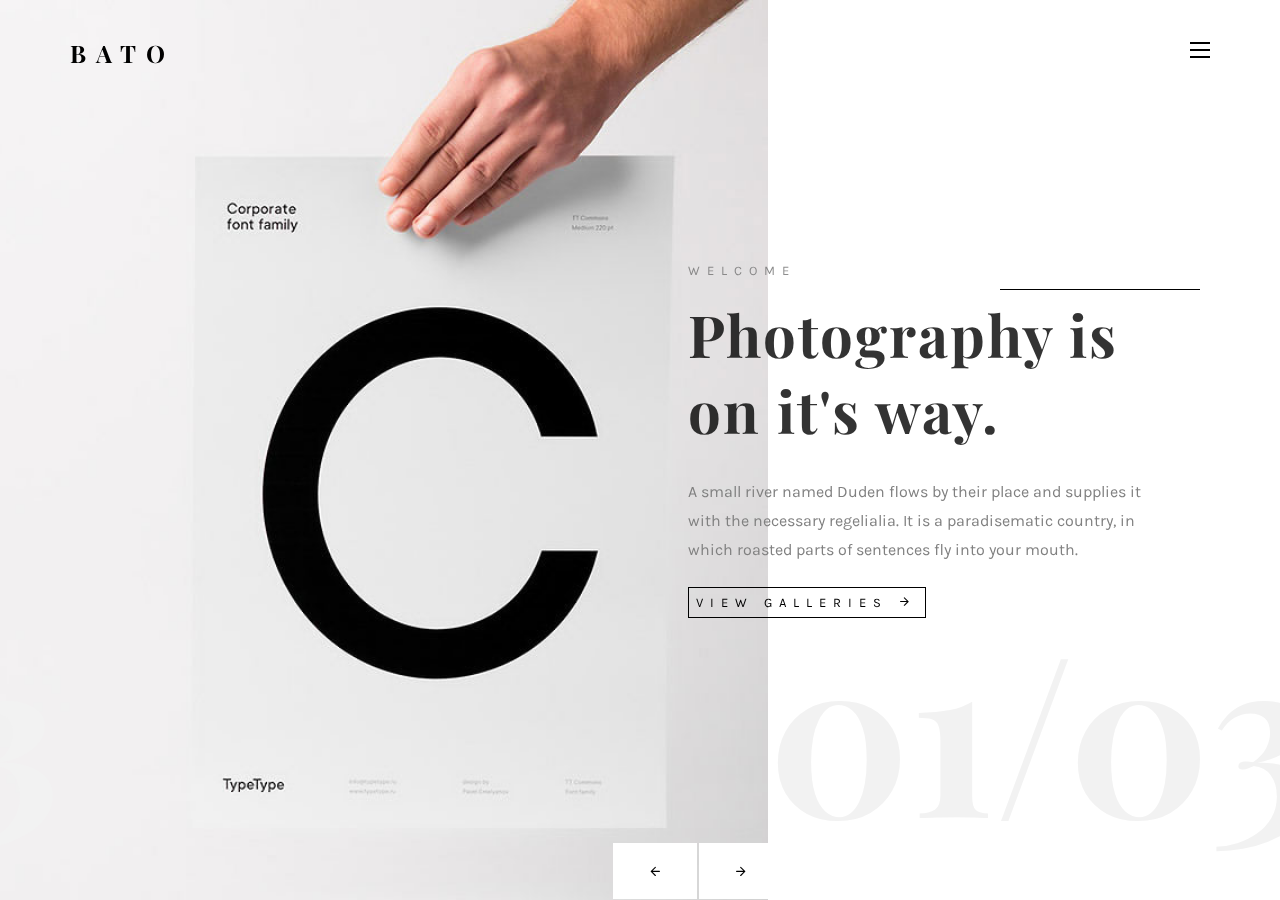
<file: bato/index.html>
<!DOCTYPE HTML>
<html>
	<head>
	<meta charset="utf-8">
	<meta http-equiv="X-UA-Compatible" content="IE=edge">
	<title>Bato Template</title>
	<meta name="viewport" content="width=device-width, initial-scale=1">
	<meta name="description" content="" />
	<meta name="keywords" content="" />
	<meta name="author" content="" />

  <!-- Facebook and Twitter integration -->
	<meta property="og:title" content=""/>
	<meta property="og:image" content=""/>
	<meta property="og:url" content=""/>
	<meta property="og:site_name" content=""/>
	<meta property="og:description" content=""/>
	<meta name="twitter:title" content="" />
	<meta name="twitter:image" content="" />
	<meta name="twitter:url" content="" />
	<meta name="twitter:card" content="" />

	<!-- Place favicon.ico and apple-touch-icon.png in the root directory -->
	<link rel="shortcut icon" href="favicon.ico">

	<link href="https://fonts.googleapis.com/css?family=Karla:400,700" rel="stylesheet">
	<link href="https://fonts.googleapis.com/css?family=Playfair+Display:400,400i,700" rel="stylesheet">
	
	<!-- Animate.css -->
	<link rel="stylesheet" href="css/animate.css">
	<!-- Icomoon Icon Fonts-->
	<link rel="stylesheet" href="css/icomoon.css">
	<!-- Bootstrap  -->
	<link rel="stylesheet" href="css/bootstrap.css">
	<!-- Owl Carousel -->
	<link rel="stylesheet" href="css/owl.carousel.min.css">
	<link rel="stylesheet" href="css/owl.theme.default.min.css">
	<!-- Magnific Popup -->
	<link rel="stylesheet" href="css/magnific-popup.css">

	<link rel="stylesheet" href="css/style.css">


	<!-- Modernizr JS -->
	<script src="js/modernizr-2.6.2.min.js"></script>
	<!-- FOR IE9 below -->
	<!--[if lt IE 9]>
	<script src="js/respond.min.js"></script>
	<![endif]-->

	</head>
	<body>

	<nav id="colorlib-main-nav" role="navigation">
		<a href="#" class="js-colorlib-nav-toggle colorlib-nav-toggle active"><i></i></a>
		<div class="js-fullheight colorlib-table">
			<div class="colorlib-table-cell js-fullheight">
				<div class="row">
					<div class="col-md-12">
						<div class="form-group">
							<input type="text" class="form-control" id="search" placeholder="Enter any key to search...">
							<button type="submit" class="btn btn-primary"><i class="icon-search3"></i></button>
						</div>
					</div>
				</div>
				<div class="row">
					<div class="col-md-12">
						<ul>
							<li class="active"><a href="index.html">Home</a></li>
							<li><a href="work.html">Work</a></li>
							<li><a href="blog.html">Blog</a></li>
							<li><a href="about.html">About</a></li>
							<li><a href="contact.html">Contact</a></li>
						</ul>
					</div>
				</div>
				<div class="row">
					<div class="col-md-12">
						<h2 class="head-title">Gallery</h2>
						<a href="images/work-1.jpg" class="gallery image-popup-link text-center" style="background-image: url(images/work-1.jpg);">
							<span><i class="icon-search3"></i></span>
						</a>
						<a href="images/work-2.jpg" class="gallery image-popup-link text-center" style="background-image: url(images/work-2.jpg);">
							<span><i class="icon-search3"></i></span>
						</a>
						<a href="images/work-3.jpg" class="gallery image-popup-link text-center" style="background-image: url(images/work-3.jpg);">
							<span><i class="icon-search3"></i></span>
						</a>
						<a href="images/work-4.jpg" class="gallery image-popup-link text-center" style="background-image: url(images/work-4.jpg);">
							<span><i class="icon-search3"></i></span>
						</a>
					</div>
				</div>
			</div>
		</div>
	</nav>
	
	<div id="colorlib-page">
		<header>
			<div class="container">
				<div class="row">
					<div class="col-md-12">
						<div class="colorlib-navbar-brand">
							<a class="colorlib-logo" href="index.html">Bato</a>
						</div>
						<a href="#" class="js-colorlib-nav-toggle colorlib-nav-toggle"><i></i></a>
					</div>
				</div>
			</div>
		</header>
		<div id="colorlib-hero" class="js-fullheight">
			<div class="owl-carousel">
				<div class="item">
					<div class="hero-flex js-fullheight">
						<div class="col-three-forth">
							<div class="hero-img js-fullheight" style="background-image: url(images/img_bg_1.jpg);"></div>
						</div>
						<div class="col-one-forth js-fullheight">
							<div class="display-t js-fullheight">
								<div class="display-tc js-fullheight">
									<h2 class="number">01/03</h2>
									<div class="text-inner">
										<div class="desc">
											<span class="tag">Welcome</span>
											<h2>Photography is on it's way.</h2>
											<p>A small river named Duden flows by their place and supplies it with the necessary regelialia. It is a paradisematic country, in which roasted parts of sentences fly into your mouth.</p>
											<p><a href="work.html" class="btn-view">View Galleries <i class="icon-arrow-right3"></i></a></p>
										</div>
									</div>
								</div>
							</div>
						</div>
					</div>
				</div>
				<div class="item">
					<div class="hero-flex js-fullheight">
						<div class="col-three-forth">
							<div class="hero-img js-fullheight" style="background-image: url(images/img_bg_2.jpg);"></div>
						</div>
						<div class="col-one-forth js-fullheight">
							<div class="display-t js-fullheight">
								<div class="display-tc js-fullheight">
									<h2 class="number">02/03</h2>
									<div class="text-inner">
										<div class="desc">
											<span class="tag">Photography</span>
											<h2>Capture interesting things.</h2>
											<p>A small river named Duden flows by their place and supplies it with the necessary regelialia. It is a paradisematic country, in which roasted parts of sentences fly into your mouth.</p>
											<p><a href="work.html" class="btn-view">View Galleries <i class="icon-arrow-right3"></i></a></p>
										</div>
									</div>
								</div>
							</div>
						</div>
					</div>
				</div>
				<div class="item">
					<div class="hero-flex js-fullheight">
						<div class="col-three-forth">
							<div class="hero-img js-fullheight" style="background-image: url(images/img_bg_3.jpg);"></div>
						</div>
						<div class="col-one-forth js-fullheight">
							<h2 class="number">03/03</h2>
							<div class="display-t js-fullheight">
								<div class="display-tc js-fullheight">
									<div class="text-inner">
										<div class="desc">
											<span class="tag">Discover</span>
											<h2>Discover New Things</h2>
											<p>A small river named Duden flows by their place and supplies it with the necessary regelialia. It is a paradisematic country, in which roasted parts of sentences fly into your mouth.</p>
											<p><a href="work.html" class="btn-view">View Galleries <i class="icon-arrow-right3"></i></a></p>
										</div>
									</div>
								</div>
							</div>
						</div>
					</div>
				</div>
			</div>
		</div>
	
	</div>

	<!-- jQuery -->
	<script src="js/jquery.min.js"></script>
	<!-- jQuery Easing -->
	<script src="js/jquery.easing.1.3.js"></script>
	<!-- Bootstrap -->
	<script src="js/bootstrap.min.js"></script>
	<!-- Waypoints -->
	<script src="js/jquery.waypoints.min.js"></script>
	<!-- Owl Carousel -->
	<script src="js/owl.carousel.min.js"></script>
	<!-- Magnific Popup -->
	<script src="js/jquery.magnific-popup.min.js"></script>
	<script src="js/magnific-popup-options.js"></script>

	<!-- Main JS (Do not remove) -->
	<script src="js/main.js"></script>

	</body>
</html>
</file>
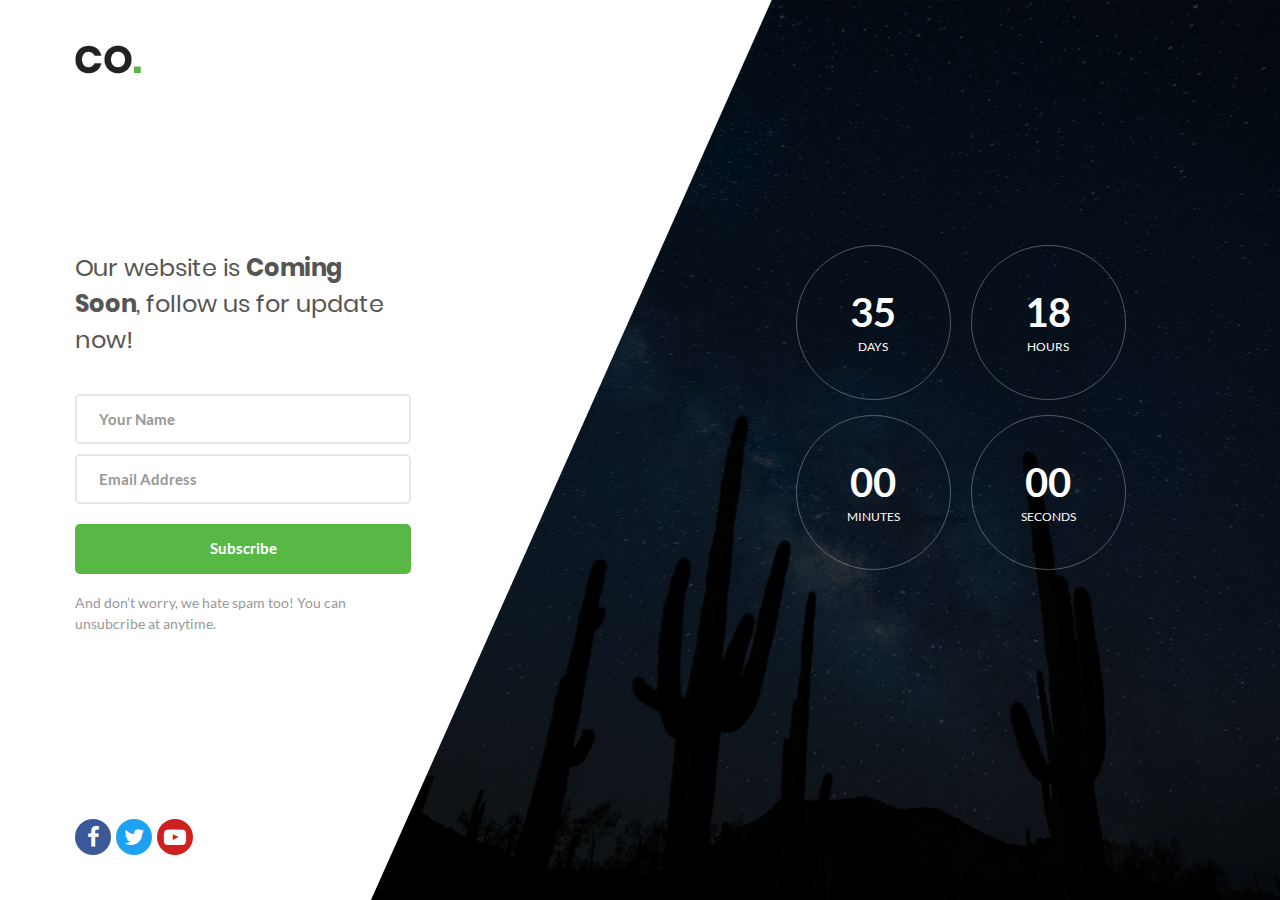
<file: comingsoon_01/index.html>
<!DOCTYPE html>
<html lang="en">
<head>
	<title>Coming Soon 1</title>
	<meta charset="UTF-8">
	<meta name="viewport" content="width=device-width, initial-scale=1">
<!--===============================================================================================-->	
	<link rel="icon" type="image/png" href="images/icons/favicon.ico"/>
<!--===============================================================================================-->
	<link rel="stylesheet" type="text/css" href="vendor/bootstrap/css/bootstrap.min.css">
<!--===============================================================================================-->
	<link rel="stylesheet" type="text/css" href="fonts/font-awesome-4.7.0/css/font-awesome.min.css">
<!--===============================================================================================-->
	<link rel="stylesheet" type="text/css" href="vendor/animate/animate.css">
<!--===============================================================================================-->
	<link rel="stylesheet" type="text/css" href="vendor/select2/select2.min.css">
<!--===============================================================================================-->
	<link rel="stylesheet" type="text/css" href="css/util.css">
	<link rel="stylesheet" type="text/css" href="css/main.css">
<!--===============================================================================================-->
</head>
<body>
	
	
	<div class="size1 bg0 where1-parent">
		<!-- Coutdown -->
		<div class="flex-c-m bg-img1 size2 where1 overlay1 where2 respon2" style="background-image: url('images/bg01.jpg');">
			<div class="wsize2 flex-w flex-c-m cd100 js-tilt">
				<div class="flex-col-c-m size6 bor2 m-l-10 m-r-10 m-t-15">
					<span class="l2-txt1 p-b-9 days">35</span>
					<span class="s2-txt4">Days</span>
				</div>

				<div class="flex-col-c-m size6 bor2 m-l-10 m-r-10 m-t-15">
					<span class="l2-txt1 p-b-9 hours">17</span>
					<span class="s2-txt4">Hours</span>
				</div>

				<div class="flex-col-c-m size6 bor2 m-l-10 m-r-10 m-t-15">
					<span class="l2-txt1 p-b-9 minutes">50</span>
					<span class="s2-txt4">Minutes</span>
				</div>

				<div class="flex-col-c-m size6 bor2 m-l-10 m-r-10 m-t-15">
					<span class="l2-txt1 p-b-9 seconds">39</span>
					<span class="s2-txt4">Seconds</span>
				</div>
			</div>
		</div>
		
		<!-- Form -->
		<div class="size3 flex-col-sb flex-w p-l-75 p-r-75 p-t-45 p-b-45 respon1">
			<div class="wrap-pic1">
				<img src="images/icons/logo.png" alt="LOGO">
			</div>

			<div class="p-t-50 p-b-60">
				<p class="m1-txt1 p-b-36">
					Our website is <span class="m1-txt2">Coming Soon</span>, follow us for update now!
				</p>

				<form class="contact100-form validate-form">
					<div class="wrap-input100 m-b-10 validate-input" data-validate = "Name is required">
						<input class="s2-txt1 placeholder0 input100" type="text" name="name" placeholder="Your Name">
						<span class="focus-input100"></span>
					</div>

					<div class="wrap-input100 m-b-20 validate-input" data-validate = "Email is required: ex@abc.xyz">
						<input class="s2-txt1 placeholder0 input100" type="text" name="email" placeholder="Email Address">
						<span class="focus-input100"></span>
					</div>

					<div class="w-full">
						<button class="flex-c-m s2-txt2 size4 bg1 bor1 hov1 trans-04">
							Subscribe
						</button>
					</div>
				</form>

				<p class="s2-txt3 p-t-18">
					And don’t worry, we hate spam too! You can unsubcribe at anytime.
				</p>
			</div>

			<div class="flex-w">
				<a href="#" class="flex-c-m size5 bg3 how1 trans-04 m-r-5">
					<i class="fa fa-facebook"></i>
				</a>

				<a href="#" class="flex-c-m size5 bg4 how1 trans-04 m-r-5">
					<i class="fa fa-twitter"></i>
				</a>

				<a href="#" class="flex-c-m size5 bg5 how1 trans-04 m-r-5">
					<i class="fa fa-youtube-play"></i>
				</a>
			</div>
		</div>
	</div>



	

<!--===============================================================================================-->	
	<script src="vendor/jquery/jquery-3.2.1.min.js"></script>
<!--===============================================================================================-->
	<script src="vendor/bootstrap/js/popper.js"></script>
	<script src="vendor/bootstrap/js/bootstrap.min.js"></script>
<!--===============================================================================================-->
	<script src="vendor/select2/select2.min.js"></script>
<!--===============================================================================================-->
	<script src="vendor/countdowntime/moment.min.js"></script>
	<script src="vendor/countdowntime/moment-timezone.min.js"></script>
	<script src="vendor/countdowntime/moment-timezone-with-data.min.js"></script>
	<script src="vendor/countdowntime/countdowntime.js"></script>
	<script>
		$('.cd100').countdown100({
			/*Set Endtime here*/
			/*Endtime must be > current time*/
			endtimeYear: 0,
			endtimeMonth: 0,
			endtimeDate: 35,
			endtimeHours: 18,
			endtimeMinutes: 0,
			endtimeSeconds: 0,
			timeZone: "" 
			// ex:  timeZone: "America/New_York"
			//go to " http://momentjs.com/timezone/ " to get timezone
		});
	</script>
<!--===============================================================================================-->
	<script src="vendor/tilt/tilt.jquery.min.js"></script>
	<script >
		$('.js-tilt').tilt({
			scale: 1.1
		})
	</script>
<!--===============================================================================================-->
	<script src="js/main.js"></script>

</body>
</html>
</file>
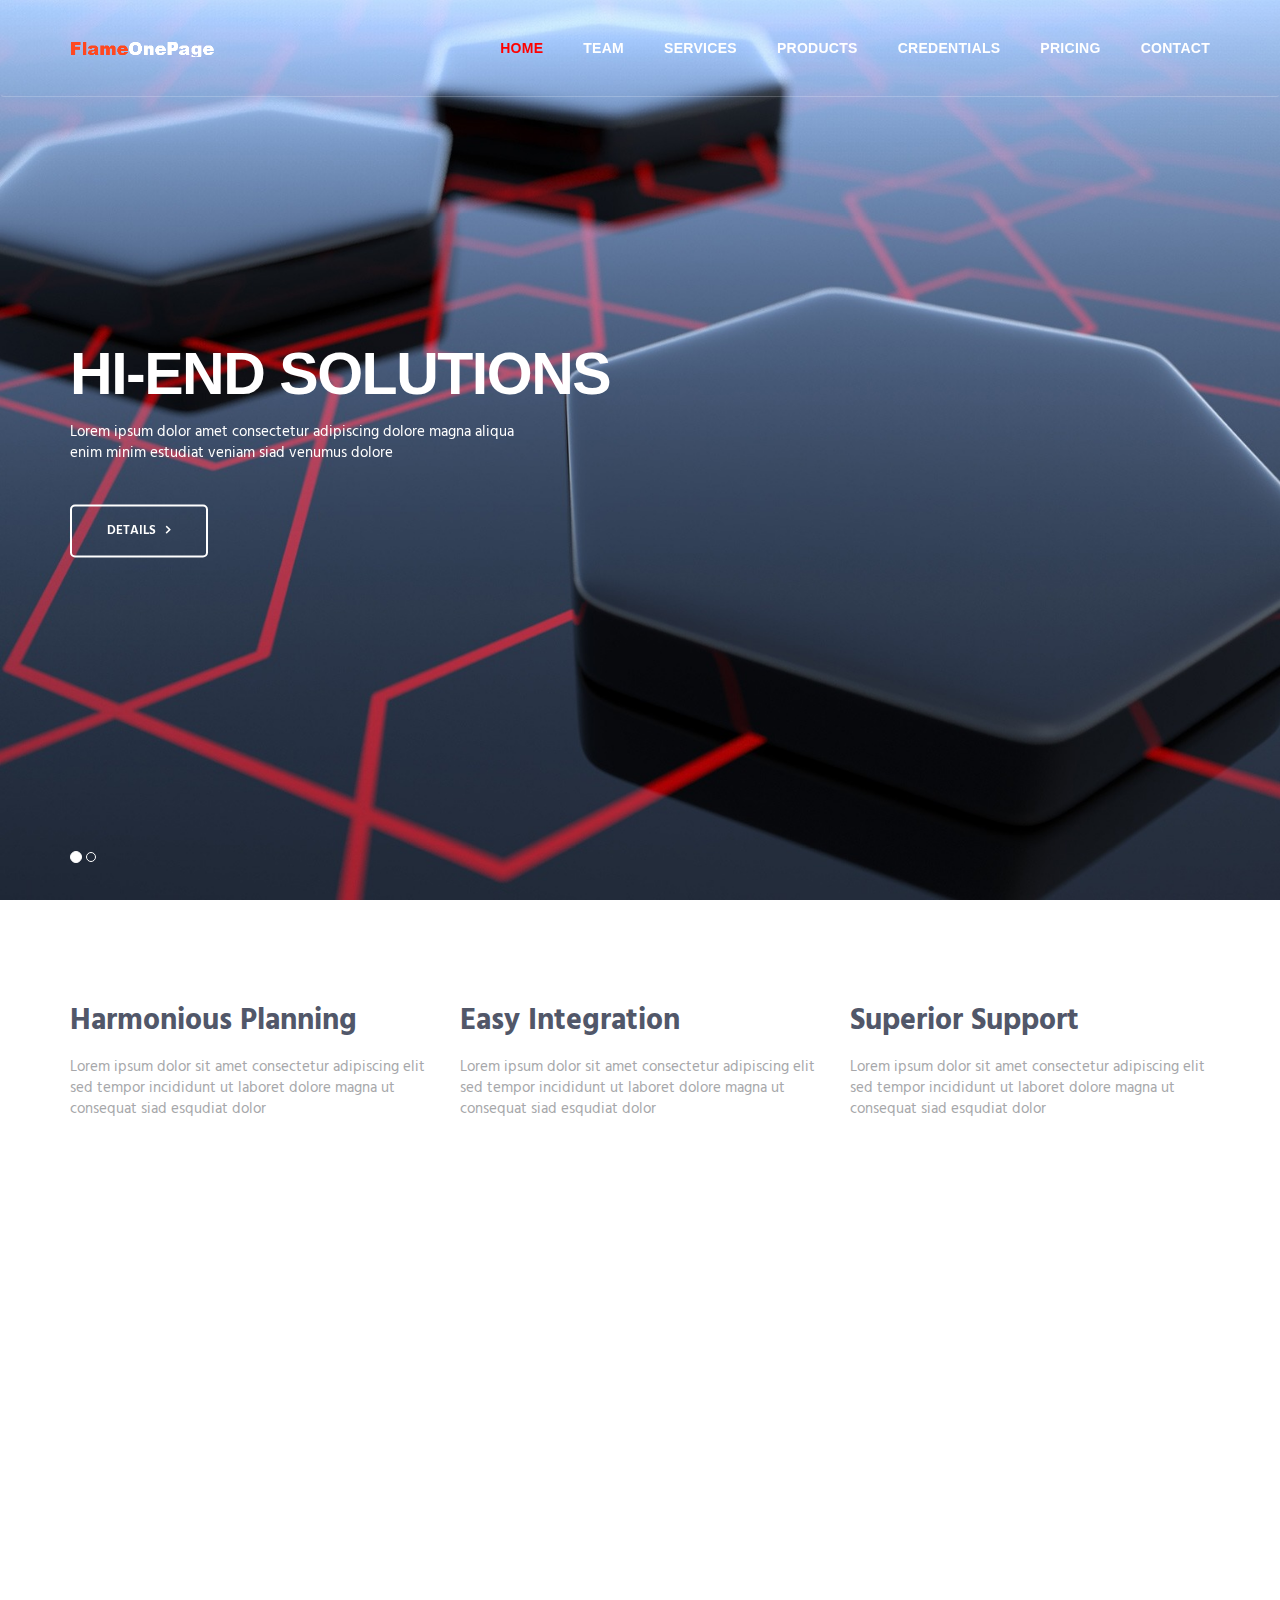
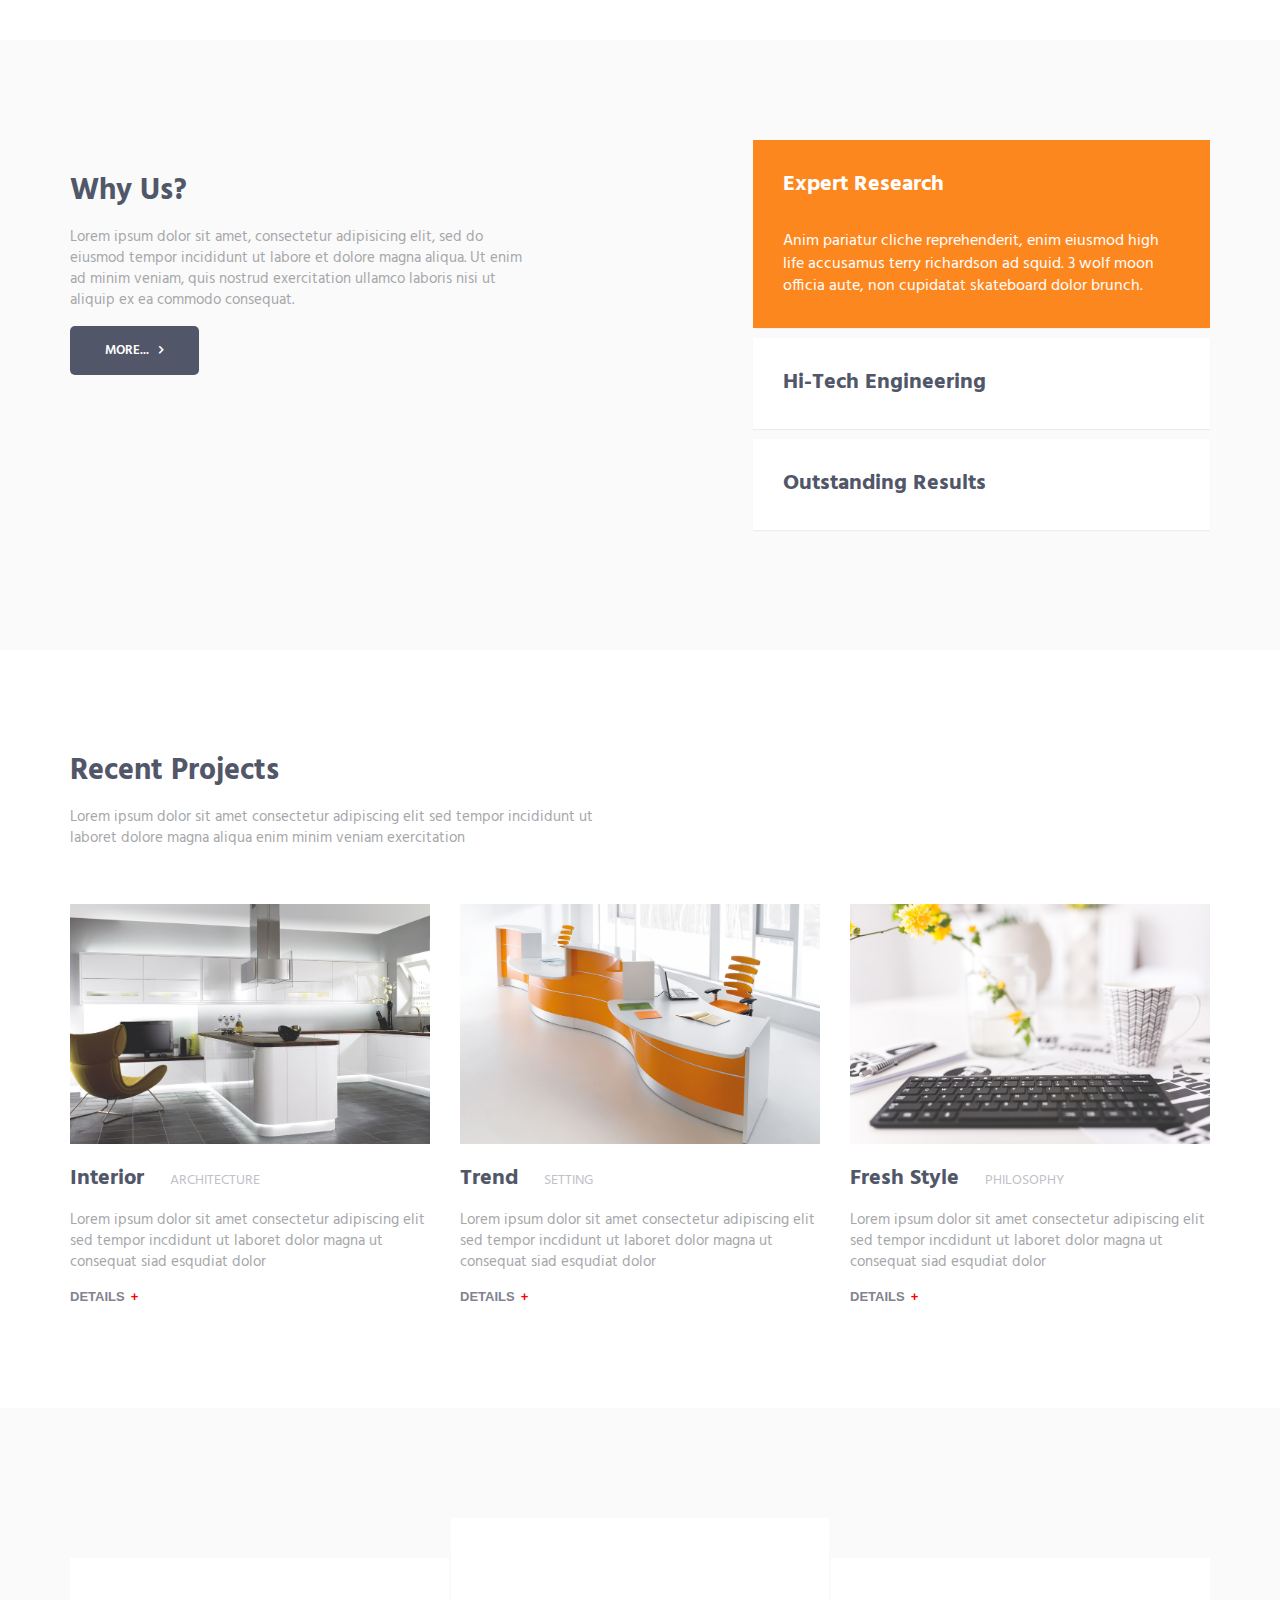
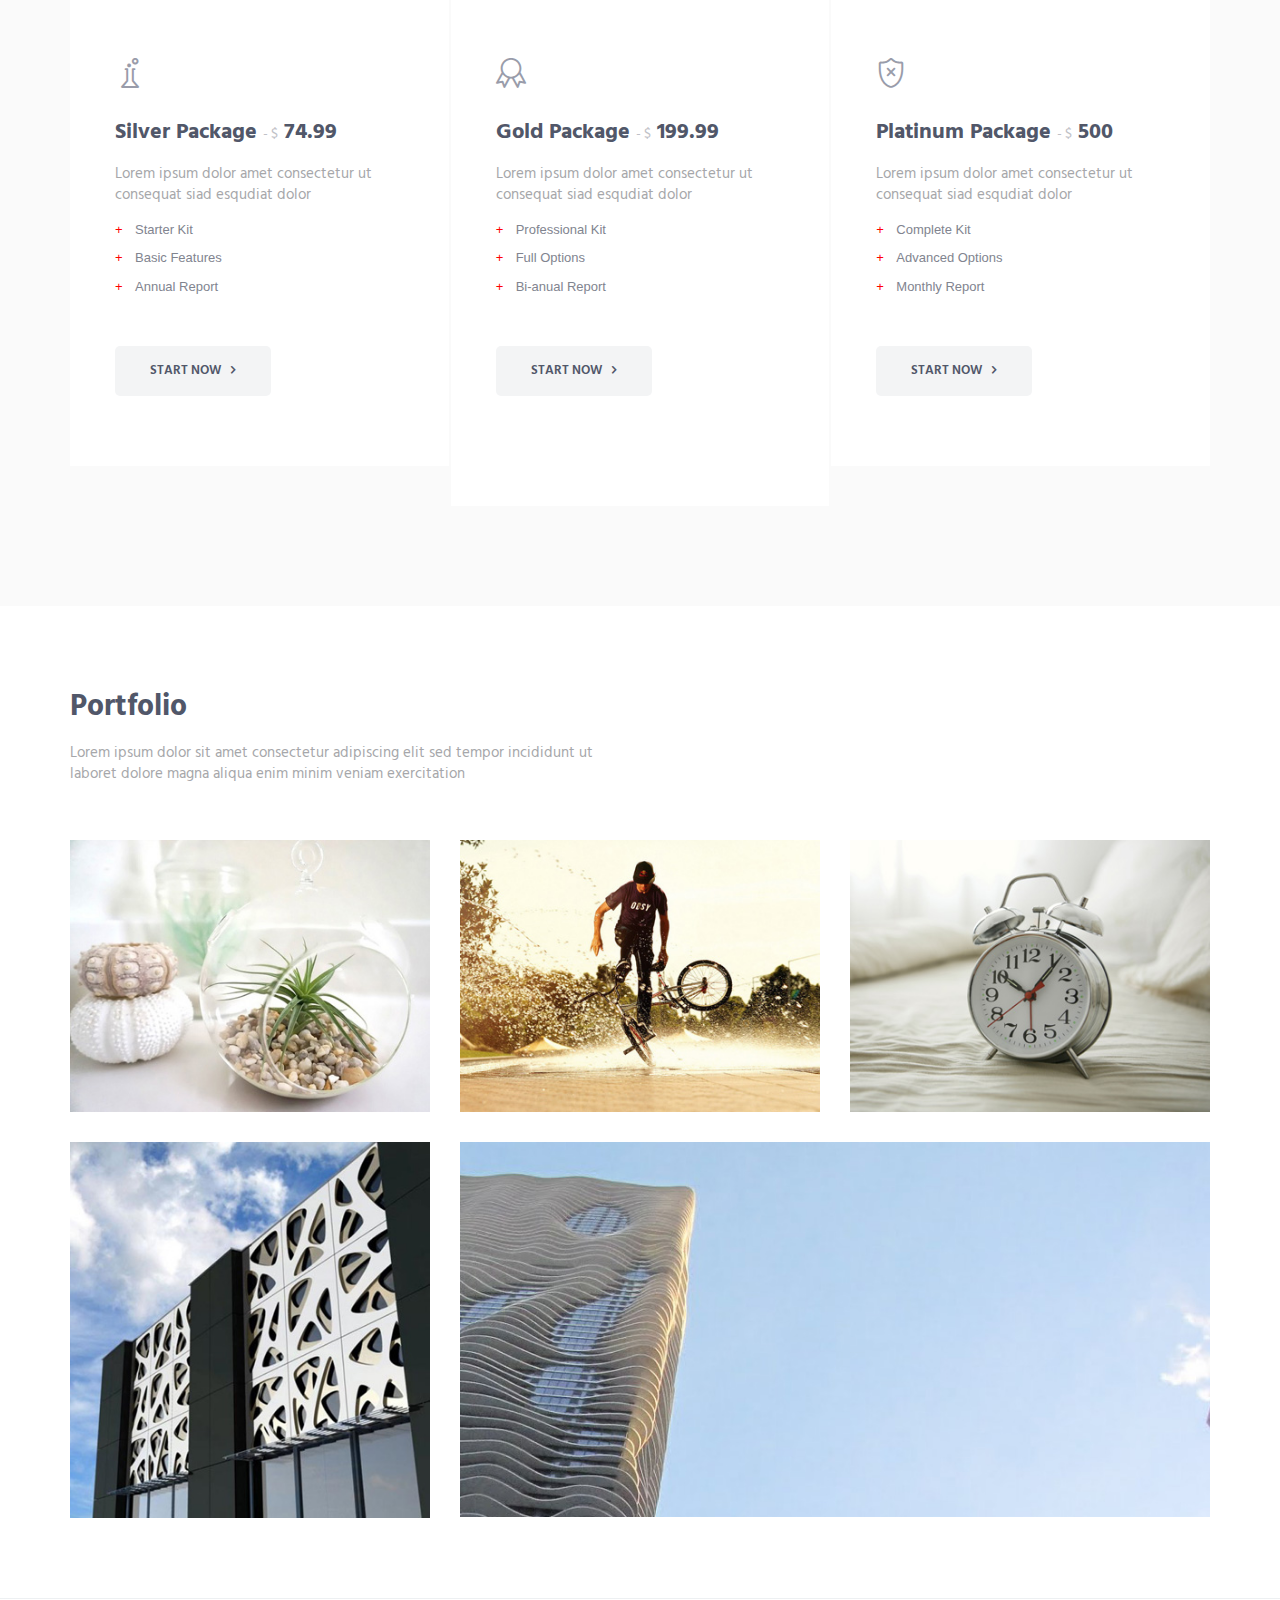
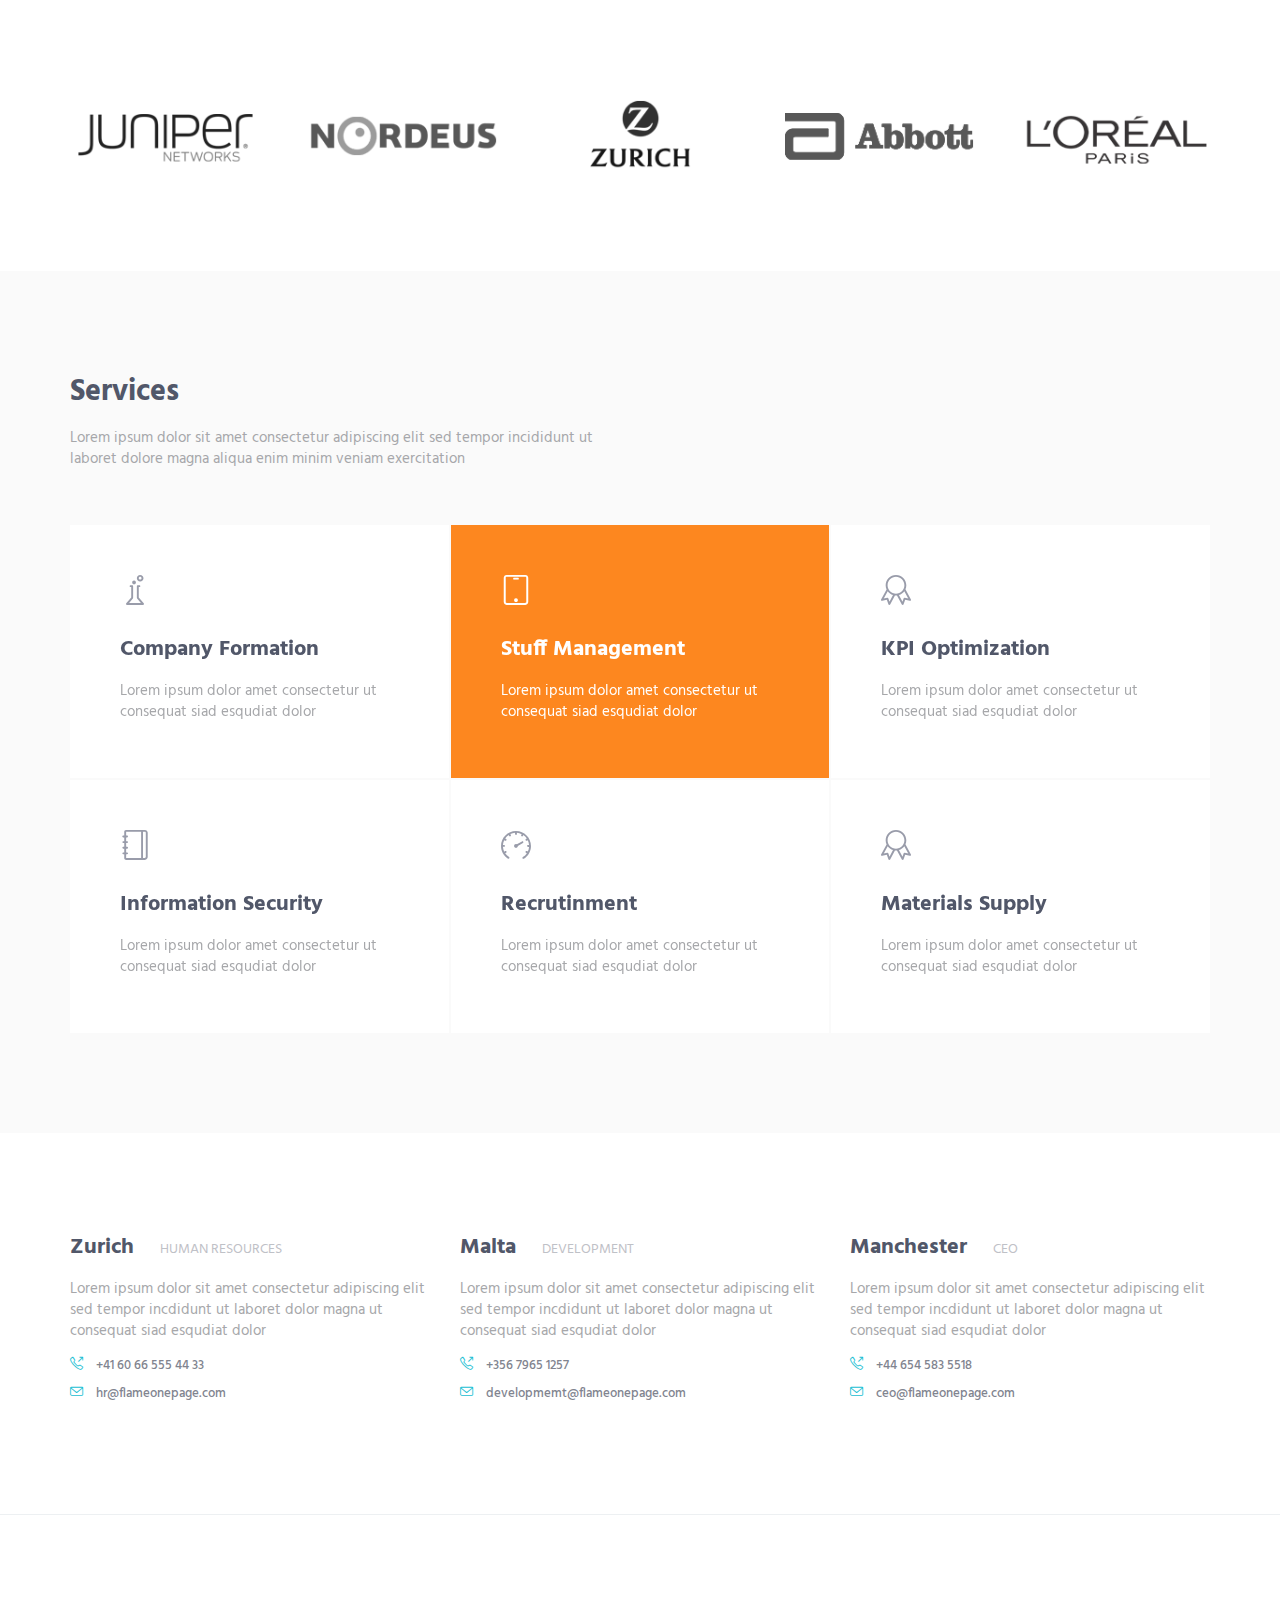
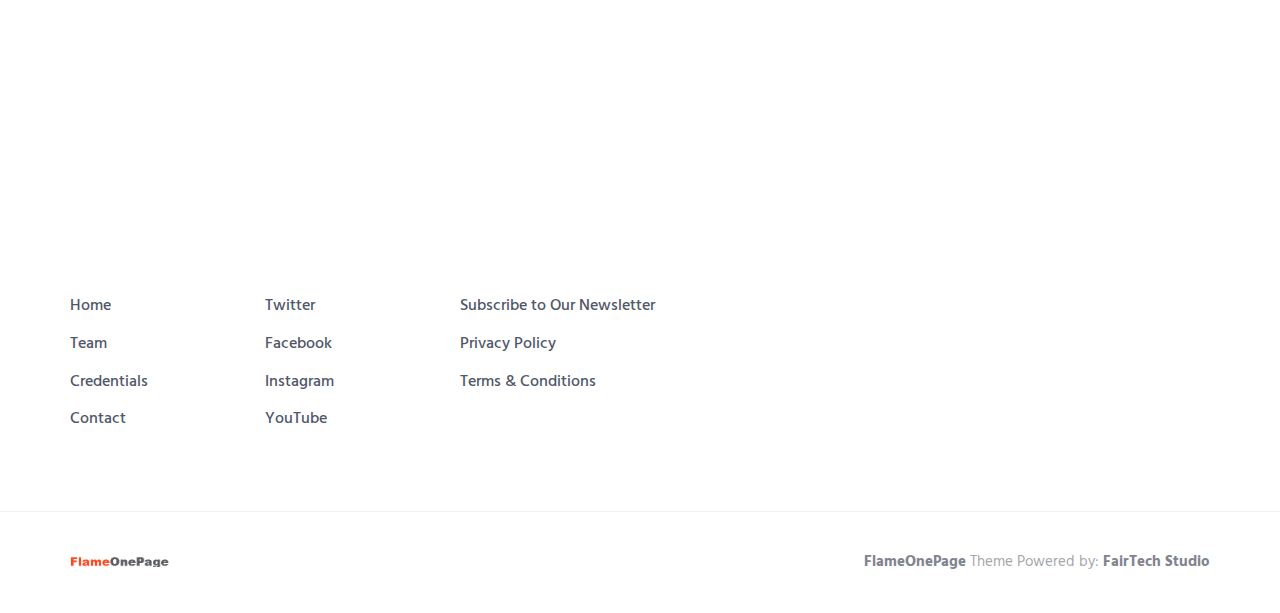
<file: flameonepage/index.html>
<!DOCTYPE html>

<html lang="en" class="no-js">
   
    <head>
        <meta charset="utf-8"/>
        <title>FlameOnePage Free Template by FairTech</title>
        <meta http-equiv="X-UA-Compatible" content="IE=edge">
        <meta content="width=device-width, initial-scale=1" name="viewport"/>
        <meta content="FlameOnePage freebie theme for web startups by FairTech SEO." name="description"/>
        <meta content="FairTech" name="author"/>
        <link href="http://fonts.googleapis.com/css?family=Hind:300,400,500,600,700" rel="stylesheet" type="text/css">
		<link href="//netdna.bootstrapcdn.com/font-awesome/4.0.3/css/font-awesome.css" rel="stylesheet">
        <link href="vendor/simple-line-icons/simple-line-icons.min.css" rel="stylesheet" type="text/css"/>
        <link href="vendor/bootstrap/css/bootstrap.min.css" rel="stylesheet" type="text/css"/>
        <link href="css/animate.css" rel="stylesheet">
        <link href="vendor/swiper/css/swiper.min.css" rel="stylesheet" type="text/css"/>
        <link href="css/layout.min.css" rel="stylesheet" type="text/css"/>
        <link rel="shortcut icon" href="favicon.ico"/>
    </head>
   
  
    <body id="body" data-spy="scroll" data-target=".header">

          <header class="header navbar-fixed-top">
              <nav class="navbar" role="navigation">
                <div class="container">
                      <div class="menu-container js_nav-item">
                        <button type="button" class="navbar-toggle" data-toggle="collapse" data-target=".nav-collapse">
                            <span class="sr-only">Toggle navigation</span>
                            <span class="toggle-icon"></span>
                        </button>

                          <div class="logo">
                            <a class="logo-wrap" href="#body">
                                <img class="logo-img logo-img-main" src="img/logo.png" alt="FlameOnePage Logo">
                                <img class="logo-img logo-img-active" src="img/logo-dark.png" alt="FlameOnePage Dark Logo">
                            </a>
                        </div>
                    </div>

                    <div class="collapse navbar-collapse nav-collapse">
					
					<!--div class="language-switcher">
					  <ul class="nav-lang">
                        <li><a class="active" href="#">EN</a></li>
					    <li><a href="#">DE</a></li>
						<li><a href="#">FR</a></li>
					  </ul>
					</div---> 
					
                        <div class="menu-container">
                            <ul class="nav navbar-nav navbar-nav-right">
                                <li class="js_nav-item nav-item"><a class="nav-item-child nav-item-hover" href="#body">Home</a></li>
                                <li class="js_nav-item nav-item"><a class="nav-item-child nav-item-hover" href="#about">Team</a></li>
								<li class="js_nav-item nav-item"><a class="nav-item-child nav-item-hover" href="#services">Services</a></li>
                                <li class="js_nav-item nav-item"><a class="nav-item-child nav-item-hover" href="#products">Products</a></li>
								<li class="js_nav-item nav-item"><a class="nav-item-child nav-item-hover" href="#work">Credentials</a></li>
                                <li class="js_nav-item nav-item"><a class="nav-item-child nav-item-hover" href="#pricing">Pricing</a></li>
                                <li class="js_nav-item nav-item"><a class="nav-item-child nav-item-hover" href="#contact">Contact</a></li>
                            </ul>
                        </div>
                    </div>
                </div>
            </nav>
			</header>
       
        <div id="carousel-example-generic" class="carousel slide" data-ride="carousel">
            <div class="container">
                <ol class="carousel-indicators">
                    <li data-target="#carousel-example-generic" data-slide-to="0" class="active"></li>
                    <li data-target="#carousel-example-generic" data-slide-to="1"></li>
                </ol>
            </div>

            <div class="carousel-inner" role="listbox">
                <div class="item active">
                    <img class="img-responsive" src="img/1920x1080/01.jpg" alt="Slider Image">
                    <div class="container">
                        <div class="carousel-centered">
                            <div class="margin-b-40">
                                <h1 class="carousel-title">Hi-End Solutions</h1>
                                <p class="color-white">Lorem ipsum dolor amet consectetur adipiscing dolore magna aliqua <br/> enim minim estudiat veniam siad venumus dolore</p>
                            </div>
                            <a href="#" class="btn-theme btn-theme-sm btn-white-brd text-uppercase">Details</a>
                        </div>
                    </div>
                </div>
                <div class="item">
                    <img class="img-responsive" src="img/1920x1080/02.jpg" alt="Slider Image">
                    <div class="container">
                        <div class="carousel-centered">
                            <div class="margin-b-40">
                                <h2 class="carousel-title">Personal Approach</h2>
                                <p class="color-white">Lorem ipsum dolor amet consectetur adipiscing dolore magna aliqua <br/> enim minim estudiat veniam siad venumus dolore</p>
                            </div>
                            <a href="#" class="btn-theme btn-theme-sm btn-white-brd text-uppercase">Take a Tour</a>
                        </div>
                    </div>
                </div>
            </div>
        </div>
        <!--========== SLIDER ==========-->

        <!--========== PAGE LAYOUT ==========-->
        <!-- About -->
        <div id="about">
            <div class="content-lg container">
                <!-- Masonry Grid -->
                <div class="masonry-grid row">
                    <div class="masonry-grid-sizer col-xs-6 col-sm-6 col-md-1"></div>
                    <div class="masonry-grid-item col-xs-12 col-sm-6 col-md-4 sm-margin-b-30">
                        <div class="margin-b-60">
                            <h2>Harmonious Planning</h2>
                            <p>Lorem ipsum dolor sit amet consectetur adipiscing elit sed tempor incididunt ut laboret dolore magna ut consequat siad esqudiat dolor</p>
                        </div>
                        <img class="full-width img-responsive wow fadeInUp" src="img/500x500/01.jpg" alt="Portfolio Image" data-wow-duration=".3" data-wow-delay=".2s">
                    </div>
                    <div class="masonry-grid-item col-xs-12 col-sm-6 col-md-4">
                        <div class="margin-b-60">
                          <h2>Easy Integration</h2>
                          <p>Lorem ipsum dolor sit amet consectetur adipiscing elit sed tempor incididunt ut laboret dolore magna ut consequat siad esqudiat dolor</p>  
                        </div>
						 <img class="full-width img-responsive wow fadeInUp" src="img/500x500/02.jpg" alt="Portfolio Image" data-wow-duration=".3" data-wow-delay=".3s">
                    </div>
                    <div class="masonry-grid-item col-xs-12 col-sm-6 col-md-4">
                        <div class="margin-t-60 margin-b-60">
                            <h2>Superior Support</h2>
                            <p>Lorem ipsum dolor sit amet consectetur adipiscing elit sed tempor incididunt ut laboret dolore magna ut consequat siad esqudiat dolor</p>
                        </div>
                        <img class="full-width img-responsive wow fadeInUp" src="img/500x500/03.jpg" alt="Portfolio Image" data-wow-duration=".3" data-wow-delay=".4s">
                    </div>
				</div>
                <!-- End Masonry Grid -->
            </div>
            
            <div class="bg-color-sky-light">
                <div class="content-lg container">
                    <div class="row">
                        <div class="col-md-5 col-sm-5 md-margin-b-60">
                            <div class="margin-t-50 margin-b-30">
                                <h2>Why Us?</h2>
                                <p>Lorem ipsum dolor sit amet, consectetur adipisicing elit, sed do eiusmod tempor incididunt ut labore et dolore magna aliqua. Ut enim ad minim veniam, quis nostrud exercitation ullamco laboris nisi ut aliquip ex ea commodo consequat.</p>
                            </div>
                            <a href="#" class="btn-theme btn-theme-sm btn-white-bg text-uppercase">More...</a>
                        </div>
                        <div class="col-md-5 col-sm-7 col-md-offset-2">
                            <!-- Accordion -->
                            <div class="accordion">
                                <div class="panel-group" id="accordion" role="tablist" aria-multiselectable="true">
                                    <div class="panel panel-default">
                                        <div class="panel-heading" role="tab" id="headingOne">
                                            <h4 class="panel-title">
                                                <a class="panel-title-child" role="button" data-toggle="collapse" data-parent="#accordion" href="#collapseOne" aria-expanded="true" aria-controls="collapseOne">
                                                    Expert Research
                                                </a>
                                            </h4>
                                        </div>
                                        <div id="collapseOne" class="panel-collapse collapse in" role="tabpanel" aria-labelledby="headingOne">
                                            <div class="panel-body">
                                                Anim pariatur cliche reprehenderit, enim eiusmod high life accusamus terry richardson ad squid. 3 wolf moon officia aute, non cupidatat skateboard dolor brunch.
                                            </div>
                                        </div>
                                    </div>
                                    <div class="panel panel-default">
                                        <div class="panel-heading" role="tab" id="headingTwo">
                                            <h4 class="panel-title">
                                                <a class="collapsed panel-title-child" role="button" data-toggle="collapse" data-parent="#accordion" href="#collapseTwo" aria-expanded="false" aria-controls="collapseTwo">
                                                    Hi-Tech Engineering
                                                </a>
                                            </h4>
                                        </div>
                                        <div id="collapseTwo" class="panel-collapse collapse" role="tabpanel" aria-labelledby="headingTwo">
                                            <div class="panel-body">
                                                Anim pariatur cliche reprehenderit, enim eiusmod high life accusamus terry richardson ad squid. 3 wolf moon officia aute, non cupidatat skateboard dolor brunch.
                                            </div>
                                        </div>
                                    </div>
                                    <div class="panel panel-default">
                                        <div class="panel-heading" role="tab" id="headingThree">
                                            <h4 class="panel-title">
                                                <a class="collapsed panel-title-child" role="button" data-toggle="collapse" data-parent="#accordion" href="#collapseThree" aria-expanded="false" aria-controls="collapseThree">
                                                    Outstanding Results
                                                </a>
                                            </h4>
                                        </div>
                                        <div id="collapseThree" class="panel-collapse collapse" role="tabpanel" aria-labelledby="headingThree">
                                            <div class="panel-body">
                                                Anim pariatur cliche reprehenderit, enim eiusmod high life accusamus terry richardson ad squid. 3 wolf moon officia aute, non cupidatat skateboard dolor brunch.
                                            </div>
                                        </div>
                                    </div>
                                </div>
                            </div>
                            <!-- End Accodrion -->
                        </div>
                    </div>
                    <!--// end row -->
                </div>
            </div>
        </div>
        <!-- End About -->

        <!-- Latest Products -->
        <div id="products">
            <div class="content-lg container">
                <div class="row margin-b-40">
                    <div class="col-sm-6">
                        <h2>Recent Projects</h2>
                        <p>Lorem ipsum dolor sit amet consectetur adipiscing elit sed tempor incididunt ut laboret dolore magna aliqua enim minim veniam exercitation</p>
                    </div>
                </div>
                <!--// end row -->

                <div class="row">
                    <!-- Latest Products -->
                    <div class="col-sm-4 sm-margin-b-50">
                        <div class="margin-b-20">
                            <img class="img-responsive" src="img/970x647/01.jpg" alt="Latest Products Image">
                        </div>
                        <h4><a href="#">Interior</a> <span class="text-uppercase margin-l-20">Architecture</span></h4>
                        <p>Lorem ipsum dolor sit amet consectetur adipiscing elit sed tempor incdidunt ut laboret dolor magna ut consequat siad esqudiat dolor</p>
                        <a class="link" href="#">Details</a>
                    </div>
                    <!-- End Latest Products -->

                    <!-- Latest Products -->
                    <div class="col-sm-4 sm-margin-b-50">
                        <div class="margin-b-20">
                            <img class="img-responsive" src="img/970x647/02.jpg" alt="Latest Products Image">
                        </div>
                        <h4><a href="#">Trend</a> <span class="text-uppercase margin-l-20">Setting</span></h4>
                        <p>Lorem ipsum dolor sit amet consectetur adipiscing elit sed tempor incdidunt ut laboret dolor magna ut consequat siad esqudiat dolor</p>
                        <a class="link" href="#">Details</a>
                    </div>
                    <!-- End Latest Products -->

                    <!-- Latest Products -->
                    <div class="col-sm-4 sm-margin-b-50">
                        <div class="margin-b-20">
                            <img class="img-responsive" src="img/970x647/03.jpg" alt="Latest Products Image">
                        </div>
                        <h4><a href="#">Fresh Style</a> <span class="text-uppercase margin-l-20">Philosophy</span></h4>
                        <p>Lorem ipsum dolor sit amet consectetur adipiscing elit sed tempor incdidunt ut laboret dolor magna ut consequat siad esqudiat dolor</p>
                        <a class="link" href="#">Details</a>
                    </div>
                    <!-- End Latest Products -->
                </div>
                <!--// end row -->
            </div>
        </div>
        <!-- End Latest Products -->

        <!-- Pricing -->
        <div id="pricing">
            <div class="bg-color-sky-light">
                <div class="content-lg container">
                    <div class="row row-space-1">
                        <div class="col-sm-4 sm-margin-b-2">
                            <!-- Pricing -->
                            <div class="pricing">
                                <div class="margin-b-30">
                                    <i class="pricing-icon icon-chemistry"></i>
                                    <h3>Silver Package <span> - $</span> 74.99</h3>
                                    <p>Lorem ipsum dolor amet consectetur ut consequat siad esqudiat dolor</p>
                                </div>
                                <ul class="list-unstyled pricing-list margin-b-50">
                                    <li class="pricing-list-item">Starter Kit</li>
                                    <li class="pricing-list-item">Basic Features</li>
                                    <li class="pricing-list-item">Annual Report</li>
                                </ul>
                                <a href="pricing.html" class="btn-theme btn-theme-sm btn-default-bg text-uppercase">Start Now</a>
                            </div>
                            <!-- End Pricing -->
                        </div>
                        <div class="col-sm-4 sm-margin-b-2">
                            <!-- Pricing -->
                            <div class="pricing pricing-active">
                                <div class="margin-b-30">
                                    <i class="pricing-icon icon-badge"></i>
                                    <h3>Gold Package <span> - $</span> 199.99</h3>
                                    <p>Lorem ipsum dolor amet consectetur ut consequat siad esqudiat dolor</p>
                                </div>
                                <ul class="list-unstyled pricing-list margin-b-50">
                                    <li class="pricing-list-item">Professional Kit</li>
                                    <li class="pricing-list-item">Full Options</li>
                                    <li class="pricing-list-item">Bi-anual Report</li>
                                </ul>
                                <a href="pricing.html" class="btn-theme btn-theme-sm btn-default-bg text-uppercase">Start Now</a>
                            </div>
                            <!-- End Pricing -->
                        </div>
                        <div class="col-sm-4">
                            <!-- Pricing -->
                            <div class="pricing">
                                <div class="margin-b-30">
                                    <i class="pricing-icon icon-shield"></i>
                                    <h3>Platinum Package <span> - $</span> 500</h3>
                                    <p>Lorem ipsum dolor amet consectetur ut consequat siad esqudiat dolor</p>
                                </div>
                                <ul class="list-unstyled pricing-list margin-b-50">
                                    <li class="pricing-list-item">Complete Kit</li>
                                    <li class="pricing-list-item">Advanced Options</li>
                                    <li class="pricing-list-item">Monthly Report</li>
                                </ul>
                                <a href="pricing.html" class="btn-theme btn-theme-sm btn-default-bg text-uppercase">Start Now</a>
                            </div>
                            <!-- End Pricing -->
                        </div>
                    </div>
                    <!--// end row -->
                </div>
            </div>
        </div>
        <!-- End Pricing -->

        <!-- Work -->
        <div id="work">
            <div class="section-seperator">
                <div class="content-md container">
                    <div class="row margin-b-40">
                        <div class="col-sm-6">
                            <h2>Portfolio</h2>
                            <p>Lorem ipsum dolor sit amet consectetur adipiscing elit sed tempor incididunt ut laboret dolore magna aliqua enim minim veniam exercitation</p>
                        </div>
                    </div>
                    <!--// end row -->

                    <!-- Masonry Grid -->
                    <div class="masonry-grid row">


                        <div class="masonry-grid-item col-xs-12 col-sm-6 col-md-4 md-margin-b-30">
                            <!-- Work -->
                            <div class="work work-popup-trigger">
                                <div class="work-overlay">
                                    <img class="full-width img-responsive" src="img/397x300/01.jpg" alt="Portfolio Image">
                                </div>
                                <div class="work-popup-overlay">
                                    <div class="work-popup-content">
                                        <a href="javascript:void(0);" class="work-popup-close">Hide</a>
                                        <div class="margin-b-30">
                                            <h3 class="margin-b-5">Art Of Coding</h3>
                                            <span>Clean &amp; Minimalistic Design</span>
                                        </div>
                                        <div class="row">
                                            <div class="col-sm-8 work-popup-content-divider sm-margin-b-20">
                                                <div class="margin-t-10 sm-margin-t-0">
                                                    <p>Duis aute irure dolor in reprehenderit in voluptate velit esse cillum dolore eu fugiat nulla pariatur. Excepteur sint occaecat cupidatat non proident, sunt in culpa qui officia deserunt mollit anim id est laborum.</p>
                                                    <p>Lorem ipsum dolor sit amet, consectetur adipisicing elit, sed do eiusmod tempor incididunt ut labore et dolore magna aliqua. Ut enim ad minim veniam, quis nostrud.</p>
                                                    <ul class="list-inline work-popup-tag">
                                                        <li class="work-popup-tag-item"><a class="work-popup-tag-link" href="#">Strategy,</a></li>
                                                        <li class="work-popup-tag-item"><a class="work-popup-tag-link" href="#">Implementation,</a></li>
                                                        <li class="work-popup-tag-item"><a class="work-popup-tag-link" href="#">Credentials</a></li>
                                                    </ul>
                                                </div>
                                            </div>
                                            <div class="col-sm-4">
                                                <div class="margin-t-10 sm-margin-t-0">
                                                    <p class="margin-b-5"><strong>Project Manager:</strong> Boris Becker</p>
                                                    <p class="margin-b-5"><strong>Executive:</strong> Heike Macatsch</p>
                                                    <p class="margin-b-5"><strong>Architect:</strong> Oliver Pocher</p>
                                                    <p class="margin-b-5"><strong>Client:</strong> FairTech</p>
                                                </div>
                                            </div>
                                        </div>
                                    </div>
                                </div>
                            </div>
                            <!-- End Work -->
                        </div>
                        <div class="masonry-grid-item col-xs-12 col-sm-6 col-md-4 md-margin-b-30">
                            <!-- Work -->
                            <div class="work work-popup-trigger">
                                <div class="work-overlay">
                                    <img class="full-width img-responsive" src="img/397x300/02.jpg" alt="Portfolio Image">
                                </div>
                                <div class="work-popup-overlay">
                                    <div class="work-popup-content">
                                        <a href="javascript:void(0);" class="work-popup-close">Hide</a>
                                        <div class="margin-b-30">
                                            <h3 class="margin-b-5">Art Of Coding</h3>
                                            <span>Clean &amp; Minimalistic Design</span>
                                        </div>
                                        <div class="row">
                                            <div class="col-sm-8 work-popup-content-divider sm-margin-b-20">
                                                <div class="margin-t-10 sm-margin-t-0">
                                                    <p>Duis aute irure dolor in reprehenderit in voluptate velit esse cillum dolore eu fugiat nulla pariatur. Excepteur sint occaecat cupidatat non proident, sunt in culpa qui officia deserunt mollit anim id est laborum.</p>
                                                    <p>Lorem ipsum dolor sit amet, consectetur adipisicing elit, sed do eiusmod tempor incididunt ut labore et dolore magna aliqua. Ut enim ad minim veniam, quis nostrud.</p>
                                                    <ul class="list-inline work-popup-tag">
                                                        <li class="work-popup-tag-item"><a class="work-popup-tag-link" href="#">Strategy,</a></li>
                                                        <li class="work-popup-tag-item"><a class="work-popup-tag-link" href="#">Implementation,</a></li>
                                                        <li class="work-popup-tag-item"><a class="work-popup-tag-link" href="#">Credentials</a></li>
                                                    </ul>
                                                </div>
                                            </div>
                                            <div class="col-sm-4">
                                                <div class="margin-t-10 sm-margin-t-0">
                                                    <p class="margin-b-5"><strong>Project Manager:</strong> Boris Becker</p>
                                                    <p class="margin-b-5"><strong>Executive:</strong> Heike Macatsch</p>
                                                    <p class="margin-b-5"><strong>Architect:</strong> Oliver Pocher</p>
                                                    <p class="margin-b-5"><strong>Client:</strong> Keenthemes</p>
                                                </div>
                                            </div>
                                        </div>
                                    </div>
                                </div>
                            </div>
                            <!-- End Work -->
                        </div>
                        <div class="masonry-grid-item col-xs-12 col-sm-6 col-md-4">
                            <!-- Work -->
                            <div class="work work-popup-trigger">
                                <div class="work-overlay">
                                    <img class="full-width img-responsive" src="img/397x300/03.jpg" alt="Portfolio Image">
                                </div>
                                <div class="work-popup-overlay">
                                    <div class="work-popup-content">
                                        <a href="javascript:void(0);" class="work-popup-close">Hide</a>
                                        <div class="margin-b-30">
                                            <h3 class="margin-b-5">Art Of Coding</h3>
                                            <span>Clean &amp; Minimalistic Design</span>
                                        </div>
                                        <div class="row">
                                            <div class="col-sm-8 work-popup-content-divider sm-margin-b-20">
                                                <div class="margin-t-10 sm-margin-t-0">
                                                    <p>Duis aute irure dolor in reprehenderit in voluptate velit esse cillum dolore eu fugiat nulla pariatur. Excepteur sint occaecat cupidatat non proident, sunt in culpa qui officia deserunt mollit anim id est laborum.</p>
                                                    <p>Lorem ipsum dolor sit amet, consectetur adipisicing elit, sed do eiusmod tempor incididunt ut labore et dolore magna aliqua. Ut enim ad minim veniam, quis nostrud.</p>
                                                    <ul class="list-inline work-popup-tag">
                                                        <li class="work-popup-tag-item"><a class="work-popup-tag-link" href="#">Strategy,</a></li>
                                                        <li class="work-popup-tag-item"><a class="work-popup-tag-link" href="#">Implementation,</a></li>
                                                        <li class="work-popup-tag-item"><a class="work-popup-tag-link" href="#">Credentials</a></li>
                                                    </ul>
                                                </div>
                                            </div>
                                            <div class="col-sm-4">
                                                <div class="margin-t-10 sm-margin-t-0">
                                                    <p class="margin-b-5"><strong>Project Manager:</strong> Boris Becker</p>
                                                    <p class="margin-b-5"><strong>Executive:</strong> Heike Macatsch</p>
                                                    <p class="margin-b-5"><strong>Architect:</strong> Oliver Pocher</p>
                                                    <p class="margin-b-5"><strong>Client:</strong> Keenthemes</p>
                                                </div>
                                            </div>
                                        </div>
                                    </div>
                                </div>
                            </div>
                            <!-- End Work -->
                        </div>
						<div class="masonry-grid-sizer col-xs-6 col-sm-6 col-md-1"></div>
						<div class="masonry-grid-item col-xs-12 col-sm-6 col-md-4 margin-b-30">
                            <!-- Work -->
                            <div class="work work-popup-trigger">
                                <div class="work-overlay">
                                    <img class="full-width img-responsive" src="img/397x415/01.jpg" alt="Portfolio Image">
                                </div>
                                <div class="work-popup-overlay">
                                    <div class="work-popup-content">
                                        <a href="javascript:void(0);" class="work-popup-close">Hide</a>
                                        <div class="margin-b-30">
                                            <h3 class="margin-b-5">Art Of Coding</h3>
                                            <span>Clean &amp; Minimalistic Design</span>
                                        </div>
                                        <div class="row">
                                            <div class="col-sm-8 work-popup-content-divider sm-margin-b-20">
                                                <div class="margin-t-10 sm-margin-t-0">
                                                    <p>Duis aute irure dolor in reprehenderit in voluptate velit esse cillum dolore eu fugiat nulla pariatur. Excepteur sint occaecat cupidatat non proident, sunt in culpa qui officia deserunt mollit anim id est laborum.</p>
                                                    <p>Lorem ipsum dolor sit amet, consectetur adipisicing elit, sed do eiusmod tempor incididunt ut labore et dolore magna aliqua. Ut enim ad minim veniam, quis nostrud.</p>
                                                    <ul class="list-inline work-popup-tag">
                                                        <li class="work-popup-tag-item"><a class="work-popup-tag-link" href="#">Strategy,</a></li>
                                                        <li class="work-popup-tag-item"><a class="work-popup-tag-link" href="#">Implementation,</a></li>
                                                        <li class="work-popup-tag-item"><a class="work-popup-tag-link" href="#">Credentials</a></li>
                                                    </ul>
                                                </div>
                                            </div>
                                            <div class="col-sm-4">
                                                <div class="margin-t-10 sm-margin-t-0">
                                                    <p class="margin-b-5"><strong>Project Manager:</strong> Boris Becker</p>
                                                    <p class="margin-b-5"><strong>Executive:</strong> Heike Macatsch</p>
                                                    <p class="margin-b-5"><strong>Architect:</strong> Oliver Pocher</p>
                                                    <p class="margin-b-5"><strong>Client:</strong> FairTech</p>
                                                </div>
                                            </div>
                                        </div>
                                    </div>
                                </div>
                            </div>
                            <!-- End Work -->
                        </div>
                        <div class="masonry-grid-item col-xs-12 col-sm-6 col-md-8 margin-b-30">
                            <!-- Work -->
                            <div class="work work-popup-trigger">
                                <div class="work-overlay">
                                    <img class="full-width img-responsive" src="img/800x400/01.jpg" alt="Portfolio Image">
                                </div>
                                <div class="work-popup-overlay">
                                    <div class="work-popup-content">
                                        <a href="javascript:void(0);" class="work-popup-close">Hide</a>
                                        <div class="margin-b-30">
                                            <h3 class="margin-b-5">Art Of Coding</h3>
                                            <span>Clean &amp; Minimalistic Design</span>
                                        </div>
                                        <div class="row">
                                            <div class="col-sm-8 work-popup-content-divider sm-margin-b-20">
                                                <div class="margin-t-10 sm-margin-t-0">
                                                    <p>Duis aute irure dolor in reprehenderit in voluptate velit esse cillum dolore eu fugiat nulla pariatur. Excepteur sint occaecat cupidatat non proident, sunt in culpa qui officia deserunt mollit anim id est laborum.</p>
                                                    <p>Lorem ipsum dolor sit amet, consectetur adipisicing elit, sed do eiusmod tempor incididunt ut labore et dolore magna aliqua. Ut enim ad minim veniam, quis nostrud.</p>
                                                    <ul class="list-inline work-popup-tag">
                                                        <li class="work-popup-tag-item"><a class="work-popup-tag-link" href="#">Strategy,</a></li>
                                                        <li class="work-popup-tag-item"><a class="work-popup-tag-link" href="#">Implementation,</a></li>
                                                        <li class="work-popup-tag-item"><a class="work-popup-tag-link" href="#">Credentials</a></li>
                                                    </ul>
                                                </div>
                                            </div>
                                            <div class="col-sm-4">
                                                <div class="margin-t-10 sm-margin-t-0">
                                                    <p class="margin-b-5"><strong>Project Manager:</strong> Boris Becker</p>
                                                    <p class="margin-b-5"><strong>Executive:</strong> Heike Macatsch</p>
                                                    <p class="margin-b-5"><strong>Architect:</strong> Oliver Pocher</p>
                                                    <p class="margin-b-5"><strong>Client:</strong> FairTech</p>
                                                </div>
                                            </div>
                                        </div>
                                    </div>
                                </div>
                            </div>
                            <!-- End Work -->
                        </div>
                    </div>
                    <!-- End Masonry Grid -->
                </div>
            </div>
            
            <!-- Clients -->
            <div class="content-lg container">
                <!-- Swiper Clients -->
                <div class="swiper-slider swiper-clients">
                    <!-- Swiper Wrapper -->
                    <div class="swiper-wrapper">
                        <div class="swiper-slide">
                            <img class="swiper-clients-img" src="img/clients/01.png" alt="Clients Logo">
                        </div>
                        <div class="swiper-slide">
                            <img class="swiper-clients-img" src="img/clients/02.png" alt="Clients Logo">
                        </div>
                        <div class="swiper-slide">
                            <img class="swiper-clients-img" src="img/clients/03.png" alt="Clients Logo">
                        </div>
                        <div class="swiper-slide">
                            <img class="swiper-clients-img" src="img/clients/04.png" alt="Clients Logo">
                        </div>
                        <div class="swiper-slide">
                            <img class="swiper-clients-img" src="img/clients/05.png" alt="Clients Logo">
                        </div>
                        <div class="swiper-slide">
                            <img class="swiper-clients-img" src="img/clients/06.png" alt="Clients Logo">
                        </div>
                    </div>
                    <!-- End Swiper Wrapper -->
                </div>
                <!-- End Swiper Clients -->
            </div>
            <!-- End Clients -->
        </div>
        <!-- End Work -->

        <!-- Services -->
        <div id="services">
            <div class="bg-color-sky-light" data-auto-height="true">
                <div class="content-lg container">
                    <div class="row margin-b-40">
                        <div class="col-sm-6">
                            <h2>Services</h2>
                            <p>Lorem ipsum dolor sit amet consectetur adipiscing elit sed tempor incididunt ut laboret dolore magna aliqua enim minim veniam exercitation</p>
                        </div>
                    </div>
                    <!--// end row -->

                    <div class="row row-space-1 margin-b-2">
                        <div class="col-sm-4 sm-margin-b-2">
                            <div class="service" data-height="height">
                                <div class="service-element">
                                    <i class="service-icon icon-chemistry"></i>
                                </div>
                                <div class="service-info">
                                    <h3>Company Formation</h3>
                                    <p class="margin-b-5">Lorem ipsum dolor amet consectetur ut consequat siad esqudiat dolor</p>
                                </div>
                                <a href="#" class="content-wrapper-link"></a>    
                            </div>
                        </div>
                        <div class="col-sm-4 sm-margin-b-2">
                            <div class="service bg-color-base" data-height="height">
                                <div class="service-element">
                                    <i class="service-icon color-white icon-screen-tablet"></i>
                                </div>
                                <div class="service-info">
                                    <h3 class="color-white">Stuff Management</h3>
                                    <p class="color-white margin-b-5">Lorem ipsum dolor amet consectetur ut consequat siad esqudiat dolor</p>
                                </div>
                                <a href="#" class="content-wrapper-link"></a>    
                            </div>
                        </div>
                        <div class="col-sm-4">
                            <div class="service" data-height="height">
                                <div class="service-element">
                                    <i class="service-icon icon-badge"></i>
                                </div>
                                <div class="service-info">
                                    <h3>KPI Optimization</h3>
                                    <p class="margin-b-5">Lorem ipsum dolor amet consectetur ut consequat siad esqudiat dolor</p>
                                </div>
                                <a href="#" class="content-wrapper-link"></a>    
                            </div>
                        </div>
                    </div>
                    <!--// end row -->

                    <div class="row row-space-1">
                        <div class="col-sm-4 sm-margin-b-2">
                            <div class="service" data-height="height">
                                <div class="service-element">
                                    <i class="service-icon icon-notebook"></i>
                                </div>
                                <div class="service-info">
                                    <h3>Information Security</h3>
                                    <p class="margin-b-5">Lorem ipsum dolor amet consectetur ut consequat siad esqudiat dolor</p>
                                </div>
                                <a href="#" class="content-wrapper-link"></a>    
                            </div>
                        </div>
                        <div class="col-sm-4 sm-margin-b-2">
                            <div class="service" data-height="height">
                                <div class="service-element">
                                    <i class="service-icon icon-speedometer"></i>
                                </div>
                                <div class="service-info">
                                    <h3>Recrutinment</h3>
                                    <p class="margin-b-5">Lorem ipsum dolor amet consectetur ut consequat siad esqudiat dolor</p>
                                </div>
                                <a href="#" class="content-wrapper-link"></a>    
                            </div>
                        </div>
                        <div class="col-sm-4">
                            <div class="service" data-height="height">
                                <div class="service-element">
                                    <i class="service-icon icon-badge"></i>
                                </div>
                                <div class="service-info">
                                    <h3>Materials Supply</h3>
                                    <p class="margin-b-5">Lorem ipsum dolor amet consectetur ut consequat siad esqudiat dolor</p>
                                </div>
                                <a href="#" class="content-wrapper-link"></a>    
                            </div>
                        </div>
                    </div>
                    <!--// end row -->
                </div>
            </div>
        </div>
        <!-- End Service -->
            
        <!-- Contact -->
        <div id="contact">
            <!-- Contact List -->
            <div class="section-seperator">
                <div class="content-lg container">
                    <div class="row">
                        <!-- Contact List -->
                        <div class="col-sm-4 sm-margin-b-50">
                            <h3><a href="http://ft-seo.ch/">Zurich</a> <span class="text-uppercase margin-l-20">Human Resources</span></h3>
                            <p>Lorem ipsum dolor sit amet consectetur adipiscing elit sed tempor incdidunt ut laboret dolor magna ut consequat siad esqudiat dolor</p>
                            <ul class="list-unstyled contact-list">
                                <li><i class="margin-r-10 color-base icon-call-out"></i> +41 60 66 555 44 33</li>
                                <li><i class="margin-r-10 color-base icon-envelope"></i> hr@flameonepage.com</li>
                            </ul>
                        </div>
                        <!-- End Contact List -->

                        <!-- Contact List -->
                        <div class="col-sm-4 sm-margin-b-50">
                            <h3><a href="http://ft-seo.ch/">Malta</a> <span class="text-uppercase margin-l-20">Development</span></h3>
                            <p>Lorem ipsum dolor sit amet consectetur adipiscing elit sed tempor incdidunt ut laboret dolor magna ut consequat siad esqudiat dolor</p>
                            <ul class="list-unstyled contact-list">
                                <li><i class="margin-r-10 color-base icon-call-out"></i> +356 7965 1257</li>
                                <li><i class="margin-r-10 color-base icon-envelope"></i> developmemt@flameonepage.com</li>
                            </ul>
                        </div>
                        <!-- End Contact List -->

                        <!-- Contact List -->
                        <div class="col-sm-4 sm-margin-b-50">
                            <h3><a href="http://ft-seo.ch/">Manchester</a> <span class="text-uppercase margin-l-20">CEO</span></h3>
                            <p>Lorem ipsum dolor sit amet consectetur adipiscing elit sed tempor incdidunt ut laboret dolor magna ut consequat siad esqudiat dolor</p>
                            <ul class="list-unstyled contact-list">
                                <li><i class="margin-r-10 color-base icon-call-out"></i> +44 654 583 5518</li>
                                <li><i class="margin-r-10 color-base icon-envelope"></i> ceo@flameonepage.com</li>
                            </ul>
                        </div>
                        <!-- End Contact List -->
                    </div>
                    <!--// end row -->
                </div>
            </div>
            <!-- End Contact List -->
            
            <!-- Google Map -->
            <div class="map height-300">
			<iframe src="https://www.google.com/maps/embed?pb=!1m18!1m12!1m3!1d2724.0694570748947!2d7.455080415208266!3d46.94067397914616!2m3!1f0!2f0!3f0!3m2!1i1024!2i768!4f13.1!3m3!1m2!1s0x478e39d0cf20e8d1%3A0x9daac4cd3043d067!2sThunstrasse+50%2C+3005+Bern%2C+Switzerland!5e0!3m2!1sen!2sin!4v1496749852928" width="100%" height="100%" frameborder="0" style="border:0" allowfullscreen></iframe>
			</div>
        </div>
        <!-- End Contact -->
        <!--========== END PAGE LAYOUT ==========-->

        <!--========== FOOTER ==========-->
        <footer class="footer">
            <!-- Links -->
            <div class="section-seperator">
                <div class="content-md container">
                    <div class="row">
                        <div class="col-sm-2 sm-margin-b-30">
                            <!-- List -->
                            <ul class="list-unstyled footer-list">
                                <li class="footer-list-item"><a href="#body">Home</a></li>
                                <li class="footer-list-item"><a href="#about">Team</a></li>
                                <li class="footer-list-item"><a href="#work">Credentials</a></li>
                                <li class="footer-list-item"><a href="#contact">Contact</a></li>
                            </ul>
                            <!-- End List -->
                        </div>
                        <div class="col-sm-2 sm-margin-b-30">
                            <!-- List -->
                            <ul class="list-unstyled footer-list">
                                <li class="footer-list-item"><a href="#">Twitter</a></li>
                                <li class="footer-list-item"><a href="#">Facebook</a></li>
                                <li class="footer-list-item"><a href="#">Instagram</a></li>
                                <li class="footer-list-item"><a href="#">YouTube</a></li>
                            </ul>
                            <!-- End List -->
                        </div>
                        <div class="col-sm-3">
                            <!-- List -->
                            <ul class="list-unstyled footer-list">
                                <li class="footer-list-item"><a href="#">Subscribe to Our Newsletter</a></li>
                                <li class="footer-list-item"><a href="#">Privacy Policy</a></li>
                                <li class="footer-list-item"><a href="#">Terms &amp; Conditions</a></li>
                            </ul>
                            <!-- End List -->
                        </div>
                    </div>
                    <!--// end row -->
                </div>
            </div>
            <!-- End Links -->

            <!-- Copyright -->
            <div class="content container">
                <div class="row">
                    <div class="col-xs-6">
                        <img class="footer-logo" src="img/logo-dark.png" alt="flameonepage Logo">
                    </div>
                    <div class="col-xs-6 text-right">
                        <p class="margin-b-0"><a class="fweight-700" href="#">FlameOnePage</a> Theme Powered by: <a class="fweight-700" href="http://ft-seo.ch/">FairTech Studio</a></p>
                    </div>
                </div>
                <!--// end row -->
            </div>
            <!-- End Copyright -->
        </footer>
        <!--========== END FOOTER ==========-->

        <!-- Back To Top -->
        <a href="javascript:void(0);" class="js-back-to-top back-to-top">Top</a>

        <!-- JAVASCRIPTS(Load javascripts at bottom, this will reduce page load time) -->
        <!-- CORE PLUGINS -->
        <script src="vendor/jquery.min.js" type="text/javascript"></script>
        <script src="vendor/jquery-migrate.min.js" type="text/javascript"></script>
        <script src="vendor/bootstrap/js/bootstrap.min.js" type="text/javascript"></script>

        <!-- PAGE LEVEL PLUGINS -->
        <script src="vendor/jquery.easing.js" type="text/javascript"></script>
        <script src="vendor/jquery.back-to-top.js" type="text/javascript"></script>
        <script src="vendor/jquery.smooth-scroll.js" type="text/javascript"></script>
        <script src="vendor/jquery.wow.min.js" type="text/javascript"></script>
        <script src="vendor/swiper/js/swiper.jquery.min.js" type="text/javascript"></script>
        <script src="vendor/masonry/jquery.masonry.pkgd.min.js" type="text/javascript"></script>
        <script src="vendor/masonry/imagesloaded.pkgd.min.js" type="text/javascript"></script>

        <!-- PAGE LEVEL SCRIPTS -->
        <script src="js/layout.min.js" type="text/javascript"></script>
        <script src="js/components/wow.min.js" type="text/javascript"></script>
        <script src="js/components/swiper.min.js" type="text/javascript"></script>
        <script src="js/components/masonry.min.js" type="text/javascript"></script>

    </body>
    <!-- END BODY -->
</html>
</file>
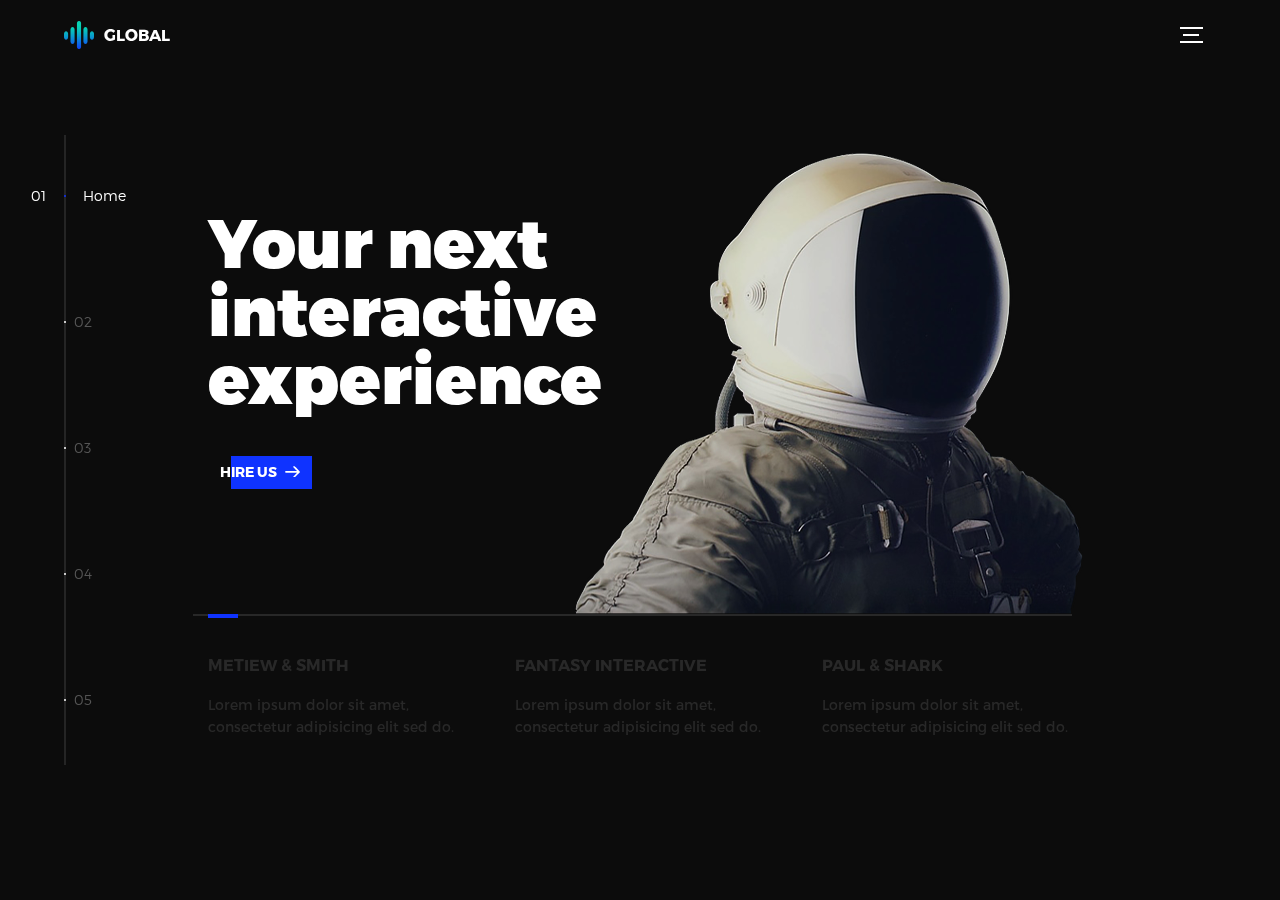
<file: global website/index.html>
<!DOCTYPE html>
<html lang="en">
<head>
  <title>Global</title>
  <meta charset="utf-8">
  <meta name="viewport" content="width=device-width, initial-scale=1">
  <meta http-equiv="X-UA-Compatible" content="IE=edge">
  <meta name="description" content="HTML5 website template">
  <meta name="keywords" content="global, template, html, sass, jquery">
  <meta name="author" content="Bucky Maler">
  <link rel="stylesheet" href="assets/css/main.css">
</head>
<body>

<!-- notification for small viewports and landscape oriented smartphones -->
<div class="device-notification">
  <a class="device-notification--logo" href="#0">
    <img src="assets/img/logo.png" alt="Global">
    <p>Global</p>
  </a>
  <p class="device-notification--message">Global has so much to offer that we must request you orient your device to portrait or find a larger screen. You won't be disappointed.</p>
</div>

<div class="perspective effect-rotate-left">
  <div class="container"><div class="outer-nav--return"></div>
    <div id="viewport" class="l-viewport">
      <div class="l-wrapper">
        <header class="header">
          <a class="header--logo" href="#0">
            <img src="assets/img/logo.png" alt="Global">
            <p>Global</p>
          </a>
          <button class="header--cta cta">Hire Us</button>
          <div class="header--nav-toggle">
            <span></span>
          </div>
        </header>
        <nav class="l-side-nav">
          <ul class="side-nav">
            <li class="is-active"><span>Home</span></li>
            <li><span>Works</span></li>
            <li><span>About</span></li>
            <li><span>Contact</span></li>
            <li><span>Hire us</span></li>
          </ul>
        </nav>
        <ul class="l-main-content main-content">
          <li class="l-section section section--is-active">
            <div class="intro">
              <div class="intro--banner">
                <h1>Your next<br>interactive<br>experience</h1>
                <button class="cta">Hire Us
                  <svg version="1.1" id="Layer_1" xmlns="http://www.w3.org/2000/svg" xmlns:xlink="http://www.w3.org/1999/xlink" x="0px" y="0px" viewBox="0 0 150 118" style="enable-background:new 0 0 150 118;" xml:space="preserve">
                  <g transform="translate(0.000000,118.000000) scale(0.100000,-0.100000)">
                    <path d="M870,1167c-34-17-55-57-46-90c3-15,81-100,194-211l187-185l-565-1c-431,0-571-3-590-13c-55-28-64-94-18-137c21-20,33-20,597-20h575l-192-193C800,103,794,94,849,39c20-20,39-29,61-29c28,0,63,30,298,262c147,144,272,271,279,282c30,51,23,60-219,304C947,1180,926,1196,870,1167z"/>
                  </g>
                  </svg>
                  <span class="btn-background"></span>
                </button>
                <img src="assets/img/introduction-visual.png" alt="Welcome">
              </div>
              <div class="intro--options">
                <a href="#0">
                  <h3>Metiew &amp; Smith</h3>
                  <p>Lorem ipsum dolor sit amet, consectetur adipisicing elit sed do.</p>
                </a>
                <a href="#0">
                  <h3>Fantasy interactive</h3>
                  <p>Lorem ipsum dolor sit amet, consectetur adipisicing elit sed do.</p>
                </a>
                <a href="#0">
                  <h3>Paul &amp; shark</h3>
                  <p>Lorem ipsum dolor sit amet, consectetur adipisicing elit sed do.</p>
                </a>
              </div>
            </div>
          </li>
          <li class="l-section section">
            <div class="work">
              <h2>Selected work</h2>
              <div class="work--lockup">
                <ul class="slider">
                  <li class="slider--item slider--item-left">
                    <a href="#0">
                      <div class="slider--item-image">
                        <img src="assets/img/work-victory.jpg" alt="Victory">
                      </div>
                      <p class="slider--item-title">Victory</p>
                      <p class="slider--item-description">Lorem ipsum dolor sit amet, consectetur adipisicing elit sed do.</p>
                    </a>
                  </li>
                  <li class="slider--item slider--item-center">
                    <a href="#0">
                      <div class="slider--item-image">
                        <img src="assets/img/work-metiew-smith.jpg" alt="Metiew and Smith">
                      </div>
                      <p class="slider--item-title">Metiew &amp; Smith</p>
                      <p class="slider--item-description">Lorem ipsum dolor sit amet, consectetur adipisicing elit sed do.</p>
                    </a>
                  </li>
                  <li class="slider--item slider--item-right">
                    <a href="#0">
                      <div class="slider--item-image">
                        <img src="assets/img/work-alex-nowak.jpg" alt="Alex Nowak">
                      </div>
                      <p class="slider--item-title">Alex Nowak</p>
                      <p class="slider--item-description">Lorem ipsum dolor sit amet, consectetur adipisicing elit sed do.</p>
                    </a>
                  </li>
                </ul>
                <div class="slider--prev">
                  <svg version="1.1" id="Layer_1" xmlns="http://www.w3.org/2000/svg" xmlns:xlink="http://www.w3.org/1999/xlink" x="0px" y="0px"
                  viewBox="0 0 150 118" style="enable-background:new 0 0 150 118;" xml:space="preserve">
                  <g transform="translate(0.000000,118.000000) scale(0.100000,-0.100000)">
                    <path d="M561,1169C525,1155,10,640,3,612c-3-13,1-36,8-52c8-15,134-145,281-289C527,41,562,10,590,10c22,0,41,9,61,29
                    c55,55,49,64-163,278L296,510h575c564,0,576,0,597,20c46,43,37,109-18,137c-19,10-159,13-590,13l-565,1l182,180
                    c101,99,187,188,193,199c16,30,12,57-12,84C631,1174,595,1183,561,1169z"/>
                  </g>
                  </svg>
                </div>
                <div class="slider--next">
                  <svg version="1.1" id="Layer_1" xmlns="http://www.w3.org/2000/svg" xmlns:xlink="http://www.w3.org/1999/xlink" x="0px" y="0px" viewBox="0 0 150 118" style="enable-background:new 0 0 150 118;" xml:space="preserve">
                  <g transform="translate(0.000000,118.000000) scale(0.100000,-0.100000)">
                    <path d="M870,1167c-34-17-55-57-46-90c3-15,81-100,194-211l187-185l-565-1c-431,0-571-3-590-13c-55-28-64-94-18-137c21-20,33-20,597-20h575l-192-193C800,103,794,94,849,39c20-20,39-29,61-29c28,0,63,30,298,262c147,144,272,271,279,282c30,51,23,60-219,304C947,1180,926,1196,870,1167z"/>
                  </g>
                  </svg>
                </div>
              </div>
            </div>
          </li>
          <li class="l-section section">
            <div class="about">
              <div class="about--banner">
                <h2>We<br>believe in<br>passionate<br>people</h2>
                <a href="#0">Career
                  <span>
                    <svg version="1.1" id="Layer_1" xmlns="http://www.w3.org/2000/svg" xmlns:xlink="http://www.w3.org/1999/xlink" x="0px" y="0px" viewBox="0 0 150 118" style="enable-background:new 0 0 150 118;" xml:space="preserve">
                    <g transform="translate(0.000000,118.000000) scale(0.100000,-0.100000)">
                      <path d="M870,1167c-34-17-55-57-46-90c3-15,81-100,194-211l187-185l-565-1c-431,0-571-3-590-13c-55-28-64-94-18-137c21-20,33-20,597-20h575l-192-193C800,103,794,94,849,39c20-20,39-29,61-29c28,0,63,30,298,262c147,144,272,271,279,282c30,51,23,60-219,304C947,1180,926,1196,870,1167z"/>
                    </g>
                    </svg>
                  </span>
                </a>
                <img src="assets/img/about-visual.png" alt="About Us">
              </div>
              <div class="about--options">
                <a href="#0">
                  <h3>Winners</h3>
                </a>
                <a href="#0">
                  <h3>Philosophy</h3>
                </a>
                <a href="#0">
                  <h3>History</h3>
                </a>
              </div>
            </div>
          </li>
          <li class="l-section section">
            <div class="contact">
              <div class="contact--lockup">
                <div class="modal">
                  <div class="modal--information">
                    <p>Pawia 5, 31-154 Kraków, Poland</p>
                    <a href="mailto:ouremail@gmail.com">ouremail@gmail.com</a>
                    <a href="tel:+148126287560">+48 12 628 75 60</a>
                  </div>
                  <ul class="modal--options">
                    <li><a href="#0">Bēhance</a></li>
                    <li><a href="#0">dribbble</a></li>
                    <li><a href="mailto:ouremail@gmail.com">Contact Us</a></li>
                  </ul>
                </div>
              </div>
            </div>
          </li>
          <li class="l-section section">
            <div class="hire">
              <h2>You want us to do</h2>
              <!-- checkout formspree.io for easy form setup -->
              <form class="work-request">
                <div class="work-request--options">
                  <span class="options-a">
                    <input id="opt-1" type="checkbox" value="app design">
                    <label for="opt-1">
                      <svg version="1.1" id="Layer_1" xmlns="http://www.w3.org/2000/svg" xmlns:xlink="http://www.w3.org/1999/xlink" x="0px" y="0px"
                      viewBox="0 0 150 111" style="enable-background:new 0 0 150 111;" xml:space="preserve">
                      <g transform="translate(0.000000,111.000000) scale(0.100000,-0.100000)">
                        <path d="M950,705L555,310L360,505C253,612,160,700,155,700c-6,0-44-34-85-75l-75-75l278-278L550-5l475,475c261,261,475,480,475,485c0,13-132,145-145,145C1349,1100,1167,922,950,705z"/>
                      </g>
                      </svg>
                      App Design
                    </label>
                    <input id="opt-2" type="checkbox" value="graphic design">
                    <label for="opt-2">
                      <svg version="1.1" id="Layer_1" xmlns="http://www.w3.org/2000/svg" xmlns:xlink="http://www.w3.org/1999/xlink" x="0px" y="0px"
                      viewBox="0 0 150 111" style="enable-background:new 0 0 150 111;" xml:space="preserve">
                      <g transform="translate(0.000000,111.000000) scale(0.100000,-0.100000)">
                        <path d="M950,705L555,310L360,505C253,612,160,700,155,700c-6,0-44-34-85-75l-75-75l278-278L550-5l475,475c261,261,475,480,475,485c0,13-132,145-145,145C1349,1100,1167,922,950,705z"/>
                      </g>
                      </svg>
                      Graphic Design
                    </label>
                    <input id="opt-3" type="checkbox" value="motion design">
                    <label for="opt-3">
                      <svg version="1.1" id="Layer_1" xmlns="http://www.w3.org/2000/svg" xmlns:xlink="http://www.w3.org/1999/xlink" x="0px" y="0px"
                      viewBox="0 0 150 111" style="enable-background:new 0 0 150 111;" xml:space="preserve">
                      <g transform="translate(0.000000,111.000000) scale(0.100000,-0.100000)">
                        <path d="M950,705L555,310L360,505C253,612,160,700,155,700c-6,0-44-34-85-75l-75-75l278-278L550-5l475,475c261,261,475,480,475,485c0,13-132,145-145,145C1349,1100,1167,922,950,705z"/>
                      </g>
                      </svg>
                      Motion Design
                    </label>
                  </span>
                  <span class="options-b">
                    <input id="opt-4" type="checkbox" value="ux design">
                    <label for="opt-4">
                      <svg version="1.1" id="Layer_1" xmlns="http://www.w3.org/2000/svg" xmlns:xlink="http://www.w3.org/1999/xlink" x="0px" y="0px"
                      viewBox="0 0 150 111" style="enable-background:new 0 0 150 111;" xml:space="preserve">
                      <g transform="translate(0.000000,111.000000) scale(0.100000,-0.100000)">
                        <path d="M950,705L555,310L360,505C253,612,160,700,155,700c-6,0-44-34-85-75l-75-75l278-278L550-5l475,475c261,261,475,480,475,485c0,13-132,145-145,145C1349,1100,1167,922,950,705z"/>
                      </g>
                      </svg>
                      UX Design
                    </label>
                    <input id="opt-5" type="checkbox" value="webdesign">
                    <label for="opt-5">
                      <svg version="1.1" id="Layer_1" xmlns="http://www.w3.org/2000/svg" xmlns:xlink="http://www.w3.org/1999/xlink" x="0px" y="0px"
                      viewBox="0 0 150 111" style="enable-background:new 0 0 150 111;" xml:space="preserve">
                      <g transform="translate(0.000000,111.000000) scale(0.100000,-0.100000)">
                        <path d="M950,705L555,310L360,505C253,612,160,700,155,700c-6,0-44-34-85-75l-75-75l278-278L550-5l475,475c261,261,475,480,475,485c0,13-132,145-145,145C1349,1100,1167,922,950,705z"/>
                      </g>
                      </svg>
                      Webdesign
                    </label>
                    <input id="opt-6" type="checkbox" value="marketing">
                    <label for="opt-6">
                      <svg version="1.1" id="Layer_1" xmlns="http://www.w3.org/2000/svg" xmlns:xlink="http://www.w3.org/1999/xlink" x="0px" y="0px"
                      viewBox="0 0 150 111" style="enable-background:new 0 0 150 111;" xml:space="preserve">
                      <g transform="translate(0.000000,111.000000) scale(0.100000,-0.100000)">
                        <path d="M950,705L555,310L360,505C253,612,160,700,155,700c-6,0-44-34-85-75l-75-75l278-278L550-5l475,475c261,261,475,480,475,485c0,13-132,145-145,145C1349,1100,1167,922,950,705z"/>
                      </g>
                      </svg>
                      Marketing
                    </label>
                  </span>
                </div>
                <div class="work-request--information">
                  <div class="information-name">
                    <input id="name" type="text" spellcheck="false">
                    <label for="name">Name</label>
                  </div>
                  <div class="information-email">
                    <input id="email" type="email" spellcheck="false">
                    <label for="email">Email</label>
                  </div>
                </div>
                <input type="submit" value="Send Request">
              </form>
            </div>
          </li>
        </ul>
      </div>
    </div>
  </div>
  <ul class="outer-nav">
    <li class="is-active">Home</li>
    <li>Works</li>
    <li>About</li>
    <li>Contact</li>
    <li>Hire us</li>
  </ul>
</div>

<script src="https://ajax.googleapis.com/ajax/libs/jquery/2.2.4/jquery.min.js"></script>
<script>window.jQuery || document.write('<script src="assets/js/vendor/jquery-2.2.4.min.js"><\/script>')</script>
<script src="assets/js/functions-min.js"></script>
</body>
</html>
</file>
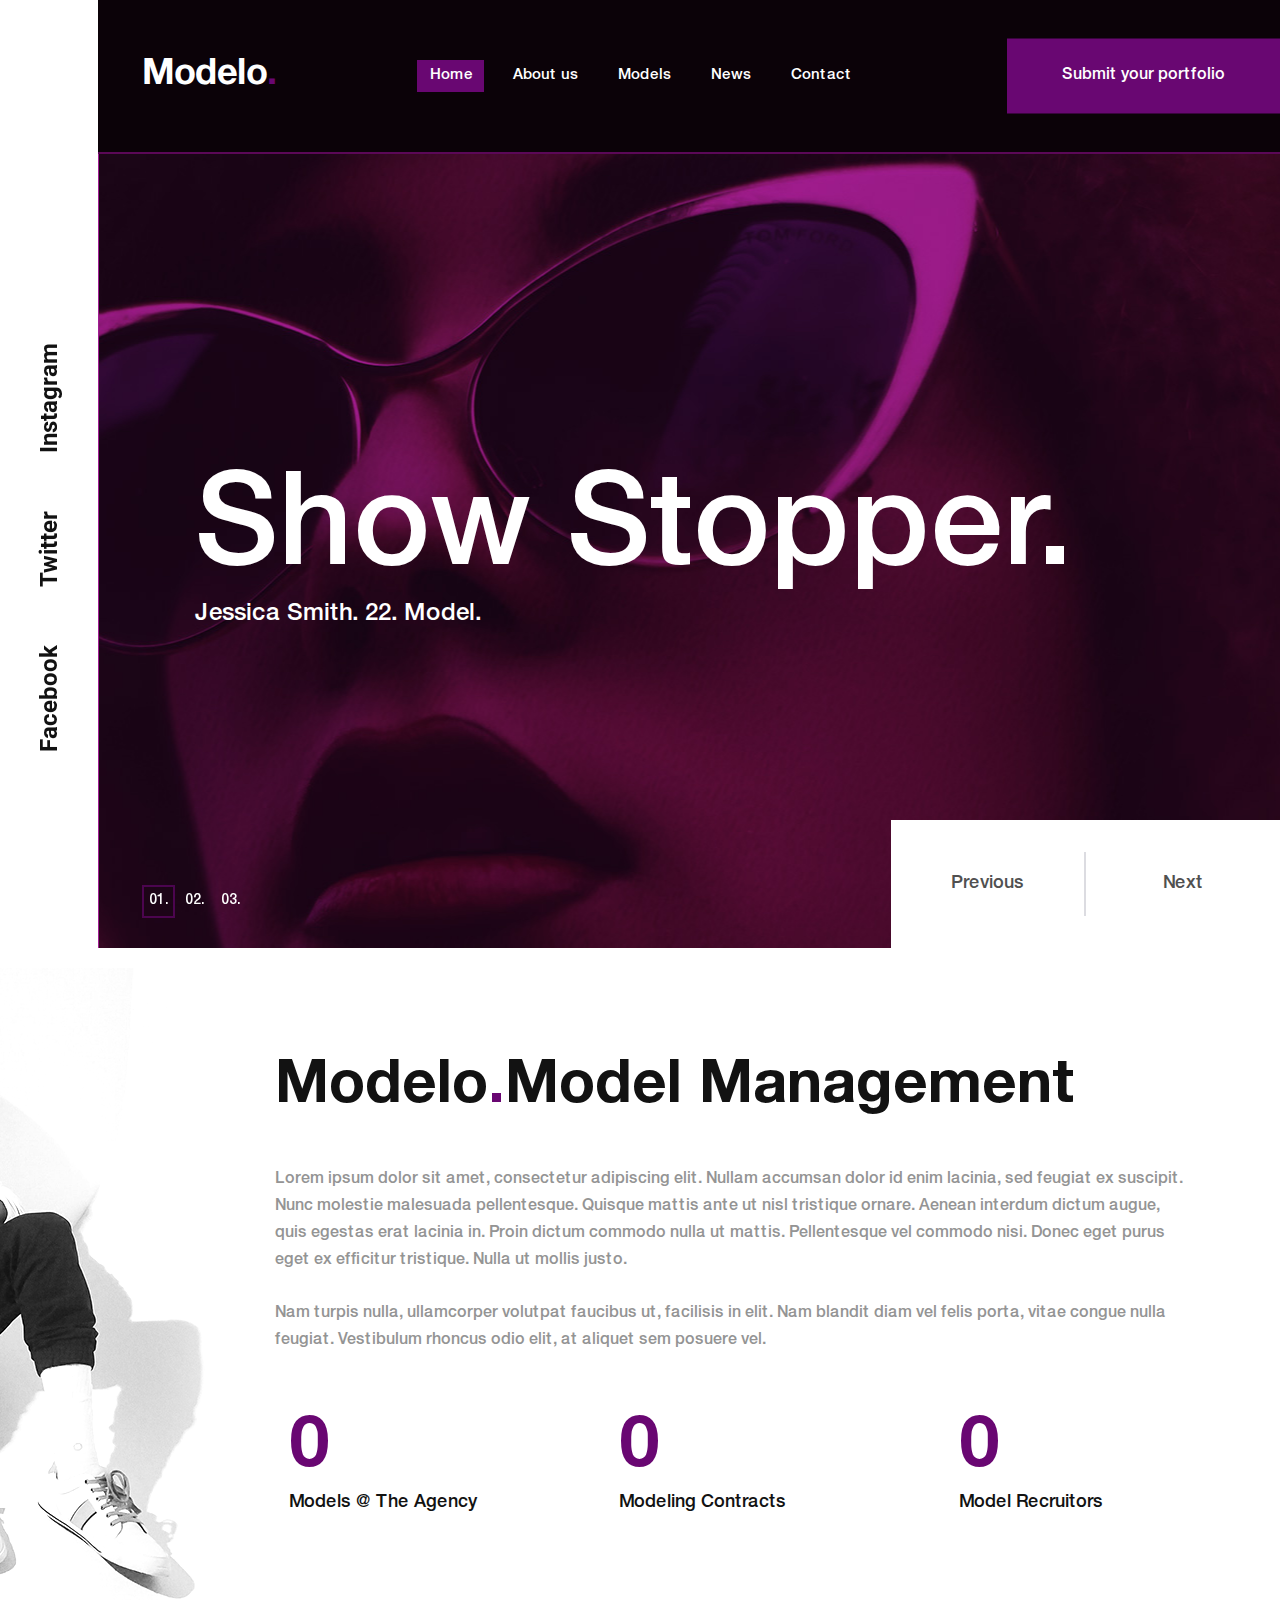
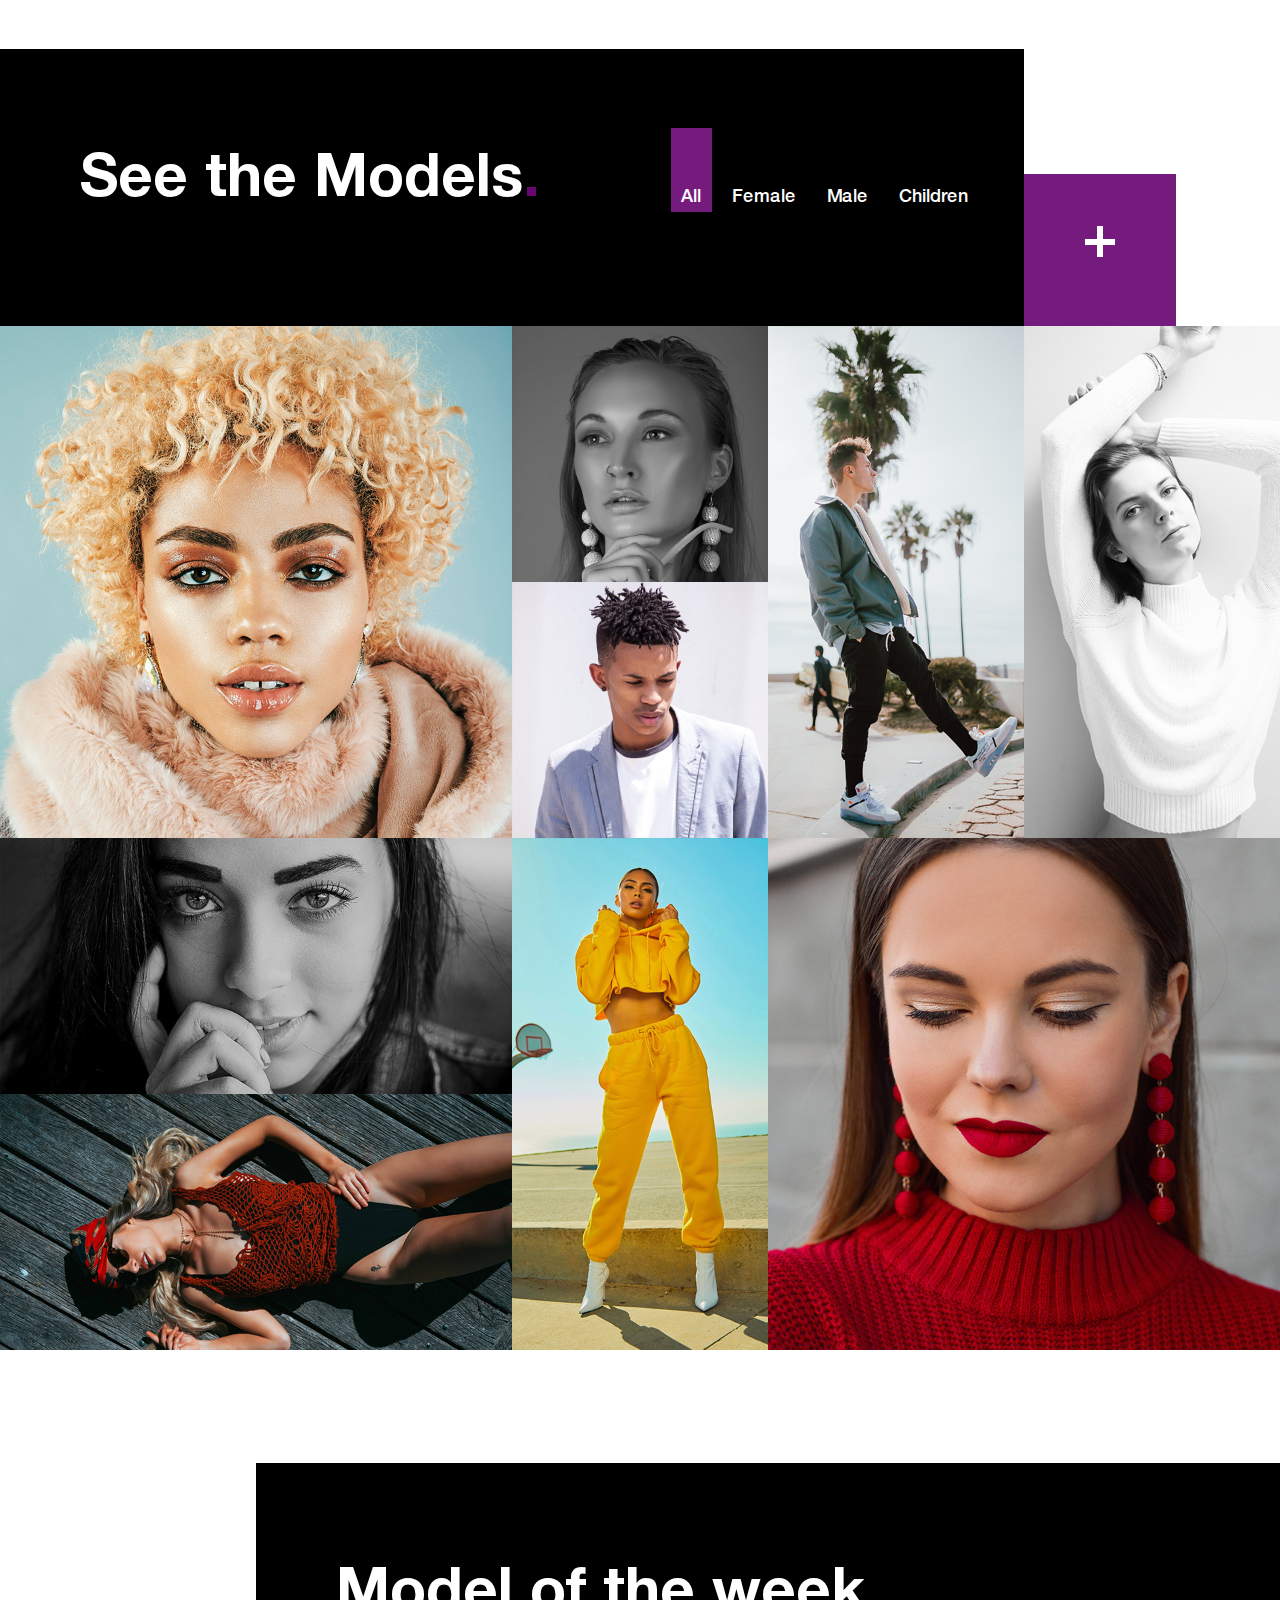
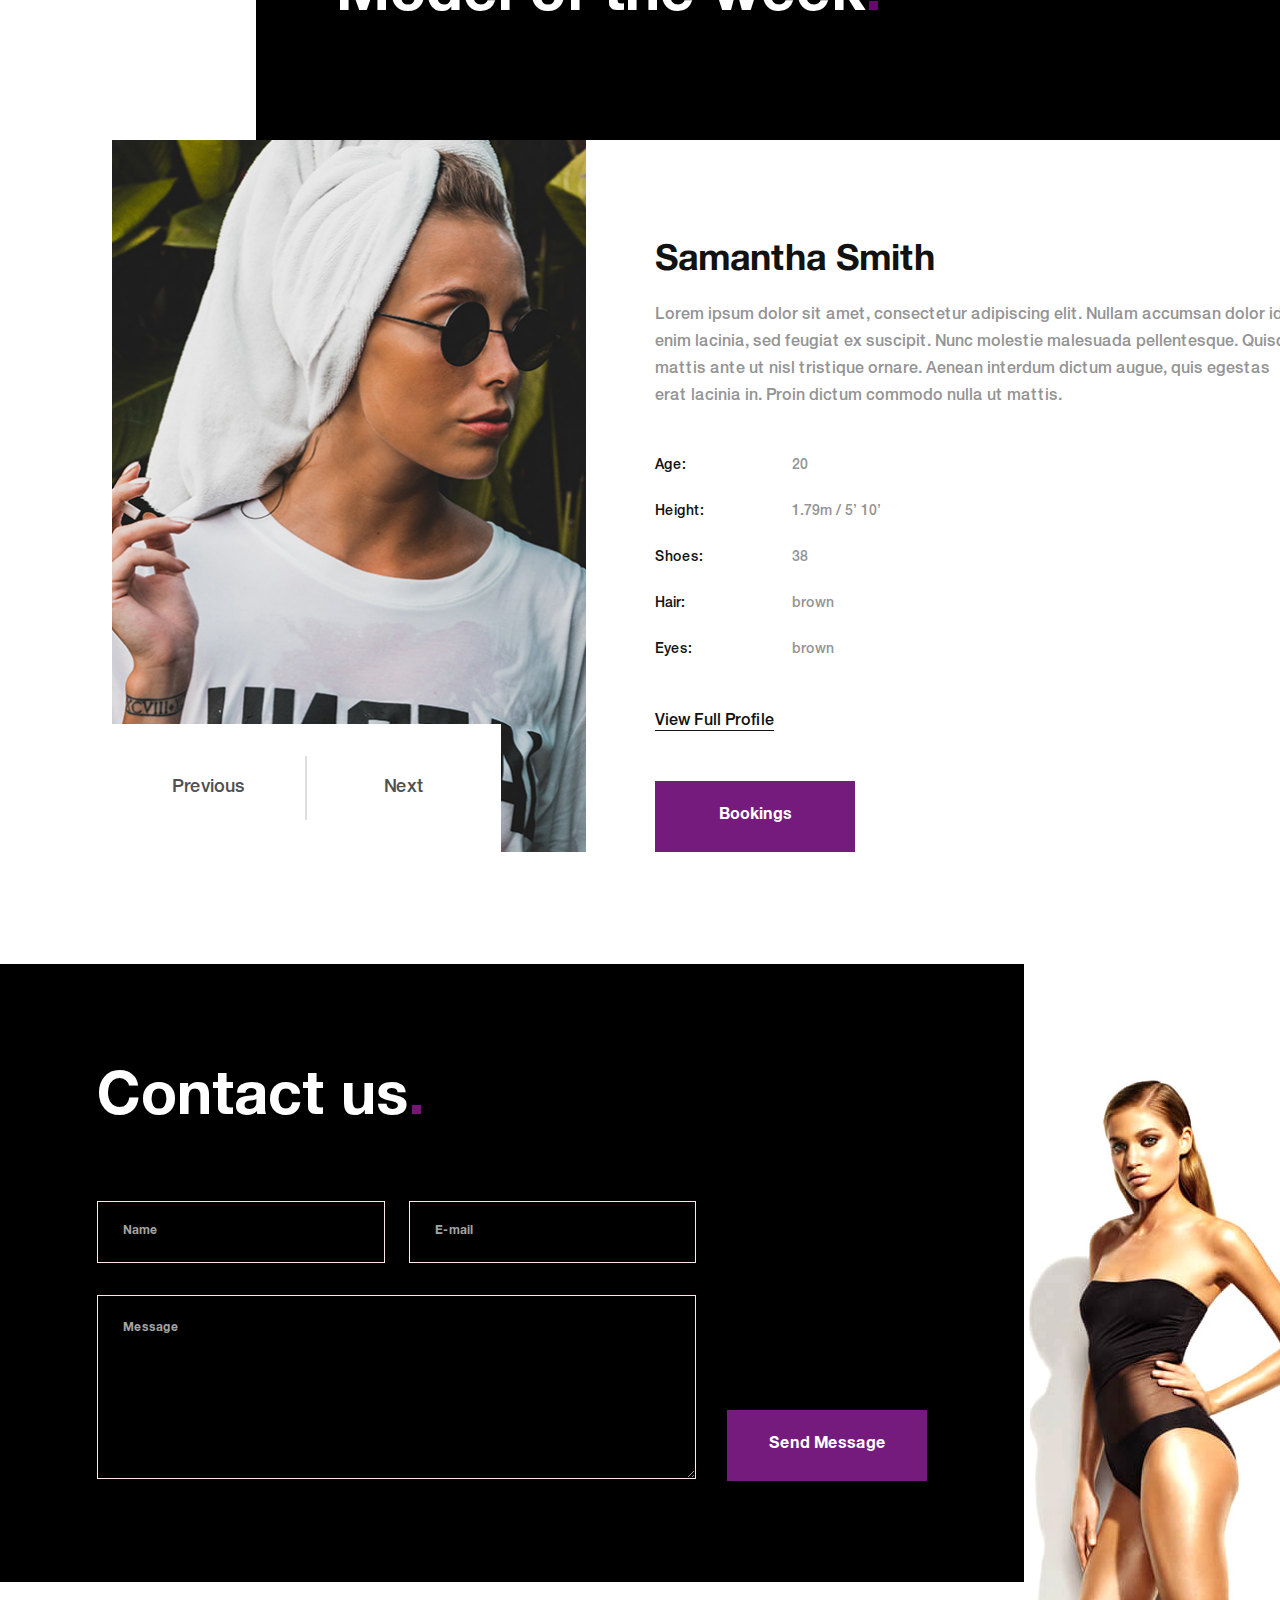
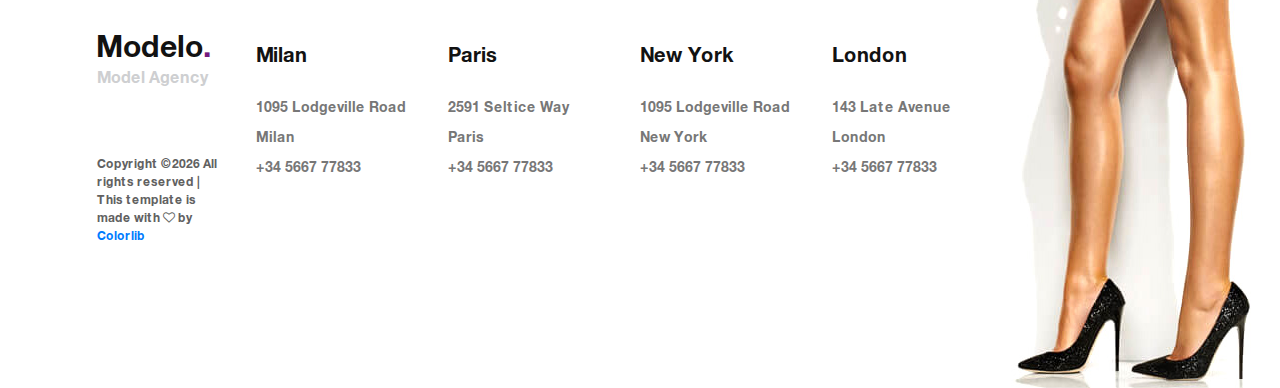
<file: modelo/index.html>
<!DOCTYPE html>
<html lang="en">
<head>
<title>Modelo</title>
<meta charset="utf-8">
<meta http-equiv="X-UA-Compatible" content="IE=edge">
<meta name="description" content="Modelo template project">
<meta name="viewport" content="width=device-width, initial-scale=1">
<link rel="stylesheet" type="text/css" href="styles/bootstrap-4.1.2/bootstrap.min.css">
<link href="plugins/font-awesome-4.7.0/css/font-awesome.min.css" rel="stylesheet" type="text/css">
<link rel="stylesheet" type="text/css" href="plugins/OwlCarousel2-2.3.4/owl.carousel.css">
<link rel="stylesheet" type="text/css" href="plugins/OwlCarousel2-2.3.4/owl.theme.default.css">
<link rel="stylesheet" type="text/css" href="plugins/OwlCarousel2-2.3.4/animate.css">
<link rel="stylesheet" type="text/css" href="styles/main_styles.css">
<link rel="stylesheet" type="text/css" href="styles/responsive.css">
</head>
<body>

<div class="super_container">
	
	<!-- Header -->

	<header class="header">
		<div class="header_content d-flex flex-row align-items-center justify-content-center">

			<!-- Logo -->
			<div class="logo_container d-flex flex-row align-items-center justify-content-start">
				<div class="logo">
					<a href="#">Modelo<span>.</span></a>
				</div>
				<div class="hamburger"><i class="fa fa-bars" aria-hidden="true"></i></div>
			</div>

			<!-- Main Navigation -->
			<nav class="main_nav">
				<ul class="d-flex flex-row align-items-start justify-content-start">
					<li class="active"><a href="index.html">Home</a></li>
					<li><a href="about.html">About us</a></li>
					<li><a href="models.html">Models</a></li>
					<li><a href="blog.html">News</a></li>
					<li><a href="contact.html">Contact</a></li>
				</ul>
			</nav>

			<!-- Portfolio Submit Button -->
			<div class="submit_button"><a href="#">Submit your portfolio</a></div>
		</div>
	</header>

	<!-- Social Bar -->

	<div class="social_bar">
		<div class="d-flex flex-row align-items-center justify-content-start">
			<ul class="d-flex flex-row align-items-start justify-content-start">
				<li><a href="#">Facebook</a></li>
				<li><a href="#">Twitter</a></li>
				<li><a href="#">Instagram</a></li>
			</ul>
		</div>
	</div>

	<!-- Menu -->

	<div class="menu trans_400 d-flex flex-column align-items-start justify-content-center">
		<div class="menu_close"><i class="fa fa-times" aria-hidden="true"></i></div>
		<div class="menu_content">
			<nav class="menu_nav">
				<ul>
					<li><a href="index.html">Home<span>.</span></a></li>
					<li><a href="about.html">About us<span>.</span></a></li>
					<li><a href="models.html">Models<span>.</span></a></li>
					<li><a href="blog.html">News<span>.</span></a></li>
					<li><a href="contact.html">Contact<span>.</span></a></li>
				</ul>
			</nav>
			<div class="menu_submit"><a href="#">Submit your portfolio</a></div>
		</div>
	</div>

	<!-- Home -->

	<div class="home">
		
		<!-- Home Slider -->
		<div class="home_slider_container">
			<div class="owl-carousel owl-theme home_slider">
				
				<!-- Slide -->
				<div class="home_slider_item">
					<div class="background_image" style="background-image:url(images/index.jpg)"></div>
					<div class="home_container">
						<div class="container">
							<div class="row">
								<div class="col">
									<div class="home_content" data-animation-in="fadeIn" data-animation-out="animate-out fadeOut">
										<div class="home_title">Show Stopper.</div>
										<div class="home_subtitle">Jessica Smith. 22. Model.</div>
									</div>
								</div>
							</div>
						</div>
					</div>
				</div>

				<!-- Slide -->
				<div class="home_slider_item">
					<div class="background_image" style="background-image:url(images/index.jpg)"></div>
					<div class="home_container">
						<div class="container">
							<div class="row">
								<div class="col">
									<div class="home_content" data-animation-in="fadeIn" data-animation-out="animate-out fadeOut">
										<div class="home_title">Show Stopper.</div>
										<div class="home_subtitle">Jessica Smith. 22. Model.</div>
									</div>
								</div>
							</div>
						</div>
					</div>
				</div>

				<!-- Slide -->
				<div class="home_slider_item">
					<div class="background_image" style="background-image:url(images/index.jpg)"></div>
					<div class="home_container">
						<div class="container">
							<div class="row">
								<div class="col">
									<div class="home_content" data-animation-in="fadeIn" data-animation-out="animate-out fadeOut">
										<div class="home_title">Show Stopper.</div>
										<div class="home_subtitle">Jessica Smith. 22. Model.</div>
									</div>
								</div>
							</div>
						</div>
					</div>
				</div>

			</div>

			<!-- Home Slider Dots -->
			<div class="home_slider_dots_container">
				<div class="home_slider_dots">
					<ul id="home_slider_custom_dots" class="home_slider_custom_dots d-flex flex-row align-items-start justify-content-start">
						<li class="home_slider_custom_dot active">01.</li>
						<li class="home_slider_custom_dot">02.</li>
						<li class="home_slider_custom_dot">03.</li>
					</ul>
				</div>
			</div>

			<!-- Home Slider Navigation -->
			<div class="slider_nav_container d-flex flex-row align-items-center justify-content-start">
				<div class="d-flex flex-row align-items-start justify-content-start">
					<div class="slider_nav slider_prev home_slider_prev">Previous</div>
					<div class="slider_nav home_slider_next">Next</div>
				</div>
			</div>

		</div>
	</div>

	<!-- Intro -->

	<div class="intro">
		<div class="container">
			<div class="row row-eq-height">
				<div class="col-xl-2 order-xl-1 order-2">
					<div class="intro_image"><img src="images/intro.png" alt=""></div>
				</div>
				<div class="col-xl-10 order-xl-2 order-1">
					<div class="intro_content">
						<div class="intro_title"><h1>Modelo<span>.</span>Model Management</h1></div>
						<div class="intro_text">
							<p>Lorem ipsum dolor sit amet, consectetur adipiscing elit. Nullam accumsan dolor id enim lacinia, sed feugiat ex suscipit. Nunc molestie malesuada pellentesque. Quisque mattis ante ut nisl tristique ornare. Aenean interdum dictum augue, quis egestas erat lacinia in. Proin dictum commodo nulla ut mattis. Pellentesque vel commodo nisi. Donec eget purus eget ex efficitur tristique. Nulla ut mollis justo.</p>
							<p>Nam turpis nulla, ullamcorper volutpat faucibus ut, facilisis in elit. Nam blandit diam vel felis porta, vitae congue nulla feugiat. Vestibulum rhoncus odio elit, at aliquet sem posuere vel.</p>
						</div>
						<div class="milestones_container d-flex flex-row align-items-start justify-content-start flex-wrap">
							
							<!-- Milestone -->
							<div class="milestone">
								<div class="milestone_content">
									<div class="milestone_counter" data-end-value="173">0</div>
									<div class="milestone_title">Models @ The Agency</div>
								</div>
							</div>

							<!-- Milestone -->
							<div class="milestone">
								<div class="milestone_content">
									<div class="milestone_counter" data-end-value="2190">0</div>
									<div class="milestone_title">Modeling Contracts</div>
								</div>
							</div>

							<!-- Milestone -->
							<div class="milestone">
								<div class="milestone_content">
									<div class="milestone_counter" data-end-value="25">0</div>
									<div class="milestone_title">Model Recruitors</div>
								</div>
							</div>

						</div>
					</div>
				</div>
			</div>
		</div>
	</div>

	<!-- Models -->

	<div class="models">
		<div class="section_title_container d-flex flex-row align-items-center justify-content-start">
			<div class="d-flex flex-row align-items-center justify-content-start">
				<div class="section_title"><h1>See the Models<span>.</span></h1></div>
				<div class="isotope_filtering_container ml-auto">
					<ul class="isotope_filtering d-flex flex-row align-items-start justify-content-start">
						<li class="active item_filter_btn" data-filter="*">All</li>
						<li class="item_filter_btn" data-filter=".female">Female</li>
						<li class="item_filter_btn" data-filter=".male">Male</li>
						<li class="item_filter_btn" data-filter=".children">Children</li>
					</ul>
				</div>
				<div class="see_all_models_link"><a href="models.html">+</a></div>
			</div>
		</div>
		<div class="models_container">
			
			<!-- Model -->
			<div class="model model_big female">
				<a href="single.html">
					<img src="images/model_1.jpg" alt="">
					<span class="model_overlay d-flex flex-column align-items-center justify-content-center">
						<span class="model_name">Alicia Williams</span>
						<span class="model_link">View Portfolio</span>
					</span>
				</a>
			</div>

			<!-- Model -->
			<div class="model model_small female">
				<a href="single.html">
					<img src="images/model_2.jpg" alt="">
					<span class="model_overlay d-flex flex-column align-items-center justify-content-center">
						<span class="model_name">Alicia Williams</span>
						<span class="model_link">View Portfolio</span>
					</span>
				</a>
			</div>

			<!-- Model -->
			<div class="model model_tall male">
				<a href="single.html">
					<img src="images/model_4.jpg" alt="">
					<span class="model_overlay d-flex flex-column align-items-center justify-content-center">
						<span class="model_name">Alicia Williams</span>
						<span class="model_link">View Portfolio</span>
					</span>
				</a>
			</div>

			<!-- Model -->
			<div class="model model_tall children">
				<a href="single.html">
					<img src="images/model_5.jpg" alt="">
					<span class="model_overlay d-flex flex-column align-items-center justify-content-center">
						<span class="model_name">Alicia Williams</span>
						<span class="model_link">View Portfolio</span>
					</span>
				</a>
			</div>

			<!-- Model -->
			<div class="model model_small female">
				<a href="single.html">
					<img src="images/model_3.jpg" alt="">
					<span class="model_overlay d-flex flex-column align-items-center justify-content-center">
						<span class="model_name">Alicia Williams</span>
						<span class="model_link">View Portfolio</span>
					</span>
				</a>
			</div>

			<!-- Model -->
			<div class="model model_wide children">
				<a href="single.html">
					<img src="images/model_6.jpg" alt="">
					<span class="model_overlay d-flex flex-column align-items-center justify-content-center">
						<span class="model_name">Alicia Williams</span>
						<span class="model_link">View Portfolio</span>
					</span>
				</a>
			</div>

			<!-- Model -->
			<div class="model model_tall female">
				<a href="single.html">
					<img src="images/model_8.jpg" alt="">
					<span class="model_overlay d-flex flex-column align-items-center justify-content-center">
						<span class="model_name">Alicia Williams</span>
						<span class="model_link">View Portfolio</span>
					</span>
				</a>
			</div>

			<!-- Model -->
			<div class="model model_big male">
				<a href="single.html">
					<img src="images/model_9.jpg" alt="">
					<span class="model_overlay d-flex flex-column align-items-center justify-content-center">
						<span class="model_name">Alicia Williams</span>
						<span class="model_link">View Portfolio</span>
					</span>
				</a>
			</div>

			<!-- Model -->
			<div class="model model_wide female">
				<a href="single.html">
					<img src="images/model_7.jpg" alt="">
					<span class="model_overlay d-flex flex-column align-items-center justify-content-center">
						<span class="model_name">Alicia Williams</span>
						<span class="model_link">View Portfolio</span>
					</span>
				</a>
			</div>

		</div>
	</div>

	<!-- Model of the Week -->

	<div class="week_model">
		<div class="section_title_container d-flex flex-row align-items-center justify-content-end">
			<div class="d-flex flex-row align-items-center justify-content-start">
				<div class="section_title"><h1>Model of the week<span>.</span></h1></div>
			</div>
		</div>
		<div class="container">
			<div class="row row-eq-height">
				
				<!-- Model of the week slider -->
				<div class="col-xl-5 col-lg-6 order-lg-1 order-2 model_col">
					<div class="model_slider_container">
						<div class="owl-carousel owl-theme model_slider">
							
							<!-- Slide -->
							<div>
								<!-- Image credit: https://unsplash.com/@ollivves -->
								<div class="background_image" style="background-image:url(images/week_model_1.jpg)"></div>
								<!-- <img src="images/week_model_1.jpg" alt="https://unsplash.com/@ollivves"> -->
							</div>

							<!-- Slide -->
							<div>
								<!-- Image credit: https://unsplash.com/@tamarabellis -->
								<div class="background_image" style="background-image:url(images/week_model_2.jpg)"></div>
								<!-- <img src="images/week_model_2.jpg" alt="https://unsplash.com/@tamarabellis"> -->
							</div>

							<!-- Slide -->
							<div>
								<!-- Image credit: https://unsplash.com/@thebernhardy -->
								<div class="background_image" style="background-image:url(images/week_model_3.jpg)"></div>
								<!-- <img src="images/week_model_3.jpg" alt="https://unsplash.com/@thebernhardy"> -->
							</div>

						</div>

						<!-- Slider Navigation -->
						<div class="slider_nav_container model_nav_container d-flex flex-row align-items-center justify-content-start">
							<div class="d-flex flex-row align-items-start justify-content-start">
								<div class="slider_nav slider_prev model_slider_prev">Previous</div>
								<div class="slider_nav model_slider_next">Next</div>
							</div>
						</div>
					</div>
				</div>

				<!-- Model of the week content -->
				<div class="col-lg-6 offset-xl-1 order-lg-2 order-1">
					<div class="week_model_content">
						<div class="week_model_title">Samantha Smith</div>
						<div class="week_model_text">
							<p>Lorem ipsum dolor sit amet, consectetur adipiscing elit. Nullam accumsan dolor id enim lacinia, sed feugiat ex suscipit. Nunc molestie malesuada pellentesque. Quisque mattis ante ut nisl tristique ornare. Aenean interdum dictum augue, quis egestas erat lacinia in. Proin dictum commodo nulla ut mattis.</p>
						</div>
						<div class="model_list">
							<ul>
								<li class="d-flex flex-row align-items-start justify-content-start">
									<div>Age:</div>
									<div>20</div>
								</li>
								<li class="d-flex flex-row align-items-start justify-content-start">
									<div>Height:</div>
									<div>1.79m / 5’ 10’</div>
								</li>
								<li class="d-flex flex-row align-items-start justify-content-start">
									<div>Shoes:</div>
									<div>38</div>
								</li>
								<li class="d-flex flex-row align-items-start justify-content-start">
									<div>Hair:</div>
									<div>brown</div>
								</li>
								<li class="d-flex flex-row align-items-start justify-content-start">
									<div>Eyes:</div>
									<div>brown</div>
								</li>
							</ul>
						</div>
						<div class="week_model_link"><a href="single.html">View Full Profile</a></div>
						<div class="button week_model_button"><a href="single.html">Bookings</a></div>
					</div>
				</div>

			</div>
		</div>
	</div>

	<!-- Footer -->

	<footer class="footer">
		<div class="footer_image"><img src="images/footer.jpg" alt=""></div>
		
		<!-- Contact -->
		<div class="contact">
			<div class="container">
				<div class="row">
					<div class="col">
						<div class="contact_content">
							<div class="contact_title">Contact us<span>.</span></div>
							<div class="contact_form_container">
								<form action="#" class="contact_form" id="contact_form">
									<div class="d-flex flex-lg-row flex-column align-items-end justify-content-start">
										<div class="contact_form_content">
											<div class="d-flex flex-xl-row flex-column align-items-center justify-content-between">
												<div>
													<input type="text" class="contact_input" placeholder="Name" required="required">
												</div>
												<div>
													<input type="email" class="contact_input" placeholder="E-mail" required="required">
												</div>
											</div>
											<div>
												<textarea class="contact_input contact_textarea" placeholder="Message" required="required"></textarea>
											</div>
										</div>
										<div class="contact_form_button_container">
											<button class="contact_form_button button">Send Message</button>
										</div>
									</div>
								</form>
							</div>
						</div>
					</div>
				</div>
			</div>			
		</div>
		<div class="footer_container">
			<div class="container">
				<div class="row">
					<div class="col">
						<div class="footer_container_inner d-flex flex-xl-row flex-column align-items-start justify-content-start">
							<div>
								<div class="footer_logo_container">
									<a href="#">
										<div>Modelo<span>.</span></div>
										<div>Model Agency</div>
									</a>
								</div>
								<div class="copyright"><!-- Link back to Colorlib can't be removed. Template is licensed under CC BY 3.0. -->
Copyright &copy;<script>document.write(new Date().getFullYear());</script> All rights reserved | This template is made with <i class="fa fa-heart-o" aria-hidden="true"></i> by <a href="https://colorlib.com" target="_blank">Colorlib</a>
<!-- Link back to Colorlib can't be removed. Template is licensed under CC BY 3.0. --></div>
							</div>
							<div class="footer_content d-flex flex-sm-row flex-column align-items-start justify-content-start flex-wrap">
								
								<!-- Footer Column -->
								<div class="footer_col">
									<div class="footer_title">Milan</div>
									<div class="footer_list">
										<ul>
											<li>1095 Lodgeville Road</li>
											<li>Milan</li>
											<li>+34 5667 77833</li>
										</ul>
									</div>
								</div>

								<!-- Footer Column -->
								<div class="footer_col">
									<div class="footer_title">Paris</div>
									<div class="footer_list">
										<ul>
											<li>2591 Seltice Way</li>
											<li>Paris</li>
											<li>+34 5667 77833</li>
										</ul>
									</div>
								</div>

								<!-- Footer Column -->
								<div class="footer_col">
									<div class="footer_title">New York</div>
									<div class="footer_list">
										<ul>
											<li>1095 Lodgeville Road</li>
											<li>New York</li>
											<li>+34 5667 77833</li>
										</ul>
									</div>
								</div>

								<!-- Footer Column -->
								<div class="footer_col">
									<div class="footer_title">London</div>
									<div class="footer_list">
										<ul>
											<li>143 Late Avenue</li>
											<li>London</li>
											<li>+34 5667 77833</li>
										</ul>
									</div>
								</div>

							</div>
						</div>
					</div>
				</div>
			</div>		
		</div>
	</footer>
</div>

<script src="js/jquery-3.3.1.min.js"></script>
<script src="styles/bootstrap-4.1.2/popper.js"></script>
<script src="styles/bootstrap-4.1.2/bootstrap.min.js"></script>
<script src="plugins/greensock/TweenMax.min.js"></script>
<script src="plugins/greensock/TimelineMax.min.js"></script>
<script src="plugins/scrollmagic/ScrollMagic.min.js"></script>
<script src="plugins/greensock/animation.gsap.min.js"></script>
<script src="plugins/greensock/ScrollToPlugin.min.js"></script>
<script src="plugins/OwlCarousel2-2.3.4/owl.carousel.js"></script>
<script src="plugins/easing/easing.js"></script>
<script src="plugins/Isotope/isotope.pkgd.min.js"></script>
<script src="plugins/Isotope/packery-mode.pkgd.min.js"></script>
<script src="plugins/Isotope/fitcolumns.js"></script>
<script src="plugins/Isotope/masonry-horizontal.js"></script>
<script src="plugins/progressbar/progressbar.min.js"></script>
<script src="plugins/parallax-js-master/parallax.min.js"></script>
<script src="js/custom.js"></script>
</body>
</html>
</file>
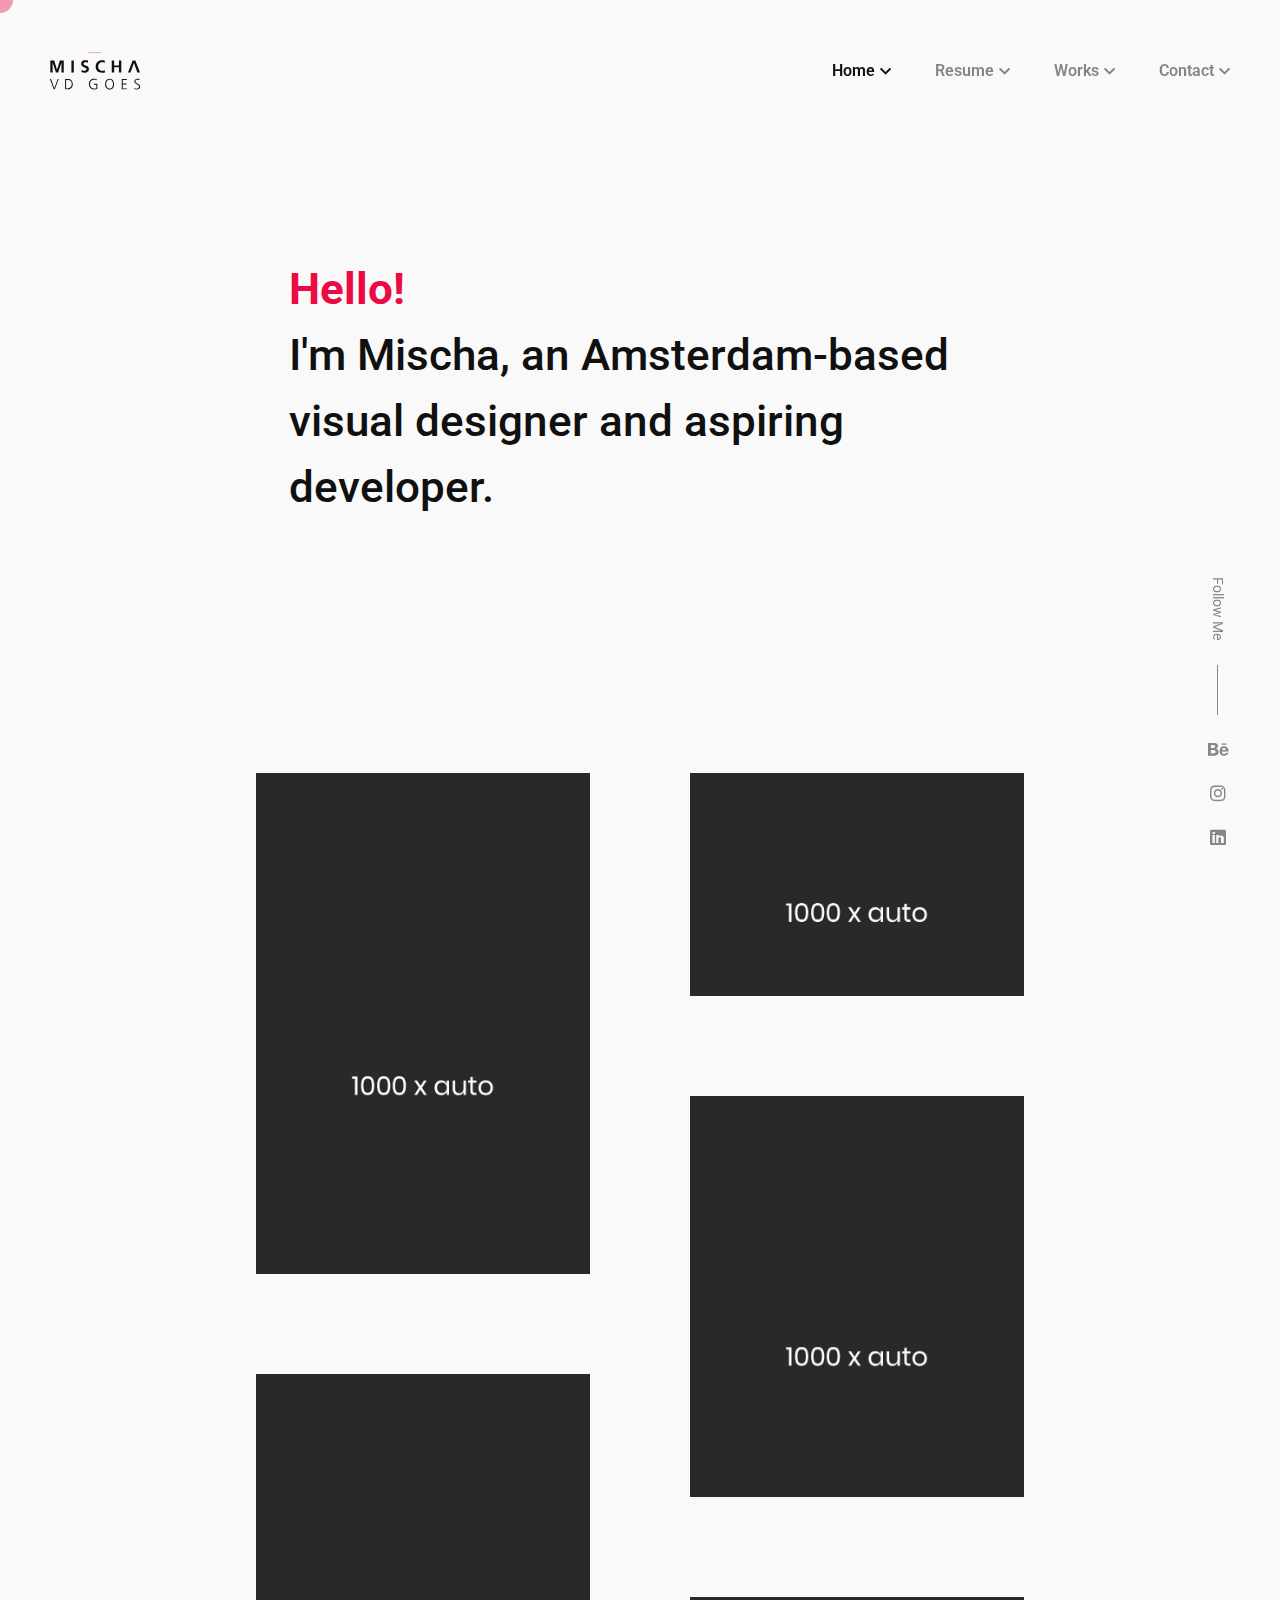
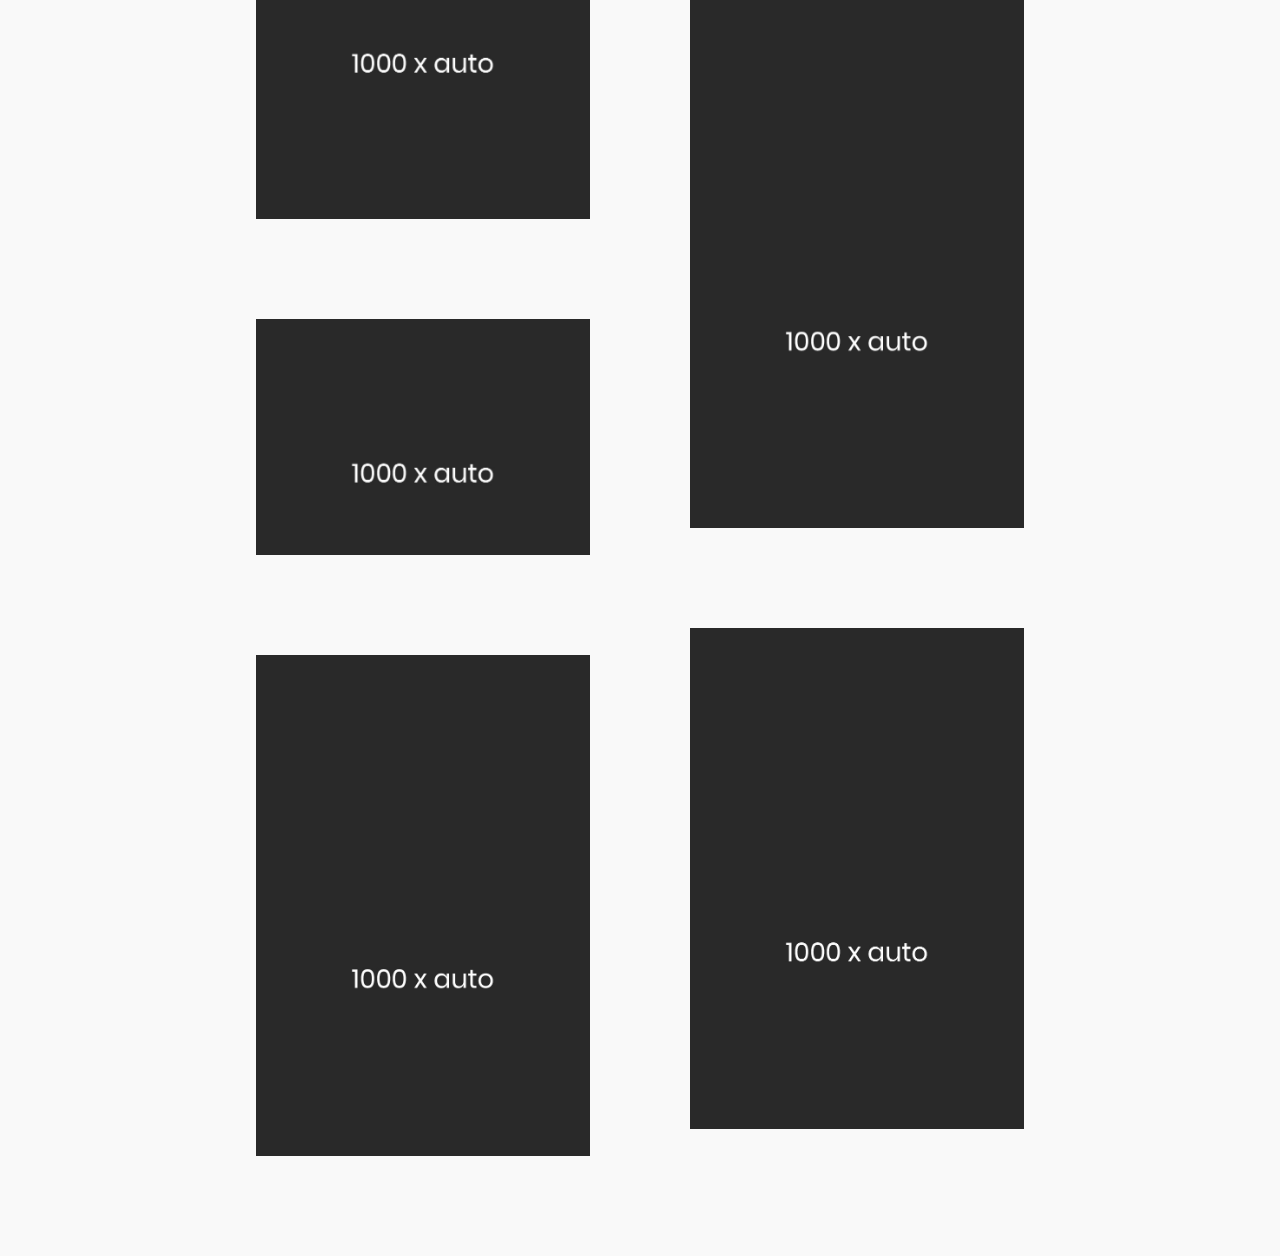
<file: portfolio 2020/index.html>
<!doctype html>
<html lang="en-US">
<head>

	<!-- Meta -->
	<meta charset="UTF-8">
	<meta name="viewport" content="width=device-width, initial-scale=1, maximum-scale=1" />
	<meta name="description" content="CV & Resume Template" />
	<meta name="keywords" content="vcard, resposnive, resume, personal, card, cv, cvio, portfolio" />
	<meta name="author" content="beshleyua" />

	<!-- Title -->
	<title>Cvio - Resume/CV Template</title>

	<!-- Fonts -->
	<link href="https://fonts.googleapis.com/css?family=Roboto:100,100i,300,300i,400,400i,500,500i,700,700i,900,900i&display=swap&subset=cyrillic" rel="stylesheet">

	<!-- Styles -->
	<link rel="stylesheet" href="css/basic.css" />
	<link rel="stylesheet" href="css/layout.css" />
	<link rel="stylesheet" href="css/magnific-popup.css" />
	<link rel="stylesheet" href="css/animate.css" />
	<link rel="stylesheet" href="css/jarallax.css" />
	<link rel="stylesheet" href="css/swiper.css" />
	<link rel="stylesheet" href="css/fontawesome.css" />
	<link rel="stylesheet" href="css/brands.css" />
	<link rel="stylesheet" href="css/solid.css" />
	<link rel="stylesheet" href="css/theme-colors/red.css" />
	<!-- Theme Colors
	<link rel="stylesheet" href="css/theme-colors/blue.css" />
	<link rel="stylesheet" href="css/theme-colors/green.css" />
	<link rel="stylesheet" href="css/theme-colors/orange.css" />
	<link rel="stylesheet" href="css/theme-colors/brown.css" />
	<link rel="stylesheet" href="css/theme-colors/purple.css" />
	
	<link rel="stylesheet" href="css/theme-colors/beige.css" />
	<link rel="stylesheet" href="css/theme-colors/green_light.css" />
	<link rel="stylesheet" href="css/theme-colors/yellow.css" />
	<link rel="stylesheet" href="css/theme-colors/yellow_light.css" />
	-->
		
	<!--[if lt IE 9]>
	<script src="http://css3-mediaqueries-js.googlecode.com/svn/trunk/css3-mediaqueries.js"></script>
	<script src="http://html5shim.googlecode.com/svn/trunk/html5.js"></script>
	<![endif]-->

	<link rel="shortcut icon" href="images/favicons/favicon.ico">

</head>

<body class="home-creative grained-off lines-off">

	<!-- Preloader -->
	<div class="preloader"> 
		<div class="centrize full-width">
			<div class="vertical-center">
				<div class="spinner">
					<div class="double-bounce1"></div>
					<div class="double-bounce2"></div>
				</div>
			</div>
		</div>
	</div>
	
	<!-- Container -->
	<div class="container">

		<!-- Cursor -->
		<div class="cursor-follower"></div>
	
		<!-- Header -->
		<header class="header">
			<div class="head-top">

				<!-- menu button -->
				<a href="#" class="menu-btn"><span></span></a>

				<!-- logo -->
				<div class="logo hover-masks-logo">
					<a href="#">
						<span class=""><img src="images/mischa van der goes logo.svg"alt="" /></span>
						
					</a>
				</div>
				
				<!-- logo old 
				<div class="logo hover-masks-logo">
					<a href="#">
						<span class="mask-lnk">Mischa <strong>Design</strong></span>
						<span class="mask-lnk mask-lnk-hover">Download <strong>CV</strong></span>
					</a>
				</div>-->

				<!-- top menu -->						
				<div class="top-menu hover-masks">
					<div class="top-menu-nav">	
						<div class="menu-topmenu-container">
							<ul class="menu">
								<li class="menu-item menu-item-has-children current-menu-item">
									<a href="index.html">Home</a>
									<ul class="sub-menu">
										<li class="menu-item"><a href="index.html">Home Default</a></li>
										<li class="menu-item current-menu-item"><a href="index_creative.html">Home Creative</a></li>
										<li class="menu-item"><a href="index_slider.html">Home Slider</a></li>
										<li class="menu-item"><a href="index_personal.html">Home Personal</a></li>
										<li class="menu-item"><a href="index_onepage.html" target="blank">Home OnePage</a></li>
										<li class="menu-item"><a href="index_image.html">Home Image</a></li>
										<li class="menu-item"><a href="index_video.html">Home Video</a></li>
									</ul>
								</li>
								<li class="menu-item menu-item-has-children">
									<a href="resume.html">Resume</a>
									<ul class="sub-menu">
										<li class="menu-item"><a href="resume.html">Resume Default</a></li>
										<li class="menu-item"><a href="resume_image.html">Resume Image</a></li>
										<li class="menu-item"><a href="resume_creative.html">Resume Creative</a></li>
									</ul>
								</li>
								<li class="menu-item menu-item-has-children">
									<a href="works.html">Works</a>
									<ul class="sub-menu">
										<li class="menu-item"><a href="works.html">Works Default</a></li>
										<li class="menu-item"><a href="works_creative.html">Works Creative</a></li>
										<li class="menu-item"><a href="work_single.html">Work Single</a></li>
										<li class="menu-item"><a href="work_single_image.html">Work Single Image</a></li>
										<li class="menu-item"><a href="work_single_creative.html">Work Single Creative</a></li>
									</ul>
								</li>
								<li class="menu-item menu-item-has-children">
									<a href="contacts.html">Contact</a>
									<ul class="sub-menu">
										<li class="menu-item"><a href="contacts.html">Contact Default</a></li>
										<li class="menu-item"><a href="contacts_map.html">Contact Map</a></li>
										<li class="menu-item"><a href="contacts_image.html">Contact Image</a></li>
										<li class="menu-item"><a href="contacts_creative.html">Contact Creative</a></li>
									</ul>
								</li>
							</ul>
						</div>
					</div>
				</div>

			</div>
		</header>
		
		<!-- Wrapper -->
		<div class="wrapper">	

			<!-- Section Started -->
			<div class="section started layout-creative" id="section-started">

				<!-- background 		This makes the logo white instead of colored.
				<div class="video-bg">
					<div class="video-bg-mask"></div>
					<div class="video-bg-texture" id="grained_container"></div>
				</div>-->

				<!-- started content -->
				<div class="centrize full-width">
					<div class="vertical-center">
						<div class="started-content">
							<h1 class="h-title">
								<strong>Hello!</strong><br> I'm Mischa, an Amsterdam-based visual designer and aspiring developer.
							</h1>
							<div class="h-subtitles">
								<div class="h-subtitle typing-subtitle">
									<p>I create <strong>websites</strong></p>
									<p>I improve <strong>experiences</strong></p>
									<p>I design <strong>brand identities</strong></p>
								</div>
								<span class="typed-subtitle"></span>
							</div>
						</div>
					</div>
				</div>

			</div>

			<!-- Works -->
			<div class="section works" id="section-portfolio">
				<div class="content">
				
					<!-- portfolio filter 
					<div class="filter-menu content-box">
						<div class="filters">
							<div class="btn-group">
								<label data-text="All" class="glitch-effect"><input type="radio" name="fl_radio" value=".box-item" />All</label>
							</div>
							<div class="btn-group">
								<label data-text="Video"><input type="radio" name="fl_radio" value=".f-video" />Video</label>
							</div>
							<div class="btn-group">
								<label data-text="Music"><input type="radio" name="fl_radio" value=".f-music" />Music</label>
							</div>
							<div class="btn-group">
								<label data-text="Links"><input type="radio" name="fl_radio" value=".f-links" />Links</label>
							</div>
							<div class="btn-group">
								<label data-text="Image"><input type="radio" name="fl_radio" value=".f-image" />Image</label>
							</div>
							<div class="btn-group">
								<label data-text="Gallery"><input type="radio" name="fl_radio" value=".f-gallery" />Gallery</label>
							</div>
							<div class="btn-group">
								<label data-text="Content"><input type="radio" name="fl_radio" value=".f-content" />Content</label>
							</div>
						</div>
					</div>-->
					
					<!-- portfolio items -->
					<div class="box-items portfolio-items">

						<div class="box-item f-gallery"> <!-- add class "animate-to-page" if need animated transition to page and delete target="_blank" -->
							<div class="image">
								<a href="#gallery-1" class="has-popup-gallery hover-animated">
									<img src="images/work1.jpg" class="wp-post-image" alt="" />
									<span class="info circle">
										<span class="centrize full-width">
											<span class="vertical-center">
												<span class="icon fas fa-images"></span>
												<span class="desc">
													<span class="category">Gallery</span>
													<span class="name">Shot in Iceland</span>
												</span>
											</span>
										</span>
									</span>
								</a>
								<div id="gallery-1" class="mfp-hide">
									<a href="images/work1.jpg"></a>
									<a href="images/work2.jpg"></a>
									<a href="images/work3.jpg"></a>
									<a href="images/work4.jpg"></a>
								</div>	
							</div>
						</div>

						<div class="box-item f-links">
							<div class="image">
								<a href="https://google.com/" class="has-popup-link hover-animated" target="_blank">
									<img src="images/work3.jpg" class="wp-post-image" alt="" />
									<span class="info circle">
										<span class="centrize full-width">
											<span class="vertical-center">
												<span class="icon fas fa-link"></span>
												<span class="desc">
													<span class="category">Links</span>
													<span class="name">Nike Red</span>
												</span>
											</span>
										</span>
									</span>
								</a>	
							</div>
						</div>

						<div class="box-item f-video">
							<div class="image">
								<a href="https://youtu.be/S4L8T2kFFck" class="has-popup-video hover-animated">
									<img src="images/work2.jpg" class="wp-post-image" alt="" />
									<span class="info circle">
										<span class="centrize full-width">
											<span class="vertical-center">
												<span class="icon fas fa-video"></span>
												<span class="desc">
													<span class="category">Video</span>
													<span class="name">Fertility of Some Plants</span>
												</span>
											</span>
										</span>
									</span>
								</a>
							</div>
						</div>

						<div class="box-item f-image">
							<div class="image">
								<a href="images/work4.jpg" class="has-popup-image hover-animated">
									<img src="images/work4.jpg" class="wp-post-image" alt="" />
									<span class="info circle">
										<span class="centrize full-width">
											<span class="vertical-center">
												<span class="icon fas fa-image"></span>
												<span class="desc">
													<span class="category">Image</span>
													<span class="name">Inspiration in Cap Haitian</span>
												</span>
											</span>
										</span>
									</span>
								</a>
							</div>
						</div>

						<div class="box-item f-image">
							<div class="image">
								<a href="images/work7.jpg" class="has-popup-image hover-animated">
									<img src="images/work7.jpg" class="wp-post-image" alt="" />
									<span class="info circle">
										<span class="centrize full-width">
											<span class="vertical-center">
												<span class="icon fas fa-image"></span>
												<span class="desc">
													<span class="category">Image</span>
													<span class="name">Water and Shore</span>
												</span>
											</span>
										</span>
									</span>
								</a>
							</div>
						</div>

						<div class="box-item f-music">
							<div class="image">
								<a href="https://w.soundcloud.com/player/?visual=true&#038;url=http%3A%2F%2Fapi.soundcloud.com%2Ftracks%2F221650664&#038;show_artwork=true" class="has-popup-music hover-animated">
									<img src="images/work6.jpg" class="wp-post-image" alt="" />
									<span class="info circle">
										<span class="centrize full-width">
											<span class="vertical-center">
												<span class="icon fas fa-music"></span>
												<span class="desc">
													<span class="category">Music</span>
													<span class="name">Dark Bike</span>
												</span>
											</span>
										</span>
									</span>
								</a>
							</div>
						</div>

						<div class="box-item f-gallery">
							<div class="image">
								<a href="#gallery-2" class="has-popup-gallery hover-animated">
									<img src="images/work5.jpg" class="wp-post-image" alt="" />
									<span class="info circle">
										<span class="centrize full-width">
											<span class="vertical-center">
												<span class="icon fas fa-images"></span>
												<span class="desc">
													<span class="category">Gallery</span>
													<span class="name">Undulating Space</span>
												</span>
											</span>
										</span>
									</span>
								</a>
								<div id="gallery-2" class="mfp-hide">
									<a href="images/work5.jpg"></a>
									<a href="images/work1.jpg"></a>
									<a href="images/work2.jpg"></a>
									<a href="images/work3.jpg"></a>
								</div>
							</div>
						</div>

						<div class="box-item f-content">
							<div class="image">
								<a href="#popup-1" class="has-popup-media hover-animated">
									<img src="images/work8.jpg" class="wp-post-image" alt="" />
									<span class="info circle">
										<span class="centrize full-width">
											<span class="vertical-center">
												<span class="icon fas fa-plus"></span>
												<span class="desc">
													<span class="category">Content</span>
													<span class="name">Curved Ceiling Ribs</span>
												</span>
											</span>
										</span>
									</span>
								</a>
							</div>
							<div id="popup-1" class="popup-box mfp-fade mfp-hide">
								<div class="content">
									<div class="image" style="background-image: url(images/work8.jpg);"></div>
									<div class="desc single-post-text">
										<div class="category">Content</div>
										<h4>Hand holding pyramid painting</h4>
										<p>
											Now there is more fashion. There is no so-called trends. Now chase after anything not necessary — nor for fashionable color nor the shape, nor for style. Think about the content that you want to invest in a created object, and only then will form. The thing is your spirit. A spirit unlike forms hard copy.
										</p>
										<ul>
											<li>Now there is more fashion. There is no so-called trends.</li>
											<li>Now chase after anything not necessary — nor for fashionable color nor the shape, nor for style.</li>
											<li>Think about the content that you want to invest in a created object, and only then will form.</li>
											<li>The thing is your spirit. A spirit unlike forms hard copy.</li>
										</ul>
										<p>
											Now there is more fashion. There is no so-called trends. Now chase after anything not necessary — nor for fashionable color nor the shape, nor for style. Think about the content that you want to invest in a created object, and only then will form. The thing is your spirit. A spirit unlike forms hard copy.
										</p>
										<a href="works_single_1.html" class="btn hover-animated">
											<span class="circle"></span>
											<span class="lnk">View Project</span>
										</a>
									</div>
								</div>
							</div>
						</div>

					</div>

					<div class="clear"></div>
				</div>
			</div>	

		</div>
		
		<!-- Footer -->
		<footer class="footer">
			<div class="copy">
				<!--<p>E: mfgoes1@gmail.com</p>
				<p>T: +1 (234) 567 80 98</p>-->
			</div>
			<div class="soc-box">
				<div class="follow-label">Follow Me</div>
				<div class="soc">
					<a target="_blank" href="https://www.pinterest.com/">
						<span class="icon fab fa-behance"></span>
					</a>
					<a target="_blank" href="https://www.instagram.com/">
						<span class="icon fab fa-instagram"></span>
					</a>
					<a target="_blank" href="https://dribbble.com/">
						<span class="icon fab fa-linkedin"></span>
					</a>
				</div>
			</div>
			<div class="clear"></div>
		</footer>

		<!-- Lines -->
		<div class="lines">
			<div class="line-col"></div>
			<div class="line-col"></div>
			<div class="line-col"></div>
			<div class="line-col"></div>
			<div class="line-col"></div>
		</div>
		
	</div>

	<!-- Scripts -->
	<script src="js/jquery.min.js"></script>
	<script src="js/jquery.validate.js"></script>
	<script src="js/magnific-popup.js"></script>
	<script src="js/simpleParallax.js"></script>
	<script src="js/typed.js"></script>
	<script src="js/jarallax.js"></script>
	<script src="js/jarallax-video.js"></script>
	<script src="js/jarallax-element.js"></script>
	<script src="js/imagesloaded.pkgd.js"></script>
	<script src="js/isotope.pkgd.js"></script>
	<script src="js/swiper.js"></script>
	<script src="js/grained.js"></script>
	<script src="js/scripts.js"></script>

</body>
</html>
</file>
<file: bato/css/icomoon.css>
@font-face {
  font-family: 'icomoon';
  src:  url('fonts/icomoon.eot?tmere9');
  src:  url('fonts/icomoon.eot?tmere9#iefix') format('embedded-opentype'),
    url('fonts/icomoon.ttf?tmere9') format('truetype'),
    url('fonts/icomoon.woff?tmere9') format('woff'),
    url('fonts/icomoon.svg?tmere9#icomoon') format('svg');
  font-weight: normal;
  font-style: normal;
}

[class^="icon-"], [class*=" icon-"] {
  /* use !important to prevent issues with browser extensions that change fonts */
  font-family: 'icomoon' !important;
  speak: none;
  font-style: normal;
  font-weight: normal;
  font-variant: normal;
  text-transform: none;
  line-height: 1;

  /* Better Font Rendering =========== */
  -webkit-font-smoothing: antialiased;
  -moz-osx-font-smoothing: grayscale;
}

.icon-activity:before {
  content: "\e900";
}
.icon-airplay:before {
  content: "\e901";
}
.icon-alert-circle:before {
  content: "\e902";
}
.icon-alert-octagon:before {
  content: "\e903";
}
.icon-alert-triangle:before {
  content: "\e904";
}
.icon-align-center:before {
  content: "\e905";
}
.icon-align-justify:before {
  content: "\e906";
}
.icon-align-left:before {
  content: "\e907";
}
.icon-align-right:before {
  content: "\e908";
}
.icon-anchor:before {
  content: "\e909";
}
.icon-aperture:before {
  content: "\e90a";
}
.icon-arrow-down3:before {
  content: "\e90b";
}
.icon-arrow-down-circle:before {
  content: "\e90c";
}
.icon-arrow-down-left3:before {
  content: "\e90d";
}
.icon-arrow-down-right3:before {
  content: "\e90e";
}
.icon-arrow-left3:before {
  content: "\e90f";
}
.icon-arrow-left-circle:before {
  content: "\e910";
}
.icon-arrow-right3:before {
  content: "\e911";
}
.icon-arrow-right-circle:before {
  content: "\e912";
}
.icon-arrow-up3:before {
  content: "\e913";
}
.icon-arrow-up-circle:before {
  content: "\e914";
}
.icon-arrow-up-left3:before {
  content: "\e915";
}
.icon-arrow-up-right3:before {
  content: "\e916";
}
.icon-at-sign:before {
  content: "\e917";
}
.icon-award:before {
  content: "\e918";
}
.icon-bar-chart:before {
  content: "\e919";
}
.icon-bar-chart-2:before {
  content: "\e91a";
}
.icon-battery:before {
  content: "\e91b";
}
.icon-battery-charging:before {
  content: "\e91c";
}
.icon-bell2:before {
  content: "\e91d";
}
.icon-bell-off:before {
  content: "\e91e";
}
.icon-bluetooth:before {
  content: "\e91f";
}
.icon-bold2:before {
  content: "\e920";
}
.icon-book2:before {
  content: "\e921";
}
.icon-book-open:before {
  content: "\e922";
}
.icon-bookmark2:before {
  content: "\e923";
}
.icon-box:before {
  content: "\e924";
}
.icon-briefcase2:before {
  content: "\e925";
}
.icon-calendar2:before {
  content: "\e926";
}
.icon-camera2:before {
  content: "\e927";
}
.icon-camera-off:before {
  content: "\e928";
}
.icon-cast:before {
  content: "\e929";
}
.icon-check:before {
  content: "\e92a";
}
.icon-check-circle:before {
  content: "\e92b";
}
.icon-check-square:before {
  content: "\e92c";
}
.icon-chevron-down:before {
  content: "\e92d";
}
.icon-chevron-left:before {
  content: "\e92e";
}
.icon-chevron-right:before {
  content: "\e92f";
}
.icon-chevron-up:before {
  content: "\e930";
}
.icon-chevrons-down:before {
  content: "\e931";
}
.icon-chevrons-left:before {
  content: "\e932";
}
.icon-chevrons-right:before {
  content: "\e933";
}
.icon-chevrons-up:before {
  content: "\e934";
}
.icon-chrome2:before {
  content: "\e935";
}
.icon-circle:before {
  content: "\e936";
}
.icon-clipboard2:before {
  content: "\e937";
}
.icon-clock3:before {
  content: "\e938";
}
.icon-cloud2:before {
  content: "\e939";
}
.icon-cloud-drizzle:before {
  content: "\e93a";
}
.icon-cloud-lightning:before {
  content: "\e93b";
}
.icon-cloud-off:before {
  content: "\e93c";
}
.icon-cloud-rain:before {
  content: "\e93d";
}
.icon-cloud-snow:before {
  content: "\e93e";
}
.icon-code:before {
  content: "\e93f";
}
.icon-codepen2:before {
  content: "\e940";
}
.icon-command2:before {
  content: "\e941";
}
.icon-compass3:before {
  content: "\e942";
}
.icon-copy2:before {
  content: "\e943";
}
.icon-corner-down-left:before {
  content: "\e944";
}
.icon-corner-down-right:before {
  content: "\e945";
}
.icon-corner-left-down:before {
  content: "\e946";
}
.icon-corner-left-up:before {
  content: "\e947";
}
.icon-corner-right-down:before {
  content: "\e948";
}
.icon-corner-right-up:before {
  content: "\e949";
}
.icon-corner-up-left:before {
  content: "\e94a";
}
.icon-corner-up-right:before {
  content: "\e94b";
}
.icon-cpu:before {
  content: "\e94c";
}
.icon-credit-card2:before {
  content: "\e94d";
}
.icon-crop2:before {
  content: "\e94e";
}
.icon-crosshair:before {
  content: "\e94f";
}
.icon-database2:before {
  content: "\e950";
}
.icon-delete:before {
  content: "\e951";
}
.icon-disc:before {
  content: "\e952";
}
.icon-dollar-sign:before {
  content: "\e953";
}
.icon-download4:before {
  content: "\e954";
}
.icon-download-cloud:before {
  content: "\e955";
}
.icon-droplet2:before {
  content: "\e956";
}
.icon-edit:before {
  content: "\e957";
}
.icon-edit-2:before {
  content: "\e958";
}
.icon-edit-3:before {
  content: "\e959";
}
.icon-external-link:before {
  content: "\e95a";
}
.icon-eye2:before {
  content: "\e95b";
}
.icon-eye-off:before {
  content: "\e95c";
}
.icon-facebook3:before {
  content: "\e95d";
}
.icon-fast-forward:before {
  content: "\e95e";
}
.icon-feather:before {
  content: "\e95f";
}
.icon-file:before {
  content: "\e960";
}
.icon-file-minus:before {
  content: "\e961";
}
.icon-file-plus:before {
  content: "\e962";
}
.icon-file-text3:before {
  content: "\e963";
}
.icon-film2:before {
  content: "\e964";
}
.icon-filter2:before {
  content: "\e965";
}
.icon-flag2:before {
  content: "\e966";
}
.icon-folder2:before {
  content: "\e967";
}
.icon-folder-minus2:before {
  content: "\e968";
}
.icon-folder-plus2:before {
  content: "\e969";
}
.icon-git-branch:before {
  content: "\e96a";
}
.icon-git-commit:before {
  content: "\e96b";
}
.icon-git-merge:before {
  content: "\e96c";
}
.icon-git-pull-request:before {
  content: "\e96d";
}
.icon-github2:before {
  content: "\e96e";
}
.icon-gitlab:before {
  content: "\e96f";
}
.icon-globe:before {
  content: "\e970";
}
.icon-grid:before {
  content: "\e971";
}
.icon-hard-drive:before {
  content: "\e972";
}
.icon-hash:before {
  content: "\e973";
}
.icon-headphones2:before {
  content: "\e974";
}
.icon-heart2:before {
  content: "\e975";
}
.icon-help-circle:before {
  content: "\e976";
}
.icon-home4:before {
  content: "\e977";
}
.icon-image2:before {
  content: "\e978";
}
.icon-inbox:before {
  content: "\e979";
}
.icon-info2:before {
  content: "\e97a";
}
.icon-instagram2:before {
  content: "\e97b";
}
.icon-italic2:before {
  content: "\e97c";
}
.icon-layers:before {
  content: "\e97d";
}
.icon-layout:before {
  content: "\e97e";
}
.icon-life-buoy:before {
  content: "\e97f";
}
.icon-link2:before {
  content: "\e980";
}
.icon-link-2:before {
  content: "\e981";
}
.icon-linkedin3:before {
  content: "\e982";
}
.icon-list3:before {
  content: "\e983";
}
.icon-loader:before {
  content: "\e984";
}
.icon-lock2:before {
  content: "\e985";
}
.icon-log-in:before {
  content: "\e986";
}
.icon-log-out:before {
  content: "\e987";
}
.icon-mail5:before {
  content: "\e988";
}
.icon-map3:before {
  content: "\e989";
}
.icon-map-pin:before {
  content: "\e98a";
}
.icon-maximize:before {
  content: "\e98b";
}
.icon-maximize-2:before {
  content: "\e98c";
}
.icon-menu5:before {
  content: "\e98d";
}
.icon-message-circle:before {
  content: "\e98e";
}
.icon-message-square:before {
  content: "\e98f";
}
.icon-mic2:before {
  content: "\e990";
}
.icon-mic-off:before {
  content: "\e991";
}
.icon-minimize:before {
  content: "\e992";
}
.icon-minimize-2:before {
  content: "\e993";
}
.icon-minus2:before {
  content: "\e994";
}
.icon-minus-circle:before {
  content: "\e995";
}
.icon-minus-square:before {
  content: "\e996";
}
.icon-monitor:before {
  content: "\e997";
}
.icon-moon:before {
  content: "\e998";
}
.icon-more-horizontal:before {
  content: "\e999";
}
.icon-more-vertical:before {
  content: "\e99a";
}
.icon-move:before {
  content: "\e99b";
}
.icon-music2:before {
  content: "\e99c";
}
.icon-navigation:before {
  content: "\e99d";
}
.icon-navigation-2:before {
  content: "\e99e";
}
.icon-octagon:before {
  content: "\e99f";
}
.icon-package:before {
  content: "\e9a0";
}
.icon-paperclip:before {
  content: "\e9a1";
}
.icon-pause3:before {
  content: "\e9a2";
}
.icon-pause-circle:before {
  content: "\e9a3";
}
.icon-percent:before {
  content: "\e9a4";
}
.icon-phone2:before {
  content: "\e9a5";
}
.icon-phone-call:before {
  content: "\e9a6";
}
.icon-phone-forwarded:before {
  content: "\e9a7";
}
.icon-phone-incoming:before {
  content: "\e9a8";
}
.icon-phone-missed:before {
  content: "\e9a9";
}
.icon-phone-off:before {
  content: "\e9aa";
}
.icon-phone-outgoing:before {
  content: "\e9ab";
}
.icon-pie-chart2:before {
  content: "\e9ac";
}
.icon-play4:before {
  content: "\e9ad";
}
.icon-play-circle:before {
  content: "\e9ae";
}
.icon-plus2:before {
  content: "\e9af";
}
.icon-plus-circle:before {
  content: "\e9b0";
}
.icon-plus-square:before {
  content: "\e9b1";
}
.icon-pocket:before {
  content: "\e9b2";
}
.icon-power2:before {
  content: "\e9b3";
}
.icon-printer2:before {
  content: "\e9b4";
}
.icon-radio:before {
  content: "\e9b5";
}
.icon-refresh-ccw:before {
  content: "\e9b6";
}
.icon-refresh-cw:before {
  content: "\e9b7";
}
.icon-repeat:before {
  content: "\e9b8";
}
.icon-rewind:before {
  content: "\e9b9";
}
.icon-rotate-ccw:before {
  content: "\e9ba";
}
.icon-rotate-cw:before {
  content: "\e9bb";
}
.icon-rss3:before {
  content: "\e9bc";
}
.icon-save:before {
  content: "\e9bd";
}
.icon-scissors2:before {
  content: "\e9be";
}
.icon-search2:before {
  content: "\e9bf";
}
.icon-send:before {
  content: "\e9c0";
}
.icon-server:before {
  content: "\e9c1";
}
.icon-settings:before {
  content: "\e9c2";
}
.icon-share3:before {
  content: "\e9c3";
}
.icon-share-2:before {
  content: "\e9c4";
}
.icon-shield2:before {
  content: "\e9c5";
}
.icon-shield-off:before {
  content: "\e9c6";
}
.icon-shopping-bag:before {
  content: "\e9c7";
}
.icon-shopping-cart:before {
  content: "\e9c8";
}
.icon-shuffle2:before {
  content: "\e9c9";
}
.icon-sidebar:before {
  content: "\e9ca";
}
.icon-skip-back:before {
  content: "\e9cb";
}
.icon-skip-forward:before {
  content: "\e9cc";
}
.icon-slack:before {
  content: "\e9cd";
}
.icon-slash:before {
  content: "\e9ce";
}
.icon-sliders:before {
  content: "\e9cf";
}
.icon-smartphone:before {
  content: "\e9d0";
}
.icon-speaker:before {
  content: "\e9d1";
}
.icon-square:before {
  content: "\e9d2";
}
.icon-star:before {
  content: "\e9d3";
}
.icon-stop-circle:before {
  content: "\e9d4";
}
.icon-sun2:before {
  content: "\e9d5";
}
.icon-sunrise:before {
  content: "\e9d6";
}
.icon-sunset:before {
  content: "\e9d7";
}
.icon-tablet2:before {
  content: "\e9d8";
}
.icon-tag:before {
  content: "\e9d9";
}
.icon-target2:before {
  content: "\e9da";
}
.icon-terminal2:before {
  content: "\e9db";
}
.icon-thermometer:before {
  content: "\e9dc";
}
.icon-thumbs-down:before {
  content: "\e9dd";
}
.icon-thumbs-up:before {
  content: "\e9de";
}
.icon-toggle-left:before {
  content: "\e9df";
}
.icon-toggle-right:before {
  content: "\e9e0";
}
.icon-trash:before {
  content: "\e9e1";
}
.icon-trash-2:before {
  content: "\e9e2";
}
.icon-trending-down:before {
  content: "\e9e3";
}
.icon-trending-up:before {
  content: "\e9e4";
}
.icon-triangle:before {
  content: "\e9e5";
}
.icon-truck2:before {
  content: "\e9e6";
}
.icon-tv2:before {
  content: "\e9e7";
}
.icon-twitter2:before {
  content: "\e9e8";
}
.icon-type:before {
  content: "\e9e9";
}
.icon-umbrella:before {
  content: "\e9ea";
}
.icon-underline2:before {
  content: "\e9eb";
}
.icon-unlock:before {
  content: "\e9ec";
}
.icon-upload4:before {
  content: "\e9ed";
}
.icon-upload-cloud:before {
  content: "\e9ee";
}
.icon-user2:before {
  content: "\e9ef";
}
.icon-user-check2:before {
  content: "\e9f0";
}
.icon-user-minus2:before {
  content: "\e9f1";
}
.icon-user-plus2:before {
  content: "\e9f2";
}
.icon-user-x:before {
  content: "\e9f3";
}
.icon-users2:before {
  content: "\e9f4";
}
.icon-video:before {
  content: "\e9f5";
}
.icon-video-off:before {
  content: "\e9f6";
}
.icon-voicemail:before {
  content: "\e9f7";
}
.icon-volume:before {
  content: "\e9f8";
}
.icon-volume-1:before {
  content: "\e9f9";
}
.icon-volume-2:before {
  content: "\e9fa";
}
.icon-volume-x:before {
  content: "\e9fb";
}
.icon-watch:before {
  content: "\e9fc";
}
.icon-wifi:before {
  content: "\e9fd";
}
.icon-wifi-off:before {
  content: "\e9fe";
}
.icon-wind:before {
  content: "\e9ff";
}
.icon-x:before {
  content: "\ea00";
}
.icon-x-circle:before {
  content: "\ea01";
}
.icon-x-square:before {
  content: "\ea02";
}
.icon-zap:before {
  content: "\ea03";
}
.icon-zap-off:before {
  content: "\ea04";
}
.icon-zoom-in2:before {
  content: "\ea05";
}
.icon-zoom-out2:before {
  content: "\ea06";
}
.icon-times:before {
  content: "\ea07";
}
.icon-tick:before {
  content: "\ea08";
}
.icon-plus3:before {
  content: "\ea09";
}
.icon-minus3:before {
  content: "\ea0a";
}
.icon-equals:before {
  content: "\ea0b";
}
.icon-divide:before {
  content: "\ea0c";
}
.icon-chevron-right2:before {
  content: "\ea0d";
}
.icon-chevron-left2:before {
  content: "\ea0e";
}
.icon-arrow-right-thick:before {
  content: "\ea0f";
}
.icon-arrow-left-thick:before {
  content: "\ea10";
}
.icon-th-small:before {
  content: "\ea11";
}
.icon-th-menu:before {
  content: "\ea12";
}
.icon-th-list:before {
  content: "\ea13";
}
.icon-th-large:before {
  content: "\ea14";
}
.icon-home5:before {
  content: "\ea15";
}
.icon-arrow-forward:before {
  content: "\ea16";
}
.icon-arrow-back:before {
  content: "\ea17";
}
.icon-rss4:before {
  content: "\ea18";
}
.icon-location3:before {
  content: "\ea19";
}
.icon-link3:before {
  content: "\ea1a";
}
.icon-image3:before {
  content: "\ea1b";
}
.icon-arrow-up-thick:before {
  content: "\ea1c";
}
.icon-arrow-down-thick:before {
  content: "\ea1d";
}
.icon-starburst:before {
  content: "\ea1e";
}
.icon-starburst-outline:before {
  content: "\ea1f";
}
.icon-star2:before {
  content: "\ea20";
}
.icon-flow-children:before {
  content: "\ea21";
}
.icon-export:before {
  content: "\ea22";
}
.icon-delete2:before {
  content: "\ea23";
}
.icon-delete-outline:before {
  content: "\ea24";
}
.icon-cloud-storage:before {
  content: "\ea25";
}
.icon-wi-fi:before {
  content: "\ea26";
}
.icon-heart3:before {
  content: "\ea27";
}
.icon-flash:before {
  content: "\ea28";
}
.icon-cancel:before {
  content: "\ea29";
}
.icon-backspace:before {
  content: "\ea2a";
}
.icon-attachment2:before {
  content: "\ea2b";
}
.icon-arrow-move:before {
  content: "\ea2c";
}
.icon-warning2:before {
  content: "\ea2d";
}
.icon-user3:before {
  content: "\ea2e";
}
.icon-radar:before {
  content: "\ea2f";
}
.icon-lock-open:before {
  content: "\ea30";
}
.icon-lock-closed:before {
  content: "\ea31";
}
.icon-location-arrow:before {
  content: "\ea32";
}
.icon-info3:before {
  content: "\ea33";
}
.icon-user-delete:before {
  content: "\ea34";
}
.icon-user-add:before {
  content: "\ea35";
}
.icon-media-pause:before {
  content: "\ea36";
}
.icon-group:before {
  content: "\ea37";
}
.icon-chart-pie:before {
  content: "\ea38";
}
.icon-chart-line:before {
  content: "\ea39";
}
.icon-chart-bar:before {
  content: "\ea3a";
}
.icon-chart-area:before {
  content: "\ea3b";
}
.icon-video2:before {
  content: "\ea3c";
}
.icon-point-of-interest:before {
  content: "\ea3d";
}
.icon-infinity:before {
  content: "\ea3e";
}
.icon-globe2:before {
  content: "\ea3f";
}
.icon-eye3:before {
  content: "\ea40";
}
.icon-cog2:before {
  content: "\ea41";
}
.icon-camera3:before {
  content: "\ea42";
}
.icon-upload5:before {
  content: "\ea43";
}
.icon-scissors3:before {
  content: "\ea44";
}
.icon-refresh:before {
  content: "\ea45";
}
.icon-pin:before {
  content: "\ea46";
}
.icon-key3:before {
  content: "\ea47";
}
.icon-info-large:before {
  content: "\ea48";
}
.icon-eject2:before {
  content: "\ea49";
}
.icon-download5:before {
  content: "\ea4a";
}
.icon-zoom:before {
  content: "\ea4b";
}
.icon-zoom-out3:before {
  content: "\ea4c";
}
.icon-zoom-in3:before {
  content: "\ea4d";
}
.icon-sort-numerically:before {
  content: "\ea4e";
}
.icon-sort-alphabetically:before {
  content: "\ea4f";
}
.icon-input-checked:before {
  content: "\ea50";
}
.icon-calender:before {
  content: "\ea51";
}
.icon-world:before {
  content: "\ea52";
}
.icon-notes:before {
  content: "\ea53";
}
.icon-code2:before {
  content: "\ea54";
}
.icon-arrow-sync:before {
  content: "\ea55";
}
.icon-arrow-shuffle:before {
  content: "\ea56";
}
.icon-arrow-repeat:before {
  content: "\ea57";
}
.icon-arrow-minimise:before {
  content: "\ea58";
}
.icon-arrow-maximise:before {
  content: "\ea59";
}
.icon-arrow-loop:before {
  content: "\ea5a";
}
.icon-anchor2:before {
  content: "\ea5b";
}
.icon-spanner:before {
  content: "\ea5c";
}
.icon-puzzle:before {
  content: "\ea5d";
}
.icon-power3:before {
  content: "\ea5e";
}
.icon-plane:before {
  content: "\ea5f";
}
.icon-pi:before {
  content: "\ea60";
}
.icon-phone3:before {
  content: "\ea61";
}
.icon-microphone:before {
  content: "\ea62";
}
.icon-media-rewind:before {
  content: "\ea63";
}
.icon-flag3:before {
  content: "\ea64";
}
.icon-adjust-brightness:before {
  content: "\ea65";
}
.icon-waves:before {
  content: "\ea66";
}
.icon-social-twitter:before {
  content: "\ea67";
}
.icon-social-facebook:before {
  content: "\ea68";
}
.icon-social-dribbble:before {
  content: "\ea69";
}
.icon-media-stop:before {
  content: "\ea6a";
}
.icon-media-record:before {
  content: "\ea6b";
}
.icon-media-play:before {
  content: "\ea6c";
}
.icon-media-fast-forward:before {
  content: "\ea6d";
}
.icon-media-eject:before {
  content: "\ea6e";
}
.icon-social-vimeo:before {
  content: "\ea6f";
}
.icon-social-tumbler:before {
  content: "\ea70";
}
.icon-social-skype:before {
  content: "\ea71";
}
.icon-social-pinterest:before {
  content: "\ea72";
}
.icon-social-linkedin:before {
  content: "\ea73";
}
.icon-social-last-fm:before {
  content: "\ea74";
}
.icon-social-github:before {
  content: "\ea75";
}
.icon-social-flickr:before {
  content: "\ea76";
}
.icon-at:before {
  content: "\ea77";
}
.icon-times-outline:before {
  content: "\ea78";
}
.icon-plus-outline:before {
  content: "\ea79";
}
.icon-minus-outline:before {
  content: "\ea7a";
}
.icon-tick-outline:before {
  content: "\ea7b";
}
.icon-th-large-outline:before {
  content: "\ea7c";
}
.icon-equals-outline:before {
  content: "\ea7d";
}
.icon-divide-outline:before {
  content: "\ea7e";
}
.icon-chevron-right-outline:before {
  content: "\ea7f";
}
.icon-chevron-left-outline:before {
  content: "\ea80";
}
.icon-arrow-right-outline:before {
  content: "\ea81";
}
.icon-arrow-left-outline:before {
  content: "\ea82";
}
.icon-th-small-outline:before {
  content: "\ea83";
}
.icon-th-menu-outline:before {
  content: "\ea84";
}
.icon-th-list-outline:before {
  content: "\ea85";
}
.icon-news:before {
  content: "\ea86";
}
.icon-home-outline:before {
  content: "\ea87";
}
.icon-arrow-up-outline:before {
  content: "\ea88";
}
.icon-arrow-forward-outline:before {
  content: "\ea89";
}
.icon-arrow-down-outline:before {
  content: "\ea8a";
}
.icon-arrow-back-outline:before {
  content: "\ea8b";
}
.icon-trash2:before {
  content: "\ea8c";
}
.icon-rss-outline:before {
  content: "\ea8d";
}
.icon-message:before {
  content: "\ea8e";
}
.icon-location-outline:before {
  content: "\ea8f";
}
.icon-link-outline:before {
  content: "\ea90";
}
.icon-image-outline:before {
  content: "\ea91";
}
.icon-export-outline:before {
  content: "\ea92";
}
.icon-cross2:before {
  content: "\ea93";
}
.icon-wi-fi-outline:before {
  content: "\ea94";
}
.icon-star-outline:before {
  content: "\ea95";
}
.icon-media-pause-outline:before {
  content: "\ea96";
}
.icon-mail6:before {
  content: "\ea97";
}
.icon-heart-outline:before {
  content: "\ea98";
}
.icon-flash-outline:before {
  content: "\ea99";
}
.icon-cancel-outline:before {
  content: "\ea9a";
}
.icon-beaker:before {
  content: "\ea9b";
}
.icon-arrow-move-outline:before {
  content: "\ea9c";
}
.icon-watch2:before {
  content: "\ea9d";
}
.icon-warning-outline:before {
  content: "\ea9e";
}
.icon-time:before {
  content: "\ea9f";
}
.icon-radar-outline:before {
  content: "\eaa0";
}
.icon-lock-open-outline:before {
  content: "\eaa1";
}
.icon-location-arrow-outline:before {
  content: "\eaa2";
}
.icon-info-outline:before {
  content: "\eaa3";
}
.icon-backspace-outline:before {
  content: "\eaa4";
}
.icon-attachment-outline:before {
  content: "\eaa5";
}
.icon-user-outline:before {
  content: "\eaa6";
}
.icon-user-delete-outline:before {
  content: "\eaa7";
}
.icon-user-add-outline:before {
  content: "\eaa8";
}
.icon-lock-closed-outline:before {
  content: "\eaa9";
}
.icon-group-outline:before {
  content: "\eaaa";
}
.icon-chart-pie-outline:before {
  content: "\eaab";
}
.icon-chart-line-outline:before {
  content: "\eaac";
}
.icon-chart-bar-outline:before {
  content: "\eaad";
}
.icon-chart-area-outline:before {
  content: "\eaae";
}
.icon-video-outline:before {
  content: "\eaaf";
}
.icon-point-of-interest-outline:before {
  content: "\eab0";
}
.icon-map4:before {
  content: "\eab1";
}
.icon-key-outline:before {
  content: "\eab2";
}
.icon-infinity-outline:before {
  content: "\eab3";
}
.icon-globe-outline:before {
  content: "\eab4";
}
.icon-eye-outline:before {
  content: "\eab5";
}
.icon-cog-outline:before {
  content: "\eab6";
}
.icon-camera-outline:before {
  content: "\eab7";
}
.icon-upload-outline:before {
  content: "\eab8";
}
.icon-support:before {
  content: "\eab9";
}
.icon-scissors-outline:before {
  content: "\eaba";
}
.icon-refresh-outline:before {
  content: "\eabb";
}
.icon-info-large-outline:before {
  content: "\eabc";
}
.icon-eject-outline:before {
  content: "\eabd";
}
.icon-download-outline:before {
  content: "\eabe";
}
.icon-battery-mid:before {
  content: "\eabf";
}
.icon-battery-low:before {
  content: "\eac0";
}
.icon-battery-high:before {
  content: "\eac1";
}
.icon-zoom-outline:before {
  content: "\eac2";
}
.icon-zoom-out-outline:before {
  content: "\eac3";
}
.icon-zoom-in-outline:before {
  content: "\eac4";
}
.icon-tag2:before {
  content: "\eac5";
}
.icon-tabs-outline:before {
  content: "\eac6";
}
.icon-pin-outline:before {
  content: "\eac7";
}
.icon-message-typing:before {
  content: "\eac8";
}
.icon-directions:before {
  content: "\eac9";
}
.icon-battery-full:before {
  content: "\eaca";
}
.icon-battery-charge:before {
  content: "\eacb";
}
.icon-pipette:before {
  content: "\eacc";
}
.icon-pencil3:before {
  content: "\eacd";
}
.icon-folder3:before {
  content: "\eace";
}
.icon-folder-delete:before {
  content: "\eacf";
}
.icon-folder-add:before {
  content: "\ead0";
}
.icon-edit2:before {
  content: "\ead1";
}
.icon-document:before {
  content: "\ead2";
}
.icon-document-delete:before {
  content: "\ead3";
}
.icon-document-add:before {
  content: "\ead4";
}
.icon-brush:before {
  content: "\ead5";
}
.icon-thumbs-up2:before {
  content: "\ead6";
}
.icon-thumbs-down2:before {
  content: "\ead7";
}
.icon-pen2:before {
  content: "\ead8";
}
.icon-sort-numerically-outline:before {
  content: "\ead9";
}
.icon-sort-alphabetically-outline:before {
  content: "\eada";
}
.icon-social-last-fm-circular:before {
  content: "\eadb";
}
.icon-social-github-circular:before {
  content: "\eadc";
}
.icon-compass4:before {
  content: "\eadd";
}
.icon-bookmark3:before {
  content: "\eade";
}
.icon-input-checked-outline:before {
  content: "\eadf";
}
.icon-code-outline:before {
  content: "\eae0";
}
.icon-calender-outline:before {
  content: "\eae1";
}
.icon-business-card:before {
  content: "\eae2";
}
.icon-arrow-up4:before {
  content: "\eae3";
}
.icon-arrow-sync-outline:before {
  content: "\eae4";
}
.icon-arrow-right4:before {
  content: "\eae5";
}
.icon-arrow-repeat-outline:before {
  content: "\eae6";
}
.icon-arrow-loop-outline:before {
  content: "\eae7";
}
.icon-arrow-left4:before {
  content: "\eae8";
}
.icon-flow-switch:before {
  content: "\eae9";
}
.icon-flow-parallel:before {
  content: "\eaea";
}
.icon-flow-merge:before {
  content: "\eaeb";
}
.icon-document-text:before {
  content: "\eaec";
}
.icon-clipboard3:before {
  content: "\eaed";
}
.icon-calculator2:before {
  content: "\eaee";
}
.icon-arrow-minimise-outline:before {
  content: "\eaef";
}
.icon-arrow-maximise-outline:before {
  content: "\eaf0";
}
.icon-arrow-down4:before {
  content: "\eaf1";
}
.icon-gift2:before {
  content: "\eaf2";
}
.icon-film3:before {
  content: "\eaf3";
}
.icon-database3:before {
  content: "\eaf4";
}
.icon-bell3:before {
  content: "\eaf5";
}
.icon-anchor-outline:before {
  content: "\eaf6";
}
.icon-adjust-contrast:before {
  content: "\eaf7";
}
.icon-world-outline:before {
  content: "\eaf8";
}
.icon-shopping-bag2:before {
  content: "\eaf9";
}
.icon-power-outline:before {
  content: "\eafa";
}
.icon-notes-outline:before {
  content: "\eafb";
}
.icon-device-tablet:before {
  content: "\eafc";
}
.icon-device-phone:before {
  content: "\eafd";
}
.icon-device-laptop:before {
  content: "\eafe";
}
.icon-device-desktop:before {
  content: "\eaff";
}
.icon-briefcase3:before {
  content: "\eb00";
}
.icon-stopwatch2:before {
  content: "\eb01";
}
.icon-spanner-outline:before {
  content: "\eb02";
}
.icon-puzzle-outline:before {
  content: "\eb03";
}
.icon-printer3:before {
  content: "\eb04";
}
.icon-pi-outline:before {
  content: "\eb05";
}
.icon-lightbulb:before {
  content: "\eb06";
}
.icon-flag-outline:before {
  content: "\eb07";
}
.icon-contacts:before {
  content: "\eb08";
}
.icon-archive:before {
  content: "\eb09";
}
.icon-weather-stormy:before {
  content: "\eb0a";
}
.icon-weather-shower:before {
  content: "\eb0b";
}
.icon-weather-partly-sunny:before {
  content: "\eb0c";
}
.icon-weather-downpour:before {
  content: "\eb0d";
}
.icon-weather-cloudy:before {
  content: "\eb0e";
}
.icon-plane-outline:before {
  content: "\eb0f";
}
.icon-phone-outline:before {
  content: "\eb10";
}
.icon-microphone-outline:before {
  content: "\eb11";
}
.icon-weather-windy:before {
  content: "\eb12";
}
.icon-weather-windy-cloudy:before {
  content: "\eb13";
}
.icon-weather-sunny:before {
  content: "\eb14";
}
.icon-weather-snow:before {
  content: "\eb15";
}
.icon-weather-night:before {
  content: "\eb16";
}
.icon-media-stop-outline:before {
  content: "\eb17";
}
.icon-media-rewind-outline:before {
  content: "\eb18";
}
.icon-media-record-outline:before {
  content: "\eb19";
}
.icon-media-play-outline:before {
  content: "\eb1a";
}
.icon-media-fast-forward-outline:before {
  content: "\eb1b";
}
.icon-media-eject-outline:before {
  content: "\eb1c";
}
.icon-wine:before {
  content: "\eb1d";
}
.icon-waves-outline:before {
  content: "\eb1e";
}
.icon-ticket2:before {
  content: "\eb1f";
}
.icon-tags:before {
  content: "\eb20";
}
.icon-plug:before {
  content: "\eb21";
}
.icon-headphones3:before {
  content: "\eb22";
}
.icon-credit-card3:before {
  content: "\eb23";
}
.icon-coffee:before {
  content: "\eb24";
}
.icon-book3:before {
  content: "\eb25";
}
.icon-beer:before {
  content: "\eb26";
}
.icon-volume2:before {
  content: "\eb27";
}
.icon-volume-up:before {
  content: "\eb28";
}
.icon-volume-mute3:before {
  content: "\eb29";
}
.icon-volume-down:before {
  content: "\eb2a";
}
.icon-social-vimeo-circular:before {
  content: "\eb2b";
}
.icon-social-twitter-circular:before {
  content: "\eb2c";
}
.icon-social-pinterest-circular:before {
  content: "\eb2d";
}
.icon-social-linkedin-circular:before {
  content: "\eb2e";
}
.icon-social-facebook-circular:before {
  content: "\eb2f";
}
.icon-social-dribbble-circular:before {
  content: "\eb30";
}
.icon-tree2:before {
  content: "\eb31";
}
.icon-thermometer2:before {
  content: "\eb32";
}
.icon-social-tumbler-circular:before {
  content: "\eb33";
}
.icon-social-skype-outline:before {
  content: "\eb34";
}
.icon-social-flickr-circular:before {
  content: "\eb35";
}
.icon-social-at-circular:before {
  content: "\eb36";
}
.icon-shopping-cart2:before {
  content: "\eb37";
}
.icon-messages:before {
  content: "\eb38";
}
.icon-leaf2:before {
  content: "\eb39";
}
.icon-feather2:before {
  content: "\eb3a";
}
.icon-box2:before {
  content: "\eb3b";
}
.icon-write:before {
  content: "\eb3c";
}
.icon-clock4:before {
  content: "\eb3d";
}
.icon-reply2:before {
  content: "\eb3e";
}
.icon-reply-all:before {
  content: "\eb3f";
}
.icon-forward4:before {
  content: "\eb40";
}
.icon-flag4:before {
  content: "\eb41";
}
.icon-search3:before {
  content: "\eb42";
}
.icon-trash3:before {
  content: "\eb43";
}
.icon-envelope:before {
  content: "\eb44";
}
.icon-bubble3:before {
  content: "\eb45";
}
.icon-bubbles5:before {
  content: "\eb46";
}
.icon-user4:before {
  content: "\eb47";
}
.icon-users3:before {
  content: "\eb48";
}
.icon-cloud3:before {
  content: "\eb49";
}
.icon-download6:before {
  content: "\eb4a";
}
.icon-upload6:before {
  content: "\eb4b";
}
.icon-rain:before {
  content: "\eb4c";
}
.icon-sun3:before {
  content: "\eb4d";
}
.icon-moon2:before {
  content: "\eb4e";
}
.icon-bell4:before {
  content: "\eb4f";
}
.icon-folder4:before {
  content: "\eb50";
}
.icon-pin2:before {
  content: "\eb51";
}
.icon-sound:before {
  content: "\eb52";
}
.icon-microphone2:before {
  content: "\eb53";
}
.icon-camera4:before {
  content: "\eb54";
}
.icon-image4:before {
  content: "\eb55";
}
.icon-cog3:before {
  content: "\eb56";
}
.icon-calendar3:before {
  content: "\eb57";
}
.icon-book4:before {
  content: "\eb58";
}
.icon-map-marker:before {
  content: "\eb59";
}
.icon-store:before {
  content: "\eb5a";
}
.icon-support2:before {
  content: "\eb5b";
}
.icon-tag3:before {
  content: "\eb5c";
}
.icon-heart4:before {
  content: "\eb5d";
}
.icon-video-camera2:before {
  content: "\eb5e";
}
.icon-trophy2:before {
  content: "\eb5f";
}
.icon-cart2:before {
  content: "\eb60";
}
.icon-eye4:before {
  content: "\eb61";
}
.icon-cancel2:before {
  content: "\eb62";
}
.icon-chart:before {
  content: "\eb63";
}
.icon-target3:before {
  content: "\eb64";
}
.icon-printer4:before {
  content: "\eb65";
}
.icon-location4:before {
  content: "\eb66";
}
.icon-bookmark4:before {
  content: "\eb67";
}
.icon-monitor2:before {
  content: "\eb68";
}
.icon-cross3:before {
  content: "\eb69";
}
.icon-plus4:before {
  content: "\eb6a";
}
.icon-left:before {
  content: "\eb6b";
}
.icon-up:before {
  content: "\eb6c";
}
.icon-browser:before {
  content: "\eb6d";
}
.icon-windows2:before {
  content: "\eb6e";
}
.icon-switch2:before {
  content: "\eb6f";
}
.icon-dashboard:before {
  content: "\eb70";
}
.icon-play5:before {
  content: "\eb71";
}
.icon-fast-forward2:before {
  content: "\eb72";
}
.icon-next3:before {
  content: "\eb73";
}
.icon-refresh2:before {
  content: "\eb74";
}
.icon-film4:before {
  content: "\eb75";
}
.icon-home6:before {
  content: "\eb76";
}
.icon-home:before {
  content: "\eb77";
}
.icon-home2:before {
  content: "\eb78";
}
.icon-home3:before {
  content: "\eb79";
}
.icon-office:before {
  content: "\eb7a";
}
.icon-newspaper:before {
  content: "\eb7b";
}
.icon-pencil:before {
  content: "\eb7c";
}
.icon-pencil2:before {
  content: "\eb7d";
}
.icon-quill:before {
  content: "\eb7e";
}
.icon-pen:before {
  content: "\eb7f";
}
.icon-blog:before {
  content: "\eb80";
}
.icon-eyedropper:before {
  content: "\eb81";
}
.icon-droplet:before {
  content: "\eb82";
}
.icon-paint-format:before {
  content: "\eb83";
}
.icon-image:before {
  content: "\eb84";
}
.icon-images:before {
  content: "\eb85";
}
.icon-camera:before {
  content: "\eb86";
}
.icon-headphones:before {
  content: "\eb87";
}
.icon-music:before {
  content: "\eb88";
}
.icon-play:before {
  content: "\eb89";
}
.icon-film:before {
  content: "\eb8a";
}
.icon-video-camera:before {
  content: "\eb8b";
}
.icon-dice:before {
  content: "\eb8c";
}
.icon-pacman:before {
  content: "\eb8d";
}
.icon-spades:before {
  content: "\eb8e";
}
.icon-clubs:before {
  content: "\eb8f";
}
.icon-diamonds:before {
  content: "\eb90";
}
.icon-bullhorn:before {
  content: "\eb91";
}
.icon-connection:before {
  content: "\eb92";
}
.icon-podcast:before {
  content: "\eb93";
}
.icon-feed:before {
  content: "\eb94";
}
.icon-mic:before {
  content: "\eb95";
}
.icon-book:before {
  content: "\eb96";
}
.icon-books:before {
  content: "\eb97";
}
.icon-library:before {
  content: "\eb98";
}
.icon-file-text:before {
  content: "\eb99";
}
.icon-profile:before {
  content: "\eb9a";
}
.icon-file-empty:before {
  content: "\eb9b";
}
.icon-files-empty:before {
  content: "\eb9c";
}
.icon-file-text2:before {
  content: "\eb9d";
}
.icon-file-picture:before {
  content: "\eb9e";
}
.icon-file-music:before {
  content: "\eb9f";
}
.icon-file-play:before {
  content: "\eba0";
}
.icon-file-video:before {
  content: "\eba1";
}
.icon-file-zip:before {
  content: "\eba2";
}
.icon-copy:before {
  content: "\eba3";
}
.icon-paste:before {
  content: "\eba4";
}
.icon-stack:before {
  content: "\eba5";
}
.icon-folder:before {
  content: "\eba6";
}
.icon-folder-open:before {
  content: "\eba7";
}
.icon-folder-plus:before {
  content: "\eba8";
}
.icon-folder-minus:before {
  content: "\eba9";
}
.icon-folder-download:before {
  content: "\ebaa";
}
.icon-folder-upload:before {
  content: "\ebab";
}
.icon-price-tag:before {
  content: "\ebac";
}
.icon-price-tags:before {
  content: "\ebad";
}
.icon-barcode:before {
  content: "\ebae";
}
.icon-qrcode:before {
  content: "\ebaf";
}
.icon-ticket:before {
  content: "\ebb0";
}
.icon-cart:before {
  content: "\ebb1";
}
.icon-coin-dollar:before {
  content: "\ebb2";
}
.icon-coin-euro:before {
  content: "\ebb3";
}
.icon-coin-pound:before {
  content: "\ebb4";
}
.icon-coin-yen:before {
  content: "\ebb5";
}
.icon-credit-card:before {
  content: "\ebb6";
}
.icon-calculator:before {
  content: "\ebb7";
}
.icon-lifebuoy:before {
  content: "\ebb8";
}
.icon-phone:before {
  content: "\ebb9";
}
.icon-phone-hang-up:before {
  content: "\ebba";
}
.icon-address-book:before {
  content: "\ebbb";
}
.icon-envelop:before {
  content: "\ebbc";
}
.icon-pushpin:before {
  content: "\ebbd";
}
.icon-location:before {
  content: "\ebbe";
}
.icon-location2:before {
  content: "\ebbf";
}
.icon-compass:before {
  content: "\ebc0";
}
.icon-compass2:before {
  content: "\ebc1";
}
.icon-map:before {
  content: "\ebc2";
}
.icon-map2:before {
  content: "\ebc3";
}
.icon-history:before {
  content: "\ebc4";
}
.icon-clock:before {
  content: "\ebc5";
}
.icon-clock2:before {
  content: "\ebc6";
}
.icon-alarm:before {
  content: "\ebc7";
}
.icon-bell:before {
  content: "\ebc8";
}
.icon-stopwatch:before {
  content: "\ebc9";
}
.icon-calendar:before {
  content: "\ebca";
}
.icon-printer:before {
  content: "\ebcb";
}
.icon-keyboard:before {
  content: "\ebcc";
}
.icon-display:before {
  content: "\ebcd";
}
.icon-laptop:before {
  content: "\ebce";
}
.icon-mobile:before {
  content: "\ebcf";
}
.icon-mobile2:before {
  content: "\ebd0";
}
.icon-tablet:before {
  content: "\ebd1";
}
.icon-tv:before {
  content: "\ebd2";
}
.icon-drawer:before {
  content: "\ebd3";
}
.icon-drawer2:before {
  content: "\ebd4";
}
.icon-box-add:before {
  content: "\ebd5";
}
.icon-box-remove:before {
  content: "\ebd6";
}
.icon-download:before {
  content: "\ebd7";
}
.icon-upload:before {
  content: "\ebd8";
}
.icon-floppy-disk:before {
  content: "\ebd9";
}
.icon-drive:before {
  content: "\ebda";
}
.icon-database:before {
  content: "\ebdb";
}
.icon-undo:before {
  content: "\ebdc";
}
.icon-redo:before {
  content: "\ebdd";
}
.icon-undo2:before {
  content: "\ebde";
}
.icon-redo2:before {
  content: "\ebdf";
}
.icon-forward:before {
  content: "\ebe0";
}
.icon-reply:before {
  content: "\ebe1";
}
.icon-bubble:before {
  content: "\ebe2";
}
.icon-bubbles:before {
  content: "\ebe3";
}
.icon-bubbles2:before {
  content: "\ebe4";
}
.icon-bubble2:before {
  content: "\ebe5";
}
.icon-bubbles3:before {
  content: "\ebe6";
}
.icon-bubbles4:before {
  content: "\ebe7";
}
.icon-user:before {
  content: "\ebe8";
}
.icon-users:before {
  content: "\ebe9";
}
.icon-user-plus:before {
  content: "\ebea";
}
.icon-user-minus:before {
  content: "\ebeb";
}
.icon-user-check:before {
  content: "\ebec";
}
.icon-user-tie:before {
  content: "\ebed";
}
.icon-quotes-left:before {
  content: "\ebee";
}
.icon-quotes-right:before {
  content: "\ebef";
}
.icon-hour-glass:before {
  content: "\ebf0";
}
.icon-spinner:before {
  content: "\ebf1";
}
.icon-spinner2:before {
  content: "\ebf2";
}
.icon-spinner3:before {
  content: "\ebf3";
}
.icon-spinner4:before {
  content: "\ebf4";
}
.icon-spinner5:before {
  content: "\ebf5";
}
.icon-spinner6:before {
  content: "\ebf6";
}
.icon-spinner7:before {
  content: "\ebf7";
}
.icon-spinner8:before {
  content: "\ebf8";
}
.icon-spinner9:before {
  content: "\ebf9";
}
.icon-spinner10:before {
  content: "\ebfa";
}
.icon-spinner11:before {
  content: "\ebfb";
}
.icon-binoculars:before {
  content: "\ebfc";
}
.icon-search:before {
  content: "\ebfd";
}
.icon-zoom-in:before {
  content: "\ebfe";
}
.icon-zoom-out:before {
  content: "\ebff";
}
.icon-enlarge:before {
  content: "\ec00";
}
.icon-shrink:before {
  content: "\ec01";
}
.icon-enlarge2:before {
  content: "\ec02";
}
.icon-shrink2:before {
  content: "\ec03";
}
.icon-key:before {
  content: "\ec04";
}
.icon-key2:before {
  content: "\ec05";
}
.icon-lock:before {
  content: "\ec06";
}
.icon-unlocked:before {
  content: "\ec07";
}
.icon-wrench:before {
  content: "\ec08";
}
.icon-equalizer:before {
  content: "\ec09";
}
.icon-equalizer2:before {
  content: "\ec0a";
}
.icon-cog:before {
  content: "\ec0b";
}
.icon-cogs:before {
  content: "\ec0c";
}
.icon-hammer:before {
  content: "\ec0d";
}
.icon-magic-wand:before {
  content: "\ec0e";
}
.icon-aid-kit:before {
  content: "\ec0f";
}
.icon-bug:before {
  content: "\ec10";
}
.icon-pie-chart:before {
  content: "\ec11";
}
.icon-stats-dots:before {
  content: "\ec12";
}
.icon-stats-bars:before {
  content: "\ec13";
}
.icon-stats-bars2:before {
  content: "\ec14";
}
.icon-trophy:before {
  content: "\ec15";
}
.icon-gift:before {
  content: "\ec16";
}
.icon-glass:before {
  content: "\ec17";
}
.icon-glass2:before {
  content: "\ec18";
}
.icon-mug:before {
  content: "\ec19";
}
.icon-spoon-knife:before {
  content: "\ec1a";
}
.icon-leaf:before {
  content: "\ec1b";
}
.icon-rocket:before {
  content: "\ec1c";
}
.icon-meter:before {
  content: "\ec1d";
}
.icon-meter2:before {
  content: "\ec1e";
}
.icon-hammer2:before {
  content: "\ec1f";
}
.icon-fire:before {
  content: "\ec20";
}
.icon-lab:before {
  content: "\ec21";
}
.icon-magnet:before {
  content: "\ec22";
}
.icon-bin:before {
  content: "\ec23";
}
.icon-bin2:before {
  content: "\ec24";
}
.icon-briefcase:before {
  content: "\ec25";
}
.icon-airplane:before {
  content: "\ec26";
}
.icon-truck:before {
  content: "\ec27";
}
.icon-road:before {
  content: "\ec28";
}
.icon-accessibility:before {
  content: "\ec29";
}
.icon-target:before {
  content: "\ec2a";
}
.icon-shield:before {
  content: "\ec2b";
}
.icon-power:before {
  content: "\ec2c";
}
.icon-switch:before {
  content: "\ec2d";
}
.icon-power-cord:before {
  content: "\ec2e";
}
.icon-clipboard:before {
  content: "\ec2f";
}
.icon-list-numbered:before {
  content: "\ec30";
}
.icon-list:before {
  content: "\ec31";
}
.icon-list2:before {
  content: "\ec32";
}
.icon-tree:before {
  content: "\ec33";
}
.icon-menu:before {
  content: "\ec34";
}
.icon-menu2:before {
  content: "\ec35";
}
.icon-menu3:before {
  content: "\ec36";
}
.icon-menu4:before {
  content: "\ec37";
}
.icon-cloud:before {
  content: "\ec38";
}
.icon-cloud-download:before {
  content: "\ec39";
}
.icon-cloud-upload:before {
  content: "\ec3a";
}
.icon-cloud-check:before {
  content: "\ec3b";
}
.icon-download2:before {
  content: "\ec3c";
}
.icon-upload2:before {
  content: "\ec3d";
}
.icon-download3:before {
  content: "\ec3e";
}
.icon-upload3:before {
  content: "\ec3f";
}
.icon-sphere:before {
  content: "\ec40";
}
.icon-earth:before {
  content: "\ec41";
}
.icon-link:before {
  content: "\ec42";
}
.icon-flag:before {
  content: "\ec43";
}
.icon-attachment:before {
  content: "\ec44";
}
.icon-eye:before {
  content: "\ec45";
}
.icon-eye-plus:before {
  content: "\ec46";
}
.icon-eye-minus:before {
  content: "\ec47";
}
.icon-eye-blocked:before {
  content: "\ec48";
}
.icon-bookmark:before {
  content: "\ec49";
}
.icon-bookmarks:before {
  content: "\ec4a";
}
.icon-sun:before {
  content: "\ec4b";
}
.icon-contrast:before {
  content: "\ec4c";
}
.icon-brightness-contrast:before {
  content: "\ec4d";
}
.icon-star-empty:before {
  content: "\ec4e";
}
.icon-star-half:before {
  content: "\ec4f";
}
.icon-star-full:before {
  content: "\ec50";
}
.icon-heart:before {
  content: "\ec51";
}
.icon-heart-broken:before {
  content: "\ec52";
}
.icon-man:before {
  content: "\ec53";
}
.icon-woman:before {
  content: "\ec54";
}
.icon-man-woman:before {
  content: "\ec55";
}
.icon-happy:before {
  content: "\ec56";
}
.icon-happy2:before {
  content: "\ec57";
}
.icon-smile:before {
  content: "\ec58";
}
.icon-smile2:before {
  content: "\ec59";
}
.icon-tongue:before {
  content: "\ec5a";
}
.icon-tongue2:before {
  content: "\ec5b";
}
.icon-sad:before {
  content: "\ec5c";
}
.icon-sad2:before {
  content: "\ec5d";
}
.icon-wink:before {
  content: "\ec5e";
}
.icon-wink2:before {
  content: "\ec5f";
}
.icon-grin:before {
  content: "\ec60";
}
.icon-grin2:before {
  content: "\ec61";
}
.icon-cool:before {
  content: "\ec62";
}
.icon-cool2:before {
  content: "\ec63";
}
.icon-angry:before {
  content: "\ec64";
}
.icon-angry2:before {
  content: "\ec65";
}
.icon-evil:before {
  content: "\ec66";
}
.icon-evil2:before {
  content: "\ec67";
}
.icon-shocked:before {
  content: "\ec68";
}
.icon-shocked2:before {
  content: "\ec69";
}
.icon-baffled:before {
  content: "\ec6a";
}
.icon-baffled2:before {
  content: "\ec6b";
}
.icon-confused:before {
  content: "\ec6c";
}
.icon-confused2:before {
  content: "\ec6d";
}
.icon-neutral:before {
  content: "\ec6e";
}
.icon-neutral2:before {
  content: "\ec6f";
}
.icon-hipster:before {
  content: "\ec70";
}
.icon-hipster2:before {
  content: "\ec71";
}
.icon-wondering:before {
  content: "\ec72";
}
.icon-wondering2:before {
  content: "\ec73";
}
.icon-sleepy:before {
  content: "\ec74";
}
.icon-sleepy2:before {
  content: "\ec75";
}
.icon-frustrated:before {
  content: "\ec76";
}
.icon-frustrated2:before {
  content: "\ec77";
}
.icon-crying:before {
  content: "\ec78";
}
.icon-crying2:before {
  content: "\ec79";
}
.icon-point-up:before {
  content: "\ec7a";
}
.icon-point-right:before {
  content: "\ec7b";
}
.icon-point-down:before {
  content: "\ec7c";
}
.icon-point-left:before {
  content: "\ec7d";
}
.icon-warning:before {
  content: "\ec7e";
}
.icon-notification:before {
  content: "\ec7f";
}
.icon-question:before {
  content: "\ec80";
}
.icon-plus:before {
  content: "\ec81";
}
.icon-minus:before {
  content: "\ec82";
}
.icon-info:before {
  content: "\ec83";
}
.icon-cancel-circle:before {
  content: "\ec84";
}
.icon-blocked:before {
  content: "\ec85";
}
.icon-cross:before {
  content: "\ec86";
}
.icon-checkmark:before {
  content: "\ec87";
}
.icon-checkmark2:before {
  content: "\ec88";
}
.icon-spell-check:before {
  content: "\ec89";
}
.icon-enter:before {
  content: "\ec8a";
}
.icon-exit:before {
  content: "\ec8b";
}
.icon-play2:before {
  content: "\ec8c";
}
.icon-pause:before {
  content: "\ec8d";
}
.icon-stop:before {
  content: "\ec8e";
}
.icon-previous:before {
  content: "\ec8f";
}
.icon-next:before {
  content: "\ec90";
}
.icon-backward:before {
  content: "\ec91";
}
.icon-forward2:before {
  content: "\ec92";
}
.icon-play3:before {
  content: "\ec93";
}
.icon-pause2:before {
  content: "\ec94";
}
.icon-stop2:before {
  content: "\ec95";
}
.icon-backward2:before {
  content: "\ec96";
}
.icon-forward3:before {
  content: "\ec97";
}
.icon-first:before {
  content: "\ec98";
}
.icon-last:before {
  content: "\ec99";
}
.icon-previous2:before {
  content: "\ec9a";
}
.icon-next2:before {
  content: "\ec9b";
}
.icon-eject:before {
  content: "\ec9c";
}
.icon-volume-high:before {
  content: "\ec9d";
}
.icon-volume-medium:before {
  content: "\ec9e";
}
.icon-volume-low:before {
  content: "\ec9f";
}
.icon-volume-mute:before {
  content: "\eca0";
}
.icon-volume-mute2:before {
  content: "\eca1";
}
.icon-volume-increase:before {
  content: "\eca2";
}
.icon-volume-decrease:before {
  content: "\eca3";
}
.icon-loop:before {
  content: "\eca4";
}
.icon-loop2:before {
  content: "\eca5";
}
.icon-infinite:before {
  content: "\eca6";
}
.icon-shuffle:before {
  content: "\eca7";
}
.icon-arrow-up-left:before {
  content: "\eca8";
}
.icon-arrow-up:before {
  content: "\eca9";
}
.icon-arrow-up-right:before {
  content: "\ecaa";
}
.icon-arrow-right:before {
  content: "\ecab";
}
.icon-arrow-down-right:before {
  content: "\ecac";
}
.icon-arrow-down:before {
  content: "\ecad";
}
.icon-arrow-down-left:before {
  content: "\ecae";
}
.icon-arrow-left:before {
  content: "\ecaf";
}
.icon-arrow-up-left2:before {
  content: "\ecb0";
}
.icon-arrow-up2:before {
  content: "\ecb1";
}
.icon-arrow-up-right2:before {
  content: "\ecb2";
}
.icon-arrow-right2:before {
  content: "\ecb3";
}
.icon-arrow-down-right2:before {
  content: "\ecb4";
}
.icon-arrow-down2:before {
  content: "\ecb5";
}
.icon-arrow-down-left2:before {
  content: "\ecb6";
}
.icon-arrow-left2:before {
  content: "\ecb7";
}
.icon-circle-up:before {
  content: "\ecb8";
}
.icon-circle-right:before {
  content: "\ecb9";
}
.icon-circle-down:before {
  content: "\ecba";
}
.icon-circle-left:before {
  content: "\ecbb";
}
.icon-tab:before {
  content: "\ecbc";
}
.icon-move-up:before {
  content: "\ecbd";
}
.icon-move-down:before {
  content: "\ecbe";
}
.icon-sort-alpha-asc:before {
  content: "\ecbf";
}
.icon-sort-alpha-desc:before {
  content: "\ecc0";
}
.icon-sort-numeric-asc:before {
  content: "\ecc1";
}
.icon-sort-numberic-desc:before {
  content: "\ecc2";
}
.icon-sort-amount-asc:before {
  content: "\ecc3";
}
.icon-sort-amount-desc:before {
  content: "\ecc4";
}
.icon-command:before {
  content: "\ecc5";
}
.icon-shift:before {
  content: "\ecc6";
}
.icon-ctrl:before {
  content: "\ecc7";
}
.icon-opt:before {
  content: "\ecc8";
}
.icon-checkbox-checked:before {
  content: "\ecc9";
}
.icon-checkbox-unchecked:before {
  content: "\ecca";
}
.icon-radio-checked:before {
  content: "\eccb";
}
.icon-radio-checked2:before {
  content: "\eccc";
}
.icon-radio-unchecked:before {
  content: "\eccd";
}
.icon-crop:before {
  content: "\ecce";
}
.icon-make-group:before {
  content: "\eccf";
}
.icon-ungroup:before {
  content: "\ecd0";
}
.icon-scissors:before {
  content: "\ecd1";
}
.icon-filter:before {
  content: "\ecd2";
}
.icon-font:before {
  content: "\ecd3";
}
.icon-ligature:before {
  content: "\ecd4";
}
.icon-ligature2:before {
  content: "\ecd5";
}
.icon-text-height:before {
  content: "\ecd6";
}
.icon-text-width:before {
  content: "\ecd7";
}
.icon-font-size:before {
  content: "\ecd8";
}
.icon-bold:before {
  content: "\ecd9";
}
.icon-underline:before {
  content: "\ecda";
}
.icon-italic:before {
  content: "\ecdb";
}
.icon-strikethrough:before {
  content: "\ecdc";
}
.icon-omega:before {
  content: "\ecdd";
}
.icon-sigma:before {
  content: "\ecde";
}
.icon-page-break:before {
  content: "\ecdf";
}
.icon-superscript:before {
  content: "\ece0";
}
.icon-subscript:before {
  content: "\ece1";
}
.icon-superscript2:before {
  content: "\ece2";
}
.icon-subscript2:before {
  content: "\ece3";
}
.icon-text-color:before {
  content: "\ece4";
}
.icon-pagebreak:before {
  content: "\ece5";
}
.icon-clear-formatting:before {
  content: "\ece6";
}
.icon-table:before {
  content: "\ece7";
}
.icon-table2:before {
  content: "\ece8";
}
.icon-insert-template:before {
  content: "\ece9";
}
.icon-pilcrow:before {
  content: "\ecea";
}
.icon-ltr:before {
  content: "\eceb";
}
.icon-rtl:before {
  content: "\ecec";
}
.icon-section:before {
  content: "\eced";
}
.icon-paragraph-left:before {
  content: "\ecee";
}
.icon-paragraph-center:before {
  content: "\ecef";
}
.icon-paragraph-right:before {
  content: "\ecf0";
}
.icon-paragraph-justify:before {
  content: "\ecf1";
}
.icon-indent-increase:before {
  content: "\ecf2";
}
.icon-indent-decrease:before {
  content: "\ecf3";
}
.icon-share:before {
  content: "\ecf4";
}
.icon-new-tab:before {
  content: "\ecf5";
}
.icon-embed:before {
  content: "\ecf6";
}
.icon-embed2:before {
  content: "\ecf7";
}
.icon-terminal:before {
  content: "\ecf8";
}
.icon-share2:before {
  content: "\ecf9";
}
.icon-mail:before {
  content: "\ecfa";
}
.icon-mail2:before {
  content: "\ecfb";
}
.icon-mail3:before {
  content: "\ecfc";
}
.icon-mail4:before {
  content: "\ecfd";
}
.icon-amazon:before {
  content: "\ecfe";
}
.icon-google:before {
  content: "\ecff";
}
.icon-google2:before {
  content: "\ed00";
}
.icon-google3:before {
  content: "\ed01";
}
.icon-google-plus:before {
  content: "\ed02";
}
.icon-google-plus2:before {
  content: "\ed03";
}
.icon-google-plus3:before {
  content: "\ed04";
}
.icon-hangouts:before {
  content: "\ed05";
}
.icon-google-drive:before {
  content: "\ed06";
}
.icon-facebook:before {
  content: "\ed07";
}
.icon-facebook2:before {
  content: "\ed08";
}
.icon-instagram:before {
  content: "\ed09";
}
.icon-whatsapp:before {
  content: "\ed0a";
}
.icon-spotify:before {
  content: "\ed0b";
}
.icon-telegram:before {
  content: "\ed0c";
}
.icon-twitter:before {
  content: "\ed0d";
}
.icon-vine:before {
  content: "\ed0e";
}
.icon-vk:before {
  content: "\ed0f";
}
.icon-renren:before {
  content: "\ed10";
}
.icon-sina-weibo:before {
  content: "\ed11";
}
.icon-rss:before {
  content: "\ed12";
}
.icon-rss2:before {
  content: "\ed13";
}
.icon-youtube:before {
  content: "\ed14";
}
.icon-youtube2:before {
  content: "\ed15";
}
.icon-twitch:before {
  content: "\ed16";
}
.icon-vimeo:before {
  content: "\ed17";
}
.icon-vimeo2:before {
  content: "\ed18";
}
.icon-lanyrd:before {
  content: "\ed19";
}
.icon-flickr:before {
  content: "\ed1a";
}
.icon-flickr2:before {
  content: "\ed1b";
}
.icon-flickr3:before {
  content: "\ed1c";
}
.icon-flickr4:before {
  content: "\ed1d";
}
.icon-dribbble:before {
  content: "\ed1e";
}
.icon-behance:before {
  content: "\ed1f";
}
.icon-behance2:before {
  content: "\ed20";
}
.icon-deviantart:before {
  content: "\ed21";
}
.icon-500px:before {
  content: "\ed22";
}
.icon-steam:before {
  content: "\ed23";
}
.icon-steam2:before {
  content: "\ed24";
}
.icon-dropbox:before {
  content: "\ed25";
}
.icon-onedrive:before {
  content: "\ed26";
}
.icon-github:before {
  content: "\ed27";
}
.icon-npm:before {
  content: "\ed28";
}
.icon-basecamp:before {
  content: "\ed29";
}
.icon-trello:before {
  content: "\ed2a";
}
.icon-wordpress:before {
  content: "\ed2b";
}
.icon-joomla:before {
  content: "\ed2c";
}
.icon-ello:before {
  content: "\ed2d";
}
.icon-blogger:before {
  content: "\ed2e";
}
.icon-blogger2:before {
  content: "\ed2f";
}
.icon-tumblr:before {
  content: "\ed30";
}
.icon-tumblr2:before {
  content: "\ed31";
}
.icon-yahoo:before {
  content: "\ed32";
}
.icon-yahoo2:before {
  content: "\ed33";
}
.icon-tux:before {
  content: "\ed34";
}
.icon-appleinc:before {
  content: "\ed35";
}
.icon-finder:before {
  content: "\ed36";
}
.icon-android:before {
  content: "\ed37";
}
.icon-windows:before {
  content: "\ed38";
}
.icon-windows8:before {
  content: "\ed39";
}
.icon-soundcloud:before {
  content: "\ed3a";
}
.icon-soundcloud2:before {
  content: "\ed3b";
}
.icon-skype:before {
  content: "\ed3c";
}
.icon-reddit:before {
  content: "\ed3d";
}
.icon-hackernews:before {
  content: "\ed3e";
}
.icon-wikipedia:before {
  content: "\ed3f";
}
.icon-linkedin:before {
  content: "\ed40";
}
.icon-linkedin2:before {
  content: "\ed41";
}
.icon-lastfm:before {
  content: "\ed42";
}
.icon-lastfm2:before {
  content: "\ed43";
}
.icon-delicious:before {
  content: "\ed44";
}
.icon-stumbleupon:before {
  content: "\ed45";
}
.icon-stumbleupon2:before {
  content: "\ed46";
}
.icon-stackoverflow:before {
  content: "\ed47";
}
.icon-pinterest:before {
  content: "\ed48";
}
.icon-pinterest2:before {
  content: "\ed49";
}
.icon-xing:before {
  content: "\ed4a";
}
.icon-xing2:before {
  content: "\ed4b";
}
.icon-flattr:before {
  content: "\ed4c";
}
.icon-foursquare:before {
  content: "\ed4d";
}
.icon-yelp:before {
  content: "\ed4e";
}
.icon-paypal:before {
  content: "\ed4f";
}
.icon-chrome:before {
  content: "\ed50";
}
.icon-firefox:before {
  content: "\ed51";
}
.icon-IE:before {
  content: "\ed52";
}
.icon-edge:before {
  content: "\ed53";
}
.icon-safari:before {
  content: "\ed54";
}
.icon-opera:before {
  content: "\ed55";
}
.icon-file-pdf:before {
  content: "\ed56";
}
.icon-file-openoffice:before {
  content: "\ed57";
}
.icon-file-word:before {
  content: "\ed58";
}
.icon-file-excel:before {
  content: "\ed59";
}
.icon-libreoffice:before {
  content: "\ed5a";
}
.icon-html-five:before {
  content: "\ed5b";
}
.icon-html-five2:before {
  content: "\ed5c";
}
.icon-css3:before {
  content: "\ed5d";
}
.icon-git:before {
  content: "\ed5e";
}
.icon-codepen:before {
  content: "\ed5f";
}
.icon-svg:before {
  content: "\ed60";
}
.icon-IcoMoon:before {
  content: "\ed61";
}
.icon-mobile3:before {
  content: "\e000";
}
.icon-laptop2:before {
  content: "\e001";
}
.icon-desktop:before {
  content: "\e002";
}
.icon-tablet3:before {
  content: "\e003";
}
.icon-phone4:before {
  content: "\e004";
}
.icon-document2:before {
  content: "\e005";
}
.icon-documents:before {
  content: "\e006";
}
.icon-search4:before {
  content: "\e007";
}
.icon-clipboard4:before {
  content: "\e008";
}
.icon-newspaper2:before {
  content: "\e009";
}
.icon-notebook:before {
  content: "\e00a";
}
.icon-book-open2:before {
  content: "\e00b";
}
.icon-browser2:before {
  content: "\e00c";
}
.icon-calendar4:before {
  content: "\e00d";
}
.icon-presentation:before {
  content: "\e00e";
}
.icon-picture:before {
  content: "\e00f";
}
.icon-pictures:before {
  content: "\e010";
}
.icon-video3:before {
  content: "\e011";
}
.icon-camera5:before {
  content: "\e012";
}
.icon-printer5:before {
  content: "\e013";
}
.icon-toolbox:before {
  content: "\e014";
}
.icon-briefcase4:before {
  content: "\e015";
}
.icon-wallet:before {
  content: "\e016";
}
.icon-gift3:before {
  content: "\e017";
}
.icon-bargraph:before {
  content: "\e018";
}
.icon-grid2:before {
  content: "\e019";
}
.icon-expand:before {
  content: "\e01a";
}
.icon-focus:before {
  content: "\e01b";
}
.icon-edit3:before {
  content: "\e01c";
}
.icon-adjustments:before {
  content: "\e01d";
}
.icon-ribbon:before {
  content: "\e01e";
}
.icon-hourglass:before {
  content: "\e01f";
}
.icon-lock3:before {
  content: "\e020";
}
.icon-megaphone:before {
  content: "\e021";
}
.icon-shield3:before {
  content: "\e022";
}
.icon-trophy3:before {
  content: "\e023";
}
.icon-flag5:before {
  content: "\e024";
}
.icon-map5:before {
  content: "\e025";
}
.icon-puzzle2:before {
  content: "\e026";
}
.icon-basket:before {
  content: "\e027";
}
.icon-envelope2:before {
  content: "\e028";
}
.icon-streetsign:before {
  content: "\e029";
}
.icon-telescope:before {
  content: "\e02a";
}
.icon-gears:before {
  content: "\e02b";
}
.icon-key4:before {
  content: "\e02c";
}
.icon-paperclip2:before {
  content: "\e02d";
}
.icon-attachment3:before {
  content: "\e02e";
}
.icon-pricetags:before {
  content: "\e02f";
}
.icon-lightbulb2:before {
  content: "\e030";
}
.icon-layers2:before {
  content: "\e031";
}
.icon-pencil4:before {
  content: "\e032";
}
.icon-tools:before {
  content: "\e033";
}
.icon-tools-2:before {
  content: "\e034";
}
.icon-scissors4:before {
  content: "\e035";
}
.icon-paintbrush:before {
  content: "\e036";
}
.icon-magnifying-glass:before {
  content: "\e037";
}
.icon-circle-compass:before {
  content: "\e038";
}
.icon-linegraph:before {
  content: "\e039";
}
.icon-mic3:before {
  content: "\e03a";
}
.icon-strategy:before {
  content: "\e03b";
}
.icon-beaker2:before {
  content: "\e03c";
}
.icon-caution:before {
  content: "\e03d";
}
.icon-recycle:before {
  content: "\e03e";
}
.icon-anchor3:before {
  content: "\e03f";
}
.icon-profile-male:before {
  content: "\e040";
}
.icon-profile-female:before {
  content: "\e041";
}
.icon-bike:before {
  content: "\e042";
}
.icon-wine2:before {
  content: "\e043";
}
.icon-hotairballoon:before {
  content: "\e044";
}
.icon-globe3:before {
  content: "\e045";
}
.icon-genius:before {
  content: "\e046";
}
.icon-map-pin2:before {
  content: "\e047";
}
.icon-dial:before {
  content: "\e048";
}
.icon-chat:before {
  content: "\e049";
}
.icon-heart5:before {
  content: "\e04a";
}
.icon-cloud4:before {
  content: "\e04b";
}
.icon-upload7:before {
  content: "\e04c";
}
.icon-download7:before {
  content: "\e04d";
}
.icon-target4:before {
  content: "\e04e";
}
.icon-hazardous:before {
  content: "\e04f";
}
.icon-piechart:before {
  content: "\e050";
}
.icon-speedometer:before {
  content: "\e051";
}
.icon-global:before {
  content: "\e052";
}
.icon-compass5:before {
  content: "\e053";
}
.icon-lifesaver:before {
  content: "\e054";
}
.icon-clock5:before {
  content: "\e055";
}
.icon-aperture2:before {
  content: "\e056";
}
.icon-quote:before {
  content: "\e057";
}
.icon-scope:before {
  content: "\e058";
}
.icon-alarmclock:before {
  content: "\e059";
}
.icon-refresh3:before {
  content: "\e05a";
}
.icon-happy3:before {
  content: "\e05b";
}
.icon-sad3:before {
  content: "\e05c";
}
.icon-facebook4:before {
  content: "\e05d";
}
.icon-twitter3:before {
  content: "\e05e";
}
.icon-googleplus:before {
  content: "\e05f";
}
.icon-rss5:before {
  content: "\e060";
}
.icon-tumblr3:before {
  content: "\e061";
}
.icon-linkedin4:before {
  content: "\e062";
}
.icon-dribbble2:before {
  content: "\e063";
}
.icon-heart6:before {
  content: "\ed62";
}
.icon-cloud5:before {
  content: "\ed63";
}
.icon-star3:before {
  content: "\ed64";
}
.icon-tv3:before {
  content: "\ed65";
}
.icon-sound2:before {
  content: "\ed66";
}
.icon-video4:before {
  content: "\ed67";
}
.icon-trash4:before {
  content: "\ed68";
}
.icon-user5:before {
  content: "\ed69";
}
.icon-key5:before {
  content: "\ed6a";
}
.icon-search5:before {
  content: "\ed6b";
}
.icon-settings2:before {
  content: "\ed6c";
}
.icon-camera6:before {
  content: "\ed6d";
}
.icon-tag4:before {
  content: "\ed6e";
}
.icon-lock4:before {
  content: "\ed6f";
}
.icon-bulb:before {
  content: "\ed70";
}
.icon-pen3:before {
  content: "\ed71";
}
.icon-diamond:before {
  content: "\ed72";
}
.icon-display2:before {
  content: "\ed73";
}
.icon-location5:before {
  content: "\ed74";
}
.icon-eye5:before {
  content: "\ed75";
}
.icon-bubble4:before {
  content: "\ed76";
}
.icon-stack2:before {
  content: "\ed77";
}
.icon-cup:before {
  content: "\ed78";
}
.icon-phone5:before {
  content: "\ed79";
}
.icon-news2:before {
  content: "\ed7a";
}
.icon-mail7:before {
  content: "\ed7b";
}
.icon-like:before {
  content: "\ed7c";
}
.icon-photo:before {
  content: "\ed7d";
}
.icon-note:before {
  content: "\ed7e";
}
.icon-clock6:before {
  content: "\ed7f";
}
.icon-paperplane:before {
  content: "\ed80";
}
.icon-params:before {
  content: "\ed81";
}
.icon-banknote:before {
  content: "\ed82";
}
.icon-data:before {
  content: "\ed83";
}
.icon-music3:before {
  content: "\ed84";
}
.icon-megaphone2:before {
  content: "\ed85";
}
.icon-study:before {
  content: "\ed86";
}
.icon-lab2:before {
  content: "\ed87";
}
.icon-food:before {
  content: "\ed88";
}
.icon-t-shirt:before {
  content: "\ed89";
}
.icon-fire2:before {
  content: "\ed8a";
}
.icon-clip:before {
  content: "\ed8b";
}
.icon-shop:before {
  content: "\ed8c";
}
.icon-calendar5:before {
  content: "\ed8d";
}
.icon-wallet2:before {
  content: "\ed8e";
}
.icon-vynil:before {
  content: "\ed8f";
}
.icon-truck3:before {
  content: "\ed90";
}
.icon-world2:before {
  content: "\ed91";
}
</file>
<file: bato/css/style.css>
@font-face {
  font-family: 'icomoon';
  src: url("../fonts/icomoon/icomoon.eot?srf3rx");
  src: url("../fonts/icomoon/icomoon.eot?srf3rx#iefix") format("embedded-opentype"), url("../fonts/icomoon/icomoon.ttf?srf3rx") format("truetype"), url("../fonts/icomoon/icomoon.woff?srf3rx") format("woff"), url("../fonts/icomoon/icomoon.svg?srf3rx#icomoon") format("svg");
  font-weight: normal;
  font-style: normal; }

/* =======================================================
*
* 	Template Style 
*	Edit this section
*
* ======================================================= */
body {
  font-family: "Karla", Arial, sans-serif;
  line-height: 1.8;
  font-size: 16px;
  font-weight: 400;
  background: #fff;
  color: gray; }
  body.menu-show {
    overflow: hidden;
    position: fixed;
    height: 100%;
    width: 100%; }

#colorlib-wrapper {
  height: 100%;
  width: 100%;
  overflow: hidden; }
  #colorlib-wrapper > div {
    width: 100%;
    height: 100%;
    overflow-y: hidden; }

a {
  color: #F9CE00;
  -webkit-transition: 0.5s;
  -o-transition: 0.5s;
  transition: 0.5s; }
  a:hover {
    text-decoration: underline;
    color: #F9CE00; }
  a:focus, a:active {
    outline: none; }

p, span {
  margin-bottom: 1.5em;
  font-weight: 400;
  font-family: "Karla", Arial, sans-serif; }

ul, ol {
  display: block;
  margin-bottom: 1.5em; }

span {
  font-size: 18px;
  color: rgba(114, 114, 114, 0.8); }

h1, h2, h3, h4, h5, h6 {
  color: rgba(0, 0, 0, 0.8);
  font-family: "Playfair Display", Georgia, serif;
  margin: 0 0 30px 0;
  line-height: 1.3; }

::-webkit-selection {
  color: #fcfcfc;
  background: #b7c2c2; }

::-moz-selection {
  color: #fcfcfc;
  background: #b7c2c2; }

::selection {
  color: #fcfcfc;
  background: #b7c2c2; }

#colorlib-page {
  position: relative;
  -webkit-transition: all 0.8s cubic-bezier(0.175, 0.885, 0.32, 1.275);
  -moz-transition: all 0.8s cubic-bezier(0.175, 0.885, 0.32, 1.275);
  -ms-transition: all 0.8s cubic-bezier(0.175, 0.885, 0.32, 1.275);
  -o-transition: all 0.8s cubic-bezier(0.175, 0.885, 0.32, 1.275);
  transition: all 0.8s cubic-bezier(0.175, 0.885, 0.32, 1.275);
  -webkit-transform: scale(1);
  -moz-transform: scale(1);
  -ms-transform: scale(1);
  -o-transform: scale(1);
  transform: scale(1); }
  .menu-show #colorlib-page {
    -webkit-transform: scale(1.1);
    -moz-transform: scale(1.1);
    -ms-transform: scale(1.1);
    -o-transform: scale(1.1);
    transform: scale(1.1);
    position: relative; }
    .menu-show #colorlib-page:after {
      position: absolute;
      top: 0;
      bottom: 0;
      left: 0;
      right: 0;
      content: '';
      background: rgba(0, 0, 0, 0.4);
      z-index: 3; }
  @media screen and (max-width: 768px) {
    #colorlib-page {
      padding-top: 5em; } }

#colorlib-main-nav {
  position: absolute;
  top: 0;
  bottom: 0;
  right: 0;
  padding: 4em 40px 40px 40px;
  width: 360px;
  height: 100%;
  background: white;
  z-index: 1002;
  text-align: center;
  visibility: hidden;
  opacity: 0;
  -webkit-transition: all 0.8s cubic-bezier(0.175, 0.885, 0.32, 1.275);
  -moz-transition: all 0.8s cubic-bezier(0.175, 0.885, 0.32, 1.275);
  -ms-transition: all 0.8s cubic-bezier(0.175, 0.885, 0.32, 1.275);
  -o-transition: all 0.8s cubic-bezier(0.175, 0.885, 0.32, 1.275);
  transition: all 0.8s cubic-bezier(0.175, 0.885, 0.32, 1.275);
  -webkit-transform: scale(0);
  -moz-transform: scale(0);
  -ms-transform: scale(0);
  -o-transform: scale(0);
  transform: scale(0);
  overflow-y: scroll; }
  @media screen and (max-width: 768px) {
    #colorlib-main-nav {
      width: 300px; } }
  #colorlib-main-nav .colorlib-nav-toggle {
    position: absolute;
    top: 5px;
    right: 40px;
    padding: 20px;
    height: 44px;
    width: 44px;
    background: rgba(0, 0, 0, 0.05);
    line-height: 0;
    padding: 0 !important;
    visibility: hidden;
    opacity: 0;
    -webkit-border-radius: 2px;
    -moz-border-radius: 2px;
    -ms-border-radius: 2px;
    border-radius: 2px;
    -webkit-transition: 0.3s;
    -o-transition: 0.3s;
    transition: 0.3s; }
    #colorlib-main-nav .colorlib-nav-toggle i {
      top: 18px !important;
      left: 0 !important;
      margin: 0 !important;
      padding: 0 !important;
      line-height: 0;
      text-indent: 0; }
    #colorlib-main-nav .colorlib-nav-toggle.show {
      visibility: visible;
      opacity: 1; }
    #colorlib-main-nav .colorlib-nav-toggle:hover {
      background: black; }
      #colorlib-main-nav .colorlib-nav-toggle:hover i::before, #colorlib-main-nav .colorlib-nav-toggle:hover i::after {
        content: '';
        width: 20px;
        height: 1px;
        background: #fff;
        position: absolute;
        left: 0; }
  .menu-show #colorlib-main-nav {
    visibility: visible;
    opacity: 1;
    -webkit-transform: scale(1);
    -moz-transform: scale(1);
    -ms-transform: scale(1);
    -o-transform: scale(1);
    transform: scale(1); }
  #colorlib-main-nav ul {
    padding: 0;
    margin: 0 0 3em 0; }
    @media screen and (max-width: 768px) {
      #colorlib-main-nav ul {
        padding: 20px 0 0 0; } }
    #colorlib-main-nav ul li {
      padding: 0;
      margin: 0;
      list-style: none;
      text-align: left; }
      #colorlib-main-nav ul li a {
        display: block;
        color: black;
        font-size: 14px;
        padding: 10px 0;
        text-transform: uppercase;
        font-weight: 400; }
        @media screen and (max-width: 768px) {
          #colorlib-main-nav ul li a {
            font-size: 16px; } }
        #colorlib-main-nav ul li a:hover, #colorlib-main-nav ul li a:active, #colorlib-main-nav ul li a:focus {
          color: black;
          outline: none;
          text-decoration: none; }
      #colorlib-main-nav ul li.active a {
        color: #F9CE00; }
  #colorlib-main-nav .form-group {
    margin-bottom: 40px;
    position: relative;
    width: 100%; }
    @media screen and (max-width: 480px) {
      #colorlib-main-nav .form-group {
        width: 100%; } }
    #colorlib-main-nav .form-group input::-webkit-input-placeholder {
      color: #333333; }
    #colorlib-main-nav .form-group input::-moz-input-placeholder {
      color: #333333; }
    #colorlib-main-nav .form-group input::-ms-input-placeholder {
      color: #333333; }
    #colorlib-main-nav .form-group input::-o-input-placeholder {
      color: #333333; }
    #colorlib-main-nav .form-group input::input-placeholder {
      color: #333333; }
  #colorlib-main-nav #search {
    font-size: 14px;
    width: 100%;
    padding-right: 3em;
    border: none;
    border: 2px solid #f2f2f2;
    background: #fafafa;
    color: #333333 !important; }
  #colorlib-main-nav button {
    position: absolute;
    top: 0;
    right: -4px;
    -webkit-border-radius: 0;
    -moz-border-radius: 0;
    -ms-border-radius: 0;
    border-radius: 0;
    background: #F9CE00;
    color: #fff;
    border: none;
    padding: 16px; }
  #colorlib-main-nav #email {
    font-size: 18px;
    width: 100%;
    border: none;
    border: 2px solid #fff;
    background: #fff;
    color: #333333 !important; }
  #colorlib-main-nav .gallery {
    float: left;
    width: 50%;
    height: 150px;
    position: relative;
    display: table;
    z-index: 0;
    text-decoration: none; }
    @media screen and (max-width: 768px) {
      #colorlib-main-nav .gallery {
        width: 25%; } }
    @media screen and (max-width: 480px) {
      #colorlib-main-nav .gallery {
        width: 50%; } }
    #colorlib-main-nav .gallery:after {
      position: absolute;
      top: 0;
      left: 0;
      right: 0;
      bottom: 0;
      content: '';
      background: rgba(0, 0, 0, 0.3);
      opacity: 0;
      z-index: -1;
      -webkit-transition: 0.3s;
      -o-transition: 0.3s;
      transition: 0.3s; }
    #colorlib-main-nav .gallery span {
      display: table-cell;
      vertical-align: middle;
      height: 150px;
      opacity: 0;
      -webkit-transition: 1s;
      -o-transition: 1s;
      transition: 1s; }
      #colorlib-main-nav .gallery span i {
        color: #fff;
        font-size: 20px; }
    #colorlib-main-nav .gallery:hover:after, #colorlib-main-nav .gallery:focus:after {
      opacity: 1; }
    #colorlib-main-nav .gallery:hover span, #colorlib-main-nav .gallery:focus span {
      opacity: 1; }

.head-title {
  font-size: 20px; }

header {
  padding: 2em 0;
  position: absolute;
  top: 0;
  left: 0;
  right: 0;
  z-index: 9;
  margin: 0 auto; }
  @media screen and (max-width: 768px) {
    header {
      padding: 2em 0; } }
  header .colorlib-navbar-brand {
    float: left; }
    header .colorlib-navbar-brand .colorlib-logo {
      font-size: 24px;
      text-transform: uppercase;
      color: #000;
      font-family: "Playfair Display", Georgia, serif;
      font-weight: 700;
      letter-spacing: 10px;
      display: block;
      text-align: center; }
      header .colorlib-navbar-brand .colorlib-logo:hover {
        text-decoration: none !important; }
      header .colorlib-navbar-brand .colorlib-logo:active, header .colorlib-navbar-brand .colorlib-logo:focus {
        outline: none;
        text-decoration: none; }

#colorlib-services,
#colorlib-contact,
#colorlib-work,
#colorlib-blog,
#colorlib-contact {
  padding: 10em 0;
  clear: both;
  position: relative; }
  @media screen and (max-width: 768px) {
    #colorlib-services,
    #colorlib-contact,
    #colorlib-work,
    #colorlib-blog,
    #colorlib-contact {
      padding: 5em 0; } }

#colorlib-hero {
  width: 100%;
  clear: both; }
  #colorlib-hero .hero-flex {
    width: 100%;
    z-index: 0;
    display: -webkit-box;
    display: -moz-box;
    display: -ms-flexbox;
    display: -webkit-flex;
    display: flex;
    -ms-flex-wrap: wrap;
    flex-wrap: wrap;
    -webkit-flex-wrap: wrap;
    -moz-flex-wrap: wrap; }
    #colorlib-hero .hero-flex .col-three-forth {
      width: 60%;
      z-index: -1;
      float: left;
      position: relative; }
    #colorlib-hero .hero-flex .col-one-forth {
      width: 40%;
      float: left;
      position: relative; }
    #colorlib-hero .hero-flex .display-t {
      display: table;
      width: 100%; }
    #colorlib-hero .hero-flex .display-tc {
      display: table-cell;
      vertical-align: middle; }
    #colorlib-hero .hero-flex .number {
      position: absolute;
      bottom: 0;
      left: 0;
      right: 0;
      font-size: 220px;
      text-align: right;
      color: #f2f2f2;
      font-weight: 700; }
      @media screen and (max-width: 768px) {
        #colorlib-hero .hero-flex .number {
          display: none; } }
    #colorlib-hero .hero-flex .text-inner {
      display: block;
      width: 100%;
      margin-left: -5em; }
      #colorlib-hero .hero-flex .text-inner h2 {
        font-size: 58px;
        font-weight: 700;
        letter-spacing: 2px; }
        @media screen and (max-width: 768px) {
          #colorlib-hero .hero-flex .text-inner h2 {
            font-size: 24px; } }
      #colorlib-hero .hero-flex .text-inner .tag {
        display: block;
        letter-spacing: 7px;
        margin-bottom: 15px;
        text-transform: uppercase;
        font-size: 13px; }
      #colorlib-hero .hero-flex .text-inner .desc {
        padding-right: 3em;
        position: relative; }
        @media screen and (max-width: 768px) {
          #colorlib-hero .hero-flex .text-inner .desc {
            padding: 1em;
            background: #fff;
            width: 100%; } }
        @media screen and (max-width: 480px) {
          #colorlib-hero .hero-flex .text-inner .desc {
            padding: 1em;
            background: #fff;
            width: 140%; } }
        #colorlib-hero .hero-flex .text-inner .desc:after {
          position: absolute;
          top: 30px;
          bottom: 0;
          right: 0;
          content: '';
          width: 200px;
          height: 1px;
          background: #000; }
          @media screen and (max-width: 768px) {
            #colorlib-hero .hero-flex .text-inner .desc:after {
              opacity: 0; } }
      #colorlib-hero .hero-flex .text-inner .btn-view {
        font-size: 13px;
        letter-spacing: 7px;
        color: #000;
        text-transform: uppercase;
        border: 1px solid #000;
        padding: 7px;
        text-decoration: none; }
        @media screen and (max-width: 768px) {
          #colorlib-hero .hero-flex .text-inner .btn-view {
            letter-spacing: 2px; } }
  #colorlib-hero .owl-theme .owl-controls {
    position: absolute;
    bottom: 0;
    left: 7.3em;
    right: 0;
    width: 180px;
    display: block;
    margin: 0 auto; }
    @media screen and (max-width: 768px) {
      #colorlib-hero .owl-theme .owl-controls {
        left: 0; } }
  #colorlib-hero .owl-theme .owl-controls .owl-nav [class*=owl-] {
    padding: 8px 15px;
    background: #fff;
    border: none;
    -webkit-border-radius: 0;
    -moz-border-radius: 0;
    -ms-border-radius: 0;
    border-radius: 0; }
    #colorlib-hero .owl-theme .owl-controls .owl-nav [class*=owl-] i {
      border: none; }
    #colorlib-hero .owl-theme .owl-controls .owl-nav [class*=owl-]:hover {
      background: #F9CE00;
      border: none; }
  #colorlib-hero .owl-carousel .owl-controls .owl-nav .owl-next,
  #colorlib-hero .owl-carousel .owl-controls .owl-nav .owl-prev {
    margin: 1px; }
    #colorlib-hero .owl-carousel .owl-controls .owl-nav .owl-next i,
    #colorlib-hero .owl-carousel .owl-controls .owl-nav .owl-prev i {
      font-size: 14px;
      color: #000;
      background: transparent; }
    #colorlib-hero .owl-carousel .owl-controls .owl-nav .owl-next:hover i,
    #colorlib-hero .owl-carousel .owl-controls .owl-nav .owl-prev:hover i {
      color: white; }

.about-flex {
  width: 100%;
  display: -webkit-box;
  display: -moz-box;
  display: -ms-flexbox;
  display: -webkit-flex;
  display: flex;
  -ms-flex-wrap: wrap;
  flex-wrap: wrap;
  -webkit-flex-wrap: wrap;
  -moz-flex-wrap: wrap;
  z-index: 0; }
  .about-flex .col-half {
    width: 50%;
    display: block;
    overflow: scroll; }
  .about-flex .about-img {
    z-index: -1; }
  .about-flex .display-t {
    display: table; }
    .about-flex .display-t .display-tc {
      display: table-cell;
      vertical-align: middle; }
  .about-flex .about-desc {
    padding: 7em;
    z-index: 1; }
    @media screen and (max-width: 768px) {
      .about-flex .about-desc {
        padding: 1em; } }
    .about-flex .about-desc .title {
      font-size: 12px;
      text-transform: uppercase;
      letter-spacing: 7px;
      display: block;
      margin-bottom: 20px; }
    .about-flex .about-desc .about-head {
      font-weight: 700;
      font-size: 38px; }
    .about-flex .about-desc p a {
      color: #000; }
      .about-flex .about-desc p a i {
        color: #000; }
    .about-flex .about-desc strong {
      color: #000; }
    .about-flex .about-desc ul {
      margin: 0;
      padding: 0; }
      .about-flex .about-desc ul li {
        list-style: none;
        position: relative;
        padding-left: 30px;
        color: #000;
        margin-bottom: 10px; }
        .about-flex .about-desc ul li i {
          position: absolute;
          top: 5px;
          left: 0; }
  .about-flex .owl-theme .owl-controls {
    position: absolute;
    bottom: 10px;
    left: 20px; }
    @media screen and (max-width: 768px) {
      .about-flex .owl-theme .owl-controls {
        right: 0; } }
  .about-flex .owl-theme .owl-dots .owl-dot {
    display: block; }
  .about-flex .owl-theme .owl-dots .owl-dot span {
    background: #e6e6e6; }
  .about-flex .owl-theme .owl-dots .owl-dot.active span {
    background: #000; }

.bold {
  position: absolute;
  top: 0;
  left: 0;
  right: 0;
  font-size: 250px;
  color: #f0f0f0;
  font-weight: 700; }
  @media screen and (max-width: 768px) {
    .bold {
      font-size: 60px; } }

.intro-heading {
  margin-bottom: 3em; }
  .intro-heading h2 {
    font-size: 34px;
    font-weight: 400;
    line-height: 1.5;
    margin-bottom: 1.5em;
    color: #000;
    position: relative; }
  .intro-heading span {
    display: block;
    text-transform: uppercase;
    font-size: 12px;
    letter-spacing: 3px;
    margin-bottom: 10px;
    color: #bfbfbf;
    font-weight: 600; }

.no-gutters {
  padding: 0 !important;
  margin: 0 !important; }

.hero-img,
.about-img,
.work-img,
.gallery {
  background-size: cover;
  background-position: center center;
  background-repeat: no-repeat;
  position: relative; }

.work-entry-flex {
  display: -webkit-box;
  display: -moz-box;
  display: -ms-flexbox;
  display: -webkit-flex;
  display: flex;
  -ms-flex-wrap: wrap;
  flex-wrap: wrap;
  -webkit-flex-wrap: wrap;
  -moz-flex-wrap: wrap;
  width: 100%;
  margin-bottom: 7em; }
  .work-entry-flex .col-three-forth {
    width: 55%; }
  .work-entry-flex .col-one-forth {
    width: 45%; }
  .work-entry-flex .display-t {
    display: table; }
  .work-entry-flex .display-tc {
    display: table-cell;
    vertical-align: middle; }
  .work-entry-flex .text-inner-right {
    text-align: right;
    margin-right: 0;
    padding-left: 0; }
    @media screen and (max-width: 768px) {
      .work-entry-flex .text-inner-right {
        text-align: left;
        margin-left: -4em; } }
  .work-entry-flex .text-inner-left {
    text-align: left;
    margin-left: -4em; }
  .work-entry-flex .text-inner {
    display: block;
    padding: 3em;
    background: #fff; }
    @media screen and (max-width: 768px) {
      .work-entry-flex .text-inner {
        padding: 1em; } }
    .work-entry-flex .text-inner h2 {
      font-size: 40px;
      font-weight: 700;
      letter-spacing: 2px; }
      @media screen and (max-width: 768px) {
        .work-entry-flex .text-inner h2 {
          font-size: 24px; } }
      .work-entry-flex .text-inner h2 a {
        color: #000;
        text-decoration: none; }
    .work-entry-flex .text-inner .btn-view {
      font-size: 13px;
      letter-spacing: 7px;
      color: #000;
      text-transform: uppercase;
      border: 1px solid #000;
      padding: 7px;
      text-decoration: none; }

.work-single-flex {
  width: 100%;
  display: -webkit-box;
  display: -moz-box;
  display: -ms-flexbox;
  display: -webkit-flex;
  display: flex;
  -ms-flex-wrap: wrap;
  flex-wrap: wrap;
  -webkit-flex-wrap: wrap;
  -moz-flex-wrap: wrap; }
  .work-single-flex .col-half {
    width: 50%;
    position: relative; }
  .work-single-flex .display-t {
    display: table;
    width: 100%; }
  .work-single-flex .display-tc {
    display: table-cell;
    vertical-align: middle; }
  .work-single-flex .work-desc {
    padding: 7em; }
    @media screen and (max-width: 768px) {
      .work-single-flex .work-desc {
        padding: 1.5em;
        background: #fff;
        margin-left: -5em; } }
    .work-single-flex .work-desc .btn-preview {
      font-size: 13px;
      letter-spacing: 7px;
      color: #000;
      text-transform: uppercase;
      border: 1px solid #000;
      padding: 7px;
      text-decoration: none; }

.article {
  display: block; }
  .article .blog-img {
    margin-bottom: 50px;
    display: block;
    position: relative;
    overflow: hidden;
    width: 100%;
    z-index: -1; }
    .article .blog-img img {
      position: relative;
      max-width: 100%;
      -webkit-transform: scale(1);
      -moz-transform: scale(1);
      -ms-transform: scale(1);
      -o-transform: scale(1);
      transform: scale(1);
      -webkit-transition: 0.7s;
      -o-transition: 0.7s;
      transition: 0.7s; }
    .article .blog-img .overlay {
      position: absolute;
      top: 0;
      left: 0;
      right: 0;
      bottom: 0;
      background: rgba(0, 0, 0, 0.6);
      opacity: 0;
      -webkit-transition: 0.3s;
      -o-transition: 0.3s;
      transition: 0.3s; }
    .article .blog-img .link {
      position: absolute;
      top: 0;
      left: 90%;
      display: table;
      width: 100%;
      opacity: 0;
      -webkit-transition: 0.7s;
      -o-transition: 0.7s;
      transition: 0.7s; }
      .article .blog-img .link .read {
        display: table-cell;
        vertical-align: middle;
        font-family: "Karla", Arial, sans-serif;
        color: #fff;
        font-size: 12px;
        text-transform: uppercase;
        letter-spacing: 5px;
        -webkit-transform: rotate(-90deg);
        -moz-transform: rotate(-90deg);
        -ms-transform: rotate(-90deg);
        -o-transform: rotate(-90deg);
        transform: rotate(-90deg);
        -webkit-transform-origin: 0;
        -ms-transform-origin: 0;
        transform-origin: 0;
        position: relative; }
        .article .blog-img .link .read:after {
          position: absolute;
          top: 10px;
          left: -50px;
          content: '';
          background: #fff;
          width: 40px;
          height: 1px; }
    .article .blog-img:hover .overlay {
      opacity: 1; }
    .article .blog-img:hover .link {
      opacity: 1;
      top: 120px; }
    .article .blog-img:hover img {
      -webkit-transform: scale(1.1);
      -moz-transform: scale(1.1);
      -ms-transform: scale(1.1);
      -o-transform: scale(1.1);
      transform: scale(1.1); }
  .article .desc {
    position: relative;
    z-index: 1;
    margin-top: -5em;
    width: 90%;
    background: #fff;
    padding: 1em;
    padding-top: 2em; }
    .article .desc .meta {
      position: absolute;
      top: -60px;
      left: 20px;
      background: #FFE9E3;
      color: #000;
      padding: 20px 10px;
      font-size: 12px;
      text-transform: uppercase;
      letter-spacing: 4px;
      -webkit-transition: 1s;
      -o-transition: 1s;
      transition: 1s;
      -webkit-box-shadow: 0px 2px 49px -4px rgba(0, 0, 0, 0.21);
      -moz-box-shadow: 0px 2px 49px -4px rgba(0, 0, 0, 0.21);
      -ms-box-shadow: 0px 2px 49px -4px rgba(0, 0, 0, 0.21);
      -o-box-shadow: 0px 2px 49px -4px rgba(0, 0, 0, 0.21);
      box-shadow: 0px 2px 49px -4px rgba(0, 0, 0, 0.21); }
    .article .desc h2 {
      font-size: 24px; }
      .article .desc h2 a {
        text-decoration: none;
        color: #000; }
  .article:hover .meta {
    background: #fff; }

.btn {
  margin-right: 4px;
  margin-bottom: 4px;
  font-size: 13px !important;
  font-weight: 400;
  text-transform: uppercase;
  letter-spacing: 2px;
  -webkit-border-radius: 1px;
  -moz-border-radius: 1px;
  -ms-border-radius: 1px;
  border-radius: 1px;
  -webkit-transition: 0.5s;
  -o-transition: 0.5s;
  transition: 0.5s;
  padding: 8px 20px; }
  .btn.btn-md {
    padding: 8px 20px !important; }
  .btn.btn-lg {
    padding: 18px 36px !important; }
  .btn:hover, .btn:active, .btn:focus {
    -webkit-box-shadow: none !important;
    box-shadow: none !important;
    outline: none !important; }

.btn-primary {
  background: #F9CE00;
  color: #fff;
  border: 2px solid #F9CE00; }
  .btn-primary:hover, .btn-primary:focus, .btn-primary:active {
    background: #ffd614 !important;
    border-color: #ffd614 !important; }
  .btn-primary.btn-outline {
    background: transparent;
    color: #4d4d4d;
    border: 1px solid #d9d9d9; }
    .btn-primary.btn-outline:hover, .btn-primary.btn-outline:focus, .btn-primary.btn-outline:active {
      background: #F9CE00;
      color: #fff; }

.btn-success {
  background: #5cb85c;
  color: #fff;
  border: 2px solid #5cb85c; }
  .btn-success:hover, .btn-success:focus, .btn-success:active {
    background: #4cae4c !important;
    border-color: #4cae4c !important; }
  .btn-success.btn-outline {
    background: transparent;
    color: #5cb85c;
    border: 2px solid #5cb85c; }
    .btn-success.btn-outline:hover, .btn-success.btn-outline:focus, .btn-success.btn-outline:active {
      background: #5cb85c;
      color: #fff; }

.btn-info {
  background: #5bc0de;
  color: #fff;
  border: 2px solid #5bc0de; }
  .btn-info:hover, .btn-info:focus, .btn-info:active {
    background: #46b8da !important;
    border-color: #46b8da !important; }
  .btn-info.btn-outline {
    background: transparent;
    color: #5bc0de;
    border: 2px solid #5bc0de; }
    .btn-info.btn-outline:hover, .btn-info.btn-outline:focus, .btn-info.btn-outline:active {
      background: #5bc0de;
      color: #fff; }

.btn-warning {
  background: #f0ad4e;
  color: #fff;
  border: 2px solid #f0ad4e; }
  .btn-warning:hover, .btn-warning:focus, .btn-warning:active {
    background: #eea236 !important;
    border-color: #eea236 !important; }
  .btn-warning.btn-outline {
    background: transparent;
    color: #f0ad4e;
    border: 2px solid #f0ad4e; }
    .btn-warning.btn-outline:hover, .btn-warning.btn-outline:focus, .btn-warning.btn-outline:active {
      background: #f0ad4e;
      color: #fff; }

.btn-danger {
  background: #d9534f;
  color: #fff;
  border: 2px solid #d9534f; }
  .btn-danger:hover, .btn-danger:focus, .btn-danger:active {
    background: #d43f3a !important;
    border-color: #d43f3a !important; }
  .btn-danger.btn-outline {
    background: transparent;
    color: #d9534f;
    border: 2px solid #d9534f; }
    .btn-danger.btn-outline:hover, .btn-danger.btn-outline:focus, .btn-danger.btn-outline:active {
      background: #d9534f;
      color: #fff; }

.btn-outline {
  background: none;
  border: 2px solid gray;
  font-size: 16px;
  -webkit-transition: 0.3s;
  -o-transition: 0.3s;
  transition: 0.3s; }
  .btn-outline:hover, .btn-outline:focus, .btn-outline:active {
    -webkit-box-shadow: none;
    box-shadow: none; }

.row-padded-bottom {
  margin-bottom: 4em; }

.row-pb-md {
  margin-bottom: 3em; }

.col-pb-sm {
  margin-bottom: 5em !important; }
  .col-pb-sm:last-child {
    margin-bottom: 0; }

.btn.with-arrow {
  position: relative;
  -webkit-transition: 0.3s;
  -o-transition: 0.3s;
  transition: 0.3s; }
  .btn.with-arrow i {
    visibility: hidden;
    opacity: 0;
    position: absolute;
    right: 0px;
    top: 50%;
    margin-top: -8px;
    -webkit-transition: 0.2s;
    -o-transition: 0.2s;
    transition: 0.2s; }
  .btn.with-arrow:hover {
    padding-right: 50px; }
    .btn.with-arrow:hover i {
      color: #fff;
      right: 18px;
      visibility: visible;
      opacity: 1; }

.btn-submit {
  background: #000;
  border: 2px solid #000; }

.colorlib-nav-toggle {
  cursor: pointer;
  text-decoration: none; }
  .colorlib-nav-toggle.active i::before, .colorlib-nav-toggle.active i::after {
    background: #000; }
  .colorlib-nav-toggle.dark.active i::before, .colorlib-nav-toggle.dark.active i::after {
    background: #000; }
  .colorlib-nav-toggle:hover, .colorlib-nav-toggle:focus, .colorlib-nav-toggle:active {
    outline: none;
    border-bottom: none !important; }
  .colorlib-nav-toggle i {
    position: relative;
    display: -moz-inline-stack;
    display: inline-block;
    zoom: 1;
    *display: inline;
    width: 20px;
    height: 2px;
    color: #000;
    font: bold 14px/.4 Helvetica;
    text-transform: uppercase;
    text-indent: -55px;
    background: #000;
    -webkit-transition: all .2s ease-out;
    -o-transition: all .2s ease-out;
    transition: all .2s ease-out; }
    .menu-show .colorlib-nav-toggle i {
      background: #000;
      color: #fff; }
    .colorlib-nav-toggle i::before, .colorlib-nav-toggle i::after {
      content: '';
      width: 20px;
      height: 2px;
      background: #000;
      position: absolute;
      left: 0;
      -webkit-transition: 0.2s;
      -o-transition: 0.2s;
      transition: 0.2s; }
      .menu-show .colorlib-nav-toggle i::before, .menu-show .colorlib-nav-toggle i::after {
        background: #333333; }
  .colorlib-nav-toggle.dark i {
    position: relative;
    color: #fff;
    background: #fff;
    -webkit-transition: all .2s ease-out;
    -o-transition: all .2s ease-out;
    transition: all .2s ease-out; }
    .colorlib-nav-toggle.dark i::before, .colorlib-nav-toggle.dark i::after {
      background: #fff;
      -webkit-transition: 0.2s;
      -o-transition: 0.2s;
      transition: 0.2s; }

.colorlib-nav-toggle i::before {
  top: -7px; }

.colorlib-nav-toggle i::after {
  bottom: -7px; }

.colorlib-nav-toggle:hover i::before {
  top: -10px; }

.colorlib-nav-toggle:hover i::after {
  bottom: -10px; }

.colorlib-nav-toggle.active i {
  background: transparent; }

.colorlib-nav-toggle.active i::before {
  top: 0;
  -webkit-transform: rotateZ(45deg);
  -moz-transform: rotateZ(45deg);
  -ms-transform: rotateZ(45deg);
  -o-transform: rotateZ(45deg);
  transform: rotateZ(45deg); }

.colorlib-nav-toggle.active i::after {
  bottom: 0;
  -webkit-transform: rotateZ(-45deg);
  -moz-transform: rotateZ(-45deg);
  -ms-transform: rotateZ(-45deg);
  -o-transform: rotateZ(-45deg);
  transform: rotateZ(-45deg); }

.colorlib-nav-toggle {
  float: right;
  z-index: 1003;
  position: relative;
  display: block;
  margin: 0 auto;
  cursor: pointer;
  margin-top: 0; }
  @media screen and (max-width: 768px) {
    .colorlib-nav-toggle {
      display: block;
      top: 0px; } }

.contact-info {
  margin-bottom: 4em;
  padding: 0; }
  .contact-info li {
    list-style: none;
    margin: 0 0 30px 0;
    position: relative;
    padding-left: 60px; }
    .contact-info li span {
      position: absolute;
      top: -0.3em;
      left: 0;
      width: 40px;
      height: 40px;
      background: #fff;
      display: table;
      text-align: center;
      -webkit-border-radius: 50%;
      -moz-border-radius: 50%;
      -ms-border-radius: 50%;
      border-radius: 50%; }
    .contact-info li i {
      display: table-cell;
      vertical-align: middle;
      font-size: 16px;
      color: rgba(0, 0, 0, 0.5); }
    .contact-info li a {
      color: #000; }

.form-control {
  -webkit-box-shadow: none;
  -moz-box-shadow: none;
  -ms-box-shadow: none;
  -o-box-shadow: none;
  box-shadow: none;
  border: 1px solid whitesmoke;
  font-size: 16px;
  font-weight: 300;
  -webkit-border-radius: 0px;
  -moz-border-radius: 0px;
  -ms-border-radius: 0px;
  border-radius: 0px; }
  .form-control:focus, .form-control:active {
    -webkit-box-shadow: none;
    box-shadow: none;
    border: 1px solid #000; }

input[type="text"] {
  height: 50px; }

.form-group {
  margin-bottom: 30px; }

.colorlib-social-icons a:hover, .colorlib-social-icons a:focus {
  text-decoration: none !important; }

.colorlib-social-icons i {
  font-size: 24px;
  color: #F9CE00; }

#colorlib-subscribe {
  padding: 5em 0; }
  #colorlib-subscribe .colorlib-heading {
    margin-bottom: 20px; }
    #colorlib-subscribe .colorlib-heading h2 {
      font-weight: 700; }
    #colorlib-subscribe .colorlib-heading p {
      font-size: 18px; }

.qbstp-header-subscribe {
  display: -webkit-box;
  display: -moz-box;
  display: -ms-flexbox;
  display: -webkit-flex;
  display: flex;
  -ms-flex-wrap: wrap;
  flex-wrap: wrap;
  -webkit-flex-wrap: wrap;
  -moz-flex-wrap: wrap;
  width: 100%;
  padding: 0; }
  .qbstp-header-subscribe .col-three-forth {
    width: 70%; }
  .qbstp-header-subscribe .col-one-third {
    width: 30%; }
  .qbstp-header-subscribe .col-three-forth, .qbstp-header-subscribe .col-one-third {
    display: table;
    height: 50px;
    float: left; }
    @media screen and (max-width: 768px) {
      .qbstp-header-subscribe .col-three-forth, .qbstp-header-subscribe .col-one-third {
        width: 50%; } }
  .qbstp-header-subscribe .form-control {
    background: transparent; }
  .qbstp-header-subscribe .form-group {
    position: relative;
    width: 100%;
    display: table-cell;
    vertical-align: middle; }
    @media screen and (max-width: 480px) {
      .qbstp-header-subscribe .form-group {
        width: 100%; } }
    .qbstp-header-subscribe .form-group input::-webkit-input-placeholder {
      color: #333333; }
    .qbstp-header-subscribe .form-group input::-moz-input-placeholder {
      color: #333333; }
    .qbstp-header-subscribe .form-group input::-ms-input-placeholder {
      color: #333333; }
    .qbstp-header-subscribe .form-group input::-o-input-placeholder {
      color: #333333; }
    .qbstp-header-subscribe .form-group input::input-placeholder {
      color: #333333; }
  .qbstp-header-subscribe #email {
    font-size: 14px;
    width: 100%;
    border: none;
    border-bottom: 1px solid #1a1a1a;
    color: #333333 !important; }
  .qbstp-header-subscribe button {
    border-top-left-radius: 0px !important;
    border-bottom-left-radius: 0px !important;
    background: #000;
    color: #fff;
    border: none;
    padding: 10px 20px;
    text-transform: uppercase;
    height: 50px;
    width: 100%;
    display: block; }

#footer {
  padding: 8em 0;
  display: block;
  width: 100%; }
  #footer h2 {
    color: #000;
    letter-spacing: 1px;
    margin-bottom: 2em;
    font-weight: 700;
    font-size: 18px;
    text-transform: uppercase; }
  #footer p a {
    color: #000; }
  #footer p:last-child {
    margin-bottom: 0; }
  #footer p.colorlib-social-icons a {
    color: #000; }
    #footer p.colorlib-social-icons a:hover, #footer p.colorlib-social-icons a:focus {
      text-decoration: none !important; }
  #footer p.colorlib-social-icons i {
    font-size: 24px;
    color: #000; }
  #footer p .block {
    color: #1a1a1a;
    font-size: 14px; }

.js .animate-box {
  opacity: 0; }
</file>
<file: comingsoon_01/css/util.css>
/*//////////////////////////////////////////////////////////////////
[ REBOOT ]*/
*, *:before, *:after {
	margin: 0px; 
	padding: 0px; 
	-webkit-box-sizing: border-box;
	-moz-box-sizing: border-box;
	box-sizing: border-box;
}

body, html {
	font-family: Arial, sans-serif;
	font-size: 15px;
	color: #666666;

	height: 100%;
	background-color: #fff;
	-webkit-box-sizing: border-box;
	-moz-box-sizing: border-box;
	box-sizing: border-box;
}

/*---------------------------------------------*/
a:focus {outline: none;}
a:hover {text-decoration: none;}

/* ------------------------------------ */
h1,h2,h3,h4,h5,h6,p {margin: 0px;}

ul, li {
	margin: 0px;
	list-style-type: none;
}


/* ------------------------------------ */
input, textarea, label {
	display: block;
	outline: none;
	border: none;
}

/* ------------------------------------ */
button {
	outline: none;
	border: none;
	background: transparent;
	cursor: pointer;
}
button:focus {outline: none;}

iframe {border: none;}


/*//////////////////////////////////////////////////////////////////
[ FONT SIZE ]*/
.fs-1 {font-size: 1px;}
.fs-2 {font-size: 2px;}
.fs-3 {font-size: 3px;}
.fs-4 {font-size: 4px;}
.fs-5 {font-size: 5px;}
.fs-6 {font-size: 6px;}
.fs-7 {font-size: 7px;}
.fs-8 {font-size: 8px;}
.fs-9 {font-size: 9px;}
.fs-10 {font-size: 10px;}
.fs-11 {font-size: 11px;}
.fs-12 {font-size: 12px;}
.fs-13 {font-size: 13px;}
.fs-14 {font-size: 14px;}
.fs-15 {font-size: 15px;}
.fs-16 {font-size: 16px;}
.fs-17 {font-size: 17px;}
.fs-18 {font-size: 18px;}
.fs-19 {font-size: 19px;}
.fs-20 {font-size: 20px;}
.fs-21 {font-size: 21px;}
.fs-22 {font-size: 22px;}
.fs-23 {font-size: 23px;}
.fs-24 {font-size: 24px;}
.fs-25 {font-size: 25px;}
.fs-26 {font-size: 26px;}
.fs-27 {font-size: 27px;}
.fs-28 {font-size: 28px;}
.fs-29 {font-size: 29px;}
.fs-30 {font-size: 30px;}
.fs-31 {font-size: 31px;}
.fs-32 {font-size: 32px;}
.fs-33 {font-size: 33px;}
.fs-34 {font-size: 34px;}
.fs-35 {font-size: 35px;}
.fs-36 {font-size: 36px;}
.fs-37 {font-size: 37px;}
.fs-38 {font-size: 38px;}
.fs-39 {font-size: 39px;}
.fs-40 {font-size: 40px;}
.fs-41 {font-size: 41px;}
.fs-42 {font-size: 42px;}
.fs-43 {font-size: 43px;}
.fs-44 {font-size: 44px;}
.fs-45 {font-size: 45px;}
.fs-46 {font-size: 46px;}
.fs-47 {font-size: 47px;}
.fs-48 {font-size: 48px;}
.fs-49 {font-size: 49px;}
.fs-50 {font-size: 50px;}
.fs-51 {font-size: 51px;}
.fs-52 {font-size: 52px;}
.fs-53 {font-size: 53px;}
.fs-54 {font-size: 54px;}
.fs-55 {font-size: 55px;}
.fs-56 {font-size: 56px;}
.fs-57 {font-size: 57px;}
.fs-58 {font-size: 58px;}
.fs-59 {font-size: 59px;}
.fs-60 {font-size: 60px;}
.fs-61 {font-size: 61px;}
.fs-62 {font-size: 62px;}
.fs-63 {font-size: 63px;}
.fs-64 {font-size: 64px;}
.fs-65 {font-size: 65px;}
.fs-66 {font-size: 66px;}
.fs-67 {font-size: 67px;}
.fs-68 {font-size: 68px;}
.fs-69 {font-size: 69px;}
.fs-70 {font-size: 70px;}
.fs-71 {font-size: 71px;}
.fs-72 {font-size: 72px;}
.fs-73 {font-size: 73px;}
.fs-74 {font-size: 74px;}
.fs-75 {font-size: 75px;}
.fs-76 {font-size: 76px;}
.fs-77 {font-size: 77px;}
.fs-78 {font-size: 78px;}
.fs-79 {font-size: 79px;}
.fs-80 {font-size: 80px;}
.fs-81 {font-size: 81px;}
.fs-82 {font-size: 82px;}
.fs-83 {font-size: 83px;}
.fs-84 {font-size: 84px;}
.fs-85 {font-size: 85px;}
.fs-86 {font-size: 86px;}
.fs-87 {font-size: 87px;}
.fs-88 {font-size: 88px;}
.fs-89 {font-size: 89px;}
.fs-90 {font-size: 90px;}
.fs-91 {font-size: 91px;}
.fs-92 {font-size: 92px;}
.fs-93 {font-size: 93px;}
.fs-94 {font-size: 94px;}
.fs-95 {font-size: 95px;}
.fs-96 {font-size: 96px;}
.fs-97 {font-size: 97px;}
.fs-98 {font-size: 98px;}
.fs-99 {font-size: 99px;}
.fs-100 {font-size: 100px;}
.fs-101 {font-size: 101px;}
.fs-102 {font-size: 102px;}
.fs-103 {font-size: 103px;}
.fs-104 {font-size: 104px;}
.fs-105 {font-size: 105px;}
.fs-106 {font-size: 106px;}
.fs-107 {font-size: 107px;}
.fs-108 {font-size: 108px;}
.fs-109 {font-size: 109px;}
.fs-110 {font-size: 110px;}
.fs-111 {font-size: 111px;}
.fs-112 {font-size: 112px;}
.fs-113 {font-size: 113px;}
.fs-114 {font-size: 114px;}
.fs-115 {font-size: 115px;}
.fs-116 {font-size: 116px;}
.fs-117 {font-size: 117px;}
.fs-118 {font-size: 118px;}
.fs-119 {font-size: 119px;}
.fs-120 {font-size: 120px;}
.fs-121 {font-size: 121px;}
.fs-122 {font-size: 122px;}
.fs-123 {font-size: 123px;}
.fs-124 {font-size: 124px;}
.fs-125 {font-size: 125px;}
.fs-126 {font-size: 126px;}
.fs-127 {font-size: 127px;}
.fs-128 {font-size: 128px;}
.fs-129 {font-size: 129px;}
.fs-130 {font-size: 130px;}
.fs-131 {font-size: 131px;}
.fs-132 {font-size: 132px;}
.fs-133 {font-size: 133px;}
.fs-134 {font-size: 134px;}
.fs-135 {font-size: 135px;}
.fs-136 {font-size: 136px;}
.fs-137 {font-size: 137px;}
.fs-138 {font-size: 138px;}
.fs-139 {font-size: 139px;}
.fs-140 {font-size: 140px;}
.fs-141 {font-size: 141px;}
.fs-142 {font-size: 142px;}
.fs-143 {font-size: 143px;}
.fs-144 {font-size: 144px;}
.fs-145 {font-size: 145px;}
.fs-146 {font-size: 146px;}
.fs-147 {font-size: 147px;}
.fs-148 {font-size: 148px;}
.fs-149 {font-size: 149px;}
.fs-150 {font-size: 150px;}
.fs-151 {font-size: 151px;}
.fs-152 {font-size: 152px;}
.fs-153 {font-size: 153px;}
.fs-154 {font-size: 154px;}
.fs-155 {font-size: 155px;}
.fs-156 {font-size: 156px;}
.fs-157 {font-size: 157px;}
.fs-158 {font-size: 158px;}
.fs-159 {font-size: 159px;}
.fs-160 {font-size: 160px;}
.fs-161 {font-size: 161px;}
.fs-162 {font-size: 162px;}
.fs-163 {font-size: 163px;}
.fs-164 {font-size: 164px;}
.fs-165 {font-size: 165px;}
.fs-166 {font-size: 166px;}
.fs-167 {font-size: 167px;}
.fs-168 {font-size: 168px;}
.fs-169 {font-size: 169px;}
.fs-170 {font-size: 170px;}
.fs-171 {font-size: 171px;}
.fs-172 {font-size: 172px;}
.fs-173 {font-size: 173px;}
.fs-174 {font-size: 174px;}
.fs-175 {font-size: 175px;}
.fs-176 {font-size: 176px;}
.fs-177 {font-size: 177px;}
.fs-178 {font-size: 178px;}
.fs-179 {font-size: 179px;}
.fs-180 {font-size: 180px;}
.fs-181 {font-size: 181px;}
.fs-182 {font-size: 182px;}
.fs-183 {font-size: 183px;}
.fs-184 {font-size: 184px;}
.fs-185 {font-size: 185px;}
.fs-186 {font-size: 186px;}
.fs-187 {font-size: 187px;}
.fs-188 {font-size: 188px;}
.fs-189 {font-size: 189px;}
.fs-190 {font-size: 190px;}
.fs-191 {font-size: 191px;}
.fs-192 {font-size: 192px;}
.fs-193 {font-size: 193px;}
.fs-194 {font-size: 194px;}
.fs-195 {font-size: 195px;}
.fs-196 {font-size: 196px;}
.fs-197 {font-size: 197px;}
.fs-198 {font-size: 198px;}
.fs-199 {font-size: 199px;}
.fs-200 {font-size: 200px;}

/*//////////////////////////////////////////////////////////////////
[ PADDING ]*/
.p-t-0 {padding-top: 0px;}
.p-t-1 {padding-top: 1px;}
.p-t-2 {padding-top: 2px;}
.p-t-3 {padding-top: 3px;}
.p-t-4 {padding-top: 4px;}
.p-t-5 {padding-top: 5px;}
.p-t-6 {padding-top: 6px;}
.p-t-7 {padding-top: 7px;}
.p-t-8 {padding-top: 8px;}
.p-t-9 {padding-top: 9px;}
.p-t-10 {padding-top: 10px;}
.p-t-11 {padding-top: 11px;}
.p-t-12 {padding-top: 12px;}
.p-t-13 {padding-top: 13px;}
.p-t-14 {padding-top: 14px;}
.p-t-15 {padding-top: 15px;}
.p-t-16 {padding-top: 16px;}
.p-t-17 {padding-top: 17px;}
.p-t-18 {padding-top: 18px;}
.p-t-19 {padding-top: 19px;}
.p-t-20 {padding-top: 20px;}
.p-t-21 {padding-top: 21px;}
.p-t-22 {padding-top: 22px;}
.p-t-23 {padding-top: 23px;}
.p-t-24 {padding-top: 24px;}
.p-t-25 {padding-top: 25px;}
.p-t-26 {padding-top: 26px;}
.p-t-27 {padding-top: 27px;}
.p-t-28 {padding-top: 28px;}
.p-t-29 {padding-top: 29px;}
.p-t-30 {padding-top: 30px;}
.p-t-31 {padding-top: 31px;}
.p-t-32 {padding-top: 32px;}
.p-t-33 {padding-top: 33px;}
.p-t-34 {padding-top: 34px;}
.p-t-35 {padding-top: 35px;}
.p-t-36 {padding-top: 36px;}
.p-t-37 {padding-top: 37px;}
.p-t-38 {padding-top: 38px;}
.p-t-39 {padding-top: 39px;}
.p-t-40 {padding-top: 40px;}
.p-t-41 {padding-top: 41px;}
.p-t-42 {padding-top: 42px;}
.p-t-43 {padding-top: 43px;}
.p-t-44 {padding-top: 44px;}
.p-t-45 {padding-top: 45px;}
.p-t-46 {padding-top: 46px;}
.p-t-47 {padding-top: 47px;}
.p-t-48 {padding-top: 48px;}
.p-t-49 {padding-top: 49px;}
.p-t-50 {padding-top: 50px;}
.p-t-51 {padding-top: 51px;}
.p-t-52 {padding-top: 52px;}
.p-t-53 {padding-top: 53px;}
.p-t-54 {padding-top: 54px;}
.p-t-55 {padding-top: 55px;}
.p-t-56 {padding-top: 56px;}
.p-t-57 {padding-top: 57px;}
.p-t-58 {padding-top: 58px;}
.p-t-59 {padding-top: 59px;}
.p-t-60 {padding-top: 60px;}
.p-t-61 {padding-top: 61px;}
.p-t-62 {padding-top: 62px;}
.p-t-63 {padding-top: 63px;}
.p-t-64 {padding-top: 64px;}
.p-t-65 {padding-top: 65px;}
.p-t-66 {padding-top: 66px;}
.p-t-67 {padding-top: 67px;}
.p-t-68 {padding-top: 68px;}
.p-t-69 {padding-top: 69px;}
.p-t-70 {padding-top: 70px;}
.p-t-71 {padding-top: 71px;}
.p-t-72 {padding-top: 72px;}
.p-t-73 {padding-top: 73px;}
.p-t-74 {padding-top: 74px;}
.p-t-75 {padding-top: 75px;}
.p-t-76 {padding-top: 76px;}
.p-t-77 {padding-top: 77px;}
.p-t-78 {padding-top: 78px;}
.p-t-79 {padding-top: 79px;}
.p-t-80 {padding-top: 80px;}
.p-t-81 {padding-top: 81px;}
.p-t-82 {padding-top: 82px;}
.p-t-83 {padding-top: 83px;}
.p-t-84 {padding-top: 84px;}
.p-t-85 {padding-top: 85px;}
.p-t-86 {padding-top: 86px;}
.p-t-87 {padding-top: 87px;}
.p-t-88 {padding-top: 88px;}
.p-t-89 {padding-top: 89px;}
.p-t-90 {padding-top: 90px;}
.p-t-91 {padding-top: 91px;}
.p-t-92 {padding-top: 92px;}
.p-t-93 {padding-top: 93px;}
.p-t-94 {padding-top: 94px;}
.p-t-95 {padding-top: 95px;}
.p-t-96 {padding-top: 96px;}
.p-t-97 {padding-top: 97px;}
.p-t-98 {padding-top: 98px;}
.p-t-99 {padding-top: 99px;}
.p-t-100 {padding-top: 100px;}
.p-t-101 {padding-top: 101px;}
.p-t-102 {padding-top: 102px;}
.p-t-103 {padding-top: 103px;}
.p-t-104 {padding-top: 104px;}
.p-t-105 {padding-top: 105px;}
.p-t-106 {padding-top: 106px;}
.p-t-107 {padding-top: 107px;}
.p-t-108 {padding-top: 108px;}
.p-t-109 {padding-top: 109px;}
.p-t-110 {padding-top: 110px;}
.p-t-111 {padding-top: 111px;}
.p-t-112 {padding-top: 112px;}
.p-t-113 {padding-top: 113px;}
.p-t-114 {padding-top: 114px;}
.p-t-115 {padding-top: 115px;}
.p-t-116 {padding-top: 116px;}
.p-t-117 {padding-top: 117px;}
.p-t-118 {padding-top: 118px;}
.p-t-119 {padding-top: 119px;}
.p-t-120 {padding-top: 120px;}
.p-t-121 {padding-top: 121px;}
.p-t-122 {padding-top: 122px;}
.p-t-123 {padding-top: 123px;}
.p-t-124 {padding-top: 124px;}
.p-t-125 {padding-top: 125px;}
.p-t-126 {padding-top: 126px;}
.p-t-127 {padding-top: 127px;}
.p-t-128 {padding-top: 128px;}
.p-t-129 {padding-top: 129px;}
.p-t-130 {padding-top: 130px;}
.p-t-131 {padding-top: 131px;}
.p-t-132 {padding-top: 132px;}
.p-t-133 {padding-top: 133px;}
.p-t-134 {padding-top: 134px;}
.p-t-135 {padding-top: 135px;}
.p-t-136 {padding-top: 136px;}
.p-t-137 {padding-top: 137px;}
.p-t-138 {padding-top: 138px;}
.p-t-139 {padding-top: 139px;}
.p-t-140 {padding-top: 140px;}
.p-t-141 {padding-top: 141px;}
.p-t-142 {padding-top: 142px;}
.p-t-143 {padding-top: 143px;}
.p-t-144 {padding-top: 144px;}
.p-t-145 {padding-top: 145px;}
.p-t-146 {padding-top: 146px;}
.p-t-147 {padding-top: 147px;}
.p-t-148 {padding-top: 148px;}
.p-t-149 {padding-top: 149px;}
.p-t-150 {padding-top: 150px;}
.p-t-151 {padding-top: 151px;}
.p-t-152 {padding-top: 152px;}
.p-t-153 {padding-top: 153px;}
.p-t-154 {padding-top: 154px;}
.p-t-155 {padding-top: 155px;}
.p-t-156 {padding-top: 156px;}
.p-t-157 {padding-top: 157px;}
.p-t-158 {padding-top: 158px;}
.p-t-159 {padding-top: 159px;}
.p-t-160 {padding-top: 160px;}
.p-t-161 {padding-top: 161px;}
.p-t-162 {padding-top: 162px;}
.p-t-163 {padding-top: 163px;}
.p-t-164 {padding-top: 164px;}
.p-t-165 {padding-top: 165px;}
.p-t-166 {padding-top: 166px;}
.p-t-167 {padding-top: 167px;}
.p-t-168 {padding-top: 168px;}
.p-t-169 {padding-top: 169px;}
.p-t-170 {padding-top: 170px;}
.p-t-171 {padding-top: 171px;}
.p-t-172 {padding-top: 172px;}
.p-t-173 {padding-top: 173px;}
.p-t-174 {padding-top: 174px;}
.p-t-175 {padding-top: 175px;}
.p-t-176 {padding-top: 176px;}
.p-t-177 {padding-top: 177px;}
.p-t-178 {padding-top: 178px;}
.p-t-179 {padding-top: 179px;}
.p-t-180 {padding-top: 180px;}
.p-t-181 {padding-top: 181px;}
.p-t-182 {padding-top: 182px;}
.p-t-183 {padding-top: 183px;}
.p-t-184 {padding-top: 184px;}
.p-t-185 {padding-top: 185px;}
.p-t-186 {padding-top: 186px;}
.p-t-187 {padding-top: 187px;}
.p-t-188 {padding-top: 188px;}
.p-t-189 {padding-top: 189px;}
.p-t-190 {padding-top: 190px;}
.p-t-191 {padding-top: 191px;}
.p-t-192 {padding-top: 192px;}
.p-t-193 {padding-top: 193px;}
.p-t-194 {padding-top: 194px;}
.p-t-195 {padding-top: 195px;}
.p-t-196 {padding-top: 196px;}
.p-t-197 {padding-top: 197px;}
.p-t-198 {padding-top: 198px;}
.p-t-199 {padding-top: 199px;}
.p-t-200 {padding-top: 200px;}
.p-t-201 {padding-top: 201px;}
.p-t-202 {padding-top: 202px;}
.p-t-203 {padding-top: 203px;}
.p-t-204 {padding-top: 204px;}
.p-t-205 {padding-top: 205px;}
.p-t-206 {padding-top: 206px;}
.p-t-207 {padding-top: 207px;}
.p-t-208 {padding-top: 208px;}
.p-t-209 {padding-top: 209px;}
.p-t-210 {padding-top: 210px;}
.p-t-211 {padding-top: 211px;}
.p-t-212 {padding-top: 212px;}
.p-t-213 {padding-top: 213px;}
.p-t-214 {padding-top: 214px;}
.p-t-215 {padding-top: 215px;}
.p-t-216 {padding-top: 216px;}
.p-t-217 {padding-top: 217px;}
.p-t-218 {padding-top: 218px;}
.p-t-219 {padding-top: 219px;}
.p-t-220 {padding-top: 220px;}
.p-t-221 {padding-top: 221px;}
.p-t-222 {padding-top: 222px;}
.p-t-223 {padding-top: 223px;}
.p-t-224 {padding-top: 224px;}
.p-t-225 {padding-top: 225px;}
.p-t-226 {padding-top: 226px;}
.p-t-227 {padding-top: 227px;}
.p-t-228 {padding-top: 228px;}
.p-t-229 {padding-top: 229px;}
.p-t-230 {padding-top: 230px;}
.p-t-231 {padding-top: 231px;}
.p-t-232 {padding-top: 232px;}
.p-t-233 {padding-top: 233px;}
.p-t-234 {padding-top: 234px;}
.p-t-235 {padding-top: 235px;}
.p-t-236 {padding-top: 236px;}
.p-t-237 {padding-top: 237px;}
.p-t-238 {padding-top: 238px;}
.p-t-239 {padding-top: 239px;}
.p-t-240 {padding-top: 240px;}
.p-t-241 {padding-top: 241px;}
.p-t-242 {padding-top: 242px;}
.p-t-243 {padding-top: 243px;}
.p-t-244 {padding-top: 244px;}
.p-t-245 {padding-top: 245px;}
.p-t-246 {padding-top: 246px;}
.p-t-247 {padding-top: 247px;}
.p-t-248 {padding-top: 248px;}
.p-t-249 {padding-top: 249px;}
.p-t-250 {padding-top: 250px;}
.p-b-0 {padding-bottom: 0px;}
.p-b-1 {padding-bottom: 1px;}
.p-b-2 {padding-bottom: 2px;}
.p-b-3 {padding-bottom: 3px;}
.p-b-4 {padding-bottom: 4px;}
.p-b-5 {padding-bottom: 5px;}
.p-b-6 {padding-bottom: 6px;}
.p-b-7 {padding-bottom: 7px;}
.p-b-8 {padding-bottom: 8px;}
.p-b-9 {padding-bottom: 9px;}
.p-b-10 {padding-bottom: 10px;}
.p-b-11 {padding-bottom: 11px;}
.p-b-12 {padding-bottom: 12px;}
.p-b-13 {padding-bottom: 13px;}
.p-b-14 {padding-bottom: 14px;}
.p-b-15 {padding-bottom: 15px;}
.p-b-16 {padding-bottom: 16px;}
.p-b-17 {padding-bottom: 17px;}
.p-b-18 {padding-bottom: 18px;}
.p-b-19 {padding-bottom: 19px;}
.p-b-20 {padding-bottom: 20px;}
.p-b-21 {padding-bottom: 21px;}
.p-b-22 {padding-bottom: 22px;}
.p-b-23 {padding-bottom: 23px;}
.p-b-24 {padding-bottom: 24px;}
.p-b-25 {padding-bottom: 25px;}
.p-b-26 {padding-bottom: 26px;}
.p-b-27 {padding-bottom: 27px;}
.p-b-28 {padding-bottom: 28px;}
.p-b-29 {padding-bottom: 29px;}
.p-b-30 {padding-bottom: 30px;}
.p-b-31 {padding-bottom: 31px;}
.p-b-32 {padding-bottom: 32px;}
.p-b-33 {padding-bottom: 33px;}
.p-b-34 {padding-bottom: 34px;}
.p-b-35 {padding-bottom: 35px;}
.p-b-36 {padding-bottom: 36px;}
.p-b-37 {padding-bottom: 37px;}
.p-b-38 {padding-bottom: 38px;}
.p-b-39 {padding-bottom: 39px;}
.p-b-40 {padding-bottom: 40px;}
.p-b-41 {padding-bottom: 41px;}
.p-b-42 {padding-bottom: 42px;}
.p-b-43 {padding-bottom: 43px;}
.p-b-44 {padding-bottom: 44px;}
.p-b-45 {padding-bottom: 45px;}
.p-b-46 {padding-bottom: 46px;}
.p-b-47 {padding-bottom: 47px;}
.p-b-48 {padding-bottom: 48px;}
.p-b-49 {padding-bottom: 49px;}
.p-b-50 {padding-bottom: 50px;}
.p-b-51 {padding-bottom: 51px;}
.p-b-52 {padding-bottom: 52px;}
.p-b-53 {padding-bottom: 53px;}
.p-b-54 {padding-bottom: 54px;}
.p-b-55 {padding-bottom: 55px;}
.p-b-56 {padding-bottom: 56px;}
.p-b-57 {padding-bottom: 57px;}
.p-b-58 {padding-bottom: 58px;}
.p-b-59 {padding-bottom: 59px;}
.p-b-60 {padding-bottom: 60px;}
.p-b-61 {padding-bottom: 61px;}
.p-b-62 {padding-bottom: 62px;}
.p-b-63 {padding-bottom: 63px;}
.p-b-64 {padding-bottom: 64px;}
.p-b-65 {padding-bottom: 65px;}
.p-b-66 {padding-bottom: 66px;}
.p-b-67 {padding-bottom: 67px;}
.p-b-68 {padding-bottom: 68px;}
.p-b-69 {padding-bottom: 69px;}
.p-b-70 {padding-bottom: 70px;}
.p-b-71 {padding-bottom: 71px;}
.p-b-72 {padding-bottom: 72px;}
.p-b-73 {padding-bottom: 73px;}
.p-b-74 {padding-bottom: 74px;}
.p-b-75 {padding-bottom: 75px;}
.p-b-76 {padding-bottom: 76px;}
.p-b-77 {padding-bottom: 77px;}
.p-b-78 {padding-bottom: 78px;}
.p-b-79 {padding-bottom: 79px;}
.p-b-80 {padding-bottom: 80px;}
.p-b-81 {padding-bottom: 81px;}
.p-b-82 {padding-bottom: 82px;}
.p-b-83 {padding-bottom: 83px;}
.p-b-84 {padding-bottom: 84px;}
.p-b-85 {padding-bottom: 85px;}
.p-b-86 {padding-bottom: 86px;}
.p-b-87 {padding-bottom: 87px;}
.p-b-88 {padding-bottom: 88px;}
.p-b-89 {padding-bottom: 89px;}
.p-b-90 {padding-bottom: 90px;}
.p-b-91 {padding-bottom: 91px;}
.p-b-92 {padding-bottom: 92px;}
.p-b-93 {padding-bottom: 93px;}
.p-b-94 {padding-bottom: 94px;}
.p-b-95 {padding-bottom: 95px;}
.p-b-96 {padding-bottom: 96px;}
.p-b-97 {padding-bottom: 97px;}
.p-b-98 {padding-bottom: 98px;}
.p-b-99 {padding-bottom: 99px;}
.p-b-100 {padding-bottom: 100px;}
.p-b-101 {padding-bottom: 101px;}
.p-b-102 {padding-bottom: 102px;}
.p-b-103 {padding-bottom: 103px;}
.p-b-104 {padding-bottom: 104px;}
.p-b-105 {padding-bottom: 105px;}
.p-b-106 {padding-bottom: 106px;}
.p-b-107 {padding-bottom: 107px;}
.p-b-108 {padding-bottom: 108px;}
.p-b-109 {padding-bottom: 109px;}
.p-b-110 {padding-bottom: 110px;}
.p-b-111 {padding-bottom: 111px;}
.p-b-112 {padding-bottom: 112px;}
.p-b-113 {padding-bottom: 113px;}
.p-b-114 {padding-bottom: 114px;}
.p-b-115 {padding-bottom: 115px;}
.p-b-116 {padding-bottom: 116px;}
.p-b-117 {padding-bottom: 117px;}
.p-b-118 {padding-bottom: 118px;}
.p-b-119 {padding-bottom: 119px;}
.p-b-120 {padding-bottom: 120px;}
.p-b-121 {padding-bottom: 121px;}
.p-b-122 {padding-bottom: 122px;}
.p-b-123 {padding-bottom: 123px;}
.p-b-124 {padding-bottom: 124px;}
.p-b-125 {padding-bottom: 125px;}
.p-b-126 {padding-bottom: 126px;}
.p-b-127 {padding-bottom: 127px;}
.p-b-128 {padding-bottom: 128px;}
.p-b-129 {padding-bottom: 129px;}
.p-b-130 {padding-bottom: 130px;}
.p-b-131 {padding-bottom: 131px;}
.p-b-132 {padding-bottom: 132px;}
.p-b-133 {padding-bottom: 133px;}
.p-b-134 {padding-bottom: 134px;}
.p-b-135 {padding-bottom: 135px;}
.p-b-136 {padding-bottom: 136px;}
.p-b-137 {padding-bottom: 137px;}
.p-b-138 {padding-bottom: 138px;}
.p-b-139 {padding-bottom: 139px;}
.p-b-140 {padding-bottom: 140px;}
.p-b-141 {padding-bottom: 141px;}
.p-b-142 {padding-bottom: 142px;}
.p-b-143 {padding-bottom: 143px;}
.p-b-144 {padding-bottom: 144px;}
.p-b-145 {padding-bottom: 145px;}
.p-b-146 {padding-bottom: 146px;}
.p-b-147 {padding-bottom: 147px;}
.p-b-148 {padding-bottom: 148px;}
.p-b-149 {padding-bottom: 149px;}
.p-b-150 {padding-bottom: 150px;}
.p-b-151 {padding-bottom: 151px;}
.p-b-152 {padding-bottom: 152px;}
.p-b-153 {padding-bottom: 153px;}
.p-b-154 {padding-bottom: 154px;}
.p-b-155 {padding-bottom: 155px;}
.p-b-156 {padding-bottom: 156px;}
.p-b-157 {padding-bottom: 157px;}
.p-b-158 {padding-bottom: 158px;}
.p-b-159 {padding-bottom: 159px;}
.p-b-160 {padding-bottom: 160px;}
.p-b-161 {padding-bottom: 161px;}
.p-b-162 {padding-bottom: 162px;}
.p-b-163 {padding-bottom: 163px;}
.p-b-164 {padding-bottom: 164px;}
.p-b-165 {padding-bottom: 165px;}
.p-b-166 {padding-bottom: 166px;}
.p-b-167 {padding-bottom: 167px;}
.p-b-168 {padding-bottom: 168px;}
.p-b-169 {padding-bottom: 169px;}
.p-b-170 {padding-bottom: 170px;}
.p-b-171 {padding-bottom: 171px;}
.p-b-172 {padding-bottom: 172px;}
.p-b-173 {padding-bottom: 173px;}
.p-b-174 {padding-bottom: 174px;}
.p-b-175 {padding-bottom: 175px;}
.p-b-176 {padding-bottom: 176px;}
.p-b-177 {padding-bottom: 177px;}
.p-b-178 {padding-bottom: 178px;}
.p-b-179 {padding-bottom: 179px;}
.p-b-180 {padding-bottom: 180px;}
.p-b-181 {padding-bottom: 181px;}
.p-b-182 {padding-bottom: 182px;}
.p-b-183 {padding-bottom: 183px;}
.p-b-184 {padding-bottom: 184px;}
.p-b-185 {padding-bottom: 185px;}
.p-b-186 {padding-bottom: 186px;}
.p-b-187 {padding-bottom: 187px;}
.p-b-188 {padding-bottom: 188px;}
.p-b-189 {padding-bottom: 189px;}
.p-b-190 {padding-bottom: 190px;}
.p-b-191 {padding-bottom: 191px;}
.p-b-192 {padding-bottom: 192px;}
.p-b-193 {padding-bottom: 193px;}
.p-b-194 {padding-bottom: 194px;}
.p-b-195 {padding-bottom: 195px;}
.p-b-196 {padding-bottom: 196px;}
.p-b-197 {padding-bottom: 197px;}
.p-b-198 {padding-bottom: 198px;}
.p-b-199 {padding-bottom: 199px;}
.p-b-200 {padding-bottom: 200px;}
.p-b-201 {padding-bottom: 201px;}
.p-b-202 {padding-bottom: 202px;}
.p-b-203 {padding-bottom: 203px;}
.p-b-204 {padding-bottom: 204px;}
.p-b-205 {padding-bottom: 205px;}
.p-b-206 {padding-bottom: 206px;}
.p-b-207 {padding-bottom: 207px;}
.p-b-208 {padding-bottom: 208px;}
.p-b-209 {padding-bottom: 209px;}
.p-b-210 {padding-bottom: 210px;}
.p-b-211 {padding-bottom: 211px;}
.p-b-212 {padding-bottom: 212px;}
.p-b-213 {padding-bottom: 213px;}
.p-b-214 {padding-bottom: 214px;}
.p-b-215 {padding-bottom: 215px;}
.p-b-216 {padding-bottom: 216px;}
.p-b-217 {padding-bottom: 217px;}
.p-b-218 {padding-bottom: 218px;}
.p-b-219 {padding-bottom: 219px;}
.p-b-220 {padding-bottom: 220px;}
.p-b-221 {padding-bottom: 221px;}
.p-b-222 {padding-bottom: 222px;}
.p-b-223 {padding-bottom: 223px;}
.p-b-224 {padding-bottom: 224px;}
.p-b-225 {padding-bottom: 225px;}
.p-b-226 {padding-bottom: 226px;}
.p-b-227 {padding-bottom: 227px;}
.p-b-228 {padding-bottom: 228px;}
.p-b-229 {padding-bottom: 229px;}
.p-b-230 {padding-bottom: 230px;}
.p-b-231 {padding-bottom: 231px;}
.p-b-232 {padding-bottom: 232px;}
.p-b-233 {padding-bottom: 233px;}
.p-b-234 {padding-bottom: 234px;}
.p-b-235 {padding-bottom: 235px;}
.p-b-236 {padding-bottom: 236px;}
.p-b-237 {padding-bottom: 237px;}
.p-b-238 {padding-bottom: 238px;}
.p-b-239 {padding-bottom: 239px;}
.p-b-240 {padding-bottom: 240px;}
.p-b-241 {padding-bottom: 241px;}
.p-b-242 {padding-bottom: 242px;}
.p-b-243 {padding-bottom: 243px;}
.p-b-244 {padding-bottom: 244px;}
.p-b-245 {padding-bottom: 245px;}
.p-b-246 {padding-bottom: 246px;}
.p-b-247 {padding-bottom: 247px;}
.p-b-248 {padding-bottom: 248px;}
.p-b-249 {padding-bottom: 249px;}
.p-b-250 {padding-bottom: 250px;}
.p-l-0 {padding-left: 0px;}
.p-l-1 {padding-left: 1px;}
.p-l-2 {padding-left: 2px;}
.p-l-3 {padding-left: 3px;}
.p-l-4 {padding-left: 4px;}
.p-l-5 {padding-left: 5px;}
.p-l-6 {padding-left: 6px;}
.p-l-7 {padding-left: 7px;}
.p-l-8 {padding-left: 8px;}
.p-l-9 {padding-left: 9px;}
.p-l-10 {padding-left: 10px;}
.p-l-11 {padding-left: 11px;}
.p-l-12 {padding-left: 12px;}
.p-l-13 {padding-left: 13px;}
.p-l-14 {padding-left: 14px;}
.p-l-15 {padding-left: 15px;}
.p-l-16 {padding-left: 16px;}
.p-l-17 {padding-left: 17px;}
.p-l-18 {padding-left: 18px;}
.p-l-19 {padding-left: 19px;}
.p-l-20 {padding-left: 20px;}
.p-l-21 {padding-left: 21px;}
.p-l-22 {padding-left: 22px;}
.p-l-23 {padding-left: 23px;}
.p-l-24 {padding-left: 24px;}
.p-l-25 {padding-left: 25px;}
.p-l-26 {padding-left: 26px;}
.p-l-27 {padding-left: 27px;}
.p-l-28 {padding-left: 28px;}
.p-l-29 {padding-left: 29px;}
.p-l-30 {padding-left: 30px;}
.p-l-31 {padding-left: 31px;}
.p-l-32 {padding-left: 32px;}
.p-l-33 {padding-left: 33px;}
.p-l-34 {padding-left: 34px;}
.p-l-35 {padding-left: 35px;}
.p-l-36 {padding-left: 36px;}
.p-l-37 {padding-left: 37px;}
.p-l-38 {padding-left: 38px;}
.p-l-39 {padding-left: 39px;}
.p-l-40 {padding-left: 40px;}
.p-l-41 {padding-left: 41px;}
.p-l-42 {padding-left: 42px;}
.p-l-43 {padding-left: 43px;}
.p-l-44 {padding-left: 44px;}
.p-l-45 {padding-left: 45px;}
.p-l-46 {padding-left: 46px;}
.p-l-47 {padding-left: 47px;}
.p-l-48 {padding-left: 48px;}
.p-l-49 {padding-left: 49px;}
.p-l-50 {padding-left: 50px;}
.p-l-51 {padding-left: 51px;}
.p-l-52 {padding-left: 52px;}
.p-l-53 {padding-left: 53px;}
.p-l-54 {padding-left: 54px;}
.p-l-55 {padding-left: 55px;}
.p-l-56 {padding-left: 56px;}
.p-l-57 {padding-left: 57px;}
.p-l-58 {padding-left: 58px;}
.p-l-59 {padding-left: 59px;}
.p-l-60 {padding-left: 60px;}
.p-l-61 {padding-left: 61px;}
.p-l-62 {padding-left: 62px;}
.p-l-63 {padding-left: 63px;}
.p-l-64 {padding-left: 64px;}
.p-l-65 {padding-left: 65px;}
.p-l-66 {padding-left: 66px;}
.p-l-67 {padding-left: 67px;}
.p-l-68 {padding-left: 68px;}
.p-l-69 {padding-left: 69px;}
.p-l-70 {padding-left: 70px;}
.p-l-71 {padding-left: 71px;}
.p-l-72 {padding-left: 72px;}
.p-l-73 {padding-left: 73px;}
.p-l-74 {padding-left: 74px;}
.p-l-75 {padding-left: 75px;}
.p-l-76 {padding-left: 76px;}
.p-l-77 {padding-left: 77px;}
.p-l-78 {padding-left: 78px;}
.p-l-79 {padding-left: 79px;}
.p-l-80 {padding-left: 80px;}
.p-l-81 {padding-left: 81px;}
.p-l-82 {padding-left: 82px;}
.p-l-83 {padding-left: 83px;}
.p-l-84 {padding-left: 84px;}
.p-l-85 {padding-left: 85px;}
.p-l-86 {padding-left: 86px;}
.p-l-87 {padding-left: 87px;}
.p-l-88 {padding-left: 88px;}
.p-l-89 {padding-left: 89px;}
.p-l-90 {padding-left: 90px;}
.p-l-91 {padding-left: 91px;}
.p-l-92 {padding-left: 92px;}
.p-l-93 {padding-left: 93px;}
.p-l-94 {padding-left: 94px;}
.p-l-95 {padding-left: 95px;}
.p-l-96 {padding-left: 96px;}
.p-l-97 {padding-left: 97px;}
.p-l-98 {padding-left: 98px;}
.p-l-99 {padding-left: 99px;}
.p-l-100 {padding-left: 100px;}
.p-l-101 {padding-left: 101px;}
.p-l-102 {padding-left: 102px;}
.p-l-103 {padding-left: 103px;}
.p-l-104 {padding-left: 104px;}
.p-l-105 {padding-left: 105px;}
.p-l-106 {padding-left: 106px;}
.p-l-107 {padding-left: 107px;}
.p-l-108 {padding-left: 108px;}
.p-l-109 {padding-left: 109px;}
.p-l-110 {padding-left: 110px;}
.p-l-111 {padding-left: 111px;}
.p-l-112 {padding-left: 112px;}
.p-l-113 {padding-left: 113px;}
.p-l-114 {padding-left: 114px;}
.p-l-115 {padding-left: 115px;}
.p-l-116 {padding-left: 116px;}
.p-l-117 {padding-left: 117px;}
.p-l-118 {padding-left: 118px;}
.p-l-119 {padding-left: 119px;}
.p-l-120 {padding-left: 120px;}
.p-l-121 {padding-left: 121px;}
.p-l-122 {padding-left: 122px;}
.p-l-123 {padding-left: 123px;}
.p-l-124 {padding-left: 124px;}
.p-l-125 {padding-left: 125px;}
.p-l-126 {padding-left: 126px;}
.p-l-127 {padding-left: 127px;}
.p-l-128 {padding-left: 128px;}
.p-l-129 {padding-left: 129px;}
.p-l-130 {padding-left: 130px;}
.p-l-131 {padding-left: 131px;}
.p-l-132 {padding-left: 132px;}
.p-l-133 {padding-left: 133px;}
.p-l-134 {padding-left: 134px;}
.p-l-135 {padding-left: 135px;}
.p-l-136 {padding-left: 136px;}
.p-l-137 {padding-left: 137px;}
.p-l-138 {padding-left: 138px;}
.p-l-139 {padding-left: 139px;}
.p-l-140 {padding-left: 140px;}
.p-l-141 {padding-left: 141px;}
.p-l-142 {padding-left: 142px;}
.p-l-143 {padding-left: 143px;}
.p-l-144 {padding-left: 144px;}
.p-l-145 {padding-left: 145px;}
.p-l-146 {padding-left: 146px;}
.p-l-147 {padding-left: 147px;}
.p-l-148 {padding-left: 148px;}
.p-l-149 {padding-left: 149px;}
.p-l-150 {padding-left: 150px;}
.p-l-151 {padding-left: 151px;}
.p-l-152 {padding-left: 152px;}
.p-l-153 {padding-left: 153px;}
.p-l-154 {padding-left: 154px;}
.p-l-155 {padding-left: 155px;}
.p-l-156 {padding-left: 156px;}
.p-l-157 {padding-left: 157px;}
.p-l-158 {padding-left: 158px;}
.p-l-159 {padding-left: 159px;}
.p-l-160 {padding-left: 160px;}
.p-l-161 {padding-left: 161px;}
.p-l-162 {padding-left: 162px;}
.p-l-163 {padding-left: 163px;}
.p-l-164 {padding-left: 164px;}
.p-l-165 {padding-left: 165px;}
.p-l-166 {padding-left: 166px;}
.p-l-167 {padding-left: 167px;}
.p-l-168 {padding-left: 168px;}
.p-l-169 {padding-left: 169px;}
.p-l-170 {padding-left: 170px;}
.p-l-171 {padding-left: 171px;}
.p-l-172 {padding-left: 172px;}
.p-l-173 {padding-left: 173px;}
.p-l-174 {padding-left: 174px;}
.p-l-175 {padding-left: 175px;}
.p-l-176 {padding-left: 176px;}
.p-l-177 {padding-left: 177px;}
.p-l-178 {padding-left: 178px;}
.p-l-179 {padding-left: 179px;}
.p-l-180 {padding-left: 180px;}
.p-l-181 {padding-left: 181px;}
.p-l-182 {padding-left: 182px;}
.p-l-183 {padding-left: 183px;}
.p-l-184 {padding-left: 184px;}
.p-l-185 {padding-left: 185px;}
.p-l-186 {padding-left: 186px;}
.p-l-187 {padding-left: 187px;}
.p-l-188 {padding-left: 188px;}
.p-l-189 {padding-left: 189px;}
.p-l-190 {padding-left: 190px;}
.p-l-191 {padding-left: 191px;}
.p-l-192 {padding-left: 192px;}
.p-l-193 {padding-left: 193px;}
.p-l-194 {padding-left: 194px;}
.p-l-195 {padding-left: 195px;}
.p-l-196 {padding-left: 196px;}
.p-l-197 {padding-left: 197px;}
.p-l-198 {padding-left: 198px;}
.p-l-199 {padding-left: 199px;}
.p-l-200 {padding-left: 200px;}
.p-l-201 {padding-left: 201px;}
.p-l-202 {padding-left: 202px;}
.p-l-203 {padding-left: 203px;}
.p-l-204 {padding-left: 204px;}
.p-l-205 {padding-left: 205px;}
.p-l-206 {padding-left: 206px;}
.p-l-207 {padding-left: 207px;}
.p-l-208 {padding-left: 208px;}
.p-l-209 {padding-left: 209px;}
.p-l-210 {padding-left: 210px;}
.p-l-211 {padding-left: 211px;}
.p-l-212 {padding-left: 212px;}
.p-l-213 {padding-left: 213px;}
.p-l-214 {padding-left: 214px;}
.p-l-215 {padding-left: 215px;}
.p-l-216 {padding-left: 216px;}
.p-l-217 {padding-left: 217px;}
.p-l-218 {padding-left: 218px;}
.p-l-219 {padding-left: 219px;}
.p-l-220 {padding-left: 220px;}
.p-l-221 {padding-left: 221px;}
.p-l-222 {padding-left: 222px;}
.p-l-223 {padding-left: 223px;}
.p-l-224 {padding-left: 224px;}
.p-l-225 {padding-left: 225px;}
.p-l-226 {padding-left: 226px;}
.p-l-227 {padding-left: 227px;}
.p-l-228 {padding-left: 228px;}
.p-l-229 {padding-left: 229px;}
.p-l-230 {padding-left: 230px;}
.p-l-231 {padding-left: 231px;}
.p-l-232 {padding-left: 232px;}
.p-l-233 {padding-left: 233px;}
.p-l-234 {padding-left: 234px;}
.p-l-235 {padding-left: 235px;}
.p-l-236 {padding-left: 236px;}
.p-l-237 {padding-left: 237px;}
.p-l-238 {padding-left: 238px;}
.p-l-239 {padding-left: 239px;}
.p-l-240 {padding-left: 240px;}
.p-l-241 {padding-left: 241px;}
.p-l-242 {padding-left: 242px;}
.p-l-243 {padding-left: 243px;}
.p-l-244 {padding-left: 244px;}
.p-l-245 {padding-left: 245px;}
.p-l-246 {padding-left: 246px;}
.p-l-247 {padding-left: 247px;}
.p-l-248 {padding-left: 248px;}
.p-l-249 {padding-left: 249px;}
.p-l-250 {padding-left: 250px;}
.p-r-0 {padding-right: 0px;}
.p-r-1 {padding-right: 1px;}
.p-r-2 {padding-right: 2px;}
.p-r-3 {padding-right: 3px;}
.p-r-4 {padding-right: 4px;}
.p-r-5 {padding-right: 5px;}
.p-r-6 {padding-right: 6px;}
.p-r-7 {padding-right: 7px;}
.p-r-8 {padding-right: 8px;}
.p-r-9 {padding-right: 9px;}
.p-r-10 {padding-right: 10px;}
.p-r-11 {padding-right: 11px;}
.p-r-12 {padding-right: 12px;}
.p-r-13 {padding-right: 13px;}
.p-r-14 {padding-right: 14px;}
.p-r-15 {padding-right: 15px;}
.p-r-16 {padding-right: 16px;}
.p-r-17 {padding-right: 17px;}
.p-r-18 {padding-right: 18px;}
.p-r-19 {padding-right: 19px;}
.p-r-20 {padding-right: 20px;}
.p-r-21 {padding-right: 21px;}
.p-r-22 {padding-right: 22px;}
.p-r-23 {padding-right: 23px;}
.p-r-24 {padding-right: 24px;}
.p-r-25 {padding-right: 25px;}
.p-r-26 {padding-right: 26px;}
.p-r-27 {padding-right: 27px;}
.p-r-28 {padding-right: 28px;}
.p-r-29 {padding-right: 29px;}
.p-r-30 {padding-right: 30px;}
.p-r-31 {padding-right: 31px;}
.p-r-32 {padding-right: 32px;}
.p-r-33 {padding-right: 33px;}
.p-r-34 {padding-right: 34px;}
.p-r-35 {padding-right: 35px;}
.p-r-36 {padding-right: 36px;}
.p-r-37 {padding-right: 37px;}
.p-r-38 {padding-right: 38px;}
.p-r-39 {padding-right: 39px;}
.p-r-40 {padding-right: 40px;}
.p-r-41 {padding-right: 41px;}
.p-r-42 {padding-right: 42px;}
.p-r-43 {padding-right: 43px;}
.p-r-44 {padding-right: 44px;}
.p-r-45 {padding-right: 45px;}
.p-r-46 {padding-right: 46px;}
.p-r-47 {padding-right: 47px;}
.p-r-48 {padding-right: 48px;}
.p-r-49 {padding-right: 49px;}
.p-r-50 {padding-right: 50px;}
.p-r-51 {padding-right: 51px;}
.p-r-52 {padding-right: 52px;}
.p-r-53 {padding-right: 53px;}
.p-r-54 {padding-right: 54px;}
.p-r-55 {padding-right: 55px;}
.p-r-56 {padding-right: 56px;}
.p-r-57 {padding-right: 57px;}
.p-r-58 {padding-right: 58px;}
.p-r-59 {padding-right: 59px;}
.p-r-60 {padding-right: 60px;}
.p-r-61 {padding-right: 61px;}
.p-r-62 {padding-right: 62px;}
.p-r-63 {padding-right: 63px;}
.p-r-64 {padding-right: 64px;}
.p-r-65 {padding-right: 65px;}
.p-r-66 {padding-right: 66px;}
.p-r-67 {padding-right: 67px;}
.p-r-68 {padding-right: 68px;}
.p-r-69 {padding-right: 69px;}
.p-r-70 {padding-right: 70px;}
.p-r-71 {padding-right: 71px;}
.p-r-72 {padding-right: 72px;}
.p-r-73 {padding-right: 73px;}
.p-r-74 {padding-right: 74px;}
.p-r-75 {padding-right: 75px;}
.p-r-76 {padding-right: 76px;}
.p-r-77 {padding-right: 77px;}
.p-r-78 {padding-right: 78px;}
.p-r-79 {padding-right: 79px;}
.p-r-80 {padding-right: 80px;}
.p-r-81 {padding-right: 81px;}
.p-r-82 {padding-right: 82px;}
.p-r-83 {padding-right: 83px;}
.p-r-84 {padding-right: 84px;}
.p-r-85 {padding-right: 85px;}
.p-r-86 {padding-right: 86px;}
.p-r-87 {padding-right: 87px;}
.p-r-88 {padding-right: 88px;}
.p-r-89 {padding-right: 89px;}
.p-r-90 {padding-right: 90px;}
.p-r-91 {padding-right: 91px;}
.p-r-92 {padding-right: 92px;}
.p-r-93 {padding-right: 93px;}
.p-r-94 {padding-right: 94px;}
.p-r-95 {padding-right: 95px;}
.p-r-96 {padding-right: 96px;}
.p-r-97 {padding-right: 97px;}
.p-r-98 {padding-right: 98px;}
.p-r-99 {padding-right: 99px;}
.p-r-100 {padding-right: 100px;}
.p-r-101 {padding-right: 101px;}
.p-r-102 {padding-right: 102px;}
.p-r-103 {padding-right: 103px;}
.p-r-104 {padding-right: 104px;}
.p-r-105 {padding-right: 105px;}
.p-r-106 {padding-right: 106px;}
.p-r-107 {padding-right: 107px;}
.p-r-108 {padding-right: 108px;}
.p-r-109 {padding-right: 109px;}
.p-r-110 {padding-right: 110px;}
.p-r-111 {padding-right: 111px;}
.p-r-112 {padding-right: 112px;}
.p-r-113 {padding-right: 113px;}
.p-r-114 {padding-right: 114px;}
.p-r-115 {padding-right: 115px;}
.p-r-116 {padding-right: 116px;}
.p-r-117 {padding-right: 117px;}
.p-r-118 {padding-right: 118px;}
.p-r-119 {padding-right: 119px;}
.p-r-120 {padding-right: 120px;}
.p-r-121 {padding-right: 121px;}
.p-r-122 {padding-right: 122px;}
.p-r-123 {padding-right: 123px;}
.p-r-124 {padding-right: 124px;}
.p-r-125 {padding-right: 125px;}
.p-r-126 {padding-right: 126px;}
.p-r-127 {padding-right: 127px;}
.p-r-128 {padding-right: 128px;}
.p-r-129 {padding-right: 129px;}
.p-r-130 {padding-right: 130px;}
.p-r-131 {padding-right: 131px;}
.p-r-132 {padding-right: 132px;}
.p-r-133 {padding-right: 133px;}
.p-r-134 {padding-right: 134px;}
.p-r-135 {padding-right: 135px;}
.p-r-136 {padding-right: 136px;}
.p-r-137 {padding-right: 137px;}
.p-r-138 {padding-right: 138px;}
.p-r-139 {padding-right: 139px;}
.p-r-140 {padding-right: 140px;}
.p-r-141 {padding-right: 141px;}
.p-r-142 {padding-right: 142px;}
.p-r-143 {padding-right: 143px;}
.p-r-144 {padding-right: 144px;}
.p-r-145 {padding-right: 145px;}
.p-r-146 {padding-right: 146px;}
.p-r-147 {padding-right: 147px;}
.p-r-148 {padding-right: 148px;}
.p-r-149 {padding-right: 149px;}
.p-r-150 {padding-right: 150px;}
.p-r-151 {padding-right: 151px;}
.p-r-152 {padding-right: 152px;}
.p-r-153 {padding-right: 153px;}
.p-r-154 {padding-right: 154px;}
.p-r-155 {padding-right: 155px;}
.p-r-156 {padding-right: 156px;}
.p-r-157 {padding-right: 157px;}
.p-r-158 {padding-right: 158px;}
.p-r-159 {padding-right: 159px;}
.p-r-160 {padding-right: 160px;}
.p-r-161 {padding-right: 161px;}
.p-r-162 {padding-right: 162px;}
.p-r-163 {padding-right: 163px;}
.p-r-164 {padding-right: 164px;}
.p-r-165 {padding-right: 165px;}
.p-r-166 {padding-right: 166px;}
.p-r-167 {padding-right: 167px;}
.p-r-168 {padding-right: 168px;}
.p-r-169 {padding-right: 169px;}
.p-r-170 {padding-right: 170px;}
.p-r-171 {padding-right: 171px;}
.p-r-172 {padding-right: 172px;}
.p-r-173 {padding-right: 173px;}
.p-r-174 {padding-right: 174px;}
.p-r-175 {padding-right: 175px;}
.p-r-176 {padding-right: 176px;}
.p-r-177 {padding-right: 177px;}
.p-r-178 {padding-right: 178px;}
.p-r-179 {padding-right: 179px;}
.p-r-180 {padding-right: 180px;}
.p-r-181 {padding-right: 181px;}
.p-r-182 {padding-right: 182px;}
.p-r-183 {padding-right: 183px;}
.p-r-184 {padding-right: 184px;}
.p-r-185 {padding-right: 185px;}
.p-r-186 {padding-right: 186px;}
.p-r-187 {padding-right: 187px;}
.p-r-188 {padding-right: 188px;}
.p-r-189 {padding-right: 189px;}
.p-r-190 {padding-right: 190px;}
.p-r-191 {padding-right: 191px;}
.p-r-192 {padding-right: 192px;}
.p-r-193 {padding-right: 193px;}
.p-r-194 {padding-right: 194px;}
.p-r-195 {padding-right: 195px;}
.p-r-196 {padding-right: 196px;}
.p-r-197 {padding-right: 197px;}
.p-r-198 {padding-right: 198px;}
.p-r-199 {padding-right: 199px;}
.p-r-200 {padding-right: 200px;}
.p-r-201 {padding-right: 201px;}
.p-r-202 {padding-right: 202px;}
.p-r-203 {padding-right: 203px;}
.p-r-204 {padding-right: 204px;}
.p-r-205 {padding-right: 205px;}
.p-r-206 {padding-right: 206px;}
.p-r-207 {padding-right: 207px;}
.p-r-208 {padding-right: 208px;}
.p-r-209 {padding-right: 209px;}
.p-r-210 {padding-right: 210px;}
.p-r-211 {padding-right: 211px;}
.p-r-212 {padding-right: 212px;}
.p-r-213 {padding-right: 213px;}
.p-r-214 {padding-right: 214px;}
.p-r-215 {padding-right: 215px;}
.p-r-216 {padding-right: 216px;}
.p-r-217 {padding-right: 217px;}
.p-r-218 {padding-right: 218px;}
.p-r-219 {padding-right: 219px;}
.p-r-220 {padding-right: 220px;}
.p-r-221 {padding-right: 221px;}
.p-r-222 {padding-right: 222px;}
.p-r-223 {padding-right: 223px;}
.p-r-224 {padding-right: 224px;}
.p-r-225 {padding-right: 225px;}
.p-r-226 {padding-right: 226px;}
.p-r-227 {padding-right: 227px;}
.p-r-228 {padding-right: 228px;}
.p-r-229 {padding-right: 229px;}
.p-r-230 {padding-right: 230px;}
.p-r-231 {padding-right: 231px;}
.p-r-232 {padding-right: 232px;}
.p-r-233 {padding-right: 233px;}
.p-r-234 {padding-right: 234px;}
.p-r-235 {padding-right: 235px;}
.p-r-236 {padding-right: 236px;}
.p-r-237 {padding-right: 237px;}
.p-r-238 {padding-right: 238px;}
.p-r-239 {padding-right: 239px;}
.p-r-240 {padding-right: 240px;}
.p-r-241 {padding-right: 241px;}
.p-r-242 {padding-right: 242px;}
.p-r-243 {padding-right: 243px;}
.p-r-244 {padding-right: 244px;}
.p-r-245 {padding-right: 245px;}
.p-r-246 {padding-right: 246px;}
.p-r-247 {padding-right: 247px;}
.p-r-248 {padding-right: 248px;}
.p-r-249 {padding-right: 249px;}
.p-r-250 {padding-right: 250px;}

/*//////////////////////////////////////////////////////////////////
[ MARGIN ]*/
.m-t-0 {margin-top: 0px;}
.m-t-1 {margin-top: 1px;}
.m-t-2 {margin-top: 2px;}
.m-t-3 {margin-top: 3px;}
.m-t-4 {margin-top: 4px;}
.m-t-5 {margin-top: 5px;}
.m-t-6 {margin-top: 6px;}
.m-t-7 {margin-top: 7px;}
.m-t-8 {margin-top: 8px;}
.m-t-9 {margin-top: 9px;}
.m-t-10 {margin-top: 10px;}
.m-t-11 {margin-top: 11px;}
.m-t-12 {margin-top: 12px;}
.m-t-13 {margin-top: 13px;}
.m-t-14 {margin-top: 14px;}
.m-t-15 {margin-top: 15px;}
.m-t-16 {margin-top: 16px;}
.m-t-17 {margin-top: 17px;}
.m-t-18 {margin-top: 18px;}
.m-t-19 {margin-top: 19px;}
.m-t-20 {margin-top: 20px;}
.m-t-21 {margin-top: 21px;}
.m-t-22 {margin-top: 22px;}
.m-t-23 {margin-top: 23px;}
.m-t-24 {margin-top: 24px;}
.m-t-25 {margin-top: 25px;}
.m-t-26 {margin-top: 26px;}
.m-t-27 {margin-top: 27px;}
.m-t-28 {margin-top: 28px;}
.m-t-29 {margin-top: 29px;}
.m-t-30 {margin-top: 30px;}
.m-t-31 {margin-top: 31px;}
.m-t-32 {margin-top: 32px;}
.m-t-33 {margin-top: 33px;}
.m-t-34 {margin-top: 34px;}
.m-t-35 {margin-top: 35px;}
.m-t-36 {margin-top: 36px;}
.m-t-37 {margin-top: 37px;}
.m-t-38 {margin-top: 38px;}
.m-t-39 {margin-top: 39px;}
.m-t-40 {margin-top: 40px;}
.m-t-41 {margin-top: 41px;}
.m-t-42 {margin-top: 42px;}
.m-t-43 {margin-top: 43px;}
.m-t-44 {margin-top: 44px;}
.m-t-45 {margin-top: 45px;}
.m-t-46 {margin-top: 46px;}
.m-t-47 {margin-top: 47px;}
.m-t-48 {margin-top: 48px;}
.m-t-49 {margin-top: 49px;}
.m-t-50 {margin-top: 50px;}
.m-t-51 {margin-top: 51px;}
.m-t-52 {margin-top: 52px;}
.m-t-53 {margin-top: 53px;}
.m-t-54 {margin-top: 54px;}
.m-t-55 {margin-top: 55px;}
.m-t-56 {margin-top: 56px;}
.m-t-57 {margin-top: 57px;}
.m-t-58 {margin-top: 58px;}
.m-t-59 {margin-top: 59px;}
.m-t-60 {margin-top: 60px;}
.m-t-61 {margin-top: 61px;}
.m-t-62 {margin-top: 62px;}
.m-t-63 {margin-top: 63px;}
.m-t-64 {margin-top: 64px;}
.m-t-65 {margin-top: 65px;}
.m-t-66 {margin-top: 66px;}
.m-t-67 {margin-top: 67px;}
.m-t-68 {margin-top: 68px;}
.m-t-69 {margin-top: 69px;}
.m-t-70 {margin-top: 70px;}
.m-t-71 {margin-top: 71px;}
.m-t-72 {margin-top: 72px;}
.m-t-73 {margin-top: 73px;}
.m-t-74 {margin-top: 74px;}
.m-t-75 {margin-top: 75px;}
.m-t-76 {margin-top: 76px;}
.m-t-77 {margin-top: 77px;}
.m-t-78 {margin-top: 78px;}
.m-t-79 {margin-top: 79px;}
.m-t-80 {margin-top: 80px;}
.m-t-81 {margin-top: 81px;}
.m-t-82 {margin-top: 82px;}
.m-t-83 {margin-top: 83px;}
.m-t-84 {margin-top: 84px;}
.m-t-85 {margin-top: 85px;}
.m-t-86 {margin-top: 86px;}
.m-t-87 {margin-top: 87px;}
.m-t-88 {margin-top: 88px;}
.m-t-89 {margin-top: 89px;}
.m-t-90 {margin-top: 90px;}
.m-t-91 {margin-top: 91px;}
.m-t-92 {margin-top: 92px;}
.m-t-93 {margin-top: 93px;}
.m-t-94 {margin-top: 94px;}
.m-t-95 {margin-top: 95px;}
.m-t-96 {margin-top: 96px;}
.m-t-97 {margin-top: 97px;}
.m-t-98 {margin-top: 98px;}
.m-t-99 {margin-top: 99px;}
.m-t-100 {margin-top: 100px;}
.m-t-101 {margin-top: 101px;}
.m-t-102 {margin-top: 102px;}
.m-t-103 {margin-top: 103px;}
.m-t-104 {margin-top: 104px;}
.m-t-105 {margin-top: 105px;}
.m-t-106 {margin-top: 106px;}
.m-t-107 {margin-top: 107px;}
.m-t-108 {margin-top: 108px;}
.m-t-109 {margin-top: 109px;}
.m-t-110 {margin-top: 110px;}
.m-t-111 {margin-top: 111px;}
.m-t-112 {margin-top: 112px;}
.m-t-113 {margin-top: 113px;}
.m-t-114 {margin-top: 114px;}
.m-t-115 {margin-top: 115px;}
.m-t-116 {margin-top: 116px;}
.m-t-117 {margin-top: 117px;}
.m-t-118 {margin-top: 118px;}
.m-t-119 {margin-top: 119px;}
.m-t-120 {margin-top: 120px;}
.m-t-121 {margin-top: 121px;}
.m-t-122 {margin-top: 122px;}
.m-t-123 {margin-top: 123px;}
.m-t-124 {margin-top: 124px;}
.m-t-125 {margin-top: 125px;}
.m-t-126 {margin-top: 126px;}
.m-t-127 {margin-top: 127px;}
.m-t-128 {margin-top: 128px;}
.m-t-129 {margin-top: 129px;}
.m-t-130 {margin-top: 130px;}
.m-t-131 {margin-top: 131px;}
.m-t-132 {margin-top: 132px;}
.m-t-133 {margin-top: 133px;}
.m-t-134 {margin-top: 134px;}
.m-t-135 {margin-top: 135px;}
.m-t-136 {margin-top: 136px;}
.m-t-137 {margin-top: 137px;}
.m-t-138 {margin-top: 138px;}
.m-t-139 {margin-top: 139px;}
.m-t-140 {margin-top: 140px;}
.m-t-141 {margin-top: 141px;}
.m-t-142 {margin-top: 142px;}
.m-t-143 {margin-top: 143px;}
.m-t-144 {margin-top: 144px;}
.m-t-145 {margin-top: 145px;}
.m-t-146 {margin-top: 146px;}
.m-t-147 {margin-top: 147px;}
.m-t-148 {margin-top: 148px;}
.m-t-149 {margin-top: 149px;}
.m-t-150 {margin-top: 150px;}
.m-t-151 {margin-top: 151px;}
.m-t-152 {margin-top: 152px;}
.m-t-153 {margin-top: 153px;}
.m-t-154 {margin-top: 154px;}
.m-t-155 {margin-top: 155px;}
.m-t-156 {margin-top: 156px;}
.m-t-157 {margin-top: 157px;}
.m-t-158 {margin-top: 158px;}
.m-t-159 {margin-top: 159px;}
.m-t-160 {margin-top: 160px;}
.m-t-161 {margin-top: 161px;}
.m-t-162 {margin-top: 162px;}
.m-t-163 {margin-top: 163px;}
.m-t-164 {margin-top: 164px;}
.m-t-165 {margin-top: 165px;}
.m-t-166 {margin-top: 166px;}
.m-t-167 {margin-top: 167px;}
.m-t-168 {margin-top: 168px;}
.m-t-169 {margin-top: 169px;}
.m-t-170 {margin-top: 170px;}
.m-t-171 {margin-top: 171px;}
.m-t-172 {margin-top: 172px;}
.m-t-173 {margin-top: 173px;}
.m-t-174 {margin-top: 174px;}
.m-t-175 {margin-top: 175px;}
.m-t-176 {margin-top: 176px;}
.m-t-177 {margin-top: 177px;}
.m-t-178 {margin-top: 178px;}
.m-t-179 {margin-top: 179px;}
.m-t-180 {margin-top: 180px;}
.m-t-181 {margin-top: 181px;}
.m-t-182 {margin-top: 182px;}
.m-t-183 {margin-top: 183px;}
.m-t-184 {margin-top: 184px;}
.m-t-185 {margin-top: 185px;}
.m-t-186 {margin-top: 186px;}
.m-t-187 {margin-top: 187px;}
.m-t-188 {margin-top: 188px;}
.m-t-189 {margin-top: 189px;}
.m-t-190 {margin-top: 190px;}
.m-t-191 {margin-top: 191px;}
.m-t-192 {margin-top: 192px;}
.m-t-193 {margin-top: 193px;}
.m-t-194 {margin-top: 194px;}
.m-t-195 {margin-top: 195px;}
.m-t-196 {margin-top: 196px;}
.m-t-197 {margin-top: 197px;}
.m-t-198 {margin-top: 198px;}
.m-t-199 {margin-top: 199px;}
.m-t-200 {margin-top: 200px;}
.m-t-201 {margin-top: 201px;}
.m-t-202 {margin-top: 202px;}
.m-t-203 {margin-top: 203px;}
.m-t-204 {margin-top: 204px;}
.m-t-205 {margin-top: 205px;}
.m-t-206 {margin-top: 206px;}
.m-t-207 {margin-top: 207px;}
.m-t-208 {margin-top: 208px;}
.m-t-209 {margin-top: 209px;}
.m-t-210 {margin-top: 210px;}
.m-t-211 {margin-top: 211px;}
.m-t-212 {margin-top: 212px;}
.m-t-213 {margin-top: 213px;}
.m-t-214 {margin-top: 214px;}
.m-t-215 {margin-top: 215px;}
.m-t-216 {margin-top: 216px;}
.m-t-217 {margin-top: 217px;}
.m-t-218 {margin-top: 218px;}
.m-t-219 {margin-top: 219px;}
.m-t-220 {margin-top: 220px;}
.m-t-221 {margin-top: 221px;}
.m-t-222 {margin-top: 222px;}
.m-t-223 {margin-top: 223px;}
.m-t-224 {margin-top: 224px;}
.m-t-225 {margin-top: 225px;}
.m-t-226 {margin-top: 226px;}
.m-t-227 {margin-top: 227px;}
.m-t-228 {margin-top: 228px;}
.m-t-229 {margin-top: 229px;}
.m-t-230 {margin-top: 230px;}
.m-t-231 {margin-top: 231px;}
.m-t-232 {margin-top: 232px;}
.m-t-233 {margin-top: 233px;}
.m-t-234 {margin-top: 234px;}
.m-t-235 {margin-top: 235px;}
.m-t-236 {margin-top: 236px;}
.m-t-237 {margin-top: 237px;}
.m-t-238 {margin-top: 238px;}
.m-t-239 {margin-top: 239px;}
.m-t-240 {margin-top: 240px;}
.m-t-241 {margin-top: 241px;}
.m-t-242 {margin-top: 242px;}
.m-t-243 {margin-top: 243px;}
.m-t-244 {margin-top: 244px;}
.m-t-245 {margin-top: 245px;}
.m-t-246 {margin-top: 246px;}
.m-t-247 {margin-top: 247px;}
.m-t-248 {margin-top: 248px;}
.m-t-249 {margin-top: 249px;}
.m-t-250 {margin-top: 250px;}
.m-b-0 {margin-bottom: 0px;}
.m-b-1 {margin-bottom: 1px;}
.m-b-2 {margin-bottom: 2px;}
.m-b-3 {margin-bottom: 3px;}
.m-b-4 {margin-bottom: 4px;}
.m-b-5 {margin-bottom: 5px;}
.m-b-6 {margin-bottom: 6px;}
.m-b-7 {margin-bottom: 7px;}
.m-b-8 {margin-bottom: 8px;}
.m-b-9 {margin-bottom: 9px;}
.m-b-10 {margin-bottom: 10px;}
.m-b-11 {margin-bottom: 11px;}
.m-b-12 {margin-bottom: 12px;}
.m-b-13 {margin-bottom: 13px;}
.m-b-14 {margin-bottom: 14px;}
.m-b-15 {margin-bottom: 15px;}
.m-b-16 {margin-bottom: 16px;}
.m-b-17 {margin-bottom: 17px;}
.m-b-18 {margin-bottom: 18px;}
.m-b-19 {margin-bottom: 19px;}
.m-b-20 {margin-bottom: 20px;}
.m-b-21 {margin-bottom: 21px;}
.m-b-22 {margin-bottom: 22px;}
.m-b-23 {margin-bottom: 23px;}
.m-b-24 {margin-bottom: 24px;}
.m-b-25 {margin-bottom: 25px;}
.m-b-26 {margin-bottom: 26px;}
.m-b-27 {margin-bottom: 27px;}
.m-b-28 {margin-bottom: 28px;}
.m-b-29 {margin-bottom: 29px;}
.m-b-30 {margin-bottom: 30px;}
.m-b-31 {margin-bottom: 31px;}
.m-b-32 {margin-bottom: 32px;}
.m-b-33 {margin-bottom: 33px;}
.m-b-34 {margin-bottom: 34px;}
.m-b-35 {margin-bottom: 35px;}
.m-b-36 {margin-bottom: 36px;}
.m-b-37 {margin-bottom: 37px;}
.m-b-38 {margin-bottom: 38px;}
.m-b-39 {margin-bottom: 39px;}
.m-b-40 {margin-bottom: 40px;}
.m-b-41 {margin-bottom: 41px;}
.m-b-42 {margin-bottom: 42px;}
.m-b-43 {margin-bottom: 43px;}
.m-b-44 {margin-bottom: 44px;}
.m-b-45 {margin-bottom: 45px;}
.m-b-46 {margin-bottom: 46px;}
.m-b-47 {margin-bottom: 47px;}
.m-b-48 {margin-bottom: 48px;}
.m-b-49 {margin-bottom: 49px;}
.m-b-50 {margin-bottom: 50px;}
.m-b-51 {margin-bottom: 51px;}
.m-b-52 {margin-bottom: 52px;}
.m-b-53 {margin-bottom: 53px;}
.m-b-54 {margin-bottom: 54px;}
.m-b-55 {margin-bottom: 55px;}
.m-b-56 {margin-bottom: 56px;}
.m-b-57 {margin-bottom: 57px;}
.m-b-58 {margin-bottom: 58px;}
.m-b-59 {margin-bottom: 59px;}
.m-b-60 {margin-bottom: 60px;}
.m-b-61 {margin-bottom: 61px;}
.m-b-62 {margin-bottom: 62px;}
.m-b-63 {margin-bottom: 63px;}
.m-b-64 {margin-bottom: 64px;}
.m-b-65 {margin-bottom: 65px;}
.m-b-66 {margin-bottom: 66px;}
.m-b-67 {margin-bottom: 67px;}
.m-b-68 {margin-bottom: 68px;}
.m-b-69 {margin-bottom: 69px;}
.m-b-70 {margin-bottom: 70px;}
.m-b-71 {margin-bottom: 71px;}
.m-b-72 {margin-bottom: 72px;}
.m-b-73 {margin-bottom: 73px;}
.m-b-74 {margin-bottom: 74px;}
.m-b-75 {margin-bottom: 75px;}
.m-b-76 {margin-bottom: 76px;}
.m-b-77 {margin-bottom: 77px;}
.m-b-78 {margin-bottom: 78px;}
.m-b-79 {margin-bottom: 79px;}
.m-b-80 {margin-bottom: 80px;}
.m-b-81 {margin-bottom: 81px;}
.m-b-82 {margin-bottom: 82px;}
.m-b-83 {margin-bottom: 83px;}
.m-b-84 {margin-bottom: 84px;}
.m-b-85 {margin-bottom: 85px;}
.m-b-86 {margin-bottom: 86px;}
.m-b-87 {margin-bottom: 87px;}
.m-b-88 {margin-bottom: 88px;}
.m-b-89 {margin-bottom: 89px;}
.m-b-90 {margin-bottom: 90px;}
.m-b-91 {margin-bottom: 91px;}
.m-b-92 {margin-bottom: 92px;}
.m-b-93 {margin-bottom: 93px;}
.m-b-94 {margin-bottom: 94px;}
.m-b-95 {margin-bottom: 95px;}
.m-b-96 {margin-bottom: 96px;}
.m-b-97 {margin-bottom: 97px;}
.m-b-98 {margin-bottom: 98px;}
.m-b-99 {margin-bottom: 99px;}
.m-b-100 {margin-bottom: 100px;}
.m-b-101 {margin-bottom: 101px;}
.m-b-102 {margin-bottom: 102px;}
.m-b-103 {margin-bottom: 103px;}
.m-b-104 {margin-bottom: 104px;}
.m-b-105 {margin-bottom: 105px;}
.m-b-106 {margin-bottom: 106px;}
.m-b-107 {margin-bottom: 107px;}
.m-b-108 {margin-bottom: 108px;}
.m-b-109 {margin-bottom: 109px;}
.m-b-110 {margin-bottom: 110px;}
.m-b-111 {margin-bottom: 111px;}
.m-b-112 {margin-bottom: 112px;}
.m-b-113 {margin-bottom: 113px;}
.m-b-114 {margin-bottom: 114px;}
.m-b-115 {margin-bottom: 115px;}
.m-b-116 {margin-bottom: 116px;}
.m-b-117 {margin-bottom: 117px;}
.m-b-118 {margin-bottom: 118px;}
.m-b-119 {margin-bottom: 119px;}
.m-b-120 {margin-bottom: 120px;}
.m-b-121 {margin-bottom: 121px;}
.m-b-122 {margin-bottom: 122px;}
.m-b-123 {margin-bottom: 123px;}
.m-b-124 {margin-bottom: 124px;}
.m-b-125 {margin-bottom: 125px;}
.m-b-126 {margin-bottom: 126px;}
.m-b-127 {margin-bottom: 127px;}
.m-b-128 {margin-bottom: 128px;}
.m-b-129 {margin-bottom: 129px;}
.m-b-130 {margin-bottom: 130px;}
.m-b-131 {margin-bottom: 131px;}
.m-b-132 {margin-bottom: 132px;}
.m-b-133 {margin-bottom: 133px;}
.m-b-134 {margin-bottom: 134px;}
.m-b-135 {margin-bottom: 135px;}
.m-b-136 {margin-bottom: 136px;}
.m-b-137 {margin-bottom: 137px;}
.m-b-138 {margin-bottom: 138px;}
.m-b-139 {margin-bottom: 139px;}
.m-b-140 {margin-bottom: 140px;}
.m-b-141 {margin-bottom: 141px;}
.m-b-142 {margin-bottom: 142px;}
.m-b-143 {margin-bottom: 143px;}
.m-b-144 {margin-bottom: 144px;}
.m-b-145 {margin-bottom: 145px;}
.m-b-146 {margin-bottom: 146px;}
.m-b-147 {margin-bottom: 147px;}
.m-b-148 {margin-bottom: 148px;}
.m-b-149 {margin-bottom: 149px;}
.m-b-150 {margin-bottom: 150px;}
.m-b-151 {margin-bottom: 151px;}
.m-b-152 {margin-bottom: 152px;}
.m-b-153 {margin-bottom: 153px;}
.m-b-154 {margin-bottom: 154px;}
.m-b-155 {margin-bottom: 155px;}
.m-b-156 {margin-bottom: 156px;}
.m-b-157 {margin-bottom: 157px;}
.m-b-158 {margin-bottom: 158px;}
.m-b-159 {margin-bottom: 159px;}
.m-b-160 {margin-bottom: 160px;}
.m-b-161 {margin-bottom: 161px;}
.m-b-162 {margin-bottom: 162px;}
.m-b-163 {margin-bottom: 163px;}
.m-b-164 {margin-bottom: 164px;}
.m-b-165 {margin-bottom: 165px;}
.m-b-166 {margin-bottom: 166px;}
.m-b-167 {margin-bottom: 167px;}
.m-b-168 {margin-bottom: 168px;}
.m-b-169 {margin-bottom: 169px;}
.m-b-170 {margin-bottom: 170px;}
.m-b-171 {margin-bottom: 171px;}
.m-b-172 {margin-bottom: 172px;}
.m-b-173 {margin-bottom: 173px;}
.m-b-174 {margin-bottom: 174px;}
.m-b-175 {margin-bottom: 175px;}
.m-b-176 {margin-bottom: 176px;}
.m-b-177 {margin-bottom: 177px;}
.m-b-178 {margin-bottom: 178px;}
.m-b-179 {margin-bottom: 179px;}
.m-b-180 {margin-bottom: 180px;}
.m-b-181 {margin-bottom: 181px;}
.m-b-182 {margin-bottom: 182px;}
.m-b-183 {margin-bottom: 183px;}
.m-b-184 {margin-bottom: 184px;}
.m-b-185 {margin-bottom: 185px;}
.m-b-186 {margin-bottom: 186px;}
.m-b-187 {margin-bottom: 187px;}
.m-b-188 {margin-bottom: 188px;}
.m-b-189 {margin-bottom: 189px;}
.m-b-190 {margin-bottom: 190px;}
.m-b-191 {margin-bottom: 191px;}
.m-b-192 {margin-bottom: 192px;}
.m-b-193 {margin-bottom: 193px;}
.m-b-194 {margin-bottom: 194px;}
.m-b-195 {margin-bottom: 195px;}
.m-b-196 {margin-bottom: 196px;}
.m-b-197 {margin-bottom: 197px;}
.m-b-198 {margin-bottom: 198px;}
.m-b-199 {margin-bottom: 199px;}
.m-b-200 {margin-bottom: 200px;}
.m-b-201 {margin-bottom: 201px;}
.m-b-202 {margin-bottom: 202px;}
.m-b-203 {margin-bottom: 203px;}
.m-b-204 {margin-bottom: 204px;}
.m-b-205 {margin-bottom: 205px;}
.m-b-206 {margin-bottom: 206px;}
.m-b-207 {margin-bottom: 207px;}
.m-b-208 {margin-bottom: 208px;}
.m-b-209 {margin-bottom: 209px;}
.m-b-210 {margin-bottom: 210px;}
.m-b-211 {margin-bottom: 211px;}
.m-b-212 {margin-bottom: 212px;}
.m-b-213 {margin-bottom: 213px;}
.m-b-214 {margin-bottom: 214px;}
.m-b-215 {margin-bottom: 215px;}
.m-b-216 {margin-bottom: 216px;}
.m-b-217 {margin-bottom: 217px;}
.m-b-218 {margin-bottom: 218px;}
.m-b-219 {margin-bottom: 219px;}
.m-b-220 {margin-bottom: 220px;}
.m-b-221 {margin-bottom: 221px;}
.m-b-222 {margin-bottom: 222px;}
.m-b-223 {margin-bottom: 223px;}
.m-b-224 {margin-bottom: 224px;}
.m-b-225 {margin-bottom: 225px;}
.m-b-226 {margin-bottom: 226px;}
.m-b-227 {margin-bottom: 227px;}
.m-b-228 {margin-bottom: 228px;}
.m-b-229 {margin-bottom: 229px;}
.m-b-230 {margin-bottom: 230px;}
.m-b-231 {margin-bottom: 231px;}
.m-b-232 {margin-bottom: 232px;}
.m-b-233 {margin-bottom: 233px;}
.m-b-234 {margin-bottom: 234px;}
.m-b-235 {margin-bottom: 235px;}
.m-b-236 {margin-bottom: 236px;}
.m-b-237 {margin-bottom: 237px;}
.m-b-238 {margin-bottom: 238px;}
.m-b-239 {margin-bottom: 239px;}
.m-b-240 {margin-bottom: 240px;}
.m-b-241 {margin-bottom: 241px;}
.m-b-242 {margin-bottom: 242px;}
.m-b-243 {margin-bottom: 243px;}
.m-b-244 {margin-bottom: 244px;}
.m-b-245 {margin-bottom: 245px;}
.m-b-246 {margin-bottom: 246px;}
.m-b-247 {margin-bottom: 247px;}
.m-b-248 {margin-bottom: 248px;}
.m-b-249 {margin-bottom: 249px;}
.m-b-250 {margin-bottom: 250px;}
.m-l-0 {margin-left: 0px;}
.m-l-1 {margin-left: 1px;}
.m-l-2 {margin-left: 2px;}
.m-l-3 {margin-left: 3px;}
.m-l-4 {margin-left: 4px;}
.m-l-5 {margin-left: 5px;}
.m-l-6 {margin-left: 6px;}
.m-l-7 {margin-left: 7px;}
.m-l-8 {margin-left: 8px;}
.m-l-9 {margin-left: 9px;}
.m-l-10 {margin-left: 10px;}
.m-l-11 {margin-left: 11px;}
.m-l-12 {margin-left: 12px;}
.m-l-13 {margin-left: 13px;}
.m-l-14 {margin-left: 14px;}
.m-l-15 {margin-left: 15px;}
.m-l-16 {margin-left: 16px;}
.m-l-17 {margin-left: 17px;}
.m-l-18 {margin-left: 18px;}
.m-l-19 {margin-left: 19px;}
.m-l-20 {margin-left: 20px;}
.m-l-21 {margin-left: 21px;}
.m-l-22 {margin-left: 22px;}
.m-l-23 {margin-left: 23px;}
.m-l-24 {margin-left: 24px;}
.m-l-25 {margin-left: 25px;}
.m-l-26 {margin-left: 26px;}
.m-l-27 {margin-left: 27px;}
.m-l-28 {margin-left: 28px;}
.m-l-29 {margin-left: 29px;}
.m-l-30 {margin-left: 30px;}
.m-l-31 {margin-left: 31px;}
.m-l-32 {margin-left: 32px;}
.m-l-33 {margin-left: 33px;}
.m-l-34 {margin-left: 34px;}
.m-l-35 {margin-left: 35px;}
.m-l-36 {margin-left: 36px;}
.m-l-37 {margin-left: 37px;}
.m-l-38 {margin-left: 38px;}
.m-l-39 {margin-left: 39px;}
.m-l-40 {margin-left: 40px;}
.m-l-41 {margin-left: 41px;}
.m-l-42 {margin-left: 42px;}
.m-l-43 {margin-left: 43px;}
.m-l-44 {margin-left: 44px;}
.m-l-45 {margin-left: 45px;}
.m-l-46 {margin-left: 46px;}
.m-l-47 {margin-left: 47px;}
.m-l-48 {margin-left: 48px;}
.m-l-49 {margin-left: 49px;}
.m-l-50 {margin-left: 50px;}
.m-l-51 {margin-left: 51px;}
.m-l-52 {margin-left: 52px;}
.m-l-53 {margin-left: 53px;}
.m-l-54 {margin-left: 54px;}
.m-l-55 {margin-left: 55px;}
.m-l-56 {margin-left: 56px;}
.m-l-57 {margin-left: 57px;}
.m-l-58 {margin-left: 58px;}
.m-l-59 {margin-left: 59px;}
.m-l-60 {margin-left: 60px;}
.m-l-61 {margin-left: 61px;}
.m-l-62 {margin-left: 62px;}
.m-l-63 {margin-left: 63px;}
.m-l-64 {margin-left: 64px;}
.m-l-65 {margin-left: 65px;}
.m-l-66 {margin-left: 66px;}
.m-l-67 {margin-left: 67px;}
.m-l-68 {margin-left: 68px;}
.m-l-69 {margin-left: 69px;}
.m-l-70 {margin-left: 70px;}
.m-l-71 {margin-left: 71px;}
.m-l-72 {margin-left: 72px;}
.m-l-73 {margin-left: 73px;}
.m-l-74 {margin-left: 74px;}
.m-l-75 {margin-left: 75px;}
.m-l-76 {margin-left: 76px;}
.m-l-77 {margin-left: 77px;}
.m-l-78 {margin-left: 78px;}
.m-l-79 {margin-left: 79px;}
.m-l-80 {margin-left: 80px;}
.m-l-81 {margin-left: 81px;}
.m-l-82 {margin-left: 82px;}
.m-l-83 {margin-left: 83px;}
.m-l-84 {margin-left: 84px;}
.m-l-85 {margin-left: 85px;}
.m-l-86 {margin-left: 86px;}
.m-l-87 {margin-left: 87px;}
.m-l-88 {margin-left: 88px;}
.m-l-89 {margin-left: 89px;}
.m-l-90 {margin-left: 90px;}
.m-l-91 {margin-left: 91px;}
.m-l-92 {margin-left: 92px;}
.m-l-93 {margin-left: 93px;}
.m-l-94 {margin-left: 94px;}
.m-l-95 {margin-left: 95px;}
.m-l-96 {margin-left: 96px;}
.m-l-97 {margin-left: 97px;}
.m-l-98 {margin-left: 98px;}
.m-l-99 {margin-left: 99px;}
.m-l-100 {margin-left: 100px;}
.m-l-101 {margin-left: 101px;}
.m-l-102 {margin-left: 102px;}
.m-l-103 {margin-left: 103px;}
.m-l-104 {margin-left: 104px;}
.m-l-105 {margin-left: 105px;}
.m-l-106 {margin-left: 106px;}
.m-l-107 {margin-left: 107px;}
.m-l-108 {margin-left: 108px;}
.m-l-109 {margin-left: 109px;}
.m-l-110 {margin-left: 110px;}
.m-l-111 {margin-left: 111px;}
.m-l-112 {margin-left: 112px;}
.m-l-113 {margin-left: 113px;}
.m-l-114 {margin-left: 114px;}
.m-l-115 {margin-left: 115px;}
.m-l-116 {margin-left: 116px;}
.m-l-117 {margin-left: 117px;}
.m-l-118 {margin-left: 118px;}
.m-l-119 {margin-left: 119px;}
.m-l-120 {margin-left: 120px;}
.m-l-121 {margin-left: 121px;}
.m-l-122 {margin-left: 122px;}
.m-l-123 {margin-left: 123px;}
.m-l-124 {margin-left: 124px;}
.m-l-125 {margin-left: 125px;}
.m-l-126 {margin-left: 126px;}
.m-l-127 {margin-left: 127px;}
.m-l-128 {margin-left: 128px;}
.m-l-129 {margin-left: 129px;}
.m-l-130 {margin-left: 130px;}
.m-l-131 {margin-left: 131px;}
.m-l-132 {margin-left: 132px;}
.m-l-133 {margin-left: 133px;}
.m-l-134 {margin-left: 134px;}
.m-l-135 {margin-left: 135px;}
.m-l-136 {margin-left: 136px;}
.m-l-137 {margin-left: 137px;}
.m-l-138 {margin-left: 138px;}
.m-l-139 {margin-left: 139px;}
.m-l-140 {margin-left: 140px;}
.m-l-141 {margin-left: 141px;}
.m-l-142 {margin-left: 142px;}
.m-l-143 {margin-left: 143px;}
.m-l-144 {margin-left: 144px;}
.m-l-145 {margin-left: 145px;}
.m-l-146 {margin-left: 146px;}
.m-l-147 {margin-left: 147px;}
.m-l-148 {margin-left: 148px;}
.m-l-149 {margin-left: 149px;}
.m-l-150 {margin-left: 150px;}
.m-l-151 {margin-left: 151px;}
.m-l-152 {margin-left: 152px;}
.m-l-153 {margin-left: 153px;}
.m-l-154 {margin-left: 154px;}
.m-l-155 {margin-left: 155px;}
.m-l-156 {margin-left: 156px;}
.m-l-157 {margin-left: 157px;}
.m-l-158 {margin-left: 158px;}
.m-l-159 {margin-left: 159px;}
.m-l-160 {margin-left: 160px;}
.m-l-161 {margin-left: 161px;}
.m-l-162 {margin-left: 162px;}
.m-l-163 {margin-left: 163px;}
.m-l-164 {margin-left: 164px;}
.m-l-165 {margin-left: 165px;}
.m-l-166 {margin-left: 166px;}
.m-l-167 {margin-left: 167px;}
.m-l-168 {margin-left: 168px;}
.m-l-169 {margin-left: 169px;}
.m-l-170 {margin-left: 170px;}
.m-l-171 {margin-left: 171px;}
.m-l-172 {margin-left: 172px;}
.m-l-173 {margin-left: 173px;}
.m-l-174 {margin-left: 174px;}
.m-l-175 {margin-left: 175px;}
.m-l-176 {margin-left: 176px;}
.m-l-177 {margin-left: 177px;}
.m-l-178 {margin-left: 178px;}
.m-l-179 {margin-left: 179px;}
.m-l-180 {margin-left: 180px;}
.m-l-181 {margin-left: 181px;}
.m-l-182 {margin-left: 182px;}
.m-l-183 {margin-left: 183px;}
.m-l-184 {margin-left: 184px;}
.m-l-185 {margin-left: 185px;}
.m-l-186 {margin-left: 186px;}
.m-l-187 {margin-left: 187px;}
.m-l-188 {margin-left: 188px;}
.m-l-189 {margin-left: 189px;}
.m-l-190 {margin-left: 190px;}
.m-l-191 {margin-left: 191px;}
.m-l-192 {margin-left: 192px;}
.m-l-193 {margin-left: 193px;}
.m-l-194 {margin-left: 194px;}
.m-l-195 {margin-left: 195px;}
.m-l-196 {margin-left: 196px;}
.m-l-197 {margin-left: 197px;}
.m-l-198 {margin-left: 198px;}
.m-l-199 {margin-left: 199px;}
.m-l-200 {margin-left: 200px;}
.m-l-201 {margin-left: 201px;}
.m-l-202 {margin-left: 202px;}
.m-l-203 {margin-left: 203px;}
.m-l-204 {margin-left: 204px;}
.m-l-205 {margin-left: 205px;}
.m-l-206 {margin-left: 206px;}
.m-l-207 {margin-left: 207px;}
.m-l-208 {margin-left: 208px;}
.m-l-209 {margin-left: 209px;}
.m-l-210 {margin-left: 210px;}
.m-l-211 {margin-left: 211px;}
.m-l-212 {margin-left: 212px;}
.m-l-213 {margin-left: 213px;}
.m-l-214 {margin-left: 214px;}
.m-l-215 {margin-left: 215px;}
.m-l-216 {margin-left: 216px;}
.m-l-217 {margin-left: 217px;}
.m-l-218 {margin-left: 218px;}
.m-l-219 {margin-left: 219px;}
.m-l-220 {margin-left: 220px;}
.m-l-221 {margin-left: 221px;}
.m-l-222 {margin-left: 222px;}
.m-l-223 {margin-left: 223px;}
.m-l-224 {margin-left: 224px;}
.m-l-225 {margin-left: 225px;}
.m-l-226 {margin-left: 226px;}
.m-l-227 {margin-left: 227px;}
.m-l-228 {margin-left: 228px;}
.m-l-229 {margin-left: 229px;}
.m-l-230 {margin-left: 230px;}
.m-l-231 {margin-left: 231px;}
.m-l-232 {margin-left: 232px;}
.m-l-233 {margin-left: 233px;}
.m-l-234 {margin-left: 234px;}
.m-l-235 {margin-left: 235px;}
.m-l-236 {margin-left: 236px;}
.m-l-237 {margin-left: 237px;}
.m-l-238 {margin-left: 238px;}
.m-l-239 {margin-left: 239px;}
.m-l-240 {margin-left: 240px;}
.m-l-241 {margin-left: 241px;}
.m-l-242 {margin-left: 242px;}
.m-l-243 {margin-left: 243px;}
.m-l-244 {margin-left: 244px;}
.m-l-245 {margin-left: 245px;}
.m-l-246 {margin-left: 246px;}
.m-l-247 {margin-left: 247px;}
.m-l-248 {margin-left: 248px;}
.m-l-249 {margin-left: 249px;}
.m-l-250 {margin-left: 250px;}
.m-r-0 {margin-right: 0px;}
.m-r-1 {margin-right: 1px;}
.m-r-2 {margin-right: 2px;}
.m-r-3 {margin-right: 3px;}
.m-r-4 {margin-right: 4px;}
.m-r-5 {margin-right: 5px;}
.m-r-6 {margin-right: 6px;}
.m-r-7 {margin-right: 7px;}
.m-r-8 {margin-right: 8px;}
.m-r-9 {margin-right: 9px;}
.m-r-10 {margin-right: 10px;}
.m-r-11 {margin-right: 11px;}
.m-r-12 {margin-right: 12px;}
.m-r-13 {margin-right: 13px;}
.m-r-14 {margin-right: 14px;}
.m-r-15 {margin-right: 15px;}
.m-r-16 {margin-right: 16px;}
.m-r-17 {margin-right: 17px;}
.m-r-18 {margin-right: 18px;}
.m-r-19 {margin-right: 19px;}
.m-r-20 {margin-right: 20px;}
.m-r-21 {margin-right: 21px;}
.m-r-22 {margin-right: 22px;}
.m-r-23 {margin-right: 23px;}
.m-r-24 {margin-right: 24px;}
.m-r-25 {margin-right: 25px;}
.m-r-26 {margin-right: 26px;}
.m-r-27 {margin-right: 27px;}
.m-r-28 {margin-right: 28px;}
.m-r-29 {margin-right: 29px;}
.m-r-30 {margin-right: 30px;}
.m-r-31 {margin-right: 31px;}
.m-r-32 {margin-right: 32px;}
.m-r-33 {margin-right: 33px;}
.m-r-34 {margin-right: 34px;}
.m-r-35 {margin-right: 35px;}
.m-r-36 {margin-right: 36px;}
.m-r-37 {margin-right: 37px;}
.m-r-38 {margin-right: 38px;}
.m-r-39 {margin-right: 39px;}
.m-r-40 {margin-right: 40px;}
.m-r-41 {margin-right: 41px;}
.m-r-42 {margin-right: 42px;}
.m-r-43 {margin-right: 43px;}
.m-r-44 {margin-right: 44px;}
.m-r-45 {margin-right: 45px;}
.m-r-46 {margin-right: 46px;}
.m-r-47 {margin-right: 47px;}
.m-r-48 {margin-right: 48px;}
.m-r-49 {margin-right: 49px;}
.m-r-50 {margin-right: 50px;}
.m-r-51 {margin-right: 51px;}
.m-r-52 {margin-right: 52px;}
.m-r-53 {margin-right: 53px;}
.m-r-54 {margin-right: 54px;}
.m-r-55 {margin-right: 55px;}
.m-r-56 {margin-right: 56px;}
.m-r-57 {margin-right: 57px;}
.m-r-58 {margin-right: 58px;}
.m-r-59 {margin-right: 59px;}
.m-r-60 {margin-right: 60px;}
.m-r-61 {margin-right: 61px;}
.m-r-62 {margin-right: 62px;}
.m-r-63 {margin-right: 63px;}
.m-r-64 {margin-right: 64px;}
.m-r-65 {margin-right: 65px;}
.m-r-66 {margin-right: 66px;}
.m-r-67 {margin-right: 67px;}
.m-r-68 {margin-right: 68px;}
.m-r-69 {margin-right: 69px;}
.m-r-70 {margin-right: 70px;}
.m-r-71 {margin-right: 71px;}
.m-r-72 {margin-right: 72px;}
.m-r-73 {margin-right: 73px;}
.m-r-74 {margin-right: 74px;}
.m-r-75 {margin-right: 75px;}
.m-r-76 {margin-right: 76px;}
.m-r-77 {margin-right: 77px;}
.m-r-78 {margin-right: 78px;}
.m-r-79 {margin-right: 79px;}
.m-r-80 {margin-right: 80px;}
.m-r-81 {margin-right: 81px;}
.m-r-82 {margin-right: 82px;}
.m-r-83 {margin-right: 83px;}
.m-r-84 {margin-right: 84px;}
.m-r-85 {margin-right: 85px;}
.m-r-86 {margin-right: 86px;}
.m-r-87 {margin-right: 87px;}
.m-r-88 {margin-right: 88px;}
.m-r-89 {margin-right: 89px;}
.m-r-90 {margin-right: 90px;}
.m-r-91 {margin-right: 91px;}
.m-r-92 {margin-right: 92px;}
.m-r-93 {margin-right: 93px;}
.m-r-94 {margin-right: 94px;}
.m-r-95 {margin-right: 95px;}
.m-r-96 {margin-right: 96px;}
.m-r-97 {margin-right: 97px;}
.m-r-98 {margin-right: 98px;}
.m-r-99 {margin-right: 99px;}
.m-r-100 {margin-right: 100px;}
.m-r-101 {margin-right: 101px;}
.m-r-102 {margin-right: 102px;}
.m-r-103 {margin-right: 103px;}
.m-r-104 {margin-right: 104px;}
.m-r-105 {margin-right: 105px;}
.m-r-106 {margin-right: 106px;}
.m-r-107 {margin-right: 107px;}
.m-r-108 {margin-right: 108px;}
.m-r-109 {margin-right: 109px;}
.m-r-110 {margin-right: 110px;}
.m-r-111 {margin-right: 111px;}
.m-r-112 {margin-right: 112px;}
.m-r-113 {margin-right: 113px;}
.m-r-114 {margin-right: 114px;}
.m-r-115 {margin-right: 115px;}
.m-r-116 {margin-right: 116px;}
.m-r-117 {margin-right: 117px;}
.m-r-118 {margin-right: 118px;}
.m-r-119 {margin-right: 119px;}
.m-r-120 {margin-right: 120px;}
.m-r-121 {margin-right: 121px;}
.m-r-122 {margin-right: 122px;}
.m-r-123 {margin-right: 123px;}
.m-r-124 {margin-right: 124px;}
.m-r-125 {margin-right: 125px;}
.m-r-126 {margin-right: 126px;}
.m-r-127 {margin-right: 127px;}
.m-r-128 {margin-right: 128px;}
.m-r-129 {margin-right: 129px;}
.m-r-130 {margin-right: 130px;}
.m-r-131 {margin-right: 131px;}
.m-r-132 {margin-right: 132px;}
.m-r-133 {margin-right: 133px;}
.m-r-134 {margin-right: 134px;}
.m-r-135 {margin-right: 135px;}
.m-r-136 {margin-right: 136px;}
.m-r-137 {margin-right: 137px;}
.m-r-138 {margin-right: 138px;}
.m-r-139 {margin-right: 139px;}
.m-r-140 {margin-right: 140px;}
.m-r-141 {margin-right: 141px;}
.m-r-142 {margin-right: 142px;}
.m-r-143 {margin-right: 143px;}
.m-r-144 {margin-right: 144px;}
.m-r-145 {margin-right: 145px;}
.m-r-146 {margin-right: 146px;}
.m-r-147 {margin-right: 147px;}
.m-r-148 {margin-right: 148px;}
.m-r-149 {margin-right: 149px;}
.m-r-150 {margin-right: 150px;}
.m-r-151 {margin-right: 151px;}
.m-r-152 {margin-right: 152px;}
.m-r-153 {margin-right: 153px;}
.m-r-154 {margin-right: 154px;}
.m-r-155 {margin-right: 155px;}
.m-r-156 {margin-right: 156px;}
.m-r-157 {margin-right: 157px;}
.m-r-158 {margin-right: 158px;}
.m-r-159 {margin-right: 159px;}
.m-r-160 {margin-right: 160px;}
.m-r-161 {margin-right: 161px;}
.m-r-162 {margin-right: 162px;}
.m-r-163 {margin-right: 163px;}
.m-r-164 {margin-right: 164px;}
.m-r-165 {margin-right: 165px;}
.m-r-166 {margin-right: 166px;}
.m-r-167 {margin-right: 167px;}
.m-r-168 {margin-right: 168px;}
.m-r-169 {margin-right: 169px;}
.m-r-170 {margin-right: 170px;}
.m-r-171 {margin-right: 171px;}
.m-r-172 {margin-right: 172px;}
.m-r-173 {margin-right: 173px;}
.m-r-174 {margin-right: 174px;}
.m-r-175 {margin-right: 175px;}
.m-r-176 {margin-right: 176px;}
.m-r-177 {margin-right: 177px;}
.m-r-178 {margin-right: 178px;}
.m-r-179 {margin-right: 179px;}
.m-r-180 {margin-right: 180px;}
.m-r-181 {margin-right: 181px;}
.m-r-182 {margin-right: 182px;}
.m-r-183 {margin-right: 183px;}
.m-r-184 {margin-right: 184px;}
.m-r-185 {margin-right: 185px;}
.m-r-186 {margin-right: 186px;}
.m-r-187 {margin-right: 187px;}
.m-r-188 {margin-right: 188px;}
.m-r-189 {margin-right: 189px;}
.m-r-190 {margin-right: 190px;}
.m-r-191 {margin-right: 191px;}
.m-r-192 {margin-right: 192px;}
.m-r-193 {margin-right: 193px;}
.m-r-194 {margin-right: 194px;}
.m-r-195 {margin-right: 195px;}
.m-r-196 {margin-right: 196px;}
.m-r-197 {margin-right: 197px;}
.m-r-198 {margin-right: 198px;}
.m-r-199 {margin-right: 199px;}
.m-r-200 {margin-right: 200px;}
.m-r-201 {margin-right: 201px;}
.m-r-202 {margin-right: 202px;}
.m-r-203 {margin-right: 203px;}
.m-r-204 {margin-right: 204px;}
.m-r-205 {margin-right: 205px;}
.m-r-206 {margin-right: 206px;}
.m-r-207 {margin-right: 207px;}
.m-r-208 {margin-right: 208px;}
.m-r-209 {margin-right: 209px;}
.m-r-210 {margin-right: 210px;}
.m-r-211 {margin-right: 211px;}
.m-r-212 {margin-right: 212px;}
.m-r-213 {margin-right: 213px;}
.m-r-214 {margin-right: 214px;}
.m-r-215 {margin-right: 215px;}
.m-r-216 {margin-right: 216px;}
.m-r-217 {margin-right: 217px;}
.m-r-218 {margin-right: 218px;}
.m-r-219 {margin-right: 219px;}
.m-r-220 {margin-right: 220px;}
.m-r-221 {margin-right: 221px;}
.m-r-222 {margin-right: 222px;}
.m-r-223 {margin-right: 223px;}
.m-r-224 {margin-right: 224px;}
.m-r-225 {margin-right: 225px;}
.m-r-226 {margin-right: 226px;}
.m-r-227 {margin-right: 227px;}
.m-r-228 {margin-right: 228px;}
.m-r-229 {margin-right: 229px;}
.m-r-230 {margin-right: 230px;}
.m-r-231 {margin-right: 231px;}
.m-r-232 {margin-right: 232px;}
.m-r-233 {margin-right: 233px;}
.m-r-234 {margin-right: 234px;}
.m-r-235 {margin-right: 235px;}
.m-r-236 {margin-right: 236px;}
.m-r-237 {margin-right: 237px;}
.m-r-238 {margin-right: 238px;}
.m-r-239 {margin-right: 239px;}
.m-r-240 {margin-right: 240px;}
.m-r-241 {margin-right: 241px;}
.m-r-242 {margin-right: 242px;}
.m-r-243 {margin-right: 243px;}
.m-r-244 {margin-right: 244px;}
.m-r-245 {margin-right: 245px;}
.m-r-246 {margin-right: 246px;}
.m-r-247 {margin-right: 247px;}
.m-r-248 {margin-right: 248px;}
.m-r-249 {margin-right: 249px;}
.m-r-250 {margin-right: 250px;}
.m-l-auto {margin-left: auto;}
.m-r-auto {margin-right: auto;}
.m-lr-auto {
	margin-left: auto;	
	margin-right: auto;
}



/*//////////////////////////////////////////////////////////////////
[ TEXT ]*/
.color-white {color: white;}
.color-black {color: black;}

/*------------------------------------------------------------------
[ Line height ]*/
.lh-1-0 {line-height: 1.0;}
.lh-1-1 {line-height: 1.1;}
.lh-1-2 {line-height: 1.2;}
.lh-1-3 {line-height: 1.3;}
.lh-1-4 {line-height: 1.4;}
.lh-1-5 {line-height: 1.5;}
.lh-1-6 {line-height: 1.6;}
.lh-1-7 {line-height: 1.7;}
.lh-1-8 {line-height: 1.8;}
.lh-1-9 {line-height: 1.9;}
.lh-2-0 {line-height: 2.0;}
.lh-2-1 {line-height: 2.1;}
.lh-2-2 {line-height: 2.2;}
.lh-2-3 {line-height: 2.3;}
.lh-2-4 {line-height: 2.4;}
.lh-2-5 {line-height: 2.5;}
.lh-2-6 {line-height: 2.6;}
.lh-2-7 {line-height: 2.7;}
.lh-2-8 {line-height: 2.8;}
.lh-2-9 {line-height: 2.9;}
.lh-3-0 {line-height: 3.0;}

/* ------------------------------------ */
.txt-center {text-align: center;}
.txt-left {text-align: left;}
.txt-right {text-align: right;}
.txt-middle {vertical-align: middle;}



/*//////////////////////////////////////////////////////////////////
[ SIZE ]*/

.size-full {
	width: 100%;
	height: 100%;
}
.w-full {width: 100%;}
.h-full {height: 100%;}
.max-w-full {max-width: 100%;}
.max-h-full {max-height: 100%;}
.min-w-full {min-width: 100%;}
.min-h-full {min-height: 100%;}



/*//////////////////////////////////////////////////////////////////
[ BACKGROUND ]*/
.bgwhite {background-color: white;}
.bgblack {background-color: black;}



/*//////////////////////////////////////////////////////////////////
[ PSEUDO ]*/

/*------------------------------------------------------------------
[ Hover ]*/
.hov-img-zoom {
	display: block;
	overflow: hidden;
}
.hov-img-zoom img{
	width: 100%;
	-webkit-transition: all 0.6s;
    -o-transition: all 0.6s;
    -moz-transition: all 0.6s;
    transition: all 0.6s;
}
.hov-img-zoom:hover img {
	-webkit-transform: scale(1.1);
  	-moz-transform: scale(1.1);
  	-ms-transform: scale(1.1);
  	-o-transform: scale(1.1);
	transform: scale(1.1);
}



/*//////////////////////////////////////////////////////////////////
[ EFFECT ]*/

.pointer {cursor: pointer;}

/*------------------------------------------------------------------
[ Opacity ]*/
.op-00 {opacity: 0;}
.op-01 {opacity: 0.1;}
.op-02 {opacity: 0.2;}
.op-03 {opacity: 0.3;}
.op-04 {opacity: 0.4;}
.op-05 {opacity: 0.5;}
.op-06 {opacity: 0.6;}
.op-07 {opacity: 0.7;}
.op-08 {opacity: 0.8;}
.op-09 {opacity: 0.9;}
.op-10 {opacity: 1;}


/*------------------------------------------------------------------
[ Wrap Picture ]*/
.wrap-pic-w img {width: 100%;}
.wrap-pic-max-w img {max-width: 100%;}

/* ------------------------------------ */
.wrap-pic-h img {height: 100%;}
.wrap-pic-max-h img {max-height: 100%;}

/* ------------------------------------ */
.wrap-pic-cir {
	border-radius: 50%;
	overflow: hidden;
}
.wrap-pic-cir img {
	width: 100%;
}

/*------------------------------------------------------------------
[  ]*/
.bo-cir {border-radius: 50%;}

.of-hidden {overflow: hidden;}

.visible-false {visibility: hidden;}
.visible-true {visibility: visible;}


/*------------------------------------------------------------------
[ Transition ]*/
.trans-01 {
	-webkit-transition: all 0.1s;
    -o-transition: all 0.1s;
    -moz-transition: all 0.1s;
    transition: all 0.1s;
}
.trans-02 {
	-webkit-transition: all 0.2s;
    -o-transition: all 0.2s;
    -moz-transition: all 0.2s;
    transition: all 0.2s;
}
.trans-03 {
	-webkit-transition: all 0.3s;
    -o-transition: all 0.3s;
    -moz-transition: all 0.3s;
    transition: all 0.3s;
}
.trans-04 {
	-webkit-transition: all 0.4s;
    -o-transition: all 0.4s;
    -moz-transition: all 0.4s;
    transition: all 0.4s;
}
.trans-05 {
	-webkit-transition: all 0.5s;
    -o-transition: all 0.5s;
    -moz-transition: all 0.5s;
    transition: all 0.5s;
}
.trans-06 {
	-webkit-transition: all 0.6s;
    -o-transition: all 0.6s;
    -moz-transition: all 0.6s;
    transition: all 0.6s;
}
.trans-07 {
	-webkit-transition: all 0.7s;
    -o-transition: all 0.7s;
    -moz-transition: all 0.7s;
    transition: all 0.7s;
}
.trans-08 {
	-webkit-transition: all 0.8s;
    -o-transition: all 0.8s;
    -moz-transition: all 0.8s;
    transition: all 0.8s;
}
.trans-09 {
	-webkit-transition: all 0.9s;
    -o-transition: all 0.9s;
    -moz-transition: all 0.9s;
    transition: all 0.9s;
}
.trans-10 {
	-webkit-transition: all 1s;
    -o-transition: all 1s;
    -moz-transition: all 1s;
    transition: all 1s;
}



/*//////////////////////////////////////////////////////////////////
[ POSITION ]*/

/*------------------------------------------------------------------
[ Display ]*/
.dis-none {display: none;}
.dis-block {display: block;}
.dis-inline {display: inline;}
.dis-inline-block {display: inline-block;}

.flex-w,
.flex-l,
.flex-r,
.flex-c,
.flex-sa,
.flex-sb,
.flex-t,
.flex-b,
.flex-m,
.flex-str,
.flex-c-m,
.flex-c-t,
.flex-c-b,
.flex-c-str,
.flex-l-m,
.flex-r-m,
.flex-sa-m,
.flex-sb-m,
.flex-col-l,
.flex-col-r,
.flex-col-c,
.flex-col-str,
.flex-col-t,
.flex-col-b,
.flex-col-m,
.flex-col-sb,
.flex-col-sa,
.flex-col-c-m,
.flex-col-l-m,
.flex-col-r-m,
.flex-col-str-m,
.flex-col-c-t,
.flex-col-c-b,
.flex-col-c-sb,
.flex-col-c-sa,
.flex-row,
.flex-row-rev,
.flex-col,
.flex-col-rev,
.dis-flex {
	display: -webkit-box;
	display: -webkit-flex;
	display: -moz-box;
	display: -ms-flexbox;
	display: flex;
}

/*------------------------------------------------------------------
[ Position ]*/
.pos-relative {position: relative;}
.pos-absolute {position: absolute;}
.pos-fixed {position: fixed;}

/*------------------------------------------------------------------
[ Float ]*/
.float-l {float: left;}
.float-r {float: right;}


/*------------------------------------------------------------------
[ Top Bottom Left Right ]*/
.top-0 {top: 0;}
.bottom-0 {bottom: 0;}
.left-0 {left: 0;}
.right-0 {right: 0;}

.top-auto {top: auto;}
.bottom-auto {bottom: auto;}
.left-auto {left: auto;}
.right-auto {right: auto;}


/*------------------------------------------------------------------
[ Flex ]*/
/* ------------------------------------ */
.flex-w {
	-webkit-flex-wrap: wrap;
	-moz-flex-wrap: wrap;
	-ms-flex-wrap: wrap;
	-o-flex-wrap: wrap;
	flex-wrap: wrap;
}

/* ------------------------------------ */
.flex-l {
	justify-content: flex-start;
}

.flex-r {
	justify-content: flex-end;
}

.flex-c {
	justify-content: center;
}

.flex-sa {
	justify-content: space-around;
}

.flex-sb {
	justify-content: space-between;
}

/* ------------------------------------ */
.flex-t {
	-ms-align-items: flex-start;
	align-items: flex-start;
}

.flex-b {
	-ms-align-items: flex-end;
	align-items: flex-end;
}

.flex-m {
	-ms-align-items: center;
	align-items: center;
}

.flex-str {
	-ms-align-items: stretch;
	align-items: stretch;
}


/* ------------------------------------ */
.flex-c-m {
	justify-content: center;
	-ms-align-items: center;
	align-items: center;
}

.flex-c-t {
	justify-content: center;
	-ms-align-items: flex-start;
	align-items: flex-start;
}

.flex-c-b {
	justify-content: center;
	-ms-align-items: flex-end;
	align-items: flex-end;
}

.flex-c-str {
	justify-content: center;
	-ms-align-items: stretch;
	align-items: stretch;
}

.flex-l-m {
	justify-content: flex-start;
	-ms-align-items: center;
	align-items: center;
}

.flex-r-m {
	justify-content: flex-end;
	-ms-align-items: center;
	align-items: center;
}

.flex-sa-m {
	justify-content: space-around;
	-ms-align-items: center;
	align-items: center;
}

.flex-sb-m {
	justify-content: space-between;
	-ms-align-items: center;
	align-items: center;
}

/* ------------------------------------ */
.flex-col-l {
	-ms-align-items: flex-start;
	align-items: flex-start;
}

.flex-col-r {
	-ms-align-items: flex-end;
	align-items: flex-end;
}

.flex-col-c {
	-ms-align-items: center;
	align-items: center;
}

.flex-col-str {
	-ms-align-items: stretch;
	align-items: stretch;
}

/*---------------------------------------------*/
.flex-col-t {
	justify-content: flex-start;
}

.flex-col-b {
	justify-content: flex-end;
}

.flex-col-m {
	justify-content: center;
}

.flex-col-sb {
	justify-content: space-between;
}

.flex-col-sa {
	justify-content: space-around;
}

/*---------------------------------------------*/
.flex-col-c-m {
	-ms-align-items: center;
	align-items: center;
	justify-content: center;
}

.flex-col-l-m {
	-ms-align-items: flex-start;
	align-items: flex-start;
	justify-content: center;
}

.flex-col-r-m {
	-ms-align-items: flex-end;
	align-items: flex-end;
	justify-content: center;
}

.flex-col-str-m {
	-ms-align-items: stretch;
	align-items: stretch;
	justify-content: center;
}


.flex-col-c-t {
	justify-content: flex-start;
	-ms-align-items: center;
	align-items: center;
}

.flex-col-c-b {
	justify-content: flex-end;
	-ms-align-items: center;
	align-items: center;
}

.flex-col-c-sb {
	justify-content: space-between;
	-ms-align-items: center;
	align-items: center;
}

.flex-col-c-sa {
	justify-content: space-around;
	-ms-align-items: center;
	align-items: center;
}


/* ------------------------------------ */
.flex-row {
	-webkit-flex-direction: row;
	-moz-flex-direction: row;
	-ms-flex-direction: row;
	-o-flex-direction: row;
	flex-direction: row;
}

.flex-row-rev {
	-webkit-flex-direction: row-reverse;
	-moz-flex-direction: row-reverse;
	-ms-flex-direction: row-reverse;
	-o-flex-direction: row-reverse;
	flex-direction: row-reverse;
}

.flex-col-l,
.flex-col-r,
.flex-col-c,
.flex-col-str,
.flex-col-t,
.flex-col-b,
.flex-col-m,
.flex-col-sb,
.flex-col-sa,
.flex-col-c-m,
.flex-col-l-m,
.flex-col-r-m,
.flex-col-str-m,
.flex-col-c-t,
.flex-col-c-b,
.flex-col-c-sb,
.flex-col-c-sa,
.flex-col {
	-webkit-flex-direction: column;
	-moz-flex-direction: column;
	-ms-flex-direction: column;
	-o-flex-direction: column;
	flex-direction: column;
}

.flex-col-rev {
	-webkit-flex-direction: column-reverse;
	-moz-flex-direction: column-reverse;
	-ms-flex-direction: column-reverse;
	-o-flex-direction: column-reverse;
	flex-direction: column-reverse;
}


/*------------------------------------------------------------------
[ Absolute ]*/
.ab-c-m {
	position: absolute;
	top: 50%;
	left: 50%;
	-webkit-transform: translate(-50%, -50%);
  	-moz-transform: translate(-50%, -50%);
  	-ms-transform: translate(-50%, -50%);
  	-o-transform: translate(-50%, -50%);
	transform: translate(-50%, -50%);
}

.ab-c-t {
	position: absolute;
	top: 0px;
	left: 50%;
	-webkit-transform: translateX(-50%);
  	-moz-transform: translateX(-50%);
  	-ms-transform: translateX(-50%);
  	-o-transform: translateX(-50%);
	transform: translateX(-50%);
}

.ab-c-b {
	position: absolute;
	bottom: 0px;
	left: 50%;
	-webkit-transform: translateX(-50%);
  	-moz-transform: translateX(-50%);
  	-ms-transform: translateX(-50%);
  	-o-transform: translateX(-50%);
	transform: translateX(-50%);
}

.ab-l-m {
	position: absolute;
	left: 0px;
	top: 50%;
	-webkit-transform: translateY(-50%);
  	-moz-transform: translateY(-50%);
  	-ms-transform: translateY(-50%);
  	-o-transform: translateY(-50%);
	transform: translateY(-50%);
}

.ab-r-m {
	position: absolute;
	right: 0px;
	top: 50%;
	-webkit-transform: translateY(-50%);
  	-moz-transform: translateY(-50%);
  	-ms-transform: translateY(-50%);
  	-o-transform: translateY(-50%);
	transform: translateY(-50%);
}

.ab-t-l {
	position: absolute;
	left: 0px;
	top: 0px;
}

.ab-t-r {
	position: absolute;
	right: 0px;
	top: 0px;
}

.ab-b-l {
	position: absolute;
	left: 0px;
	bottom: 0px;
}

.ab-b-r {
	position: absolute;
	right: 0px;
	bottom: 0px;
}
</file>
<file: comingsoon_01/css/main.css>
/*------------------------------------------------------------------
Project:  ComingSoon
Version:  
Last change:  
Assigned to:  Bach Le
Primary use:  
-------------------------------------------------------------------*/



/*//////////////////////////////////////////////////////////////////
[ FONT ]*/

@font-face {
  font-family: Poppins-Regular;
  src: url('../fonts/Poppins/Poppins-Regular.ttf'); 
}

@font-face {
  font-family: Poppins-Bold;
  src: url('../fonts/Poppins/Poppins-Bold.ttf'); 
}

@font-face {
  font-family: Lato-Regular;
  src: url('../fonts/Lato/Lato-Regular.ttf'); 
}

@font-face {
  font-family: Lato-Bold;
  src: url('../fonts/Lato/Lato-Bold.ttf'); 
}



/*//////////////////////////////////////////////////////////////////
[ RS PLUGIN ]*/
/*---------------------------------------------*/
.container {max-width: 1200px;}



/*//////////////////////////////////////////////////////////////////
[ Form ]*/

.contact100-form {
  width: 100%;
}

/*------------------------------------------------------------------
[ Input ]*/

.wrap-input100 {
  width: 100%;
  position: relative;
  background-color: #fff;
  height: 50px;
  border: 2px solid #e6e6e6;
  border-radius: 5px;
}

/*---------------------------------------------*/
.input100 {
  display: block;
  width: 100%;
  background: transparent;
}

input.input100 {
  height: 100%;
  padding: 0 22px 0 22px;
}


/*------------------------------------------------------------------
[ Focus Input ]*/

.focus-input100 {
  position: absolute;
  display: block;
  width: calc(100% + 4px);
  height: calc(100% + 4px);
  top: -2px;
  left: -2px;
  pointer-events: none;
  border: 2px solid #57b846;
  border-radius: 5px;

  visibility: hidden;
  opacity: 0;

  -webkit-transition: all 0.4s;
  -o-transition: all 0.4s;
  -moz-transition: all 0.4s;
  transition: all 0.4s;

  -webkit-transform: scaleX(1.1) scaleY(1.2);
  -moz-transform: scaleX(1.1) scaleY(1.2);
  -ms-transform: scaleX(1.1) scaleY(1.2);
  -o-transform: scaleX(1.1) scaleY(1.2);
  transform: scaleX(1.1) scaleY(1.2);
}

.input100:focus + .focus-input100 {
  visibility: visible;
  opacity: 1;

  -webkit-transform: scale(1);
  -moz-transform: scale(1);
  -ms-transform: scale(1);
  -o-transform: scale(1);
  transform: scale(1);
}

/*------------------------------------------------------------------
[ Alert validate ]*/

.validate-input {
  position: relative;
}

.alert-validate::before {
  content: attr(data-validate);
  position: absolute;
  max-width: 70%;
  background-color: #fff;
  border: 1px solid #c80000;
  border-radius: 2px;
  padding: 4px 25px 4px 10px;
  top: 50%;
  -webkit-transform: translateY(-50%);
  -moz-transform: translateY(-50%);
  -ms-transform: translateY(-50%);
  -o-transform: translateY(-50%);
  transform: translateY(-50%);
  right: 12px;
  pointer-events: none;

  font-family: Poppins-Regular;
  color: #c80000;
  font-size: 14px;
  line-height: 1.4;
  text-align: left;

  visibility: hidden;
  opacity: 0;

  -webkit-transition: opacity 0.4s;
  -o-transition: opacity 0.4s;
  -moz-transition: opacity 0.4s;
  transition: opacity 0.4s;
}

.alert-validate::after {
  content: "\f12a";
  font-family: FontAwesome;
  display: block;
  position: absolute;
  color: #c80000;
  font-size: 18px;
  top: 50%;
  -webkit-transform: translateY(-50%);
  -moz-transform: translateY(-50%);
  -ms-transform: translateY(-50%);
  -o-transform: translateY(-50%);
  transform: translateY(-50%);
  right: 18px;
}

.alert-validate:hover:before {
  visibility: visible;
  opacity: 1;
}

@media (max-width: 992px) {
  .alert-validate::before {
    visibility: visible;
    opacity: 1;
  }
}


/*==================================================================
    TEXT TEXT TEXT TEXT TEXT TEXT TEXT TEXT TEXT TEXT TEXT TEXT TEXT
==================================================================*/

/*==================================================================
[ Color ]*/
.cl0 {color: #fff;}




/*//////////////////////////////////////////////////////////////////
[ S-Text 0 - 15 ]*/

.s1-txt1 {}

/*---------------------------------------------*/
.s2-txt1 {
  font-family: Lato-Bold;
  font-size: 15px;
  line-height: 1.5;
  color: #555555;
}

.s2-txt2 {
  font-family: Lato-Bold;
  font-size: 15px;
  line-height: 1.5;
  color: #fff;
}

.s2-txt3 {
  font-family: Lato-Regular;
  font-size: 14px;
  line-height: 1.5;
  color: #999999;
}

.s2-txt4 {
  font-family: Lato-Regular;
  font-size: 12px;
  line-height: 1;
  color: #fff;
  text-transform: uppercase;
}


/*//////////////////////////////////////////////////////////////////
[ M-Text 16 - 25 ]*/

.m1-txt1 {
  font-family: Poppins-Regular;
  font-size: 24px;
  line-height: 1.5;
  color: #555555;
}

.m1-txt2 {
  font-family: Poppins-Bold;
  font-size: 24px;
  line-height: 1.5;
  color: #555555;
}


/*//////////////////////////////////////////////////////////////////
[ L-Text >= 26 ]*/

.l1-txt1 {}

/*---------------------------------------------*/
.l2-txt1 {
  font-family: Lato-Bold;
  font-size: 40px;
  line-height: 1;
  color: #fff;
}




/*==================================================================
   SHAPE SHAPE SHAPE SHAPE SHAPE SHAPE SHAPE SHAPE SHAPE SHAPE SHAPE
==================================================================*/


/*//////////////////////////////////////////////////////////////////
[ Size ]*/
.size1 {
  width: 100%;
  min-height: 100vh;
}

.size2 {
  height: 100%;
  width: 71%;
}

.size3 {
  max-width: 650px;
  min-height: 100vh;
}

.size4 {
  width: 100%;
  height: 50px;
}

.size5 {
  width: 36px;
  height: 36px;
}

.size6 {
  width: 155px;
  height: 155px;
}

/*//////////////////////////////////////////////////////////////////
[ Width ]*/
.wsize1 {
  max-width: 650px;
}

.wsize2 {
  max-width: 380px;
}


/*//////////////////////////////////////////////////////////////////
[ Height ]*/
.hsize1 {
  min-height: 100vh;
}




/*//////////////////////////////////////////////////////////////////
[ Background ]*/
.bg0 {background-color: #fff;}
.bg1 {background-color: #57b846;}
.bg3 {background-color: #3b5998;}
.bg4 {background-color: #1da1f2;}
.bg5 {background-color: #cd201f;}

.bg-img1 {
  background-position: center;
  background-repeat: no-repeat;
  background-size: cover;
}




/*//////////////////////////////////////////////////////////////////
[ Border ]*/
/*---------------------------------------------*/
.bo1 {border: 1px solid #ebebeb;}

/*---------------------------------------------*/
.bor1 {
  border-radius: 5px;
}

.bor2 {
  border: 1px solid rgba(255,255,255,0.3);
  border-radius: 50%;
}

/*==================================================================
   WHERE WHERE WHERE WHERE WHERE WHERE WHERE WHERE WHERE WHERE WHERE  
==================================================================*/
.where1-parent {
  position: relative;
  z-index: 1;
}

.where1 {
  position: absolute;
  z-index: -1;
  top: 0;
  right: 0;
}

/*---------------------------------------------*/
.where2 {
  padding: 50px 50px 150px 320px;
}


/*==================================================================
 HOW HOW HOW HOW HOW HOW HOW HOW HOW HOW HOW HOW HOW HOW HOW HOW HOW 
==================================================================*/
.how1 {
  border-radius: 50%;
  font-size: 22px;
  color: #fff;
}
.how1:hover {
  background-color: #555555;
  color: #fff;
}

/*---------------------------------------------*/
.parallax100 {
  background-attachment: fixed;
  background-position: center 0;
  background-repeat: no-repeat;
  background-size: cover;
}
@media (max-width: 992px) {
  .parallax100 {
    background-attachment: inherit;
  }
}

/*---------------------------------------------*/
.placeholder0::-webkit-input-placeholder { color: #999999;}
.placeholder0:-moz-placeholder { color: #999999;}
.placeholder0::-moz-placeholder { color: #999999;}
.placeholder0:-ms-input-placeholder { color: #999999;}

/*---------------------------------------------*/
.overlay1 {
  overflow: hidden;
}

.overlay1::before {
  content: "";
  display: block;
  position: absolute;
  z-index: -3;
  width: 100%;
  height: 100%;
  top: 0;
  left: 0;
  background-color: rgba(0,0,0,0.8);
}

.overlay1::after {
  content: "";
  display: block;
  position: absolute;
  z-index: -2;
  top: 0;
  right: 100%;
  width: 10000px;
  height: 100%;
  background-color: #fff;
  transform-origin: bottom right;
  -webkit-transform: skewX(156deg);
  -moz-transform: skewX(156deg);
  -ms-transform: skewX(156deg);
  -o-transform: skewX(156deg);
  transform: skewX(156deg);
}

/*---------------------------------------------*/
.wrap-pic1 {
  width: 50%;
}
.wrap-pic1 img {
  max-width: 100%;
}




/*//////////////////////////////////////////////////////////////////
[ Pseudo ]*/

/*------------------------------------------------------------------
[ Focus ]*/
.focus-in0:focus::-webkit-input-placeholder { color:transparent; }
.focus-in0:focus:-moz-placeholder { color:transparent; }
.focus-in0:focus::-moz-placeholder { color:transparent; }
.focus-in0:focus:-ms-input-placeholder { color:transparent; }


/*------------------------------------------------------------------
[ Hover ]*/
.hov-cl0:hover {color: #fff;}
.hov-bg0:hover {background-color: #fff;}
/*---------------------------------------------*/
.hov1:hover {
  background-color: #555555;
}






/*==================================================================
  RESPONSIVE RESPONSIVE RESPONSIVE RESPONSIVE RESPONSIVE RESPONSIVE
==================================================================*/

/*//////////////////////////////////////////////////////////////////
[ XXL ]*/
@media (max-width: 1600px) {
  .respon1 {
    max-width: 38%;
  }
}


/*//////////////////////////////////////////////////////////////////
[ XL ]*/
@media (max-width: 1200px) {
  .m-0-xl {margin: 0;}
  .m-lr-0-xl {margin-left: 0; margin-right: 0;}
  .m-lr-15-xl {margin-left: 15px; margin-right: 15px;}
  .m-l-0-xl {margin-left: 0;}
  .m-r-0-xl {margin-right: 0;}
  .m-l-15-xl {margin-left: 15px;}
  .m-r-15-xl {margin-right: 15px;}

  .p-0-xl {padding: 0;}
  .p-lr-0-xl {padding-left: 0; padding-right: 0;}
  .p-lr-15-xl {padding-left: 15px; padding-right: 15px;}
  .p-l-0-xl {padding-left: 0;}
  .p-r-0-xl {padding-right: 0;}
  .p-l-15-xl {padding-left: 15px;}
  .p-r-15-xl {padding-right: 15px;}

  .w-full-xl {width: 100%;}

  /*---------------------------------------------*/
  .respon1 {
    padding-left: 30px;
    padding-right: 30px;
  }
}


/*//////////////////////////////////////////////////////////////////
[ LG ]*/
@media (max-width: 992px) {
  .m-0-lg {margin: 0;}
  .m-lr-0-lg {margin-left: 0; margin-right: 0;}
  .m-lr-15-lg {margin-left: 15px; margin-right: 15px;}
  .m-l-0-lg {margin-left: 0;}
  .m-r-0-lg {margin-right: 0;}
  .m-l-15-lg {margin-left: 15px;}
  .m-r-15-lg {margin-right: 15px;}

  .p-0-lg {padding: 0;}
  .p-lr-0-lg {padding-left: 0; padding-right: 0;}
  .p-lr-15-lg {padding-left: 15px; padding-right: 15px;}
  .p-l-0-lg {padding-left: 0;}
  .p-r-0-lg{padding-right: 0;}
  .p-l-15-lg {padding-left: 15px;}
  .p-r-15-lg {padding-right: 15px;}

  .w-full-lg {width: 100%;}

  /*---------------------------------------------*/
  .respon1 {
    max-width: 650px;
    min-height: unset;
    padding-top: 0;
    margin-left: auto;
    margin-right: auto;
  }


  /*---------------------------------------------*/
  .respon2 {
    position: relative;
    width: 100%;
    padding-left: 15px;
    padding-right: 15px;
  }

  .respon2::after {
    top: 100%;
    right: 0;
    width: 100%;
    height: 10000px;
    transform-origin: top right;
    -webkit-transform: skew(180deg, 8deg);
    -moz-transform: skew(180deg, 8deg);
    -ms-transform: skew(180deg, 8deg);
    -o-transform: skew(180deg, 8deg);
    transform: skew(180deg, 8deg);
  }

}


/*//////////////////////////////////////////////////////////////////
[ MD ]*/
@media (max-width: 768px) {
  .m-0-md {margin: 0;}
  .m-lr-0-md {margin-left: 0; margin-right: 0;}
  .m-lr-15-md {margin-left: 15px; margin-right: 15px;}
  .m-l-0-md {margin-left: 0;}
  .m-r-0-md {margin-right: 0;}
  .m-l-15-md {margin-left: 15px;}
  .m-r-15-md {margin-right: 15px;}

  .p-0-md {padding: 0;}
  .p-lr-0-md {padding-left: 0; padding-right: 0;}
  .p-lr-15-md {padding-left: 15px; padding-right: 15px;}
  .p-l-0-md {padding-left: 0;}
  .p-r-0-md{padding-right: 0;}
  .p-l-15-md {padding-left: 15px;}
  .p-r-15-md {padding-right: 15px;}

  .w-full-md {width: 100%;}
  /*---------------------------------------------*/

}


/*//////////////////////////////////////////////////////////////////
[ SM ]*/
@media (max-width: 576px) {
  .m-0-sm {margin: 0;}
  .m-lr-0-sm {margin-left: 0; margin-right: 0;}
  .m-lr-15-sm {margin-left: 15px; margin-right: 15px;}
  .m-l-0-sm {margin-left: 0;}
  .m-r-0-sm {margin-right: 0;}
  .m-l-15-sm {margin-left: 15px;}
  .m-r-15-sm {margin-right: 15px;}

  .p-0-sm {padding: 0;}
  .p-lr-0-sm {padding-left: 0; padding-right: 0;}
  .p-lr-15-sm {padding-left: 15px; padding-right: 15px;}
  .p-l-0-sm {padding-left: 0;}
  .p-r-0-sm{padding-right: 0;}
  .p-l-15-sm {padding-left: 15px;}
  .p-r-15-sm {padding-right: 15px;}

  .w-full-sm {width: 100%;}
  /*---------------------------------------------*/

  
}


/*//////////////////////////////////////////////////////////////////
[ SSM ]*/
@media (max-width: 480px) {
  .m-0-ssm {margin: 0;}
  .m-lr-0-ssm {margin-left: 0; margin-right: 0;}
  .m-lr-15-ssm {margin-left: 15px; margin-right: 15px;}
  .m-l-0-ssm {margin-left: 0;}
  .m-r-0-ssm {margin-right: 0;}
  .m-l-15-ssm {margin-left: 15px;}
  .m-r-15-ssm {margin-right: 15px;}

  .p-0-ssm {padding: 0;}
  .p-lr-0-ssm {padding-left: 0; padding-right: 0;}
  .p-lr-15-ssm {padding-left: 15px; padding-right: 15px;}
  .p-l-0-ssm {padding-left: 0;}
  .p-r-0-ssm{padding-right: 0;}
  .p-l-15-ssm {padding-left: 15px;}
  .p-r-15-ssm {padding-right: 15px;}

  .w-full-ssm {width: 100%;}
  /*---------------------------------------------*/

}
</file>
<file: global website/assets/css/main.css>
@font-face{font-family:'Montserrat';src:url("fonts/Montserrat-Black.eot");src:local("☺"),url("fonts/Montserrat-Black.woff") format("woff"),url("fonts/Montserrat-Black.ttf") format("truetype"),url("fonts/Montserrat-Black.svg") format("svg");font-weight:900;font-style:normal}@font-face{font-family:'Montserrat';src:url("fonts/Montserrat-Bold.eot");src:local("☺"),url("fonts/Montserrat-Bold.woff") format("woff"),url("fonts/Montserrat-Bold.ttf") format("truetype"),url("fonts/Montserrat-Bold.svg") format("svg");font-weight:700;font-style:normal}@font-face{font-family:'Montserrat';src:url("fonts/Montserrat-Regular.eot");src:local("☺"),url("fonts/Montserrat-Regular.woff") format("woff"),url("fonts/Montserrat-Regular.ttf") format("truetype"),url("fonts/Montserrat-Regular.svg") format("svg");font-weight:400;font-style:normal}@font-face{font-family:'Montserrat';src:url("fonts/Montserrat-Light.eot");src:local("☺"),url("fonts/Montserrat-Light.woff") format("woff"),url("fonts/Montserrat-Light.ttf") format("truetype"),url("fonts/Montserrat-Light.svg") format("svg");font-weight:300;font-style:normal}/*! normalize.css v3.0.2 | MIT License | git.io/normalize */html{font-family:sans-serif;-ms-text-size-adjust:100%;-webkit-text-size-adjust:100%}body{margin:0}article,aside,details,figcaption,figure,footer,header,hgroup,main,menu,nav,section,summary{display:block}audio,canvas,progress,video{display:inline-block;vertical-align:baseline}audio:not([controls]){display:none;height:0}[hidden],template{display:none}a{background-color:transparent}a:active,a:hover{outline:0}abbr[title]{border-bottom:1px dotted}b,strong{font-weight:bold}dfn{font-style:italic}h1{font-size:2em;margin:0.67em 0}mark{background:#ff0;color:#000}small{font-size:80%}sub,sup{font-size:75%;line-height:0;position:relative;vertical-align:baseline}sup{top:-0.5em}sub{bottom:-0.25em}img{border:0}svg:not(:root){overflow:hidden}figure{margin:1em 40px}hr{box-sizing:content-box;height:0}pre{overflow:auto}code,kbd,pre,samp{font-family:monospace, monospace;font-size:1em}button,input,optgroup,select,textarea{color:inherit;font:inherit;margin:0}button{overflow:visible}button,select{text-transform:none}button,html input[type="button"],input[type="reset"],input[type="submit"]{-webkit-appearance:button;cursor:pointer}button[disabled],html input[disabled]{cursor:default}button::-moz-focus-inner,input::-moz-focus-inner{border:0;padding:0}input{line-height:normal}input[type="checkbox"],input[type="radio"]{box-sizing:border-box;padding:0}input[type="number"]::-webkit-inner-spin-button,input[type="number"]::-webkit-outer-spin-button{height:auto}input[type="search"]{-webkit-appearance:textfield;box-sizing:content-box}input[type="search"]::-webkit-search-cancel-button,input[type="search"]::-webkit-search-decoration{-webkit-appearance:none}fieldset{border:1px solid #c0c0c0;margin:0 2px;padding:0.35em 0.625em 0.75em}legend{border:0;padding:0}textarea{overflow:auto}optgroup{font-weight:bold}table{border-collapse:collapse;border-spacing:0}td,th{padding:0}::-moz-selection{background:#FFF498}::selection{background:#FFF498}::-moz-selection{background:#FFF498}img::-moz-selection{background:transparent}img::selection{background:transparent}img::-moz-selection{background:transparent}body{-webkit-tap-highlight-color:#FFF498}body{background-color:#0c0c0c;font-size:14px;line-height:1.6;font-family:"Montserrat",sans-serif;color:#fff;-webkit-font-smoothing:antialiased;-webkit-text-size-adjust:100%}.l-viewport{position:relative;width:100%;height:100vh;box-shadow:0 0 45px 5px rgba(0,0,0,0.85);overflow:hidden}.l-wrapper{position:relative;width:1440px;max-width:90%;height:100%;margin:0 auto}.l-side-nav{position:absolute;left:0;display:-webkit-box;display:-webkit-flex;display:-ms-flexbox;display:flex;height:100%;-webkit-box-align:center;-webkit-align-items:center;-ms-flex-align:center;align-items:center}.l-side-nav::before{content:"";position:absolute;top:50%;left:0;-webkit-transform:translateY(-50%);transform:translateY(-50%);width:2px;height:70%;max-height:750px;background-color:#555;opacity:.35;z-index:10}@media (max-width: 1180px){.l-side-nav{display:none}}.l-main-content{position:relative;width:100%;height:100%;margin:0;padding:0;list-style:none}.l-section{position:absolute;width:100%;height:100%}.device-notification{display:none;position:fixed;top:0;left:0;width:100%;height:100%;-webkit-box-orient:vertical;-webkit-box-direction:normal;-webkit-flex-direction:column;-ms-flex-direction:column;flex-direction:column;-webkit-box-align:center;-webkit-align-items:center;-ms-flex-align:center;-ms-grid-row-align:center;align-items:center;-webkit-box-pack:center;-webkit-justify-content:center;-ms-flex-pack:center;justify-content:center;background-color:#0c0c0c;z-index:12}.device-notification--logo{display:-webkit-box;display:-webkit-flex;display:-ms-flexbox;display:flex;-webkit-box-align:center;-webkit-align-items:center;-ms-flex-align:center;align-items:center;text-decoration:none;color:#fff}.device-notification--logo p{margin:0 0 0 10px;font-size:16px;font-weight:700;text-transform:uppercase}.device-notification--message{width:70%;margin:30px 0 0 0;font-weight:700;text-align:center}@media (max-width: 767px) and (min-width: 601px) and (max-height: 680px){.device-notification{display:-webkit-box;display:-webkit-flex;display:-ms-flexbox;display:flex}}@media (max-width: 600px) and (min-width: 480px) and (max-height: 580px){.device-notification{display:-webkit-box;display:-webkit-flex;display:-ms-flexbox;display:flex}}@media (max-width: 736px) and (min-width: 360px) and (orientation: landscape){.device-notification{display:-webkit-box;display:-webkit-flex;display:-ms-flexbox;display:flex}}@media(max-width: 359px){.device-notification{display:-webkit-box;display:-webkit-flex;display:-ms-flexbox;display:flex}}.section{opacity:0;visibility:hidden;-webkit-transition:opacity .4s ease-in-out,visibility 0s .4s;transition:opacity .4s ease-in-out,visibility 0s .4s}.section--is-active{opacity:1;visibility:visible;z-index:1;-webkit-transition:opacity .4s ease-in-out .4s;transition:opacity .4s ease-in-out .4s}.section--next{-webkit-transform:translateY(-45px);transform:translateY(-45px);-webkit-transition:-webkit-transform .4s ease-in-out;transition:-webkit-transform .4s ease-in-out;transition:transform .4s ease-in-out;transition:transform .4s ease-in-out, -webkit-transform .4s ease-in-out}.section--prev{-webkit-transform:translateY(45px);transform:translateY(45px);-webkit-transition:-webkit-transform .4s ease-in-out;transition:-webkit-transform .4s ease-in-out;transition:transform .4s ease-in-out;transition:transform .4s ease-in-out, -webkit-transform .4s ease-in-out}.header{position:absolute;top:0;left:0;display:-webkit-box;display:-webkit-flex;display:-ms-flexbox;display:flex;width:100%;height:70px;-webkit-box-align:center;-webkit-align-items:center;-ms-flex-align:center;align-items:center;-webkit-box-pack:justify;-webkit-justify-content:space-between;-ms-flex-pack:justify;justify-content:space-between;z-index:10}.header--logo{display:-webkit-box;display:-webkit-flex;display:-ms-flexbox;display:flex;-webkit-box-align:center;-webkit-align-items:center;-ms-flex-align:center;align-items:center;text-decoration:none;color:#fff}.header--logo p{margin:0 0 0 10px;font-size:16px;font-weight:700;text-transform:uppercase}.header--nav-toggle{display:-webkit-box;display:-webkit-flex;display:-ms-flexbox;display:flex;width:50px;height:50px;-webkit-box-orient:vertical;-webkit-box-direction:normal;-webkit-flex-direction:column;-ms-flex-direction:column;flex-direction:column;-webkit-box-align:center;-webkit-align-items:center;-ms-flex-align:center;align-items:center;-webkit-box-pack:center;-webkit-justify-content:center;-ms-flex-pack:center;justify-content:center;cursor:pointer}.header--nav-toggle span,.header--nav-toggle::before,.header--nav-toggle::after{content:"";position:relative;width:16px;height:2px;background-color:#fff}.header--nav-toggle::before{bottom:5px;width:23px}.header--nav-toggle::after{top:5px;width:23px}.header--cta{position:absolute;top:50%;left:50%;-webkit-transform:translate(-50%, -50%);transform:translate(-50%, -50%);padding:0 20px;line-height:30px;text-decoration:none;color:#fff;font-weight:700;text-transform:uppercase;background-color:#0f33ff;border:none;opacity:0;visibility:hidden;-webkit-transition:opacity .4s ease-in-out,visibility 0s .4s;transition:opacity .4s ease-in-out,visibility 0s .4s}.header--cta:focus{outline:none}.header--cta.is-active{opacity:1;visibility:visible;-webkit-transition:opacity .4s ease-in-out .4s;transition:opacity .4s ease-in-out .4s}@media (max-width: 767px){.header--cta{display:none}}.side-nav{position:relative;display:-webkit-box;display:-webkit-flex;display:-ms-flexbox;display:flex;width:100px;height:70%;max-height:750px;-webkit-box-orient:vertical;-webkit-box-direction:normal;-webkit-flex-direction:column;-ms-flex-direction:column;flex-direction:column;-webkit-justify-content:space-around;-ms-flex-pack:distribute;justify-content:space-around;margin:0;padding:0;list-style-position:inside;z-index:10}.side-nav>li{position:relative;top:-5px;color:#fff;font-size:6px;cursor:pointer}.side-nav>li span{position:relative;top:3px;left:10px;color:#fff;font-size:14px;font-weight:300;opacity:0;visibility:hidden}.side-nav>li::before{position:absolute;top:3px;left:10px;color:#555;font-size:14px;font-weight:300}.side-nav li:nth-child(1)::before{content:"01"}.side-nav li:nth-child(2)::before{content:"02"}.side-nav li:nth-child(3)::before{content:"03"}.side-nav li:nth-child(4)::before{content:"04"}.side-nav li:nth-child(5)::before{content:"05"}.side-nav li.is-active{color:#0f33ff;-webkit-transition:color .4s ease-in-out;transition:color .4s ease-in-out}.side-nav li.is-active span{opacity:1;visibility:visible;-webkit-transition:opacity .4s ease-in-out;transition:opacity .4s ease-in-out}.side-nav li.is-active::before{left:-33px;color:#fff}.intro{position:relative;display:-webkit-box;display:-webkit-flex;display:-ms-flexbox;display:flex;width:900px;max-width:75%;height:100%;-webkit-box-orient:vertical;-webkit-box-direction:normal;-webkit-flex-direction:column;-ms-flex-direction:column;flex-direction:column;-webkit-box-pack:center;-webkit-justify-content:center;-ms-flex-pack:center;justify-content:center;margin:0 auto}@media (max-width: 1180px){.intro{max-width:100%}}.intro--banner{position:relative;height:475px}.intro--banner::before{content:"";position:absolute;bottom:20px;left:-15px;right:0;height:2px;background-color:#282828}.intro--banner::after{content:"";position:absolute;bottom:18px;left:0;width:30px;height:4px;background-color:#0f33ff}.intro--banner h1{position:relative;font-size:68px;font-weight:900;line-height:1;z-index:1}.intro--banner button{position:relative;padding:5px 17px 5px 12px;font-weight:700;text-transform:uppercase;background-color:transparent;border:none}.intro--banner button .btn-background{position:absolute;top:0;left:23px;right:0;height:100%;background-color:#0f33ff;z-index:-1;-webkit-transition:left .2s ease-in-out;transition:left .2s ease-in-out}.intro--banner button:hover .btn-background{left:0}.intro--banner button:focus{outline:none}.intro--banner button svg{position:relative;left:5px;width:15px;fill:#fff}.intro--banner img{position:absolute;bottom:21px;right:-12px}.intro--options{display:-webkit-box;display:-webkit-flex;display:-ms-flexbox;display:flex;-webkit-box-pack:justify;-webkit-justify-content:space-between;-ms-flex-pack:justify;justify-content:space-between;margin:0;padding:0;list-style:none}.intro--options>a{max-width:250px;text-decoration:none;color:#282828;-webkit-transition:color .2s ease-in-out;transition:color .2s ease-in-out}.intro--options>a:hover{color:#fff}.intro--options h3{font-size:16px;text-transform:uppercase}.intro--options p{margin-bottom:0}@media (max-width: 900px){.intro--banner{height:380px}.intro--banner h1{font-size:55px}.intro--banner img{width:430px}.intro--options>a{margin-right:30px}.intro--options>a:last-child{margin-right:0}}@media (max-width: 767px){.intro--banner{height:305px}.intro--banner h1{font-size:44px}.intro--banner img{width:330px}.intro--options{display:block}.intro--options>a{display:block;max-width:100%;margin:0 0 30px 0}.intro--options>a:last-child{margin-bottom:0}}@media (max-width: 600px){.intro--banner{height:360px}.intro--banner h1{font-size:55px}.intro--banner img{display:none}}@media (max-width: 600px) and (max-height: 750px){.intro--banner{height:auto}.intro--banner::before,.intro--banner::after{display:none}.intro--banner h1{margin-top:0}.intro--options{display:none}}.work{position:relative;display:-webkit-box;display:-webkit-flex;display:-ms-flexbox;display:flex;width:960px;max-width:80%;height:100%;-webkit-box-orient:vertical;-webkit-box-direction:normal;-webkit-flex-direction:column;-ms-flex-direction:column;flex-direction:column;-webkit-box-pack:center;-webkit-justify-content:center;-ms-flex-pack:center;justify-content:center;margin:0 auto}@media (max-width: 1180px){.work{max-width:100%}}.work h2{margin:0 0 20px 0;font-size:30px;text-align:center}.work--lockup{position:relative}.work--lockup .slider{position:relative;display:-webkit-box;display:-webkit-flex;display:-ms-flexbox;display:flex;width:80%;margin:0 auto;padding:0;list-style:none}.work--lockup .slider--item{position:absolute;display:none;text-align:center}.work--lockup .slider--item a{text-decoration:none;color:#858585}.work--lockup .slider--item-title{margin-top:10px;font-size:12px;font-weight:700;text-transform:uppercase}.work--lockup .slider--item-description{display:none;max-width:250px;margin:0 auto}.work--lockup .slider--item-image{width:150px;height:150px;margin:0 auto;border-radius:50%;overflow:hidden}.work--lockup .slider--item-image img{width:100%}.work--lockup .slider--item-left{top:50%;left:0;-webkit-transform:translateY(-50%);transform:translateY(-50%);display:block}.work--lockup .slider--item-right{top:50%;right:0;-webkit-transform:translateY(-50%);transform:translateY(-50%);display:block}.work--lockup .slider--item-center{position:relative;top:30px;left:50%;-webkit-transform:translateX(-50%);transform:translateX(-50%);display:block}.work--lockup .slider--item-center a{color:#fff}.work--lockup .slider--item-center .slider--item-title{margin-top:25px;font-size:16px}.work--lockup .slider--item-center .slider--item-description{display:block}.work--lockup .slider--item-center .slider--item-image{width:300px;height:300px}.work--lockup .slider--next,.work--lockup .slider--prev{position:absolute;top:160px;display:-webkit-box;display:-webkit-flex;display:-ms-flexbox;display:flex;width:50px;height:50px;-webkit-box-align:center;-webkit-align-items:center;-ms-flex-align:center;align-items:center;-webkit-box-pack:center;-webkit-justify-content:center;-ms-flex-pack:center;justify-content:center;background-color:#282828;border-radius:50%;cursor:pointer}.work--lockup .slider--next svg,.work--lockup .slider--prev svg{width:20px;fill:#fff}.work--lockup .slider--next{right:0}.work--lockup .slider--prev{left:0}@media (max-width: 900px){.work--lockup .slider--item-image{width:120px;height:120px}.work--lockup .slider--item-center .slider--item-image{width:240px;height:240px}.work--lockup .slider--next,.work--lockup .slider--prev{top:130px}}@media (max-width: 767px){.work--lockup .slider{width:75%}.work--lockup .slider--item-image{width:90px;height:90px}.work--lockup .slider--item-center .slider--item-image{width:190px;height:190px}.work--lockup .slider--next,.work--lockup .slider--prev{top:105px}}@media (max-width: 600px){.work--lockup .slider{width:auto}.work--lockup .slider--item-left,.work--lockup .slider--item-right{display:none}}.about{position:relative;display:-webkit-box;display:-webkit-flex;display:-ms-flexbox;display:flex;width:900px;max-width:75%;height:100%;-webkit-box-orient:vertical;-webkit-box-direction:normal;-webkit-flex-direction:column;-ms-flex-direction:column;flex-direction:column;-webkit-box-pack:center;-webkit-justify-content:center;-ms-flex-pack:center;justify-content:center;margin:0 auto}@media (max-width: 1180px){.about{max-width:100%}}.about--banner{position:relative;height:475px}.about--banner::before{content:"";position:absolute;top:20px;left:200px;-webkit-transform:rotate(-25deg);transform:rotate(-25deg);border:5px solid #0f33ff;border-right-color:transparent;border-bottom-color:transparent}.about--banner::after{content:"";position:absolute;top:75px;left:400px;-webkit-transform:rotate(45deg);transform:rotate(45deg);width:10px;height:10px;background-color:#0f33ff}.about--banner h2{position:relative;margin-top:35px;font-size:68px;font-weight:900;line-height:1;z-index:1}.about--banner h2::before{content:"";position:absolute;top:60px;left:268px;width:30px;height:30px;background-color:#0f33ff;border-radius:50%}.about--banner h2::after{content:"";position:absolute;top:255px;left:255px;width:10px;height:10px;background-color:#0f33ff}.about--banner a{padding:5px 17px 5px 0;text-decoration:none;color:#fff;font-weight:700;text-transform:uppercase;background-color:transparent}.about--banner a:hover svg{left:10px}.about--banner a svg{position:relative;left:5px;width:15px;fill:#fff;-webkit-transition:left .2s ease-in-out;transition:left .2s ease-in-out}.about--banner img{position:absolute;bottom:-90px;right:-12px}.about--options{display:-webkit-box;display:-webkit-flex;display:-ms-flexbox;display:flex;max-width:600px;-webkit-box-pack:justify;-webkit-justify-content:space-between;-ms-flex-pack:justify;justify-content:space-between;margin:0;padding:0;list-style:none}.about--options>a{position:relative;width:150px;height:75px;text-decoration:none;color:#fff;border:10px solid #0f33ff;background-position:center;background-size:cover;background-repeat:no-repeat}.about--options>a:nth-child(1){background-image:url("../img/about-winners.jpg")}.about--options>a:nth-child(2){background-image:url("../img/about-philosophy.jpg")}.about--options>a:nth-child(3){background-image:url("../img/about-history.jpg")}.about--options>a:hover h3{bottom:-50px}.about--options h3{position:absolute;bottom:-38px;left:10px;font-size:16px;text-transform:uppercase;-webkit-transition:bottom .2s ease-in-out,left .2s ease-in-out;transition:bottom .2s ease-in-out,left .2s ease-in-out}@media (max-width: 767px){.about--banner{height:305px}.about--banner::before{top:0;left:125px}.about--banner::after{top:35px;left:260px}.about--banner h2{margin-top:10px;font-size:44px}.about--banner h2::before{top:28px;left:168px}.about--banner h2::after{top:163px;left:163px}.about--banner img{width:315px}}@media (max-width: 600px){.about--banner{height:auto}.about--banner::before{left:155px}.about--banner::after{left:310px}.about--banner h2{margin-top:0;font-size:55px}.about--banner h2::before{top:43px;left:214px}.about--banner h2::after{top:205px;left:205px}.about--banner img{display:none}.about--options{display:none}}.contact{position:fixed;top:0;left:0;width:100%;height:100%;background-image:url("../img/contact-visual.png");background-position:center;background-size:cover;background-repeat:no-repeat}.contact--lockup{position:relative;display:-webkit-box;display:-webkit-flex;display:-ms-flexbox;display:flex;width:900px;max-width:75%;height:100%;-webkit-box-align:center;-webkit-align-items:center;-ms-flex-align:center;align-items:center;-webkit-box-pack:end;-webkit-justify-content:flex-end;-ms-flex-pack:end;justify-content:flex-end;margin:0 auto}@media (max-width: 1180px){.contact--lockup{max-width:90%}}@media (max-width: 767px){.contact--lockup{-webkit-box-pack:center;-webkit-justify-content:center;-ms-flex-pack:center;justify-content:center}}.contact--lockup .modal{padding:45px 45px;text-align:center;background-color:#0c0c0c;box-shadow:0 0 30px 0 rgba(0,0,0,0.75)}.contact--lockup .modal--information p,.contact--lockup .modal--information a{display:block;margin:14px 0;text-decoration:none;color:#fff;font-weight:700}.contact--lockup .modal--information p{margin-top:0}.contact--lockup .modal--options{margin:0;padding:0;list-style:none}.contact--lockup .modal--options>li{width:130px;margin:0 auto 25px auto}.contact--lockup .modal--options li:nth-child(1){background-color:#1769ff}.contact--lockup .modal--options li:nth-child(2){background-color:#ea4c89}.contact--lockup .modal--options li:nth-child(3){margin-bottom:0;background-color:#0f33ff;text-transform:uppercase}.contact--lockup .modal--options a{display:block;width:100%;padding:8px 0;text-decoration:none;color:#fff;font-weight:700}.hire{position:relative;display:-webkit-box;display:-webkit-flex;display:-ms-flexbox;display:flex;width:700px;max-width:75%;height:100%;-webkit-box-orient:vertical;-webkit-box-direction:normal;-webkit-flex-direction:column;-ms-flex-direction:column;flex-direction:column;-webkit-box-pack:center;-webkit-justify-content:center;-ms-flex-pack:center;justify-content:center;margin:0 auto}@media (max-width: 1180px){.hire{max-width:100%}}.hire h2{margin:0 0 20px 0;font-size:30px;text-align:center}.work-request{display:-webkit-box;display:-webkit-flex;display:-ms-flexbox;display:flex;width:100%;-webkit-box-orient:vertical;-webkit-box-direction:normal;-webkit-flex-direction:column;-ms-flex-direction:column;flex-direction:column;-webkit-box-align:center;-webkit-align-items:center;-ms-flex-align:center;align-items:center;color:#fff}.work-request input[type="submit"]{width:400px;max-width:100%;line-height:50px;font-size:16px;font-weight:700;text-transform:uppercase;background-color:#0f33ff;border:none;border-radius:0}.work-request input[type="submit"]:focus{outline:none}.work-request--options{display:-webkit-box;display:-webkit-flex;display:-ms-flexbox;display:flex;width:100%;-webkit-box-orient:vertical;-webkit-box-direction:normal;-webkit-flex-direction:column;-ms-flex-direction:column;flex-direction:column;-webkit-box-align:center;-webkit-align-items:center;-ms-flex-align:center;align-items:center;margin:30px 0}.work-request--options .options-a{display:-webkit-box;display:-webkit-flex;display:-ms-flexbox;display:flex;width:100%;-webkit-box-pack:justify;-webkit-justify-content:space-between;-ms-flex-pack:justify;justify-content:space-between}.work-request--options .options-b{display:-webkit-box;display:-webkit-flex;display:-ms-flexbox;display:flex;width:72%;-webkit-flex-wrap:wrap;-ms-flex-wrap:wrap;flex-wrap:wrap;-webkit-justify-content:space-around;-ms-flex-pack:distribute;justify-content:space-around}.work-request--options label{display:block;width:200px;margin-bottom:30px;line-height:50px;font-size:16px;font-weight:700;text-align:center;border:2px solid #fff;cursor:pointer;-webkit-transition:background-color .2s ease-in-out,border-color .2s ease-in-out;transition:background-color .2s ease-in-out,border-color .2s ease-in-out}.work-request--options label svg{position:relative;left:-5px;width:0;fill:#fff;-webkit-transition:width .2s ease-in-out;transition:width .2s ease-in-out}.work-request--options input[type="checkbox"]{display:none}.work-request--options input[type="checkbox"]:checked+label{background-color:#0f33ff;border-color:#0f33ff}.work-request--options input[type="checkbox"]:checked+label svg{width:15px}.work-request--information{display:-webkit-box;display:-webkit-flex;display:-ms-flexbox;display:flex;width:100%;-webkit-box-pack:justify;-webkit-justify-content:space-between;-ms-flex-pack:justify;justify-content:space-between;margin-bottom:60px}.work-request--information .information-name,.work-request--information .information-email{position:relative;width:45%;height:50px;font-size:30px;font-weight:300}.work-request--information input[type="text"],.work-request--information input[type="email"]{width:100%;padding:0 0 5px 0;background-color:transparent;border:none;border-bottom:1px solid #fff;border-radius:0}.work-request--information input[type="text"]:focus,.work-request--information input[type="email"]:focus{outline:none;background-color:#0c0c0c}.work-request--information label{position:absolute;top:0;left:0;pointer-events:none;-webkit-transition:top .2s ease-in-out,font-size .2s ease-in-out;transition:top .2s ease-in-out,font-size .2s ease-in-out}.work-request--information input:focus+label,.work-request--information input.has-value+label{top:-15px;font-size:14px}@media (max-width: 767px){.work-request--options{-webkit-box-orient:horizontal;-webkit-box-direction:normal;-webkit-flex-direction:row;-ms-flex-direction:row;flex-direction:row;-webkit-justify-content:space-around;-ms-flex-pack:distribute;justify-content:space-around}.work-request--options .options-a,.work-request--options .options-b{display:block;width:auto}}@media (max-width: 600px){.work-request--options{margin:20px 0}}@media (max-width: 600px) and (max-width: 415px){.work-request--options{-webkit-box-pack:justify;-webkit-justify-content:space-between;-ms-flex-pack:justify;justify-content:space-between}}@media (max-width: 600px){.work-request--options label{width:150px;margin-bottom:15px;font-size:14px}.work-request--options input[type="checkbox"]:checked+label svg{width:12px}.work-request--information{margin-bottom:30px}.work-request--information .information-name,.work-request--information .information-email{height:40px;font-size:24px}}.perspective{position:relative;width:100%;height:100%;overflow:hidden}.perspective--modalview{position:fixed;-webkit-perspective:1500px;perspective:1500px}.container{position:relative;-webkit-transform:translateZ(0) translateX(0) rotateY(0deg);transform:translateZ(0) translateX(0) rotateY(0deg);min-height:100%;outline:30px solid #0f33ff;-webkit-transition:-webkit-transform .4s;transition:-webkit-transform .4s;transition:transform .4s;transition:transform .4s, -webkit-transform .4s}.modalview .container{position:absolute;width:100%;height:100%;overflow:hidden;-webkit-backface-visibility:hidden;backface-visibility:hidden}.effect-rotate-left .container{-webkit-transform-origin:0% 50%;transform-origin:0% 50%;-webkit-transition:-webkit-transform .4s;transition:-webkit-transform .4s;transition:transform .4s;transition:transform .4s, -webkit-transform .4s}.effect-rotate-left--animate .container{-webkit-transform:translateZ(-1800px) translateX(-50%) rotateY(45deg);transform:translateZ(-1800px) translateX(-50%) rotateY(45deg);outline:30px solid #0f33ff}.outer-nav{position:absolute;top:50%;left:55%;-webkit-transform:translateY(-50%);transform:translateY(-50%);-webkit-transform-style:preserve-3d;transform-style:preserve-3d;margin:0;padding:0;list-style:none;text-align:center;visibility:hidden;-webkit-transition:visibility 0s .2s;transition:visibility 0s .2s}.outer-nav.is-vis{visibility:visible}.outer-nav--return{position:absolute;top:0;left:0;width:100%;height:100%;display:none;cursor:pointer;z-index:11}.outer-nav--return.is-vis{display:block}.outer-nav>li{-webkit-transform-style:preserve-3d;transform-style:preserve-3d;-webkit-transform:translateX(350px) translateZ(-1000px);transform:translateX(350px) translateZ(-1000px);font-size:55px;font-weight:900;opacity:0;cursor:pointer;-webkit-transition:opacity .2s,-webkit-transform .2s;transition:opacity .2s,-webkit-transform .2s;transition:transform .2s,opacity .2s;transition:transform .2s,opacity .2s,-webkit-transform .2s}.outer-nav>li.is-vis{-webkit-transform:translateX(0) translateZ(0);transform:translateX(0) translateZ(0);opacity:1;-webkit-transition:opacity .4s,-webkit-transform .4s;transition:opacity .4s,-webkit-transform .4s;transition:transform .4s,opacity .4s;transition:transform .4s,opacity .4s,-webkit-transform .4s}.outer-nav>li::before{content:"";position:absolute;top:50%;left:50%;-webkit-transform:translate(-50%, -25%);transform:translate(-50%, -25%);width:110%;height:15px;opacity:0;background-color:#0f33ff}.outer-nav>li.is-active::before{opacity:1}@media (max-width: 767px){.outer-nav>li{font-size:44px}}@media (max-width: 600px){.outer-nav>li{font-size:34px}}.outer-nav li.is-vis:nth-child(2){-webkit-transition-delay:.04s;transition-delay:.04s}.outer-nav li.is-vis:nth-child(3){-webkit-transition-delay:.08s;transition-delay:.08s}.outer-nav li.is-vis:nth-child(4){-webkit-transition-delay:.12s;transition-delay:.12s}.outer-nav li.is-vis:nth-child(5){-webkit-transition-delay:.16s;transition-delay:.16s}
</file>
<file: modelo/styles/main_styles.css>
@charset "utf-8";
/* CSS Document */

/******************************

[Table of Contents]

1. Fonts
2. Body and some general stuff
3. Header
4. Social Bar
5. Menu
6. Home
7. Intro
8. Models
9. Model of the Week
10. Footer


******************************/

/***********
1. Fonts
***********/

@import url('https://fonts.googleapis.com/css?family=Roboto:700');

@font-face
{
	font-family: 'HelveticaNeueLTProBd';
	src: url('../fonts/HelveticaNeueLTPro-Bd.eot'); /* IE9 Compat Modes */
  	src: url('../fonts/HelveticaNeueLTPro-Bd.eot?#iefix') format('embedded-opentype'), /* IE6-IE8 */
		url('../fonts/HelveticaNeueLTPro-Bd.woff2') format('woff2'), /* Super Modern Browsers */
		url('../fonts/HelveticaNeueLTPro-Bd.woff') format('woff'), /* Pretty Modern Browsers */
		url('../fonts/HelveticaNeueLTPro-Bd.ttf')  format('truetype'); /* Safari, Android, iOS */
	font-weight: bold;
}

@font-face
{
	font-family: 'HelveticaNeueLTProMd';
	src: url('../fonts/HelveticaNeueLTPro-Md.eot'); /* IE9 Compat Modes */
  	src: url('../fonts/HelveticaNeueLTPro-Md.eot?#iefix') format('embedded-opentype'), /* IE6-IE8 */
		url('../fonts/HelveticaNeueLTPro-Md.woff2') format('woff2'), /* Super Modern Browsers */
		url('../fonts/HelveticaNeueLTPro-Md.woff') format('woff'), /* Pretty Modern Browsers */
		url('../fonts/HelveticaNeueLTPro-Md.ttf')  format('truetype'); /* Safari, Android, iOS */
	font-weight: normal;
}

/*********************************
2. Body and some general stuff
*********************************/

*
{
	margin: 0;
	padding: 0;
	-webkit-font-smoothing: antialiased;
	-webkit-text-shadow: rgba(0,0,0,.01) 0 0 1px;
	text-shadow: rgba(0,0,0,.01) 0 0 1px;
}
body
{
	font-family: 'HelveticaNeueLTProMd', sans-serif;
	font-size: 14px;
	font-weight: 400;
	background: #FFFFFF;
	color: #a5a5a5;
}
div
{
	display: block;
	position: relative;
	-webkit-box-sizing: border-box;
    -moz-box-sizing: border-box;
    box-sizing: border-box;
}
ul
{
	list-style: none;
	margin-bottom: 0px;
}
p
{
	font-family: 'HelveticaNeueLTProMd', sans-serif;
	font-size: 16px;
	line-height: 1.6875;
	color: #949494;
	-webkit-font-smoothing: antialiased;
	-webkit-text-shadow: rgba(0,0,0,.01) 0 0 1px;
	text-shadow: rgba(0,0,0,.01) 0 0 1px;
}
p a
{
	display: inline;
	position: relative;
	color: inherit;
	border-bottom: solid 1px #ffa07f;
	-webkit-transition: all 200ms ease;
	-moz-transition: all 200ms ease;
	-ms-transition: all 200ms ease;
	-o-transition: all 200ms ease;
	transition: all 200ms ease;
}
p:last-of-type
{
	margin-bottom: 0;
}
a
{
	-webkit-transition: all 200ms ease;
	-moz-transition: all 200ms ease;
	-ms-transition: all 200ms ease;
	-o-transition: all 200ms ease;
	transition: all 200ms ease;
}
a, a:hover, a:visited, a:active, a:link
{
	text-decoration: none;
	-webkit-font-smoothing: antialiased;
	-webkit-text-shadow: rgba(0,0,0,.01) 0 0 1px;
	text-shadow: rgba(0,0,0,.01) 0 0 1px;
}
p a:active
{
	position: relative;
	color: #FF6347;
}
p a:hover
{
	color: #FFFFFF;
	background: #ffa07f;
}
p a:hover::after
{
	opacity: 0.2;
}
::selection
{
	background: #121212;
	color: #FFFFFF;
}
p::selection
{
	
}
h1{font-size: 60px;}
h2{font-size: 48px;}
h3{font-size: 36px;}
h4{font-size: 24px;}
h5{font-size: 18px;}
h1, h2, h3, h4, h5, h6
{
	font-family: 'HelveticaNeueLTProBd', sans-serif;
	-webkit-font-smoothing: antialiased;
	-webkit-text-shadow: rgba(0,0,0,.01) 0 0 1px;
	text-shadow: rgba(0,0,0,.01) 0 0 1px;
	line-height: 1.2;
}
h1::selection, 
h2::selection, 
h3::selection, 
h4::selection, 
h5::selection, 
h6::selection
{
	
}
img
{
	max-width: 100%;
}
button:active
{
	outline: none;
}
.form-control
{
	color: #db5246;
}
section
{
	display: block;
	position: relative;
	box-sizing: border-box;
}
.clear
{
	clear: both;
}
.clearfix::before, .clearfix::after
{
	content: "";
	display: table;
}
.clearfix::after
{
	clear: both;
}
.clearfix
{
	zoom: 1;
}
.float_left
{
	float: left;
}
.float_right
{
	float: right;
}
.trans_200
{
	-webkit-transition: all 200ms ease;
	-moz-transition: all 200ms ease;
	-ms-transition: all 200ms ease;
	-o-transition: all 200ms ease;
	transition: all 200ms ease;
}
.trans_300
{
	-webkit-transition: all 300ms ease;
	-moz-transition: all 300ms ease;
	-ms-transition: all 300ms ease;
	-o-transition: all 300ms ease;
	transition: all 300ms ease;
}
.trans_400
{
	-webkit-transition: all 400ms ease;
	-moz-transition: all 400ms ease;
	-ms-transition: all 400ms ease;
	-o-transition: all 400ms ease;
	transition: all 400ms ease;
}
.trans_500
{
	-webkit-transition: all 500ms ease;
	-moz-transition: all 500ms ease;
	-ms-transition: all 500ms ease;
	-o-transition: all 500ms ease;
	transition: all 500ms ease;
}
.fill_height
{
	height: 100%;
}
.super_container
{
	width: 100%;
	overflow: hidden;
}
.prlx_parent
{
	overflow: hidden;
}
.prlx
{
	height: 130% !important;
}
.parallax-window
{
    min-height: 400px;
    background: transparent;
}
.parallax_background
{
	position: absolute;
	top: 0;
	left: 0;
	width: 100%;
	height: 100%;
}
.background_image
{
	position: absolute;
	top: 0;
	left: 0;
	width: 100%;
	height: 100%;
	background-repeat: no-repeat;
	background-size: cover;
	background-position: center center;
}
.nopadding
{
	padding: 0px !important;
}
.owl-carousel,
.owl-carousel .owl-stage-outer,
.owl-carousel .owl-stage,
.owl-carousel .owl-item,
.owl-carousel .owl-item > div
{
	height: 100%;
}
.section_title_container
{
	width: 100%;
}
.section_title_container > div
{
	width: 80%;
	height: 277px;
	background: #000000;
	padding-left: 80px;
	padding-right: 115px;
}
.section_title h1
{
	font-size: 60px;
	color: #FFFFFF;
}
.section_title h1 span
{
	color: #690772;
}

/*********************************
3. Header
*********************************/

.header
{
	position: fixed;
	top: 0;
	left: 0;
	width: 100%;
	background: #0b0208;
	border-bottom: solid 2px #5b0857;
	z-index: 100;
}
.header_content
{
	width: 100%;
	height: 152px;
	-webkit-transition: all 400ms ease;
	-moz-transition: all 400ms ease;
	-ms-transition: all 400ms ease;
	-o-transition: all 400ms ease;
	transition: all 400ms ease;
}
.header.scrolled .header_content
{
	height: 80px;
}
.main_nav ul li
{
	height: 32px;
	-webkit-transition: all 200ms ease;
	-moz-transition: all 200ms ease;
	-ms-transition: all 200ms ease;
	-o-transition: all 200ms ease;
	transition: all 200ms ease;
}
.main_nav ul li:not(:last-of-type)
{
	margin-right: 26px;
}
.main_nav ul li.active,
.main_nav ul li:hover
{
	background: #690772;
}
.main_nav ul li a
{
	display: block;
	position: relative;
	font-size: 15px;
	color: #FFFFFF;
	line-height: 32px;
	padding-left: 13px;
	padding-right: 11px;
}
.logo_container
{
	position: absolute;
	top: 50%;
	-webkit-transform: translateY(-50%);
	-moz-transform: translateY(-50%);
	-ms-transform: translateY(-50%);
	-o-transform: translateY(-50%);
	transform: translateY(-50%);
	left: 0;
	padding-left: 142px;
}
.logo a
{
	display: block;
	font-family: 'HelveticaNeueLTProBd', sans-serif;
	font-size: 36px;
	color: #FFFFFF;
	line-height: 0.75;
	-webkit-transition: all 400ms ease;
	-moz-transition: all 400ms ease;
	-ms-transition: all 400ms ease;
	-o-transition: all 400ms ease;
	transition: all 400ms ease;
}
.header.scrolled .logo a
{
	font-size: 30px;
}
.logo a span
{
	color: #690772;
}
.submit_button
{
	position: absolute;
	right: 0;
	bottom: 0;
	width: 391px;
	height: 130px;
	background: #690772;
	text-align: center;
	-webkit-transition: all 400ms ease;
	-moz-transition: all 400ms ease;
	-ms-transition: all 400ms ease;
	-o-transition: all 400ms ease;
	transition: all 400ms ease;
}
.header.scrolled .submit_button
{
	height: 100%;
}
.submit_button a
{
	display: block;
	width: 100%;
	height: 100%;
	line-height: 130px;
	font-size: 18px;
	color: #FFFFFF;
	-webkit-transition: all 400ms ease;
	-moz-transition: all 400ms ease;
	-ms-transition: all 400ms ease;
	-o-transition: all 400ms ease;
	transition: all 400ms ease;
}
.header.scrolled .submit_button a
{
	line-height: 80px;
}
.hamburger
{
	display: none;
	margin-left: 10px;
	-webkit-transform: translateY(4px);
	-moz-transform: translateY(4px);
	-ms-transform: translateY(4px);
	-o-transform: translateY(4px);
	transform: translateY(4px);
	cursor: pointer;
}
.hamburger i
{
	font-size: 24px;
	color: #FFFFFF;
	-webkit-transition: all 200ms ease;
	-moz-transition: all 200ms ease;
	-ms-transition: all 200ms ease;
	-o-transition: all 200ms ease;
	transition: all 200ms ease;
}
.hamburger:hover i
{
	color: rgba(255,255,255,0.8);
}

/*********************************
4. Social Bar
*********************************/

.social_bar
{
	position: absolute;
	top: 948px;
	left: 0;
	width: 948px;
	height: 98px;
	background: #FFFFFF;
	z-index: 101;
	-webkit-transform-origin: top left;
	transform-origin: top left;
	-webkit-transform: rotate(-90deg);
	-moz-transform: rotate(-90deg);
	-ms-transform: rotate(-90deg);
	-o-transform: rotate(-90deg);
	transform: rotate(-90deg);
}
.social_bar > div
{
	width: 100%;
	height: 100%;
	padding-left: 196px;
}
.social_bar > div ul li:not(:last-child)
{
	margin-right: 58px;
}
.social_bar > div ul li a
{
	font-family: 'Roboto', sans-serif;
	font-size: 24px;
	font-weight: 700;
	color: #121212;
}
.social_bar > div ul li a:hover
{
	color: #690772;
}

/*********************************
5. Menu
*********************************/

.menu
{
	position: fixed;
	top: 0;
	left: 0;
	width: 100vw;
	height: 100vh;
	background: rgba(255,255,255,0.95);
	padding-left: 225px;
	z-index: 102;
	visibility: hidden;
	opacity: 0;
}
.menu.active
{
	visibility: visible;
	opacity: 1;
}
.menu::after
{
	display: block;
	position: absolute;
	top: 0;
	left: 0;
	width: 98px;
	height: 100vh;
	background: rgba(255,255,255,0.75);
	content: '';
}
.menu_close
{
	position: absolute;
	top: 29px;
	right: 50px;
	cursor: pointer;
	z-index: 1;
}
.menu_close i
{
	font-size: 24px;
	color: #121212;
}
.menu_nav ul li:not(:last-of-type)
{
	margin-bottom: 5px;
}
.menu_nav ul li a
{
	font-family: 'HelveticaNeueLTProBd', sans-serif;
	font-weight: 700;
	font-size: 36px;
	color: #121212;
	line-height: 1.2;
}
.menu_nav ul li a:hover
{
	color: #690772;
}
.menu_nav ul li a span
{
	color: #690772;
}
.menu_submit
{
	margin-top: 50px;
}
.menu_submit a
{
	display: inline-block;
	position: relative;
	font-size: 14px;
	color: rgba(0,0,0,0.62);
}
.menu_submit a::after
{
	display: block;
	position: absolute;
	bottom: 1px;
	left: 0;
	width: 100%;
	height: 1px;
	background: rgba(0,0,0,0.62);
	content: '';
}
.menu_submit a:hover
{
	color: rgba(0,0,0,1);
}
.menu_submit a:hover::after
{
	background: rgba(0,0,0,1);
}

/*********************************
6. Home
*********************************/

.home
{
	width: 100%;
	height: 948px;
}
.home_slider_container
{
	width: 100%;
	height: 100%;
	padding-left: 98px;
}
.home_slider
{
	border-left: solid 1px #a21d94;
}
.home_slider_dots_container
{
	position: absolute;
	left: 142px;
	bottom: 30px;
	z-index: 1;
}
.home_slider_custom_dots li
{
	width: 33px;
	height: 33px;
	text-align: center;
	border: solid 2px transparent;
	line-height: 29px;
	font-size: 14px;
	color: rgba(255,255,255,1);
	cursor: pointer;
	-webkit-transition: all 200ms ease;
	-moz-transition: all 200ms ease;
	-ms-transition: all 200ms ease;
	-o-transition: all 200ms ease;
	transition: all 200ms ease;
}
.home_slider_custom_dots li:not(.active):hover
{
	color: rgba(255,255,255,0.62);
}
.home_slider_custom_dots li:not(:last-of-type)
{
	margin-right: 3px;
}
.home_slider_custom_dots li.active
{
	border: solid 2px rgba(105,7,114,0.62);
}
.home_container
{
	position: absolute;
	left: 0;
	top: 49.65%;
	width: 100%;
}
.home_content
{
	padding-left: 127px;
}
.home_title
{
	font-size: 130px;
	color: #FFFFFF;
	line-height: 1;
}
.home_subtitle
{
	font-size: 24px;
	color: #FFFFFF;
	line-height: 1;
	margin-top: 2px;
}
.fadeIn
{
	-webkit-animation-delay: 900ms;
	animation-delay: 900ms;
}
.slider_nav_container
{
	position: absolute;
	right: 0;
	bottom: 0;
	width: 389px;
	height: 128px;
	background: #FFFFFF;
	z-index: 1;
}
.slider_nav_container > div
{
	width: 100%;
}
.slider_nav
{
	width: 50%;
	height: 64px;
	text-align: center;
	line-height: 64px;
	font-size: 18px;
	color: #505050;
	cursor: pointer;
}
.slider_nav:hover
{
	color: #690772;
}
.slider_prev
{
	border-right: solid 2px #dcdce1;
}
.owl-theme .owl-dots
{
	display: none;
}

/*********************************
7. Intro
*********************************/

.intro
{
	width: 100%;
	background: #FFFFFF;
	padding-top: 105px;
	padding-bottom: 134px;
}
.intro_title h1
{
	color: #121212;
}
.intro_title h1 span
{
	color: #690772;
}
.intro_text
{
	margin-top: 42px;
}
.intro_text p:not(:last-child)
{
	margin-bottom: 26px;
}
.milestones_container
{
	margin-top: 69px;
}
.milestone
{
	-webkit-flex-grow: 1;
	flex-grow: 1;
}
.milestone_counter
{
	font-family: 'HelveticaNeueLTProBd', sans-serif;
	font-size: 72px;
	color: #690772;
	line-height: 0.75;
}
.milestone_title
{
	font-size: 18px;
	color: #121212;
	line-height: 1.2;
	margin-top: 15px;
}
.milestone:first-child
{
	padding-left: 14px;
}
.milestone:nth-child(2)
{
	padding-left: 50px;
}
.milestone:nth-child(3)
{
	padding-left: 80px;
}
.intro_image
{
	position: absolute;
	top: 50%;
	-webkit-transform: translateY(-50%);
	-moz-transform: translateY(-50%);
	-ms-transform: translateY(-50%);
	-o-transform: translateY(-50%);
	transform: translateY(-50%);
	right: 0;
	width: auto;
	padding-right: 55px;
}
.intro_image img
{
	max-width: none;
}

/*********************************
8. Models
*********************************/

.models
{
	background: #FFFFFF;
}
.isotope_filtering_container
{
	-webkit-transform: translateY(-17px);
	-moz-transform: translateY(-17px);
	-ms-transform: translateY(-17px);
	-o-transform: translateY(-17px);
	transform: translateY(-17px);
}
.isotope_filtering li:not(:last-of-type)
{
	margin-right: 10px;
}
.isotope_filtering li
{
	font-size: 18px;
	color: #FFFFFF;
	padding-left: 10px;
	padding-right: 11px;
	padding-top: 64px;
	padding-bottom: 7px;
	line-height: 0.75;
	background: transparent;
	cursor: pointer;
	-webkit-transition: all 200ms ease;
	-moz-transition: all 200ms ease;
	-ms-transition: all 200ms ease;
	-o-transition: all 200ms ease;
	transition: all 200ms ease;
}
.isotope_filtering li.active,
.isotope_filtering li:hover
{
	background: #751b7e;
}
.models_container
{
	
}
.model
{
	float: left;
	width: 20%;
}
.model img
{
	width: 100%;
}
.model_big,
.model_wide
{
	width: 40%;
}
.model_small,
.model_tall
{
	width: 20%;
}
.model_overlay
{
	position: absolute;
	top: 0;
	left: 0;
	width: 100%;
	height: 100%;
	background: rgba(0,0,0,0.85);
	visibility: hidden;
	opacity: 0;
	-webkit-transition: all 200ms ease;
	-moz-transition: all 200ms ease;
	-ms-transition: all 200ms ease;
	-o-transition: all 200ms ease;
	transition: all 200ms ease;
}
.model:hover .model_overlay
{
	visibility: visible;
	opacity: 1;
}
.model_name
{
	font-family: 'HelveticaNeueLTProBd', sans-serif;
	font-size: 30px;
	color: #FFFFFF;
	line-height: 1.2;
}
.model_link
{
	font-family: 'HelveticaNeueLTProBd', sans-serif;
	font-size: 18px;
	color: rgba(255,255,255,0.53);
	line-height: 1.2;
	margin-top: 12px;
}
.see_all_models_link
{
	position: absolute;
	bottom: 0;
	right: -152px;
	width: 152px;
	height: 152px;
	background: #751b7e;
	text-align: center;
}
.see_all_models_link a
{
	display: block;
	position: relative;
	width: 100%;
	height: 100%;
	font-size: 60px;
	color: #FFFFFF;
	line-height: 140px;
}

/*********************************
9. Model of the Week
*********************************/

.week_model
{
	padding-top: 113px;
	background: #FFFFFF;
}
.week_model_content
{
	width: calc(100% + 110px);
	padding-top: 101px;
}
.week_model_title
{
	font-family: 'HelveticaNeueLTProBd', sans-serif;
	font-size: 36px;
	color: #121212;
	line-height: 1.2;
}
.week_model_text
{
	margin-top: 19px;
}
.model_list
{
	margin-top: 45px;
}
.model_list ul li:not(:last-of-type)
{
	margin-bottom: 25px;
}
.model_list ul li > div:first-child
{
	width: 137px;
	color: #121212;
}
.model_list ul li > div:last-child
{
	color: #949494;
}
.week_model_link
{
	margin-top: 51px;
}
.week_model_link a
{
	display: inline-block;
	position: relative;
	font-size: 16px;
	color: #121212;
	line-height: 1.2;
}
.week_model_link a::after
{
	display: block;
	position: absolute;
	bottom: 1px;
	left: 0;
	width: 100%;
	height: 1px;
	background: #121212;
	content: '';
}
.week_model_button
{
	margin-top: 48px;
}
.button
{
	width: 200px;
	height: 71px;
	background: #751b7e;
	text-align: center;
}
.button a
{
	display: block;
	width: 100%;
	height: 100%;
	font-family: 'HelveticaNeueLTProBd', sans-serif;
	font-size: 16px;
	color: #FFFFFF;
	line-height: 71px;
}
.button:hover
{
	background: #121212;
}
.model_slider_container
{
	position: absolute;
	top: 0;
	left: calc(((100vw - 1170px) / 2) * -1);
	padding-left: 97px;
	/*width: calc(100% + 289px);*/
	width: calc(44.62765957446809vw);
	height: 100%;
}
.model_slider
{
	width: 100%;
	height: 100%;
}
.model_nav_container
{
	right: auto;
	left: 97px;
}

/*********************************
10. Footer
*********************************/

.footer
{
	display: block;
	background: #FFFFFF;
	padding-top: 112px;
}
.footer_image
{
	position: absolute;
	right: 15px;
	bottom: 0;
}
.contact
{
	width: 80%;
	background: #000000;
}
.contact .container
{
	max-width: 100%;
	padding-left: 0;
	padding-right: 0;
}
.contact .container .row
{
	margin-left: 0;
	margin-right: 0;
	padding-left: 0;
	padding-right: 0;
}
.contact .container .row .col
{
	padding-left: 0;
	padding-right: 0;
}
.contact_content
{
	padding-top: 101px;
	padding-bottom: 95px;
	padding-left: 97px;
	padding-right: 97px;
}
.contact_title
{
	font-family: 'HelveticaNeueLTProBd', sans-serif;
	font-size: 60px;
	color: #FFFFFF;
	line-height: 1.2;
}
.contact_title span
{
	color: #751871;
}
.contact_form_container
{
	max-width: 1029px;
	margin-top: 64px;
}
.contact_form
{

}
.contact_form_content
{
	width: 100%;
}
.contact_form_content > div:first-child
{
	margin-bottom: 32px;
}
.contact_form_content > div:first-child > div
{
	width: calc((100% - 24px) / 2);
}
.contact_input
{
	width: 100%;
	height: 62px;
	border: solid 1px #ffe5e5;
	background: transparent;
	padding-left: 25px;
	outline: none;
	color: #FFFFFF;
	font-family: 'HelveticaNeueLTProBd', sans-serif;
	font-size: 16px;
	-webkit-transition: all 200ms ease;
	-moz-transition: all 200ms ease;
	-ms-transition: all 200ms ease;
	-o-transition: all 200ms ease;
	transition: all 200ms ease;
}
.contact_input:focus,
.contact_input:hover
{
	border: solid 1px #751b7e;
}
.contact_textarea
{
	height: 184px;
	padding-top: 23px;
}
.contact_input::-webkit-input-placeholder
{
	font-family: 'HelveticaNeueLTProBd', sans-serif;
	font-size: 12px !important;
	color: #a4a4a4 !important;
}
.contact_input:-moz-placeholder
{
	font-family: 'HelveticaNeueLTProBd', sans-serif;
	font-size: 12px !important;
	color: #a4a4a4 !important;
}
.contact_input::-moz-placeholder
{
	font-family: 'HelveticaNeueLTProBd', sans-serif;
	font-size: 12px !important;
	color: #a4a4a4 !important;
} 
.contact_input:-ms-input-placeholder
{ 
	font-family: 'HelveticaNeueLTProBd', sans-serif;
	font-size: 12px !important;
	color: #a4a4a4 !important;
}
.contact_input::input-placeholder
{
	font-family: 'HelveticaNeueLTProBd', sans-serif;
	font-size: 12px !important;
	color: #a4a4a4 !important;
}
.contact_form_button
{
	border: none;
	outline: none;
	margin-left: 31px;
	cursor: pointer;
	color: #FFFFFF;
	font-family: 'HelveticaNeueLTProBd', sans-serif;
    font-size: 16px;
    margin-bottom: 6px;
    -webkit-transition: all 200ms ease;
	-moz-transition: all 200ms ease;
	-ms-transition: all 200ms ease;
	-o-transition: all 200ms ease;
	transition: all 200ms ease;
}
.contact_form_button:hover
{
	background: #FFFFFF;
	color: #121212;
}
.footer_container
{
	width: 80%;
	padding-bottom: 142px;
}
.footer_container .container
{
	max-width: 100%;
	padding-left: 0;
	padding-right: 0;
}
.footer_container .container .row
{
	margin-left: 0;
	margin-right: 0;
	padding-left: 0;
	padding-right: 0;
}
.footer_container .container .row .col
{
	padding-left: 0;
	padding-right: 0;
}
.footer_container_inner > div:first-child
{
	width: 25%;
	padding-left: 97px;
	padding-top: 58px;
	padding-right: 30px;
}
.footer_container_inner > div:last-child
{
	width: 75%;
}
.footer_logo_container
{
	display: inline-block;
}
.footer_logo_container a > div:first-child
{
	font-family: 'HelveticaNeueLTProBd', sans-serif;
	font-size: 36px;
	color: #121212;
	line-height: 0.75;
	margin-left: -1px;
}
.footer_logo_container a > div:first-child span
{
	color: #751b7e;
}
.footer_logo_container a > div:last-child
{
	font-family: 'HelveticaNeueLTProBd', sans-serif;
	font-size: 16px;
	color: #cecfd1;
	margin-top: 12px;
	line-height: 0.75;
}
.copyright
{
	font-family: 'HelveticaNeueLTProBd', sans-serif;
	font-size: 12px;
	color: #616161;
	line-height: 1.5;
	margin-top: 65px;
}
.footer_content
{
	padding-top: 69px;
}
.footer_col
{
	width: 25%;
}
.footer_title
{
	font-family: 'HelveticaNeueLTProBd', sans-serif;
	font-size: 20px;
	color: #121212;
	line-height: 0.75;
}
.footer_list
{
	margin-top: 33px;
}
.footer_list ul li:not(:last-of-type)
{
	margin-bottom: 9px;
}
.footer_list ul li
{
	font-family: 'HelveticaNeueLTProBd', sans-serif;
	font-size: 14px;
	color: #777777;
}
</file>
<file: modelo/styles/responsive.css>
@charset "utf-8";
/* CSS Document */

/******************************

[Table of Contents]

1. 1600px
2. 1440px
3. 1280px
4. 1199px
5. 1024px
6. 991px
7. 959px
8. 880px
9. 768px
10. 767px
11. 539px
12. 479px
13. 400px

******************************/

/************
1. 1600px
************/

@media only screen and (max-width: 1600px)
{
	
}

/************
2. 1440px
************/

@media only screen and (max-width: 1440px)
{
	.home_content
	{
		padding-left: 60px;
	}
	.main_nav ul li:not(:last-of-type)
	{
		margin-right: 16px;
	}
	.submit_button
	{
		width: 311px;
	}
	.submit_button a
	{
		font-size: 16px;
	}
	.footer_image
	{
		right: -45px;
	}
}

/************
3. 1380px
************/

@media only screen and (max-width: 1380px)
{
	
}

/************
3. 1280px
************/

@media only screen and (max-width: 1280px)
{
	.submit_button
	{
		top: 50%;
		-webkit-transform: translateY(-50%);
		-moz-transform: translateY(-50%);
		-ms-transform: translateY(-50%);
		-o-transform: translateY(-50%);
		transform: translateY(-50%);
		width: 273px;
		height: 75px;
	}
	.submit_button a
	{
		line-height: 75px;
	}
	.section_title_container > div
	{
		padding-right: 45px;
	}
	.model_name
	{
		font-size: 24px;
	}
	.model_link
	{
		font-size: 16px;
		margin-top: 9px;
	}
	.footer_logo_container a > div:first-child
	{
		font-size: 30px;
	}
}

/************
4. 1199px
************/

@media only screen and (max-width: 1199px)
{
	.hamburger
	{
		display: block;
	}
	.main_nav
	{
		display: none;
	}
	.home_container
	{
		top: 52%;
		-webkit-transform: translateY(-50%);
		-moz-transform: translateY(-50%);
		-ms-transform: translateY(-50%);
		-o-transform: translateY(-50%);
		transform: translateY(-50%);
	}
	.home_title
	{
		font-size: 96px;
	}
	.section_title h1
	{
		font-size: 48px;
	}
	.intro_image
	{
		position: relative;
		top: auto;
		-webkit-transform: none;
		-moz-transform: none;
		-ms-transform: none;
		-o-transform: none;
		transform: none;
		right: auto;
		width: auto;
		padding-right: 0px;
		margin-top: 60px;
		text-align: center;
	}
	.intro_image img
	{
		max-width: 100%;
	}
	.isotope_filtering li
	{
		font-size: 16px;
	}
	.section_title_container > div
	{
		padding-left: 45px;
	}
	.see_all_models_link
	{
		right: -122px;
		width: 122px;
		height: 122px;
	}
	.see_all_models_link a
	{
		font-size: 60px;
		line-height: 106px;
	}
	.week_model_content
	{
		width: 100%;
	}
	.model_col
	{
		padding-top: 105px;
	}
	.model_slider_container
	{
		left: auto;
		position: relative;
		width: 100%;
		height: 450px;
		padding-left: 0;
	}
	.model_nav_container
	{
		left: auto;
		width: 299px;
		height: 91px;
	}
	.model_nav_container .slider_nav
	{
		font-size: 16px;
	}
	.contact_form_content > div:first-child > div
	{
		width: 100%;
	}
	.contact_form_content > div:first-child > div:first-child
	{
		margin-bottom: 32px;
	}
	.footer_container_inner > div:first-child
	{
		width: 100%;
	}
	.footer_container_inner > div:last-child
	{
		width: 100%;
	}
	.footer_content
	{
		padding-left: 97px;
	}
	.footer_image
	{
		right: 15px;
		width: 164px;
	}
}

/************
4. 1100px
************/

@media only screen and (max-width: 1100px)
{
	
}

/************
5. 1024px
************/

@media only screen and (max-width: 1024px)
{
	
}

/************
6. 991px
************/

@media only screen and (max-width: 991px)
{
	.logo_container
	{
		padding-left: 25px;
	}
	.menu
	{
		padding-left: 155px;
	}
	.menu::after
	{
		width: 60px;
	}
	.social_bar
	{
		height: 70px;
		background: transparent;
		z-index: 99;
	}
	.social_bar > div
	{
		padding-left: 30px;
	}
	.social_bar > div ul li:not(:last-child)
	{
		margin-right: 38px;
	}
	.home_slider_container
	{
		padding-left: 0;
	}
	.home_slider_dots_container
	{
		left: 102px;
	}
	.slider_nav_container
	{
		width: 300px;
		height: 108px;
	}
	.social_bar > div ul li a
	{
		font-size: 18px;
		color: #ffffff;
	}
	.home_content
	{
		padding-left: 0;
	}
	.milestone
	{
		padding-left: 0px !important;
	}
	.milestone_counter
	{
		font-size: 56px;
	}
	.milestone_title
	{
		font-size: 16px;
	}
	.model
	{
		width: 50%;
	}
	.model_big,
	.model_wide,
	.model_small,
	.model_tall
	{
		width: 50% !important;
	}
	.section_title_container > div
	{
		width: 100%;
	}
	.see_all_models_link
	{
		right: 0;
		width: 50px;
		height: 50px;
	}
	.see_all_models_link a
	{
		font-size: 24px;
		line-height: 43px;
	}
	.model_slider_container
	{
		height: 690px;
	}
	.contact
	{
		width: 100%;
	}
	.contact .container
	{
		max-width: 720px;
		padding-left: 15px;
		padding-right: 15px;
	}
	.contact .container .row
	{
		margin-left: -15px;
		margin-right: -15px;
	}
	.contact .container .row .col
	{
		padding-left: 15px;
		padding-right: 15px;
	}
	.contact_content
	{
		padding-left: 0;
		padding-right: 0;
	}
	.contact_form_button
	{
		margin-top: 26px;
	}
	.footer_container
	{
		width: 100%;
	}
	.footer_container .container
	{
		max-width: 720px;
		padding-left: 15px;
		padding-right: 15px;
	}
	.footer_container .container .row
	{
		margin-left: -15px;
		margin-right: -15px;
	}
	.footer_container .container .row .col
	{
		padding-left: 15px;
		padding-right: 15px;
	}
	.footer_container_inner > div:first-child
	{
		width: 100%;
		padding-left: 0;
	}
	.footer_container_inner > div:last-child
	{
		width: 100%;
	}
	.footer_col:nth-last-child(n+3)
	{
		margin-bottom: 60px;
	}
	.footer_col
	{
		width: 50%;
	}
	.footer_content
	{
		padding-left: 0;
	}
	.footer_image
	{
		right: -30px;
		width: 230px;
	}
}

/************
7. 959px
************/

@media only screen and (max-width: 959px)
{
	
}

/************
8. 880px
************/

@media only screen and (max-width: 880px)
{
	
}

/************
9. 768px
************/

@media only screen and (max-width: 768px)
{
	
}

/************
10. 767px
************/

@media only screen and (max-width: 767px)
{
	h1
	{
		font-size: 48px;
	}
	.home_slider_nav
	{
		font-size: 16px;
	}
	.milestone
	{
		width: 100%;
	}
	.milestone:not(:last-child)
	{
		margin-bottom: 50px;
	}
	.intro_image
	{
		margin-top: 50px;
	}
	.section_title
	{
		max-width: 300px;
	}
	.section_title h1
	{
		font-size: 40px;
	}
	.isotope_filtering_container
	{
		-webkit-transform: none;
		-moz-transform: none;
		-ms-transform: none;
		-o-transform: none;
		transform: none;
	}
	.model_slider_container
	{
		height: 510px;
	}
	.contact .container
	{
		max-width: 540px;
	}
	.footer_container .container
	{
		max-width: 540px;
	}
	.footer_col
	{
		width: 100%;
	}
	.footer_col:nth-last-child(n+3)
	{
		margin-bottom: 0px;
	}
	.footer_col:not(:last-child)
	{
		margin-bottom: 60px;
	}
	.footer_image
	{
		right: -30px;
		width: 242px;
		bottom: 146px;
	}
}

/************
11. 575px
************/

@media only screen and (max-width: 575px)
{
	p
	{
		font-size: 14px;
	}
	h1
	{
		font-size: 36px;
	}
	.menu
	{
		padding-left: 65px;
	}
	.menu::after
	{
		width: 7px;
	}
	.header_content
	{
		height: 80px;
	}
	.logo_container
	{
		padding-left: 15px;
	}
	.logo a
	{
		font-size: 30px;
	}
	.button
	{
		width: 160px;
		height: 55px;
	}
	.button a
	{
		font-size: 14px;
		line-height: 55px;
	}
	.home_title
	{
		font-size: 56px;
	}
	.home_subtitle
	{
		font-size: 18px;
	}
	.slider_nav_container,
	.home_slider_dots_container
	{
		display: none !important;
	}
	.social_bar
	{
		top: calc(100vh - 70px);
	    -webkit-transform: rotate(0deg);
	    -moz-transform: rotate(0deg);
	    -ms-transform: rotate(0deg);
	    -o-transform: rotate(0deg);
	    transform: rotate(0deg);
	}
	.social_bar > div ul li a
	{
		font-size: 14px;
	}
	.submit_button
	{
		display: none;
	}
	.home
	{
		height: 100vh;
	}
	.model_big,
	.model_wide,
	.model_small,
	.model_tall
	{
		width: 100% !important;
	}
	.section_title_container > div
	{
		padding-left: 15px;
		padding-right: 15px;
	}
	.isotope_filtering li
	{
		font-size: 14px;
	}
	.section_title h1
	{
		font-size: 36px;
	}
	.contact .container
	{
		max-width: 100%;
	}
	.contact_input
	{
		font-size: 14px;
	}
	.contact_content
	{

	}
	.contact_form_button
	{
		font-size: 14px;
	}
	.footer_container .container
	{
		max-width: 100%;
	}
}

/************
11. 539px
************/

@media only screen and (max-width: 539px)
{
	
}

/************
12. 480px
************/

@media only screen and (max-width: 480px)
{
	
}

/************
13. 479px
************/

@media only screen and (max-width: 479px)
{
	
}

/************
14. 400px
************/

@media only screen and (max-width: 400px)
{
	
}
</file>
<file: portfolio 2020/css/basic.css>
/**
*	Cvio - Resume/CV Template (HTML)
*	Version: 1.1
*	Author: beshleyua
*	Author URL: http://themeforest.net/user/beshleyua
*	Copyright © Cvio by beshleyua. All Rights Reserved.
**/

/* TABLE OF CONTENTS
	- Basic
	- Preloader
	- Container
	- Columns
	- Typography
	- Links
	- Buttons
	- Forms
	- Lists
	- Code
	- Tables
	- Alignment
	- Text Formating
	- Blockquote
	- Animations
*/

/* - Basic */
html {
	margin-right: 0 !important;
}

body {
	margin: 0;
	padding: 0;
	border: none;
	font-family: "Roboto";
	font-size: 16px;
	line-height: 1.5;
	color: #bbb;
	background: #101010;
	letter-spacing: 0;
	font-weight: 400;
	-webkit-font-smoothing: antialiased;
	-moz-osx-font-smoothing: grayscale;
	text-rendering: optimizeLegibility;
}

body.scroll_hidden {
	overflow: hidden;
	height: 100vh;
}

* {
	box-sizing: border-box;
	-webkit-box-sizing: border-box;
}

.clear {
	clear: both;
}

.cursor-follower {
	margin: -13px 0 0 -13px;
	position: absolute;
	background: #4bffa5;
	width: 26px;
	height: 26px;
	-webkit-transition: transform 0.5s cubic-bezier(0.02, 1.2, 0.8, 1), opacity 0.25s ease;
	transition: transform 0.5s cubic-bezier(0.02, 1.2, 0.8, 1), opacity 0.25s ease;
	opacity: 0.4;
	z-index: 1111;
	pointer-events: none;
	border-radius: 50%;
	-moz-border-radius: 50%;
	-webkit-border-radius: 50%;
	-khtml-border-radius: 50%;
}

.cursor-follower.hide {
	opacity: 0 !important;
}

@media (max-width: 1199px) {
	.cursor-follower {
		display: none;
	}
}
/* - Preloader */
.preloader {
	position: fixed;
	top: 0;
	left: 0;
	right: 0;
	bottom: 0;
	text-align: center;
	z-index: 11111;
}
.preloader .spinner {
	position: absolute;
	left: 50%;
	top: 0;
	width: 1px;
	height: 100%;
}
.preloader .spinner .double-bounce1, .preloader .spinner .double-bounce2 {
	position: absolute;
	top: 0;
	left: 0;
	width: 100%;
	height: 100%;
}
.preloader .spinner .double-bounce2 {
	background: rgba(255, 255, 255, 0.5);
	height: 0;
	-webkit-animation: loading 2.0s infinite ease-in-out;
	animation: loading 2.0s infinite ease-in-out;
}

/* - Container */
.container {
	position: relative;
	margin: 0;
	overflow: hidden;
}

.container:before {
	pointer-events: none;
	z-index: 12;
}

.lines {
	position: fixed;
	top: 0;
	left: 0;
	width: 0%; /*100 percent*/
	height: 100vh;
	font-size: 0;
	pointer-events: none;
	z-index: -1111;
}
.lines.no-lines .line-col:before {
	opacity: 0;
}

.lines .line-col {
	position: relative;
	display: inline-block;
	vertical-align: top;
	width: 20%;
	height: 100vh;
}

.lines .line-col:first-child:before {
	background: transparent;
}

.lines .line-col:first-child:after {
	left: auto;
	right: 0;
	width: 1000%;
}

.lines .line-col:first-child .line {
	display: none;
}

.lines .line-col:last-child:after {
	left: 0;
	right: auto;
	width: 1000%;
}

.lines .line-col:nth-child(1):before {
	-o-transition-delay: 2.9s;
	-webkit-transition-delay: 2.9s;
	transition-delay: 2.9s;
}

.lines .line-col:nth-child(1):after {
	top: 0;
	bottom: auto;
	-webkit-transition-delay: 0.9s;
	-o-transition-delay: 0.9s;
	transition-delay: 0.9s;
}

.lines .line-col:nth-child(2):before {
	-o-transition-delay: 2.7s;
	-webkit-transition-delay: 2.7s;
	transition-delay: 2.7s;
}

.lines .line-col:nth-child(2):after {
	top: auto;
	bottom: 0;
	-webkit-transition-delay: 0.7s;
	-o-transition-delay: 0.7s;
	transition-delay: 0.7s;
}

.lines .line-col:nth-child(3):before {
	-o-transition-delay: 2.2s;
	-webkit-transition-delay: 2.2s;
	transition-delay: 2.2s;
}

.lines .line-col:nth-child(3):after {
	top: 0;
	bottom: auto;
	-webkit-transition-delay: 0.2s;
	-o-transition-delay: 0.2s;
	transition-delay: 0.2s;
}

.lines .line-col:nth-child(4):before {
	-o-transition-delay: 2.5s;
	-webkit-transition-delay: 2.5s;
	transition-delay: 2.5s;
}

.lines .line-col:nth-child(4):after {
	top: auto;
	bottom: 0;
	-webkit-transition-delay: 0.5s;
	-o-transition-delay: 0.5s;
	transition-delay: 0.5s;
}

.lines .line-col:nth-child(5):before {
	-o-transition-delay: 3s;
	-webkit-transition-delay: 3s;
	transition-delay: 3s;
}

.lines .line-col:nth-child(5):after {
	top: 0;
	bottom: auto;
	-webkit-transition-delay: 1s;
	-o-transition-delay: 1s;
	transition-delay: 1s;
}

.lines .line-col:before {
	content: '';
	position: absolute;
	left: 0;
	top: 0;
	width: 1px;
	height: 0%;
	background: rgba(255, 255, 255, 0.07);
	transition: height 1s cubic-bezier(0.165, 0.85, 0.45, 1) 0s;
	-moz-transition: height 1s cubic-bezier(0.165, 0.85, 0.45, 1) 0s;
	-webkit-transition: height 1s cubic-bezier(0.165, 0.85, 0.45, 1) 0s;
	-o-transition: height 1s cubic-bezier(0.165, 0.85, 0.45, 1) 0s;
}

.lines .line-col:after {
	content: '';
	position: absolute;
	left: 0;
	top: 0;
	width: 100%;
	height: 100%;
	background: #1E1E1E;
	z-index: 12;
	transition: height 1s cubic-bezier(0.165, 0.85, 0.45, 1) 0s;
	-moz-transition: height 1s cubic-bezier(0.165, 0.85, 0.45, 1) 0s;
	-webkit-transition: height 1s cubic-bezier(0.165, 0.85, 0.45, 1) 0s;
	-o-transition: height 1s cubic-bezier(0.165, 0.85, 0.45, 1) 0s;
}

.lines.finish .line-col:before {
	height: 100%;
}

.lines.finish .line-col:after {
	height: 0%;
}

.lines.ready {
	z-index: 11;
}

.wrapper {
	position: relative;
}

.breadcrumbs {
	margin: 0;
}

.lines-off .lines .line-col:before {
	display: none;
}

.lines-on .lines .line-col:before {
	display: block;
}

@media (max-width: 1199px) {
	.lines .line-col {
		width: 33.333%;
	}

	.lines .line-col:nth-child(4),
	.lines .line-col:nth-child(5) {
		display: none;
	}
}
@media (max-width: 720px) {
	.lines .line-col {
		width: 50%;
	}

	.lines .line-col:nth-child(3),
	.lines .line-col:nth-child(4),
	.lines .line-col:nth-child(5) {
		display: none;
	}
}
/* - Columns */
.cols {
	position: relative;
}

.cols .col.col-sm {
	float: left;
	width: 25%;
}

@media (max-width: 720px) {
	.cols .col.col-sm {
		width: 100%;
	}
}
.cols .col.col-lg {
	float: left;
	width: 75%;
}

@media (max-width: 720px) {
	.cols .col.col-lg {
		width: 100%;
	}
}
.cols .col.col-md {
	float: left;
	width: 50%;
}

@media (max-width: 720px) {
	.cols .col.col-md {
		width: 100%;
	}
}
.cols:after {
	content: '';
	display: block;
	clear: both;
}

/* - Typography */
h1,
h2,
h3,
h4,
h5,
h6 {
	font-weight: 700;
	font-family: "Roboto";
	margin: 0;
	margin-top: 30px;
	margin-bottom: 30px;
	color: #141414;
}

h1 {
	font-size: 34px;
}

h2 {
	font-size: 30px;
}

h3 {
	font-size: 26px;
}

h4 {
	font-size: 22px;
}

h5 {
	font-size: 18px;
}

h6 {
	font-size: 14px;
}

p {
	font-size: 16px;
	padding: 0;
	margin: 30px 0;
}

strong {
	font-weight: 700;
}

@media screen and (max-width: 720px) {
	h1 {
		font-size: 24px;
	}

	h2 {
		font-size: 20px;
	}

	h3 {
		font-size: 18px;
	}

	h4 {
		font-size: 16px;
	}

	h5 {
		font-size: 14px;
	}

	h6 {
		font-size: 13px;
	}

	p {
		margin: 20px 0;
	}
}
/* - Links */
a {
	color: #eee;
	text-decoration: underline;
	outline: none;
}

a:hover {
	text-decoration: none;
	color: #4bffa5;
}

/* Animate Button Hover */
.ink {
	display: block;
	position: absolute;
	background: #4bffa5;
	transform: scale(0);
	-webkit-transform: scale(0);
	-moz-transform: scale(0);
	-o-transform: scale(0);
	transition: transform 2s cubic-bezier(0.165, 0.85, 0.45, 1) 0s;
	-moz-transition: transform 2s cubic-bezier(0.165, 0.85, 0.45, 1) 0s;
	-webkit-transition: transform 2s cubic-bezier(0.165, 0.85, 0.45, 1) 0s;
	-o-transition: transform 2s cubic-bezier(0.165, 0.85, 0.45, 1) 0s;
	border-radius: 100%;
	-moz-border-radius: 100%;
	-webkit-border-radius: 100%;
	-khtml-border-radius: 100%;
}

.ink.ink-animate {
	transform: scale(3);
	-webkit-transform: scale(3);
	-moz-transform: scale(3);
	-o-transform: scale(3);
}

.hover-animated .circle {
	position: absolute;
	width: 100%;
	height: 100%;
	display: block;
}

/* - Buttons */
.bts-center {
	text-align: center;
}

.bts-list {
	font-size: 0px;
}

.bts-list .btn {
	margin-right: 20px;
	margin-top: 20px;
}

.bts-list .btn:last-child {
	margin-right: 0px;
}

a.btn,
.btn, .single-post-text input[type="submit"] {
	margin-bottom: 10px;
	position: relative;
	overflow: hidden;
	display: inline-block;
	vertical-align: middle;
	height: 44px;
	line-height: 40px;
	text-align: center;
	font-size: 16px;
	color: #4bffa5;
	font-weight: 500;
	text-decoration: none;
	background: none;
	border: 2px solid #4bffa5;
	cursor: pointer;
	transition: 0.5s all cubic-bezier(0.165, 0.85, 0.45, 1) 0s;
	-moz-transition: 0.5s all cubic-bezier(0.165, 0.85, 0.45, 1) 0s;
	-webkit-transition: 0.5s all cubic-bezier(0.165, 0.85, 0.45, 1) 0s;
	-o-transition: 0.5s all cubic-bezier(0.165, 0.85, 0.45, 1) 0s;
}

a.btn .lnk,
.btn .lnk {
	padding: 0 30px;
	position: relative;
	display: block;
	z-index: 2;
	pointer-events: none;
}

a.btn:hover,
.btn:hover {
	color: #101010;
}

@media screen and (max-width: 720px) {
	a.btn, .btn, .single-post-text input[type="submit"] {
		font-size: 14px;
	}
}
/* - Forms */
form.post-password-form {
	max-width: 400px;
	margin: 0 auto;
	text-align: center;
}

input,
textarea,
button {
	display: block;
	font-family: "Roboto";
	font-size: 16px;
	height: 50px;
	width: 100%;
	color: #eee;
	margin-bottom: 30px;
	padding: 0;
	background: none !important;
	border: none;
	border-bottom: 1px solid rgba(255, 255, 255, 0.07);
	resize: none;
	outline: 0;
	border-radius: 0%;
	-moz-border-radius: 0%;
	-webkit-border-radius: 0%;
	-khtml-border-radius: 0%;
	transition: all 0.3s ease 0s;
	-moz-transition: all 0.3s ease 0s;
	-webkit-transition: all 0.3s ease 0s;
	-o-transition: all 0.3s ease 0s;
}

input:focus,
textarea:focus,
button:focus {
	color: #eee;
	border-bottom: 1px solid #eee;
}

textarea {
	height: 120px;
	padding: 0;
	padding-top: 15px;
}

button {
	width: auto;
	display: inline-block;
	vertical-align: top;
	text-align: left;
	border-bottom: 1px solid #eee;
	cursor: pointer;
	color: #eee;
}

button:hover {
	border-bottom: 1px solid #4bffa5;
}

label,
legend {
	display: block;
	padding-bottom: 10px;
	font-family: "Roboto";
	font-size: 13px;
}

fieldset {
	border-width: 0;
	padding: 0;
}

input[type="checkbox"],
input[type="radio"] {
	display: inline;
}

::-webkit-input-placeholder {
	color: #999999;
}

:-moz-placeholder {
	color: #999999;
}

::-moz-placeholder {
	color: #999999;
}

:-ms-input-placeholder {
	color: #999999;
}

input:focus::-webkit-input-placeholder,
textarea:focus::-webkit-input-placeholder {
	color: #eee;
}

input:focus:-moz-placeholder,
textarea:focus:-moz-placeholder {
	color: #eee;
}

input:focus::-moz-placeholder,
textarea:focus::-moz-placeholder {
	color: #eee;
}

input:focus:-ms-input-placeholder,
textarea:focus:-ms-input-placeholder {
	color: #eee;
}

input.error,
textarea.error,
input.wpcf7-not-valid,
textarea.wpcf7-not-valid {
	border-bottom: 1px solid red !important;
}

label.error,
.wpcf7-not-valid-tip {
	display: none !important;
}

input.error::-moz-placeholder,
textarea.error::-moz-placeholder,
input.wpcf7-not-valid::-moz-placeholder,
textarea.wpcf7-not-valid::-moz-placeholder {
	color: red;
}

input.error:-moz-placeholder,
textarea.error:-moz-placeholder,
input.wpcf7-not-valid:-moz-placeholder,
textarea.wpcf7-not-valid:-moz-placeholder {
	color: red;
}

input.error:-ms-input-placeholder,
textarea.error:-ms-input-placeholder,
input.wpcf7-not-valid:-ms-input-placeholder,
textarea.wpcf7-not-valid:-ms-input-placeholder {
	color: red;
}

input.error::-webkit-input-placeholder,
textarea.error::-webkit-input-placeholder,
input.wpcf7-not-valid::-webkit-input-placeholder,
textarea.wpcf7-not-valid::-webkit-input-placeholder {
	color: red;
}

div.wpcf7-response-output {
	margin: 0;
}

input[type="checkbox"],
input[type="radio"] {
	display: inline;
}

input[type="checkbox"], input[type="radio"] {
	width: auto;
	height: auto;
	margin-bottom: 10px;
	margin-right: 0;
	margin-left: 0;
}

input[type="checkbox"] {
	-webkit-appearance: checkbox;
}

input[type="radio"] {
	-webkit-appearance: radio;
}

input[type="text"],
input[type="email"],
input[type="tel"],
input[type="password"],
input[type="submit"],
textarea,
button {
	-webkit-appearance: none;
	-moz-appearance: none;
	appearance: none;
}

input[type="file"] {
	margin-bottom: 10px;
	border: none;
	height: auto;
}

select {
	margin-bottom: 10px;
	width: 100%;
	height: 30px;
}

span.wpcf7-list-item {
	display: inline-block;
	margin: 0 1em 0 0;
}

/* - Lists */
ul {
	list-style: disc;
	margin-top: 30px;
	margin-bottom: 30px;
	padding-left: 0px;
	list-style-position: inside;
}

ol {
	list-style: decimal;
	margin-top: 30px;
	margin-bottom: 30px;
	padding-left: 0px;
	list-style-position: inside;
}

ul ul, ol ol, ul ol, ol ul {
	margin-top: 15px;
	margin-bottom: 15px;
	margin-left: 15px;
}

/* - Code */
code {
	font-family: "Roboto";
	padding: 0 4px;
	font-style: italic;
	color: #999;
	text-decoration: none;
	display: inline-block;
	vertical-align: middle;
	overflow: auto;
	max-width: 100%;
	white-space: nowrap;
}

pre {
	background: #f6f6f6;
	font-family: "Roboto";
	margin: 30px 0;
	padding: 30px;
	max-width: 100%;
	overflow: auto;
	white-space: pre;
}

mark, ins {
	background: #eee;
	text-decoration: none;
}

/* - Tables */
table {
	width: 100%;
	margin: 30px 0;
	padding: 0;
	border-collapse: collapse;
	background: #fcfcfc;
}

table caption {
	padding: 6px 0;
	background: #f6f6f6;
	font-size: 12px;
}

th {
	color: #999;
	padding: 10px 20px;
	font-size: 12px;
	font-weight: 700;
	text-align: left;
	border: 4px solid #FFF;
	text-transform: uppercase;
}

th a {
	color: #999;
}

td {
	border: 4px solid #FFF;
	padding: 10px 20px;
	color: #363636;
	font-size: 13px;
	background: #f6f6f6;
}

td.pad {
	background: none;
}

dt {
	margin-bottom: 5px;
	font-size: 15px;
	font-weight: 700;
}

dd {
	margin-top: 0;
	margin-bottom: 30px;
	margin-left: 30px;
}

/* - Alignment */
.align-center {
	text-align: center !important;
}

.align-right {
	text-align: right !important;
}

.align-left {
	text-align: left !important;
}

.pull-right {
	float: right !important;
}

.pull-left {
	float: left !important;
}

.pull-none {
	float: none !important;
}

.alignright {
	margin-left: 20px !important;
	float: right !important;
	max-width: 50% !important;
}

.alignleft {
	margin-right: 20px !important;
	float: left !important;
	max-width: 50% !important;
}

.aligncenter {
	margin-left: auto !important;
	margin-right: auto !important;
	display: block !important;
}

.full-width {
	max-width: 100% !important;
	width: 100% !important;
}

.full-max-width {
	max-width: 100% !important;
	width: auto !important;
}

.centrize {
	display: table !important;
	table-layout: fixed !important;
	height: 100% !important;
	position: relative !important;
	top: 0;
	left: 0;
	z-index: 2;
}

.vertical-center {
	display: table-cell !important;
	vertical-align: middle !important;
}

/* - Text Formating */
.text-uppercase {
	text-transform: uppercase !important;
}

.text-lowercase {
	text-transform: lowercase !important;
}

.text-capitalize {
	text-transform: capitalize !important;
}

.text-regular {
	font-weight: 400 !important;
}

.text-bold {
	font-weight: 700 !important;
}

.text-italic {
	font-style: italic !important;
}

/* - Blockquote */
blockquote {
	font-family: "Roboto";
}

/* - Animations */
/* preloader */
@-webkit-keyframes loading {
	0% {
		height: 0;
		top: 0;
		bottom: auto;
	}
	50% {
		height: 100%;
		top: 0;
		bottom: auto;
	}
	51% {
		height: 100%;
		top: 0;
		bottom: auto;
	}
	52% {
		height: 100%;
		top: auto;
		bottom: 0;
	}
	100% {
		height: 0;
		top: auto;
		bottom: 0;
	}
}
@keyframes loading {
	0% {
		height: 0;
		top: 0;
		bottom: auto;
	}
	50% {
		height: 100%;
		top: 0;
		bottom: auto;
	}
	51% {
		height: 100%;
		top: 0;
		bottom: auto;
	}
	52% {
		height: 100%;
		top: auto;
		bottom: 0;
	}
	100% {
		height: 0;
		top: auto;
		bottom: 0;
	}
}
/* Mouse Button Animations */
@keyframes mouse-anim {
	0% {
		top: 0px;
	}
	50% {
		top: 10px;
	}
	100% {
		top: 0px;
	}
}
</file>
<file: portfolio 2020/css/layout.css>
/**
*	Cvio - Resume/CV Template (HTML)
*	Version: 1.1
*	Author: beshleyua
*	Author URL: http://themeforest.net/user/beshleyua
*	Copyright © Cvio by beshleyua. All Rights Reserved.
**/

/* TABLE OF CONTENTS
	- Header
	- Section
	- Started
	- About
	- Resume
	- Skills
	- Service
	- Portfolio
	- Box Items
	- Contacts
	- Blog
	- Footer
	- Popups
*/

/* - Header */
.header {
	padding: 50px;
	position: fixed;
	left: 0;
	top: 0;
	width: 100%;
	z-index: 100;
	transition: all 0.3s ease 0s;
	-moz-transition: all 0.3s ease 0s;
	-webkit-transition: all 0.3s ease 0s;
	-o-transition: all 0.3s ease 0s;
}

.header.fixed {
	padding-top: 30px;
	padding-bottom: 30px;
	top: 0;
	background: #101010d9;
}

.header:after {
	content: '';
	position: relative;
	display: block;
	clear: both;
}

.header .head-top {
	position: relative;
}

.header .menu-btn {
	position: relative;
	margin: 0 auto;
	width: 30px;
	height: 20px;
}

.header .menu-btn:before, .header .menu-btn:after {
	content: '';
	position: absolute;
	top: 0;
	left: 0;
	width: 100%;
	height: 2px;
	background: #FFF;
	transition: all 0.3s ease 0s;
	-moz-transition: all 0.3s ease 0s;
	-webkit-transition: all 0.3s ease 0s;
	-o-transition: all 0.3s ease 0s;
}

.header .menu-btn:after {
	top: auto;
	bottom: 0;
}

.header .menu-btn span {
	position: absolute;
	top: 50%;
	left: 0;
	width: 100%;
	height: 2px;
	background: #FFF;
	margin-top: -1px;
	transition: all 0.3s ease 0s;
	-moz-transition: all 0.3s ease 0s;
	-webkit-transition: all 0.3s ease 0s;
	-o-transition: all 0.3s ease 0s;
}

.header .logo {
	position: absolute;
	overflow: hidden;
	top: 50%;
	width: 150px;
	font-size: 16px;
	line-height: 2.5;
	font-weight: 600;
	color: rgba(255, 255, 255, 0.5);
	white-space: nowrap;
	transform: translateY(-50%);
	-webkit-transform: translateY(-50%);
	-moz-transform: translateY(-50%);
	-o-transform: translateY(-50%);
}

.header .logo img {
	max-width: 60%;
	width: auto;
	height: auto;
	display: block;
}

.header .logo a {
	color: rgba(255, 255, 255, 0.5);
	text-decoration: none;
	display: block;
}

.header .logo strong {
	color: #FFF;
}

.header .top-menu {
	text-align: right;
}

.header .top-menu .menu-top-menu-container {
	display: inline-block;
}

.header .top-menu ul {
	margin: 0;
	padding: 0;
	list-style: none;
}

.header .top-menu ul li {
	margin-left: 40px;
	display: inline-block;
	vertical-align: top;
	position: relative;
}

.header .top-menu ul li a {
	position: relative;
	overflow: hidden;
	display: block;
	font-size: 1em;
	line-height: 2.5;
	color: #FFF;
	font-weight: 600;
	opacity: 0.5;
	text-decoration: none;
}

.header .top-menu ul li:hover > .sub-menu, .header .top-menu ul li:hover > .children {
	opacity: 1;
	pointer-events: auto;
}

.header .top-menu ul li:hover > a, .header .top-menu ul li.current-menu-item > a {
	opacity: 1;
}

.header .top-menu ul li.menu-item-has-children > a .mask-lnk:after {
	content: "\f078";
	margin-left: 5px;
	position: relative;
	top: 0;
	display: inline-block;
	font-family: 'Font Awesome 5 Free';
	font-weight: 900;
	font-size: 0.8em;
	-moz-osx-font-smoothing: grayscale;
	-webkit-font-smoothing: antialiased;
	display: inline-block;
	font-style: normal;
	font-variant: normal;
	text-rendering: auto;
	line-height: 1;
}

.header .top-menu-nav .sub-menu,
.header .top-menu-nav .children {
	position: absolute;
	left: 0;
	top: 40px;
	padding: 10px 0;
	width: 190px;
	text-align: left;
	background: #1E1E1E;
	z-index: 50;
	opacity: 0;
	pointer-events: none;
	transition: all 0.3s ease 0s;
	-moz-transition: all 0.3s ease 0s;
	-webkit-transition: all 0.3s ease 0s;
	-o-transition: all 0.3s ease 0s;
	box-shadow: 0 5px 50px rgba(0, 0, 0, 0.1);
	-moz-box-shadow: 0 5px 50px rgba(0, 0, 0, 0.1);
	-webkit-box-shadow: 0 5px 50px rgba(0, 0, 0, 0.1);
	-khtml-box-shadow: 0 5px 50px rgba(0, 0, 0, 0.1);
}

.header .top-menu ul li:last-child .sub-menu,
.header .top-menu-nav .children {
	right: 0;
	left: auto;
}

.header .top-menu-nav .sub-menu:before,
.header .top-menu-nav .children:before {
	content: '';
	position: absolute;
	left: 10px;
	top: -12px;
	border: 6px solid transparent;
	border-bottom: 6px solid #1E1E1E;
}

.header .top-menu ul li:last-child .sub-menu:before,
.header .top-menu-nav .children:before {
	right: 10px;
	left: auto;
}

.header .top-menu-nav .sub-menu li,
.header .top-menu-nav .children li {
	margin-left: 0;
	padding: 8px 20px;
	display: block;
	border-bottom: 1px solid rgba(255, 255, 255, 0.07);
	height: auto;
}

.header .top-menu-nav .sub-menu li:last-child,
.header .top-menu-nav .children li:last-child {
	border-bottom: none;
}

.header .top-menu-nav .sub-menu li a,
.header .top-menu-nav .children li a {
	margin-top: 0;
	display: block;
	font-size: 12px;
	color: #FFF;
	opacity: 0.5;
}

.header .top-menu-nav .sub-menu li .sub-menu,
.header .top-menu-nav .children li .children {
	left: 100%;
	top: -10px;
}

.header .top-menu-nav .sub-menu li .sub-menu:before,
.header .top-menu-nav .children li .children:before {
	content: '';
	position: absolute;
	left: -12px;
	top: 16px;
	border: 6px solid transparent;
	border-right: 6px solid #FFF;
	border-bottom: 6px solid transparent;
}


.background-enabled .header .top-menu ul li.current-menu-item > a {
	opacity: 1;
}


.hover-masks .mask-lnk,
.hover-masks-logo .mask-lnk {
	position: relative;
	top: 0;
	left: 0;
	width: 100%;
	display: block;
	transform: translateY(0);
	-webkit-transform: translateY(0);
	-moz-transform: translateY(0);
	-o-transform: translateY(0);
	-webkit-transition: opacity 0.4s cubic-bezier(0.165, 0.85, 0.45, 1), color 0.4s cubic-bezier(0.165, 0.85, 0.45, 1), transform 0.4s cubic-bezier(0.165, 0.85, 0.45, 1);
	transition: opacity 0.4s cubic-bezier(0.165, 0.85, 0.45, 1), color 0.4s cubic-bezier(0.165, 0.85, 0.45, 1), transform 0.4s cubic-bezier(0.165, 0.85, 0.45, 1);
}



.hover-masks .mask-lnk.mask-lnk-hover,
.hover-masks-logo .mask-lnk.mask-lnk-hover {
	position: absolute;
	opacity: 0;
	transform: translateY(32px);
	-webkit-transform: translateY(32px);
	-moz-transform: translateY(32px);
	-o-transform: translateY(32px);
}


.hover-masks a:hover .mask-lnk,
.hover-masks-logo a:hover .mask-lnk {
	opacity: 1;
	transform: translateY(-32px);
	-webkit-transform: translateY(-32px);
	-moz-transform: translateY(-32px);
	-o-transform: translateY(-32px);
}


.hover-masks a:hover .mask-lnk.mask-lnk-hover,
.hover-masks-logo a:hover .mask-lnk.mask-lnk-hover {
	transform: translateY(0);
	-webkit-transform: translateY(0);
	-moz-transform: translateY(0);
	-o-transform: translateY(0);
}


/* header active */
.header.active {
	padding-top: 4vw;
	top: 0;
	overflow: auto;
	height: 100%;
	background: #101010;
	-webkit-overflow-scrolling: touch;
}

.header.active .menu-btn:before {
	opacity: 0;
}

.header.active .menu-btn:after {
	bottom: 9px !important;
	transform: rotate(-45deg);
	-webkit-transform: rotate(-45deg);
	-moz-transform: rotate(-45deg);
	-o-transform: rotate(-45deg);
}

.header.active .menu-btn span {
	transform: rotate(45deg);
	-webkit-transform: rotate(45deg);
	-moz-transform: rotate(45deg);
	-o-transform: rotate(45deg);
}

.header.active .top-menu {
	height: auto;
	opacity: 1;
	visibility: visible;
}

.header.active .top-menu ul li .sub-menu,
.header.active .top-menu ul li .children {
	display: block;
}

.header.active .top-menu ul > li > ul li a {
	line-height: 20px;
}


/* header tablet */
@media (max-width: 1199px) {
	.header .logo {
		position: relative;
		top: 0;
		transform: translateY(0%);
		-webkit-transform: translateY(0%);
		-moz-transform: translateY(0%);
		-o-transform: translateY(0%);
	}


	.header .menu-btn {
		display: block;
		transform: translateY(50%);
		-webkit-transform: translateY(50%);
		-moz-transform: translateY(50%);
		-o-transform: translateY(50%);
	}


	.header .top-menu-nav {
		display: block;
	}


	.header .top-menu {
		position: relative;
		top: 0;
		left: 0;
		margin-top: 0;
		margin-left: 0;
		margin-right: 0;
		float: none;
		width: auto;
		height: 0px;
		text-align: center;
		opacity: 0;
		visibility: hidden;
		transition: opacity 0.35s cubic-bezier(0.165, 0.85, 0.45, 1);
		-moz-transition: opacity 0.35s cubic-bezier(0.165, 0.85, 0.45, 1);
		-webkit-transition: opacity 0.35s cubic-bezier(0.165, 0.85, 0.45, 1);
		-o-transition: opacity 0.35s cubic-bezier(0.165, 0.85, 0.45, 1);
	}


	.header.active .top-menu {
		margin-top: 20px;
	}


	.header .top-menu .menu-top-menu-container {
		display: block;
	}


	.header .top-menu ul li {
		margin-left: 0;
		display: block;
	}


	.header .top-menu-nav .sub-menu, .header .top-menu-nav .children {
		position: relative;
		left: 0;
		top: 0;
		margin: 20px 0;
		width: auto;
		text-align: center;
		pointer-events: none;
		display: block;
		opacity: 0;
		visibility: hidden;
	}


	.header.active .top-menu-nav .sub-menu, .header.active .top-menu-nav .children {
		opacity: 1;
		visibility: visible;
		pointer-events: auto;
	}


	.header .top-menu-nav .sub-menu:before, .header .top-menu-nav .children:before {
		margin-left: -6px;
		left: 50%;
	}


	.header .top-menu-nav .sub-menu li .sub-menu, .header .top-menu-nav .children li .children {
		left: 0;
		top: 0;
		margin: 0 -20px;
		background: #f4f4f4;
		box-shadow: none;
		-moz-box-shadow: none;
		-webkit-box-shadow: none;
		-khtml-box-shadow: none;
	}


	.header .top-menu-nav .sub-menu li .sub-menu:before, .header .top-menu-nav .children li .children:before {
		left: 50%;
		top: -12px;
		border: 6px solid transparent;
		border-right: 6px solid transparent;
		border-bottom: 6px solid #FFF;
	}


	.header .top-menu ul li:last-child .sub-menu:before, .header .top-menu-nav .children:before {
		right: 50%;
		left: auto;
		margin-left: 0;
		margin-right: -6px;
	}


	.header .menu-btn {
		display: block;
		float: right;
	}

}

/* header mobile */
@media (max-width: 720px) {
	.header {
		margin: 0;
		padding: 0 30px;
		top: 30px;
	}


	.header .logo {
		padding: 0;
		max-width: 240px;
	}


	.header.active .top-menu {
		padding-bottom: 30px;
	}


	.wp-block-media-text {
		display: block;
	}


	.wp-block-media-text .wp-block-media-text__content {
		padding: 0;
	}

}

/* - Section */
.section {
	position: relative;
	padding-left: 20%;
	padding-right: 20%;
	padding-top: 70px;
	padding-bottom: 70px;
	z-index: 12;
}

.section:first-child {
	padding-top: 150px;
}

.section .content {
	position: relative;
}

.section .content .portfolio-cols .title {
	margin-left: 0;
}

.section .content-box {
	margin-right: -1px;
	padding: 35px;
	font-size: 16px;
	background: inherit; /*#101010;*/
	border: 1px solid rgba(255, 255, 255, 0.07);
}

.section .content-box .single-post-text > *:first-child {
	margin-top: 0;
}

.section .title {
	position: relative;
	margin: 0 0 35px 35px;
}

.section .title .title_inner {
	display: inline-block;
	vertical-align: top;
	position: relative;
	font-size: 24px;
	color: #FFF;
	font-weight: 600;
	transition: all 0.3s ease 0s;
	-moz-transition: all 0.3s ease 0s;
	-webkit-transition: all 0.3s ease 0s;
	-o-transition: all 0.3s ease 0s;
}


/* section tablet */
@media (max-width: 1199px) {
	.section {
		padding-left: 50px;
		padding-right: 50px;
	}

}

/* section mobile */
@media (max-width: 720px) {
	.section {
		padding-top: 50px;
		padding-bottom: 50px;
		padding-left: 30px;
		padding-right: 30px;
	}


	.section .title {
		margin: 0 0 30px 0;
	}

}

/* - Started */
.section.started {
	margin: 0;
	padding: 0;
	position: relative;
	overflow: hidden;
	height: 100vh;
	z-index: 11;
}

.section.started.personal {
	z-index: 12;
}

.section.started .started-content .logo {
	position: relative;
	display: inline-block;
	top: -100px;
	left: -300px;
	width: 740px;
	height: 600px;
	background-repeat: no-repeat;
	background-position: center center;
	background-size: cover;
	-webkit-clip-path: polygon(31% 0, 100% 25%, 61% 100%, 0 93%);
	clip-path: polygon(31% 0, 100% 25%, 61% 100%, 0 93%);
}

.section.started .started-content .h-title {
	margin: 0;
	position: absolute;
	left: calc(20% + 35px);
	bottom: 50px;
	max-width: 560px;
	font-size: 20px;
	font-weight: 300;
	color: #FFF;
	word-break: break-word;
	-ms-word-wrap: break-word;
	word-wrap: break-word;
}

.section.started .started-content .h-title strong {
	color: #4bffa5;
}

.section.started .started-content .h-subtitles {
	font-size: 38px;
	height: 38px;
	opacity: 0;
}

.section.started .started-content .h-subtitles.ready {
	opacity: 1;
}

.section.started .started-content .h-subtitle,
.section.started .started-content .typed-subtitle,
.section.started .started-content .typed-bread {
	margin-top: -45px;
	position: absolute;
	top: 50%;
	left: 0;
	width: 100%;
	display: block;
	font-size: 90px;
	line-height: 90px;
	font-weight: 500;
	color: #FFF;
	text-align: center;
}

.section.started .started-content .h-subtitle strong,
.section.started .started-content .typed-subtitle strong {
	color: #4bffa5;
}

.section.started.layout-creative {
	margin: 0 auto;
	margin-bottom: 0;
	padding-top: 20%;
	padding-left: 20%;
	padding-right: 20%;
	padding-bottom: 70px;
	width: auto;
	height: auto !important;
}

.section.started.layout-creative .started-content {
	padding-left: 0;
	padding-right: 0;
	display: block;
	text-align: left;
}

.section.started.layout-creative .started-content .h-title {
	margin: 0 0 5px 33px;
	padding-right: 0;
	position: relative;
	left: 0;
	top: 0;
	bottom: auto;
	max-width: 800px;
	font-size: 44px;
	font-family: "Roboto";
	font-weight: 500;
	text-transform: none;
	letter-spacing: 0em;
}

.section.started.layout-creative .started-content .h-subtitle,
.section.started.layout-creative .started-content .typed-subtitle,
.section.started.layout-creative .started-content .typed-bread,
.section.started.layout-creative .started-content .typed-cursor {
	margin-top: 0;
	margin-left: 35px;
	position: relative;
	font-size: 18px;
	line-height: 40px;
	text-align: left;
	color: #3f3f3f;
}

.section.started.layout-creative .started-content .h-subtitle,
.section.started.layout-creative .started-content .typed-subtitle {
	top: 0;
}

.section.started.layout-creative .started-content .h-subtitle p {
	font-size: 18px;
	line-height: 40px;
}

.section.started.personal {
	text-align: center;
}

.section.started.personal .started-content .h-title {
	margin-left: -85px;
	margin-top: 85px;
	position: absolute;
	left: 50%;
	top: 50%;
	bottom: auto;
	width: 560px;
	text-align: left;
}

.section.started.personal .started-content .typed-subtitle,
.section.started.personal .started-content .typed-bread {
	margin-top: 0;
	top: auto;
	bottom: 50px;
	left: 20%;
	line-height: 74px;
	text-align: left;
}

.section.started.section-title .started-content .h-title {
	margin-top: 0;
	padding-right: 0;
	position: relative;
	top: 0;
	left: 0;
	bottom: 0;
	max-width: 100%;
	font-size: 7vw;
	line-height: 7vw;
	font-weight: 600;
	text-align: center;
}

.section.started.section-title .started-content .h-subtitles {
	height: auto;
}

.section.started.section-title .started-content .h-subtitle,
.section.started.section-title .started-content .typed-subtitle,
.section.started.section-title .started-content .typed-bread {
	margin: 0;
	padding-left: 35px;
	position: absolute;
	left: 20%;
	top: auto;
	bottom: 50px;
	width: auto;
	max-width: 560px;
	font-size: 20px;
	line-height: 1.5;
	font-weight: 400;
	text-align: left;
}

.section.started.section-title .started-content .h-subtitle p {
	margin: 0;
	font-size: 20px;
	line-height: 1.5;
}

.section.started .mouse_btn {
	font-size: 24px;
	color: #4bffa5;
	text-align: center;
	position: absolute;
	width: 20px;
	height: 40px;
	left: 50%;
	bottom: 7%;
	margin-left: -10px;
	z-index: 2;
}

.section.started .mouse_btn .icon {
	position: relative;
	top: 0px;
	animation: mouse-anim 1s ease-out 0s infinite;
}

.section.started .swiper-nav {
	position: absolute;
	left: calc(20% + 35px);
	bottom: 120px;
	width: 66px;
	height: 24px;
	z-index: 3;
}

.section.started .swiper-nav .swiper-button-prev,
.section.started .swiper-nav .swiper-button-next {
	width: 20px;
	height: 20px;
	margin-top: -10px;
	background: none;
	font-size: 22px;
	color: #FFF;
	text-decoration: none;
	transition: all 0.3s ease 0s;
	-moz-transition: all 0.3s ease 0s;
	-webkit-transition: all 0.3s ease 0s;
	-o-transition: all 0.3s ease 0s;
}


.section.started + .section,
.section.started.layout-creative + .section {
	margin-top: 70px;
}


.section.started.section-title .started-content .typed-bread,
.section.started.layout-creative .started-content .typed-bread,
.background-enabled .section.started.section-title .started-content .typed-bread,
.background-enabled .section.started.layout-creative .started-content .typed-bread {
	top: auto;
	font-size: 16px;
	line-height: 1.9;
	color: rgba(255, 255, 255, 0.5);
	font-weight: 400;
	opacity: 1;
}


.section.started.section-title .started-content .typed-bread a,
.section.started.layout-creative .started-content .typed-bread a {
	color: #FFF;
	text-decoration: none;
	font-weight: 500;
	opacity: 1;
}


.section.started .started-content .typed-cursor,
.section.started.layout-creative .mouse_btn,
.section.started.layout-post-creative .mouse_btn {
	display: none !important;
}


.section.started .swiper-button-prev, .section.started .swiper-container-rtl .swiper-button-next {
	left: 0;
	right: auto;
}


.section.started .swiper-button-next, .section.started .swiper-container-rtl .swiper-button-prev {
	left: auto;
	right: 0;
}


.started-carousel {
	position: absolute;
	left: 0;
	top: 0;
	width: 100%;
	height: 100%;
}

.started-carousel .swiper-container,
.started-carousel .swiper-wrapper {
	height: 100%;
}

.started-carousel .swiper-slide {
	opacity: 1 !important;
}

.started-carousel .swiper-slide.first {
	z-index: 2;
}

.started-carousel .main-img {
	position: absolute;
	top: 0;
	left: 0;
	width: 100%;
	height: 100%;
	background-position: center center;
	background-size: cover;
	background-repeat: no-repeat;
	clip-path: polygon(0 0, 20% 0, 20% 0, 40% 0, 40% 0, 60% 0, 60% 0, 80% 0, 80% 0, 100% 0, 100% 0, 100% 100%, 100% 100%, 80% 100%, 80% 100%, 60% 100%, 60% 100%, 40% 100%, 40% 100%, 20% 100%, 20% 100%, 0 100%);
	-webkit-clip-path: polygon(0 0, 20% 0, 20% 0, 40% 0, 40% 0, 60% 0, 60% 0, 80% 0, 80% 0, 100% 0, 100% 0, 100% 100%, 100% 100%, 80% 100%, 80% 100%, 60% 100%, 60% 100%, 40% 100%, 40% 100%, 20% 100%, 20% 100%, 0 100%);
	transition: 1s all cubic-bezier(0.165, 0.85, 0.45, 1) 0s;
	-moz-transition: 1s all cubic-bezier(0.165, 0.85, 0.45, 1) 0s;
	-webkit-transition: 1s all cubic-bezier(0.165, 0.85, 0.45, 1) 0s;
	-o-transition: 1s all cubic-bezier(0.165, 0.85, 0.45, 1) 0s;
}

.started-carousel .swiper-slide.swiper-clip-active .main-img {
	clip-path: polygon(0 0, 20% 0, 20% 100%, 40% 100%, 40% 0, 60% 0, 60% 100%, 80% 100%, 80% 0, 100% 0, 100% 0, 100% 100%, 100% 0%, 80% 0%, 80% 100%, 60% 100%, 60% 0%, 40% 0%, 40% 100%, 20% 100%, 20% 0%, 0 0%);
	-webkit-clip-path: polygon(0 0, 20% 0, 20% 100%, 40% 100%, 40% 0, 60% 0, 60% 100%, 80% 100%, 80% 0, 100% 0, 100% 0, 100% 100%, 100% 0%, 80% 0%, 80% 100%, 60% 100%, 60% 0%, 40% 0%, 40% 100%, 20% 100%, 20% 0%, 0 0%);
}


.section.started .mouse_btn {
	left: auto;
	right: calc(20% + 35px);
	margin-left: 0;
}

/* section started desktop */
@media (min-width: 1200px) {
	.section.started .started-content .logo {
		top: -11.5vh;
		left: -18.5vw;
		width: 56vw;
		height: 80vh;
	}
	.section.started.personal .started-content .h-title {
		margin-left: 0;
		margin-top: 0;
		left: 50vw;
		top: 60vh;
		bottom: auto;
	}
}

/* section started tablet */
@media (max-width: 1199px) {
	.section.started.layout-creative, .section.started.layout-post-creative {
		padding-top: 35vw;
		padding-left: 50px;
		padding-right: 50px;
	}


	.section.started .started-content .h-title {
		left: 50px;
	}

/*
	.section.started .started-content .h-title br {
		display: none;
	}
*/

	.section.started .started-content .h-subtitle,
	.section.started .started-content .typed-subtitle,
	.section.started .started-content .typed-bread {
		margin-top: -35px;
		font-size: 60px;
		line-height: 70px;
	}


	.section.started.section-title .started-content .h-subtitle,
	.section.started.section-title .started-content .typed-subtitle,
	.section.started.section-title .started-content .typed-bread {
		padding-left: 0;
		left: 50px;
	}


	.section.started.personal .started-content .typed-subtitle,
	.section.started.personal .started-content .typed-bread {
		left: 50px;
		width: auto;
	}


	.section.started .swiper-nav {
		left: 50px;
	}


	.section.started .started-content .logo {
		top: -50px;
		left: -150px;
		width: 640px;
		height: 560px;
	}


	.section.started.personal .started-content .h-title {
		margin-left: 15px;
		margin-top: 115px;
		width: 320px;
	}


	.section.started.layout-creative .started-content .h-title,
	.section.started.layout-creative .started-content .h-subtitle,
	.section.started.layout-creative .started-content .typed-subtitle,
	.section.started.layout-creative .started-content .typed-bread,
	.section.started.layout-creative .started-content .typed-cursor {
		margin-left: 0;
	}


	.section.started .mouse_btn {
		left: auto;
		right: 120px;
		margin-left: 0;
	}

}

/* section started mobile */
@media (max-width: 720px) {
	.section.started {
		padding: 0 30px;
	}


	.section.started.layout-creative,
	.section.started.layout-post-creative {
		padding-top: 50vw;
		padding-left: 30px;
		padding-right: 30px;
		padding-bottom: 30px;
	}


	.section.started .started-content .h-title {
		left: 0;
		bottom: 30px;
		padding-right: 50px;
		font-size: 17px;
	}


	.section.started .started-content .h-subtitle,
	.section.started .started-content .typed-subtitle,
	.section.started .started-content .typed-bread {
		margin-top: -20px;
		font-size: 30px;
		line-height: 40px;
	}


	.section.started.section-title .started-content .h-title {
		font-size: 10vw;
		line-height: 10vw;
	}


	.section.started.section-title .started-content .typed-bread,
	.section.started.layout-creative .started-content .typed-bread,
	.background-enabled .section.started.section-title .started-content .typed-bread,
	.background-enabled .section.started.layout-creative .started-content .typed-bread {
		font-size: 14px;
	}


	.section.started.layout-creative .started-content .h-title,
	.section.started.layout-post-creative .started-content .h-title {
		font-size: 23px;
	}


	.section.started .started-content .logo {
		position: absolute;
		top: 0;
		left: -30px;
		width: 110vw;
		height: 62vh;
		-webkit-clip-path: polygon(25% 0, 100% 25%, 80% 100%, 0 85%);
		clip-path: polygon(25% 0, 100% 25%, 80% 100%, 0 85%);
	}


	.section.started.personal .started-content .h-title {
		left: 0;
		top: 64vh;
		bottom: auto;
		width: 100%;
		margin-top: 0;
		margin-left: 0;
	}


	.section.started.personal .started-content .typed-subtitle,
	.section.started.personal .started-content .typed-bread {
		left: 0;
		bottom: 30px;
		padding-right: 50px;
		font-size: 20px;
		line-height: 30px;
	}


	.section.started .swiper-nav {
		left: 30px;
	}


	.section.started .mouse_btn {
		right: 50%;
		margin-left: 0;
		margin-right: -10px;
		bottom: 150px;
	}


	.section.started.section-title .started-content .h-subtitle,
	.section.started.section-title .started-content .typed-subtitle,
	.section.started.section-title .started-content .typed-bread {
		left: 0;
	}


	.section.started + .section, .section.started.layout-creative + .section {
		margin-top: 0;
	}

}

/* section started mobile */
@media (max-width: 340px) {
	.section.started .swiper-nav {
		bottom: 145px;
	}

}

/* section started mobile landscape */
@media screen and (orientation: landscape) and (min-device-width: 319px) and (max-device-width: 1199px) {
	.section.started .started-content .logo {
		position: absolute;
		left: -30px;
		right: -30px;
		top: 0;
		width: auto;
		height: 100%;
		-webkit-clip-path: none;
		clip-path: none;
	}


	.section.started.personal .started-content .h-title {
		top: auto;
		left: 50px;
		bottom: 50px;
		width: auto;
		margin-left: 0;
		margin-top: 0;
		margin-right: 50px;
	}


	.section.started.personal .started-content .typed-subtitle,
	.section.started.personal .started-content .typed-bread {
		display: none;
	}


	.section.started .swiper-nav {
		bottom: 120px;
	}

}

@media screen and (orientation: landscape) and (min-device-width: 319px) and (max-device-width: 670px) {
	.section.started.personal .started-content .h-title {
		left: 0;
		bottom: 30px;
		margin-right: 30px;
	}


	.section.started .swiper-nav {
		bottom: 100px;
	}

}

/* - About */
.section.about .image {
	float: left;
	width: 160px;
	font-size: 0;
}

.section.about .image img {
	width: 100%;
	height: auto;
}

.section.about .desc {
	margin-left: 195px;
}

.section.about .desc p {
	word-break: break-word;
}

.section.about .desc p:first-child {
	margin-top: 0;
}


.info-list {
	margin-bottom: 20px;
}

.info-list ul {
	list-style: none;
	margin: 0;
	padding: 0;
}

.info-list ul li {
	display: inline-block;
	vertical-align: top;
	width: 48%;
	margin: 0 0 6px 0;
}

.info-list ul li strong {
	font-weight: 400;
	color: #4bffa5;
}


/* section about fullhd */
@media (min-width: 1700px) {
	.info-list ul li {
		width: 32%;
	}

}

/* section about tablet */
@media (max-width: 1199px) {
	.section.about .image {
		width: 120px;
		margin-right: 0;
		margin-bottom: 25px;
	}


	.section.about .desc {
		margin-left: 145px;
	}

}

/* section about mobile */
@media (max-width: 720px) {
	.section.about .image {
		margin: 0 auto 20px auto;
		float: none;
		width: 100px;
		text-align: center;
	}


	.section.about .desc {
		margin-left: 0;
		text-align: center;
	}


	.info-list ul li {
		width: 100%;
	}

}

/* - Resume */
.section .col:nth-child(odd) {
	padding-right: 35px;
}

.section .col:nth-child(even) {
	padding-left: 35px;
}

.section .col:nth-child(even) .content-box {
	margin-right: -1px;
}


.resume-items .resume-item {
	position: relative;
	margin: 70px 0 0 0;
}

.resume-items .resume-item:first-child {
	margin: 0;
}

.resume-items .resume-item .date {
	position: relative;
	margin: 0 0 5px 0;
	display: inline-block;
	font-size: 12px;
	color: #999;
}

.resume-items .resume-item .name {
	margin: 0 0 15px 0;
	color: #eee;
	font-weight: 500;
}

.resume-items .resume-item.active .date {
	color: #4bffa5;
	font-weight: 600;
}


/* section resume tablet */
@media (max-width: 1199px) {
	.section .col:nth-child(odd) {
		padding-right: 20px;
	}


	.section .col:nth-child(even) {
		padding-left: 20px;
	}


	.resume-items .resume-item {
		margin: 40px 0 0 0;
	}

}

/* section resume mobile */
@media (max-width: 720px) {
	.section .col:nth-child(odd) {
		padding-right: 0;
		margin-bottom: 40px;
	}


	.section .col:nth-child(even) {
		padding-left: 0;
	}

}

/* - Skills */
.skills ul {
	margin: -35px 0 0 0;
	padding: 0;
	list-style: none;
	font-size: 0;
}

.skills ul li {
	position: relative;
	padding: 35px 0 0 0;
}

.skills ul li:after {
	display: none;
}

.skills ul li:last-child {
	padding-bottom: 0;
}

.skills ul li .name {
	margin: 0 0 10px 0;
	position: relative;
	font-size: 16px;
	color: #eee;
	font-weight: 500;
}

.skills ul li .progress {
	display: block;
	height: 4px;
	position: relative;
	width: 100%;
	background: rgba(255, 255, 255, 0.1);
}

.skills ul li .progress .percentage {
	left: 0;
	top: 0;
	position: absolute;
	height: 4px;
	width: 0%;
	background: #4bffa5;
	transition: all 0.3s ease 0s;
	-moz-transition: all 0.3s ease 0s;
	-webkit-transition: all 0.3s ease 0s;
	-o-transition: all 0.3s ease 0s;
}

.skills ul li .progress .percentage .percent {
	position: absolute;
	top: -34px;
	right: 0;
	font-size: 16px;
	font-weight: 400;
}

.skills.list ul {
	margin: 0 -35px;
}

.skills.list ul li {
	padding-top: 0;
	padding-bottom: 0;
	padding-left: 35px;
	padding-right: 35px;
	display: inline-block;
	vertical-align: top;
	width: 50%;
}

.skills.list ul li .name {
	padding-left: 35px;
	position: relative;
}

.skills.list ul li .name:before {
	content: "\f00c";
	position: absolute;
	left: 0;
	top: 3px;
	display: inline-block;
	color: #4bffa5;
	font-family: 'Font Awesome 5 Free';
	font-weight: 900;
	-moz-osx-font-smoothing: grayscale;
	-webkit-font-smoothing: antialiased;
	display: inline-block;
	font-style: normal;
	font-variant: normal;
	text-rendering: auto;
	line-height: 1;
}

.skills.list ul li .progress {
	display: none;
}

.skills.dotted ul {
	margin-left: -35px;
	margin-right: -35px;
}

.skills.dotted ul li {
	padding-left: 35px;
	padding-right: 35px;
	width: 50%;
	display: inline-block;
	vertical-align: top;
}

.skills.dotted ul li .progress {
	height: 14px;
	background: transparent !important;
}

.skills.dotted ul li .progress .percentage {
	position: relative;
	overflow: hidden;
	top: 0;
	height: 14px;
	background: transparent !important;
	z-index: 2;
}

.skills.dotted ul li .progress .dg,
.skills.dotted ul li .progress .da {
	position: absolute;
	left: 0;
	top: 0;
	width: 100%;
	display: flex;
	justify-content: space-between;
	height: 14px;
}

.skills.dotted ul li .progress .dg span,
.skills.dotted ul li .progress .da span {
	display: block;
	width: 14px;
	height: 14px;
	background: rgba(255, 255, 255, 0.1);
	border-radius: 14px;
	-moz-border-radius: 14px;
	-webkit-border-radius: 14px;
	-khtml-border-radius: 14px;
}

.skills.dotted ul li .progress .da {
	top: 0;
}

.skills.dotted ul li .progress .da span {
	background: #4bffa5;
}

.skills.circles ul li {
	margin-top: 35px;
	padding: 0 0 60px 0;
	display: inline-block;
	vertical-align: top;
	width: 25%;
}

.skills.circles ul li:last-child {
	padding-bottom: 40px;
}

.skills.circles ul li .name {
	margin: 0 0 0 -45px;
	position: absolute;
	top: 105px;
	left: 50%;
	width: 90px;
	text-align: center;
}

.skills.circles ul li .progress {
	margin: 0 auto;
	position: relative;
	font-size: 90px;
	width: 90px;
	height: 90px;
	background: #282828;
	border-radius: 90px;
	-moz-border-radius: 90px;
	-webkit-border-radius: 90px;
	-khtml-border-radius: 90px;
}

.skills.circles ul li .progress:after {
	content: '';
	position: absolute;
	top: 0.09em;
	left: 0.09em;
	width: 0.82em;
	height: 0.82em;
	display: block;
	background-color: #101010;
	border-radius: 50%;
	-moz-border-radius: 50%;
	-webkit-border-radius: 50%;
	-khtml-border-radius: 50%;
}

.skills.circles ul li .progress span {
	position: absolute;
	width: 100%;
	left: 0;
	top: 0;
	width: 100%;
	height: 100%;
	font-size: 16px;
	line-height: 90px;
	text-align: center;
	white-space: nowrap;
	z-index: 2;
}

.skills.circles ul li .progress .percentage {
	display: none;
}

.skills.circles ul li .progress .slice {
	position: absolute;
	width: 1em;
	height: 1em;
	clip: rect(0em, 1em, 1em, 0.5em);
}


.skills.circles .progress.p51 .slice,
.skills.circles .progress.p52 .slice,
.skills.circles .progress.p53 .slice,
.skills.circles .progress.p54 .slice,
.skills.circles .progress.p55 .slice,
.skills.circles .progress.p56 .slice,
.skills.circles .progress.p57 .slice,
.skills.circles .progress.p58 .slice,
.skills.circles .progress.p59 .slice,
.skills.circles .progress.p60 .slice,
.skills.circles .progress.p61 .slice,
.skills.circles .progress.p62 .slice,
.skills.circles .progress.p63 .slice,
.skills.circles .progress.p64 .slice,
.skills.circles .progress.p65 .slice,
.skills.circles .progress.p66 .slice,
.skills.circles .progress.p67 .slice,
.skills.circles .progress.p68 .slice,
.skills.circles .progress.p69 .slice,
.skills.circles .progress.p70 .slice,
.skills.circles .progress.p71 .slice,
.skills.circles .progress.p72 .slice,
.skills.circles .progress.p73 .slice,
.skills.circles .progress.p74 .slice,
.skills.circles .progress.p75 .slice,
.skills.circles .progress.p76 .slice,
.skills.circles .progress.p77 .slice,
.skills.circles .progress.p78 .slice,
.skills.circles .progress.p79 .slice,
.skills.circles .progress.p80 .slice,
.skills.circles .progress.p81 .slice,
.skills.circles .progress.p82 .slice,
.skills.circles .progress.p83 .slice,
.skills.circles .progress.p84 .slice,
.skills.circles .progress.p85 .slice,
.skills.circles .progress.p86 .slice,
.skills.circles .progress.p87 .slice,
.skills.circles .progress.p88 .slice,
.skills.circles .progress.p89 .slice,
.skills.circles .progress.p90 .slice,
.skills.circles .progress.p91 .slice,
.skills.circles .progress.p92 .slice,
.skills.circles .progress.p93 .slice,
.skills.circles .progress.p94 .slice,
.skills.circles .progress.p95 .slice,
.skills.circles .progress.p96 .slice,
.skills.circles .progress.p97 .slice,
.skills.circles .progress.p98 .slice,
.skills.circles .progress.p99 .slice,
.skills.circles .progress.p100 .slice {
	clip: rect(auto, auto, auto, auto);
}


.skills.circles .progress .bar,
.skills.circles .progress.p51 .fill,
.skills.circles .progress.p52 .fill,
.skills.circles .progress.p53 .fill,
.skills.circles .progress.p54 .fill,
.skills.circles .progress.p55 .fill,
.skills.circles .progress.p56 .fill,
.skills.circles .progress.p57 .fill,
.skills.circles .progress.p58 .fill,
.skills.circles .progress.p59 .fill,
.skills.circles .progress.p60 .fill,
.skills.circles .progress.p61 .fill,
.skills.circles .progress.p62 .fill,
.skills.circles .progress.p63 .fill,
.skills.circles .progress.p64 .fill,
.skills.circles .progress.p65 .fill,
.skills.circles .progress.p66 .fill,
.skills.circles .progress.p67 .fill,
.skills.circles .progress.p68 .fill,
.skills.circles .progress.p69 .fill,
.skills.circles .progress.p70 .fill,
.skills.circles .progress.p71 .fill,
.skills.circles .progress.p72 .fill,
.skills.circles .progress.p73 .fill,
.skills.circles .progress.p74 .fill,
.skills.circles .progress.p75 .fill,
.skills.circles .progress.p76 .fill,
.skills.circles .progress.p77 .fill,
.skills.circles .progress.p78 .fill,
.skills.circles .progress.p79 .fill,
.skills.circles .progress.p80 .fill,
.skills.circles .progress.p81 .fill,
.skills.circles .progress.p82 .fill,
.skills.circles .progress.p83 .fill,
.skills.circles .progress.p84 .fill,
.skills.circles .progress.p85 .fill,
.skills.circles .progress.p86 .fill,
.skills.circles .progress.p87 .fill,
.skills.circles .progress.p88 .fill,
.skills.circles .progress.p89 .fill,
.skills.circles .progress.p90 .fill,
.skills.circles .progress.p91 .fill,
.skills.circles .progress.p92 .fill,
.skills.circles .progress.p93 .fill,
.skills.circles .progress.p94 .fill,
.skills.circles .progress.p95 .fill,
.skills.circles .progress.p96 .fill,
.skills.circles .progress.p97 .fill,
.skills.circles .progress.p98 .fill,
.skills.circles .progress.p99 .fill,
.skills.circles .progress.p100 .fill {
	position: absolute;
	width: 0.82em;
	height: 0.82em;
	clip: rect(0em, 0.5em, 1em, 0em);
	border: 0.09em solid #4bffa5;
	transform: rotate(0deg);
	-webkit-transform: rotate(0deg);
	-moz-transform: rotate(0deg);
	-o-transform: rotate(0deg);
	border-radius: 50%;
	-moz-border-radius: 50%;
	-webkit-border-radius: 50%;
	-khtml-border-radius: 50%;
}


.skills.circles .progress.p51 .bar:after,
.skills.circles .progress.p51 .fill,
.skills.circles .progress.p52 .bar:after,
.skills.circles .progress.p52 .fill,
.skills.circles .progress.p53 .bar:after,
.skills.circles .progress.p53 .fill,
.skills.circles .progress.p54 .bar:after,
.skills.circles .progress.p54 .fill,
.skills.circles .progress.p55 .bar:after,
.skills.circles .progress.p55 .fill,
.skills.circles .progress.p56 .bar:after,
.skills.circles .progress.p56 .fill,
.skills.circles .progress.p57 .bar:after,
.skills.circles .progress.p57 .fill,
.skills.circles .progress.p58 .bar:after,
.skills.circles .progress.p58 .fill,
.skills.circles .progress.p59 .bar:after,
.skills.circles .progress.p59 .fill,
.skills.circles .progress.p60 .bar:after,
.skills.circles .progress.p60 .fill,
.skills.circles .progress.p61 .bar:after,
.skills.circles .progress.p61 .fill,
.skills.circles .progress.p62 .bar:after,
.skills.circles .progress.p62 .fill,
.skills.circles .progress.p63 .bar:after,
.skills.circles .progress.p63 .fill,
.skills.circles .progress.p64 .bar:after,
.skills.circles .progress.p64 .fill,
.skills.circles .progress.p65 .bar:after,
.skills.circles .progress.p65 .fill,
.skills.circles .progress.p66 .bar:after,
.skills.circles .progress.p66 .fill,
.skills.circles .progress.p67 .bar:after,
.skills.circles .progress.p67 .fill,
.skills.circles .progress.p68 .bar:after,
.skills.circles .progress.p68 .fill,
.skills.circles .progress.p69 .bar:after,
.skills.circles .progress.p69 .fill,
.skills.circles .progress.p70 .bar:after,
.skills.circles .progress.p70 .fill,
.skills.circles .progress.p71 .bar:after,
.skills.circles .progress.p71 .fill,
.skills.circles .progress.p72 .bar:after,
.skills.circles .progress.p72 .fill,
.skills.circles .progress.p73 .bar:after,
.skills.circles .progress.p73 .fill,
.skills.circles .progress.p74 .bar:after,
.skills.circles .progress.p74 .fill,
.skills.circles .progress.p75 .bar:after,
.skills.circles .progress.p75 .fill,
.skills.circles .progress.p76 .bar:after,
.skills.circles .progress.p76 .fill,
.skills.circles .progress.p77 .bar:after,
.skills.circles .progress.p77 .fill,
.skills.circles .progress.p78 .bar:after,
.skills.circles .progress.p78 .fill,
.skills.circles .progress.p79 .bar:after,
.skills.circles .progress.p79 .fill,
.skills.circles .progress.p80 .bar:after,
.skills.circles .progress.p80 .fill,
.skills.circles .progress.p81 .bar:after,
.skills.circles .progress.p81 .fill,
.skills.circles .progress.p82 .bar:after,
.skills.circles .progress.p82 .fill,
.skills.circles .progress.p83 .bar:after,
.skills.circles .progress.p83 .fill,
.skills.circles .progress.p84 .bar:after,
.skills.circles .progress.p84 .fill,
.skills.circles .progress.p85 .bar:after,
.skills.circles .progress.p85 .fill,
.skills.circles .progress.p86 .bar:after,
.skills.circles .progress.p86 .fill,
.skills.circles .progress.p87 .bar:after,
.skills.circles .progress.p87 .fill,
.skills.circles .progress.p88 .bar:after,
.skills.circles .progress.p88 .fill,
.skills.circles .progress.p89 .bar:after,
.skills.circles .progress.p89 .fill,
.skills.circles .progress.p90 .bar:after,
.skills.circles .progress.p90 .fill,
.skills.circles .progress.p91 .bar:after,
.skills.circles .progress.p91 .fill,
.skills.circles .progress.p92 .bar:after,
.skills.circles .progress.p92 .fill,
.skills.circles .progress.p93 .bar:after,
.skills.circles .progress.p93 .fill,
.skills.circles .progress.p94 .bar:after,
.skills.circles .progress.p94 .fill,
.skills.circles .progress.p95 .bar:after,
.skills.circles .progress.p95 .fill,
.skills.circles .progress.p96 .bar:after,
.skills.circles .progress.p96 .fill,
.skills.circles .progress.p97 .bar:after,
.skills.circles .progress.p97 .fill,
.skills.circles .progress.p98 .bar:after,
.skills.circles .progress.p98 .fill,
.skills.circles .progress.p99 .bar:after,
.skills.circles .progress.p99 .fill,
.skills.circles .progress.p100 .bar:after,
.skills.circles .progress.p100 .fill {
	transform: rotate(180deg);
	-webkit-transform: rotate(180deg);
	-moz-transform: rotate(180deg);
	-o-transform: rotate(180deg);
}


.skills.circles .progress *, .skills.circles .progress *:before, .skills.circles .progress *:after {
	-moz-box-sizing: content-box;
	-webkit-box-sizing: content-box;
	box-sizing: content-box;
}


.skills.circles .progress.p1 .bar {
	transform: rotate(3.6deg);
	-webkit-transform: rotate(3.6deg);
	-moz-transform: rotate(3.6deg);
	-o-transform: rotate(3.6deg);
}


.skills.circles .progress.p2 .bar {
	transform: rotate(7.2deg);
	-webkit-transform: rotate(7.2deg);
	-moz-transform: rotate(7.2deg);
	-o-transform: rotate(7.2deg);
}


.skills.circles .progress.p3 .bar {
	transform: rotate(10.8deg);
	-webkit-transform: rotate(10.8deg);
	-moz-transform: rotate(10.8deg);
	-o-transform: rotate(10.8deg);
}


.skills.circles .progress.p4 .bar {
	transform: rotate(14.4deg);
	-webkit-transform: rotate(14.4deg);
	-moz-transform: rotate(14.4deg);
	-o-transform: rotate(14.4deg);
}


.skills.circles .progress.p5 .bar {
	transform: rotate(18deg);
	-webkit-transform: rotate(18deg);
	-moz-transform: rotate(18deg);
	-o-transform: rotate(18deg);
}


.skills.circles .progress.p6 .bar {
	transform: rotate(21.6deg);
	-webkit-transform: rotate(21.6deg);
	-moz-transform: rotate(21.6deg);
	-o-transform: rotate(21.6deg);
}


.skills.circles .progress.p7 .bar {
	transform: rotate(25.2deg);
	-webkit-transform: rotate(25.2deg);
	-moz-transform: rotate(25.2deg);
	-o-transform: rotate(25.2deg);
}


.skills.circles .progress.p8 .bar {
	transform: rotate(28.8deg);
	-webkit-transform: rotate(28.8deg);
	-moz-transform: rotate(28.8deg);
	-o-transform: rotate(28.8deg);
}


.skills.circles .progress.p9 .bar {
	transform: rotate(32.4deg);
	-webkit-transform: rotate(32.4deg);
	-moz-transform: rotate(32.4deg);
	-o-transform: rotate(32.4deg);
}


.skills.circles .progress.p10 .bar {
	transform: rotate(36deg);
	-webkit-transform: rotate(36deg);
	-moz-transform: rotate(36deg);
	-o-transform: rotate(36deg);
}


.skills.circles .progress.p11 .bar {
	transform: rotate(39.6deg);
	-webkit-transform: rotate(39.6deg);
	-moz-transform: rotate(39.6deg);
	-o-transform: rotate(39.6deg);
}


.skills.circles .progress.p12 .bar {
	transform: rotate(43.2deg);
	-webkit-transform: rotate(43.2deg);
	-moz-transform: rotate(43.2deg);
	-o-transform: rotate(43.2deg);
}


.skills.circles .progress.p13 .bar {
	transform: rotate(46.8deg);
	-webkit-transform: rotate(46.8deg);
	-moz-transform: rotate(46.8deg);
	-o-transform: rotate(46.8deg);
}


.skills.circles .progress.p14 .bar {
	transform: rotate(50.4deg);
	-webkit-transform: rotate(50.4deg);
	-moz-transform: rotate(50.4deg);
	-o-transform: rotate(50.4deg);
}


.skills.circles .progress.p15 .bar {
	transform: rotate(54deg);
	-webkit-transform: rotate(54deg);
	-moz-transform: rotate(54deg);
	-o-transform: rotate(54deg);
}


.skills.circles .progress.p16 .bar {
	transform: rotate(57.6deg);
	-webkit-transform: rotate(57.6deg);
	-moz-transform: rotate(57.6deg);
	-o-transform: rotate(57.6deg);
}


.skills.circles .progress.p17 .bar {
	transform: rotate(61.2deg);
	-webkit-transform: rotate(61.2deg);
	-moz-transform: rotate(61.2deg);
	-o-transform: rotate(61.2deg);
}


.skills.circles .progress.p18 .bar {
	transform: rotate(64.8deg);
	-webkit-transform: rotate(64.8deg);
	-moz-transform: rotate(64.8deg);
	-o-transform: rotate(64.8deg);
}


.skills.circles .progress.p19 .bar {
	transform: rotate(68.4deg);
	-webkit-transform: rotate(68.4deg);
	-moz-transform: rotate(68.4deg);
	-o-transform: rotate(68.4deg);
}


.skills.circles .progress.p20 .bar {
	transform: rotate(72deg);
	-webkit-transform: rotate(72deg);
	-moz-transform: rotate(72deg);
	-o-transform: rotate(72deg);
}


.skills.circles .progress.p21 .bar {
	transform: rotate(75.6deg);
	-webkit-transform: rotate(75.6deg);
	-moz-transform: rotate(75.6deg);
	-o-transform: rotate(75.6deg);
}


.skills.circles .progress.p22 .bar {
	transform: rotate(79.2deg);
	-webkit-transform: rotate(79.2deg);
	-moz-transform: rotate(79.2deg);
	-o-transform: rotate(79.2deg);
}


.skills.circles .progress.p23 .bar {
	transform: rotate(82.8deg);
	-webkit-transform: rotate(82.8deg);
	-moz-transform: rotate(82.8deg);
	-o-transform: rotate(82.8deg);
}


.skills.circles .progress.p24 .bar {
	transform: rotate(86.4deg);
	-webkit-transform: rotate(86.4deg);
	-moz-transform: rotate(86.4deg);
	-o-transform: rotate(86.4deg);
}


.skills.circles .progress.p25 .bar {
	transform: rotate(90deg);
	-webkit-transform: rotate(90deg);
	-moz-transform: rotate(90deg);
	-o-transform: rotate(90deg);
}


.skills.circles .progress.p26 .bar {
	transform: rotate(93.6deg);
	-webkit-transform: rotate(93.6deg);
	-moz-transform: rotate(93.6deg);
	-o-transform: rotate(93.6deg);
}


.skills.circles .progress.p27 .bar {
	transform: rotate(97.2deg);
	-webkit-transform: rotate(97.2deg);
	-moz-transform: rotate(97.2deg);
	-o-transform: rotate(97.2deg);
}


.skills.circles .progress.p28 .bar {
	transform: rotate(100.8deg);
	-webkit-transform: rotate(100.8deg);
	-moz-transform: rotate(100.8deg);
	-o-transform: rotate(100.8deg);
}


.skills.circles .progress.p29 .bar {
	transform: rotate(104.4deg);
	-webkit-transform: rotate(104.4deg);
	-moz-transform: rotate(104.4deg);
	-o-transform: rotate(104.4deg);
}


.skills.circles .progress.p30 .bar {
	transform: rotate(108deg);
	-webkit-transform: rotate(108deg);
	-moz-transform: rotate(108deg);
	-o-transform: rotate(108deg);
}


.skills.circles .progress.p31 .bar {
	transform: rotate(111.6deg);
	-webkit-transform: rotate(111.6deg);
	-moz-transform: rotate(111.6deg);
	-o-transform: rotate(111.6deg);
}


.skills.circles .progress.p32 .bar {
	transform: rotate(115.2deg);
	-webkit-transform: rotate(115.2deg);
	-moz-transform: rotate(115.2deg);
	-o-transform: rotate(115.2deg);
}


.skills.circles .progress.p33 .bar {
	transform: rotate(118.8deg);
	-webkit-transform: rotate(118.8deg);
	-moz-transform: rotate(118.8deg);
	-o-transform: rotate(118.8deg);
}


.skills.circles .progress.p34 .bar {
	transform: rotate(122.4deg);
	-webkit-transform: rotate(122.4deg);
	-moz-transform: rotate(122.4deg);
	-o-transform: rotate(122.4deg);
}


.skills.circles .progress.p35 .bar {
	transform: rotate(126deg);
	-webkit-transform: rotate(126deg);
	-moz-transform: rotate(126deg);
	-o-transform: rotate(126deg);
}


.skills.circles .progress.p36 .bar {
	transform: rotate(129.6deg);
	-webkit-transform: rotate(129.6deg);
	-moz-transform: rotate(129.6deg);
	-o-transform: rotate(129.6deg);
}


.skills.circles .progress.p37 .bar {
	transform: rotate(133.2deg);
	-webkit-transform: rotate(133.2deg);
	-moz-transform: rotate(133.2deg);
	-o-transform: rotate(133.2deg);
}


.skills.circles .progress.p38 .bar {
	transform: rotate(136.8deg);
	-webkit-transform: rotate(136.8deg);
	-moz-transform: rotate(136.8deg);
	-o-transform: rotate(136.8deg);
}


.skills.circles .progress.p39 .bar {
	transform: rotate(140.4deg);
	-webkit-transform: rotate(140.4deg);
	-moz-transform: rotate(140.4deg);
	-o-transform: rotate(140.4deg);
}


.skills.circles .progress.p40 .bar {
	transform: rotate(144deg);
	-webkit-transform: rotate(144deg);
	-moz-transform: rotate(144deg);
	-o-transform: rotate(144deg);
}


.skills.circles .progress.p41 .bar {
	transform: rotate(147.6deg);
	-webkit-transform: rotate(147.6deg);
	-moz-transform: rotate(147.6deg);
	-o-transform: rotate(147.6deg);
}


.skills.circles .progress.p42 .bar {
	transform: rotate(151.2deg);
	-webkit-transform: rotate(151.2deg);
	-moz-transform: rotate(151.2deg);
	-o-transform: rotate(151.2deg);
}


.skills.circles .progress.p43 .bar {
	transform: rotate(154.8deg);
	-webkit-transform: rotate(154.8deg);
	-moz-transform: rotate(154.8deg);
	-o-transform: rotate(154.8deg);
}


.skills.circles .progress.p44 .bar {
	transform: rotate(158.4deg);
	-webkit-transform: rotate(158.4deg);
	-moz-transform: rotate(158.4deg);
	-o-transform: rotate(158.4deg);
}


.skills.circles .progress.p45 .bar {
	transform: rotate(162deg);
	-webkit-transform: rotate(162deg);
	-moz-transform: rotate(162deg);
	-o-transform: rotate(162deg);
}


.skills.circles .progress.p46 .bar {
	transform: rotate(165.6deg);
	-webkit-transform: rotate(165.6deg);
	-moz-transform: rotate(165.6deg);
	-o-transform: rotate(165.6deg);
}


.skills.circles .progress.p47 .bar {
	transform: rotate(169.2deg);
	-webkit-transform: rotate(169.2deg);
	-moz-transform: rotate(169.2deg);
	-o-transform: rotate(169.2deg);
}


.skills.circles .progress.p48 .bar {
	transform: rotate(172.8deg);
	-webkit-transform: rotate(172.8deg);
	-moz-transform: rotate(172.8deg);
	-o-transform: rotate(172.8deg);
}


.skills.circles .progress.p49 .bar {
	transform: rotate(176.4deg);
	-webkit-transform: rotate(176.4deg);
	-moz-transform: rotate(176.4deg);
	-o-transform: rotate(176.4deg);
}


.skills.circles .progress.p50 .bar {
	transform: rotate(180deg);
	-webkit-transform: rotate(180deg);
	-moz-transform: rotate(180deg);
	-o-transform: rotate(180deg);
}


.skills.circles .progress.p51 .bar {
	transform: rotate(183.6deg);
	-webkit-transform: rotate(183.6deg);
	-moz-transform: rotate(183.6deg);
	-o-transform: rotate(183.6deg);
}


.skills.circles .progress.p52 .bar {
	transform: rotate(187.2deg);
	-webkit-transform: rotate(187.2deg);
	-moz-transform: rotate(187.2deg);
	-o-transform: rotate(187.2deg);
}


.skills.circles .progress.p53 .bar {
	transform: rotate(190.8deg);
	-webkit-transform: rotate(190.8deg);
	-moz-transform: rotate(190.8deg);
	-o-transform: rotate(190.8deg);
}


.skills.circles .progress.p54 .bar {
	transform: rotate(194.4deg);
	-webkit-transform: rotate(194.4deg);
	-moz-transform: rotate(194.4deg);
	-o-transform: rotate(194.4deg);
}


.skills.circles .progress.p55 .bar {
	transform: rotate(198deg);
	-webkit-transform: rotate(198deg);
	-moz-transform: rotate(198deg);
	-o-transform: rotate(198deg);
}


.skills.circles .progress.p56 .bar {
	transform: rotate(201.6deg);
	-webkit-transform: rotate(201.6deg);
	-moz-transform: rotate(201.6deg);
	-o-transform: rotate(201.6deg);
}


.skills.circles .progress.p57 .bar {
	transform: rotate(205.2deg);
	-webkit-transform: rotate(205.2deg);
	-moz-transform: rotate(205.2deg);
	-o-transform: rotate(205.2deg);
}


.skills.circles .progress.p58 .bar {
	transform: rotate(208.8deg);
	-webkit-transform: rotate(208.8deg);
	-moz-transform: rotate(208.8deg);
	-o-transform: rotate(208.8deg);
}


.skills.circles .progress.p59 .bar {
	transform: rotate(212.4deg);
	-webkit-transform: rotate(212.4deg);
	-moz-transform: rotate(212.4deg);
	-o-transform: rotate(212.4deg);
}


.skills.circles .progress.p60 .bar {
	transform: rotate(216deg);
	-webkit-transform: rotate(216deg);
	-moz-transform: rotate(216deg);
	-o-transform: rotate(216deg);
}


.skills.circles .progress.p61 .bar {
	transform: rotate(219.6deg);
	-webkit-transform: rotate(219.6deg);
	-moz-transform: rotate(219.6deg);
	-o-transform: rotate(219.6deg);
}


.skills.circles .progress.p62 .bar {
	transform: rotate(223.2deg);
	-webkit-transform: rotate(223.2deg);
	-moz-transform: rotate(223.2deg);
	-o-transform: rotate(223.2deg);
}


.skills.circles .progress.p63 .bar {
	transform: rotate(226.8deg);
	-webkit-transform: rotate(226.8deg);
	-moz-transform: rotate(226.8deg);
	-o-transform: rotate(226.8deg);
}


.skills.circles .progress.p64 .bar {
	transform: rotate(230.4deg);
	-webkit-transform: rotate(230.4deg);
	-moz-transform: rotate(230.4deg);
	-o-transform: rotate(230.4deg);
}


.skills.circles .progress.p65 .bar {
	transform: rotate(234deg);
	-webkit-transform: rotate(234deg);
	-moz-transform: rotate(234deg);
	-o-transform: rotate(234deg);
}


.skills.circles .progress.p66 .bar {
	transform: rotate(237.6deg);
	-webkit-transform: rotate(237.6deg);
	-moz-transform: rotate(237.6deg);
	-o-transform: rotate(237.6deg);
}


.skills.circles .progress.p67 .bar {
	transform: rotate(241.2deg);
	-webkit-transform: rotate(241.2deg);
	-moz-transform: rotate(241.2deg);
	-o-transform: rotate(241.2deg);
}


.skills.circles .progress.p68 .bar {
	transform: rotate(244.8deg);
	-webkit-transform: rotate(244.8deg);
	-moz-transform: rotate(244.8deg);
	-o-transform: rotate(244.8deg);
}


.skills.circles .progress.p69 .bar {
	transform: rotate(248.4deg);
	-webkit-transform: rotate(248.4deg);
	-moz-transform: rotate(248.4deg);
	-o-transform: rotate(248.4deg);
}


.skills.circles .progress.p70 .bar {
	transform: rotate(252deg);
	-webkit-transform: rotate(252deg);
	-moz-transform: rotate(252deg);
	-o-transform: rotate(252deg);
}


.skills.circles .progress.p71 .bar {
	transform: rotate(255.6deg);
	-webkit-transform: rotate(255.6deg);
	-moz-transform: rotate(255.6deg);
	-o-transform: rotate(255.6deg);
}


.skills.circles .progress.p72 .bar {
	transform: rotate(259.2deg);
	-webkit-transform: rotate(259.2deg);
	-moz-transform: rotate(259.2deg);
	-o-transform: rotate(259.2deg);
}


.skills.circles .progress.p73 .bar {
	transform: rotate(262.8deg);
	-webkit-transform: rotate(262.8deg);
	-moz-transform: rotate(262.8deg);
	-o-transform: rotate(262.8deg);
}


.skills.circles .progress.p74 .bar {
	transform: rotate(266.4deg);
	-webkit-transform: rotate(266.4deg);
	-moz-transform: rotate(266.4deg);
	-o-transform: rotate(266.4deg);
}


.skills.circles .progress.p75 .bar {
	transform: rotate(270deg);
	-webkit-transform: rotate(270deg);
	-moz-transform: rotate(270deg);
	-o-transform: rotate(270deg);
}


.skills.circles .progress.p76 .bar {
	transform: rotate(273.6deg);
	-webkit-transform: rotate(273.6deg);
	-moz-transform: rotate(273.6deg);
	-o-transform: rotate(273.6deg);
}


.skills.circles .progress.p77 .bar {
	transform: rotate(277.2deg);
	-webkit-transform: rotate(277.2deg);
	-moz-transform: rotate(277.2deg);
	-o-transform: rotate(277.2deg);
}


.skills.circles .progress.p78 .bar {
	transform: rotate(280.8deg);
	-webkit-transform: rotate(280.8deg);
	-moz-transform: rotate(280.8deg);
	-o-transform: rotate(280.8deg);
}


.skills.circles .progress.p79 .bar {
	transform: rotate(284.4deg);
	-webkit-transform: rotate(284.4deg);
	-moz-transform: rotate(284.4deg);
	-o-transform: rotate(284.4deg);
}


.skills.circles .progress.p80 .bar {
	transform: rotate(288deg);
	-webkit-transform: rotate(288deg);
	-moz-transform: rotate(288deg);
	-o-transform: rotate(288deg);
}


.skills.circles .progress.p81 .bar {
	transform: rotate(291.6deg);
	-webkit-transform: rotate(291.6deg);
	-moz-transform: rotate(291.6deg);
	-o-transform: rotate(291.6deg);
}


.skills.circles .progress.p82 .bar {
	transform: rotate(295.2deg);
	-webkit-transform: rotate(295.2deg);
	-moz-transform: rotate(295.2deg);
	-o-transform: rotate(295.2deg);
}


.skills.circles .progress.p83 .bar {
	transform: rotate(298.8deg);
	-webkit-transform: rotate(298.8deg);
	-moz-transform: rotate(298.8deg);
	-o-transform: rotate(298.8deg);
}


.skills.circles .progress.p84 .bar {
	transform: rotate(302.4deg);
	-webkit-transform: rotate(302.4deg);
	-moz-transform: rotate(302.4deg);
	-o-transform: rotate(302.4deg);
}


.skills.circles .progress.p85 .bar {
	transform: rotate(306deg);
	-webkit-transform: rotate(306deg);
	-moz-transform: rotate(306deg);
	-o-transform: rotate(306deg);
}


.skills.circles .progress.p86 .bar {
	transform: rotate(309.6deg);
	-webkit-transform: rotate(309.6deg);
	-moz-transform: rotate(309.6deg);
	-o-transform: rotate(309.6deg);
}


.skills.circles .progress.p87 .bar {
	transform: rotate(313.2deg);
	-webkit-transform: rotate(313.2deg);
	-moz-transform: rotate(313.2deg);
	-o-transform: rotate(313.2deg);
}


.skills.circles .progress.p88 .bar {
	transform: rotate(316.8deg);
	-webkit-transform: rotate(316.8deg);
	-moz-transform: rotate(316.8deg);
	-o-transform: rotate(316.8deg);
}


.skills.circles .progress.p89 .bar {
	transform: rotate(320.4deg);
	-webkit-transform: rotate(320.4deg);
	-moz-transform: rotate(320.4deg);
	-o-transform: rotate(320.4deg);
}


.skills.circles .progress.p90 .bar {
	transform: rotate(324deg);
	-webkit-transform: rotate(324deg);
	-moz-transform: rotate(324deg);
	-o-transform: rotate(324deg);
}


.skills.circles .progress.p91 .bar {
	transform: rotate(327.6deg);
	-webkit-transform: rotate(327.6deg);
	-moz-transform: rotate(327.6deg);
	-o-transform: rotate(327.6deg);
}


.skills.circles .progress.p92 .bar {
	transform: rotate(331.2deg);
	-webkit-transform: rotate(331.2deg);
	-moz-transform: rotate(331.2deg);
	-o-transform: rotate(331.2deg);
}


.skills.circles .progress.p93 .bar {
	transform: rotate(334.8deg);
	-webkit-transform: rotate(334.8deg);
	-moz-transform: rotate(334.8deg);
	-o-transform: rotate(334.8deg);
}


.skills.circles .progress.p94 .bar {
	transform: rotate(338.4deg);
	-webkit-transform: rotate(338.4deg);
	-moz-transform: rotate(338.4deg);
	-o-transform: rotate(338.4deg);
}


.skills.circles .progress.p95 .bar {
	transform: rotate(342deg);
	-webkit-transform: rotate(342deg);
	-moz-transform: rotate(342deg);
	-o-transform: rotate(342deg);
}


.skills.circles .progress.p96 .bar {
	transform: rotate(345.6deg);
	-webkit-transform: rotate(345.6deg);
	-moz-transform: rotate(345.6deg);
	-o-transform: rotate(345.6deg);
}


.skills.circles .progress.p97 .bar {
	transform: rotate(349.2deg);
	-webkit-transform: rotate(349.2deg);
	-moz-transform: rotate(349.2deg);
	-o-transform: rotate(349.2deg);
}


.skills.circles .progress.p98 .bar {
	transform: rotate(352.8deg);
	-webkit-transform: rotate(352.8deg);
	-moz-transform: rotate(352.8deg);
	-o-transform: rotate(352.8deg);
}


.skills.circles .progress.p99 .bar {
	transform: rotate(356.4deg);
	-webkit-transform: rotate(356.4deg);
	-moz-transform: rotate(356.4deg);
	-o-transform: rotate(356.4deg);
}


.skills.circles .progress.p100 .bar {
	transform: rotate(360deg);
	-webkit-transform: rotate(360deg);
	-moz-transform: rotate(360deg);
	-o-transform: rotate(360deg);
}


/* section skills fullhd */
@media (min-width: 1700px) {
	.skills.list ul li {
		width: 33.333%;
	}

}

/* section skills mobile */
@media (max-width: 720px) {
	.skills ul {
		margin: -20px 0 0 0;
	}


	.skills ul li {
		padding: 20px 0 0 0;
	}


	.skills.dotted ul li {
		width: 100%;
	}


	.skills.circles ul li {
		width: 50%;
	}


	.skills.list ul li {
		width: 100%;
	}


	.skills.list ul li:last-child,
	.skills.list ul li:last-child .name {
		margin-bottom: 0;
	}

}

/* - Clients */
.clients-items {
	margin: -35px -35px 0 -35px;
	font-size: 0;
}

.clients-items .clients-col {
	padding: 35px 35px 0 35px;
	display: inline-block;
	vertical-align: top;
	width: 25%;
}


.clients-item {
	display: flex;
	align-items: center;
	justify-content: center;
	text-align: center;
	width: 100%;
	height: 100px;
	opacity: 0.4;
	transition: opacity 1s cubic-bezier(0.165, 0.85, 0.45, 1) 0s;
	-moz-transition: opacity 1s cubic-bezier(0.165, 0.85, 0.45, 1) 0s;
	-webkit-transition: opacity 1s cubic-bezier(0.165, 0.85, 0.45, 1) 0s;
	-o-transition: opacity 1s cubic-bezier(0.165, 0.85, 0.45, 1) 0s;
}

.clients-item a {
	text-decoration: none;
}

.clients-item img {
	max-width: 100%;
	max-height: 100px;
}

.clients-item:hover {
	opacity: 1;
}


/* section clients mobile */
@media (max-width: 720px) {
	.clients-items {
		margin: -20px -20px 0 -20px;
	}

	.clients-items .clients-col {
		padding: 20px 20px 0 20px;
		width: 50%;
	}

}

/* - Service */
.service-items {
	margin-top: -70px;
	font-size: 0;
	text-align: center;
}

.service-items .service-col {
	margin-top: 70px;
	display: inline-block;
	vertical-align: top;
	width: 50%;
}

.service-items .service-col:nth-child(odd) .content-box {
	margin-right: 35px;
}

.service-items .service-col:nth-child(even) .content-box {
	margin-left: 35px;
}

.service-items .service-item .icon {
	font-size: 36px;
	line-height: normal;
	color: #4bffa5;
}

.service-items .service-item .name {
	margin: 15px 0;
	color: #eee;
	font-weight: 500;
}


/* section service tablet */
@media (max-width: 1199px) {
	.service-items {
		margin-top: -40px;
	}


	.service-items .service-col {
		margin-top: 40px;
	}


	.service-items .service-col:nth-child(odd) .content-box {
		margin-right: 20px;
	}


	.service-items .service-col:nth-child(even) .content-box {
		margin-left: 20px;
	}

}

/* section service mobile */
@media (max-width: 720px) {
	.service-items .service-col {
		width: 100%;
	}


	.service-items .service-col:nth-child(odd) .content-box {
		margin-right: 0;
	}


	.service-items .service-col:nth-child(even) .content-box {
		margin-left: 0;
	}

}

/* - Portfolio */
.section.works {
	padding-bottom: 0;
}

.section.works .filter-menu {
	margin-bottom: 70px;
}

.section.works .filters {
	margin-top: -10px;
}

.section.works .filters input {
	display: none;
}

.section.works .filters .btn-group {
	display: inline-block;
	vertical-align: top;
}

.section.works .filters label {
	display: inline-block;
	vertical-align: top;
	margin-right: 25px;
	margin-top: 10px;
	font-size: 16px;
	color: inherit; /*#eee;*/
	font-weight: 400;
	cursor: pointer;
	position: relative;
	padding-bottom: 0;
	transition: color 0.7s cubic-bezier(0.165, 0.85, 0.45, 1);
	-moz-transition: color 0.7s cubic-bezier(0.165, 0.85, 0.45, 1);
	-webkit-transition: color 0.7s cubic-bezier(0.165, 0.85, 0.45, 1);
	-o-transition: color 0.7s cubic-bezier(0.165, 0.85, 0.45, 1);
}

.section.works .filters label.glitch-effect {
	color: #4bffa5;
}


.box-items {
	position: relative;
	margin-left: -50px;
	margin-right: -50px;
	font-size: 0px;
}

.box-items .box-item {
	width: 50%;
	margin: 0;
	padding: 0 50px 100px 50px;
	position: relative;
	text-align: center;
	font-size: 13px;
	float: left;
}

.box-items .box-item .image {
	position: relative;
	overflow: hidden;
}

.box-items .box-item .image a {
	display: block;
	font-size: 0;
}

.box-items .box-item .image a img {
	width: 100%;
	height: auto;
	position: relative;
	top: 0;
}

.box-items .box-item .image .info {
	text-align: center;
	width: 100%;
	height: 100%;
	display: block;
	position: absolute;
	left: 0;
	top: 0;
}

.box-items .box-item .image .info .icon {
	position: absolute;
	top: 20px;
	right: 20px;
	color: #101010;
	font-size: 18px;
	display: inline-block;
	font-weight: normal;
	opacity: 0;
	transform: translateY(-15px);
	-webkit-transform: translateY(-15px);
	-moz-transform: translateY(-15px);
	-o-transform: translateY(-15px);
	transition: all 0.7s cubic-bezier(0.165, 0.85, 0.45, 1) 0s;
	-moz-transition: all 0.7s cubic-bezier(0.165, 0.85, 0.45, 1) 0s;
	-webkit-transition: all 0.7s cubic-bezier(0.165, 0.85, 0.45, 1) 0s;
	-o-transition: all 0.7s cubic-bezier(0.165, 0.85, 0.45, 1) 0s;
}

.box-items .box-item .image .desc {
	padding: 10px 20px;
	position: relative;
	display: block;
	opacity: 0;
	transform: translateY(-15px);
	-webkit-transform: translateY(-15px);
	-moz-transform: translateY(-15px);
	-o-transform: translateY(-15px);
	transition: all 0.7s cubic-bezier(0.165, 0.85, 0.45, 1) 0s;
	-moz-transition: all 0.7s cubic-bezier(0.165, 0.85, 0.45, 1) 0s;
	-webkit-transition: all 0.7s cubic-bezier(0.165, 0.85, 0.45, 1) 0s;
	-o-transition: all 0.7s cubic-bezier(0.165, 0.85, 0.45, 1) 0s;
}

.box-items .box-item .image .desc .name {
	display: block;
	font-size: 24px;
	font-weight: 600;
	color: #101010;
	word-wrap: break-word;
}

.box-items .box-item .image:hover .icon {
	opacity: 0.6;
	transform: translateY(0px);
	-webkit-transform: translateY(0px);
	-moz-transform: translateY(0px);
	-o-transform: translateY(0px);
	transition: all 0.7s cubic-bezier(0.165, 0.85, 0.45, 1) 0.35s;
	-moz-transition: all 0.7s cubic-bezier(0.165, 0.85, 0.45, 1) 0.35s;
	-webkit-transition: all 0.7s cubic-bezier(0.165, 0.85, 0.45, 1) 0.35s;
	-o-transition: all 0.7s cubic-bezier(0.165, 0.85, 0.45, 1) 0.35s;
}

.box-items .box-item .image:hover .desc {
	top: 0;
	opacity: 1;
	transform: translateY(0px);
	-webkit-transform: translateY(0px);
	-moz-transform: translateY(0px);
	-o-transform: translateY(0px);
	transition: all 0.7s cubic-bezier(0.165, 0.85, 0.45, 1) 0.35s;
	-moz-transition: all 0.7s cubic-bezier(0.165, 0.85, 0.45, 1) 0.35s;
	-webkit-transition: all 0.7s cubic-bezier(0.165, 0.85, 0.45, 1) 0.35s;
	-o-transition: all 0.7s cubic-bezier(0.165, 0.85, 0.45, 1) 0.35s;
}

.box-items .box-item .category {
	margin: 0;
	display: block;
	font-size: 14px;
	color: #101010;
	opacity: 0.6;
}


.portfolio-cols {
	display: flex;
}


.description-col {
	width: 78%;
}


.details-col {
	padding-left: 50px;
	width: 24%;
}


.single-post-text .details-list li {
	margin-bottom: 20px;
	padding-left: 0;
	font-size: 13px;
	text-transform: uppercase;
}

.single-post-text .details-list li:before {
	display: none;
}

.single-post-text .details-list li strong {
	margin-bottom: 5px;
	display: block;
	color: #eee;
	font-weight: 500;
}


/* section portfolio tablet */
@media (max-width: 1199px) {
	.section.works .filter-menu {
		margin-bottom: 40px;
	}


	.section .content-box {
		padding: 25px;
	}


	.box-items {
		margin-left: -20px;
		margin-right: -20px;
	}


	.box-items .box-item {
		width: 50%;
		padding: 0 20px 40px 20px;
	}


	.portfolio-cols {
		display: block;
	}


	.description-col {
		width: 100%;
	}


	.details-col {
		width: 100%;
	}


	.details-col {
		padding: 40px 0 0 0;
		width: 100%;
	}


	.section.works .filters label {
		margin-right: 15px;
	}

}

/* section portfolio mobile */
@media (max-width: 720px) {
	.section.works .filters label {
		font-size: 14px;
	}


	.box-items {
		margin-left: 0;
		margin-right: 0;
	}


	.box-items .box-item {
		padding-left: 0;
		padding-right: 0;
		float: none;
		width: 100%;
	}


	.box-items .box-item:last-child {
		padding-bottom: 0;
	}

}

/* - Contacts */
.section.contacts .alert-success {
	display: none;
}

.section.contacts .alert-success p {
	margin: 0;
	font-size: 16px;
	color: #eee;
}


.map {
	position: absolute;
	left: 0;
	top: -5vh;
	width: 100vw;
	height: 110vh;
}


/* - Pricing */
.pricing-items {
	margin: 0 -35px;
	font-size: 0;
}

.pricing-items .pricing-col {
	padding: 0 35px;
	display: inline-block;
	vertical-align: top;
	width: 50%;
}


.pricing-item {
	position: relative;
	text-align: center;
}

.pricing-item .icon {
	font-size: 36px;
	line-height: normal;
	color: #4bffa5;
}

.pricing-item .name {
	margin: 15px 0;
	color: #eee;
	font-weight: 500;
}

.pricing-item .amount {
	margin: 30px 0;
}

.pricing-item .amount .number {
	margin: 0;
	position: relative;
	display: inline-block;
	vertical-align: middle;
	font-size: 48px;
	line-height: 24px;
	font-weight: 600;
	color: #eee;
}

.pricing-item .amount .number .dollar,
.pricing-item .amount .number .period {
	position: absolute;
	left: -15px;
	top: -5px;
	display: inline-block;
	vertical-align: top;
	font-size: 14px;
	line-height: 14px;
	color: #999;
	font-weight: 400;
}

.pricing-item .amount .number .period {
	left: auto;
	right: -55px;
	top: auto;
	bottom: -5px;
	width: 50px;
	text-align: left;
	white-space: nowrap;
}

.pricing-item .feature-list {
	margin-bottom: 30px;
}

.pricing-item .feature-list ul {
	margin: 0;
	padding: 0;
	list-style: none;
}

.pricing-item .feature-list ul li {
	margin: 10px 0;
}

.pricing-item .feature-list ul li:last-child {
	margin-bottom: 0;
	border-bottom: none;
}

.pricing-item .feature-list ul li.disable {
	text-decoration: line-through;
	opacity: 0.5;
}

.pricing-item .feature-list ul li strong {
	margin: 0 0 0 5px;
	padding: 0 5px;
	display: inline-block;
	vertical-align: middle;
	font-size: 12px;
	color: #101010;
	background: #4bffa5;
	font-weight: 300;
	border-radius: 2px;
	-moz-border-radius: 2px;
	-webkit-border-radius: 2px;
	-khtml-border-radius: 2px;
}


/* section pricing tablet */
/* section pricing mobile */
@media (max-width: 720px) {
	.pricing-items .pricing-col {
		margin-bottom: 40px;
		width: 100%;
	}

	.pricing-items .pricing-col:last-child {
		margin-bottom: 0;
	}

}

/* - Team */
.team-items {
	margin: 0 -35px;
	font-size: 0;
}

.team-items .team-col {
	padding: 0 35px;
	display: inline-block;
	vertical-align: top;
	width: 50%;
}


.team-item {
	position: relative;
	text-align: center;
}

.team-item .image {
	font-size: 0;
}

.team-item .image img {
	max-width: 100%;
	height: auto;
}

.team-item .name {
	margin: 30px 0 5px 0;
	color: #eee;
	font-weight: 500;
}

.team-item .category {
	margin: 0 0 5px 0;
	position: relative;
	display: inline-block;
	color: #999;
}

.team-item .soc a {
	margin: 0 5px;
	display: inline-block;
	vertical-align: top;
	text-align: center;
	color: #bbb;
	transition: all 0.7s cubic-bezier(0.165, 0.85, 0.45, 1);
	-moz-transition: all 0.7s cubic-bezier(0.165, 0.85, 0.45, 1);
	-webkit-transition: all 0.7s cubic-bezier(0.165, 0.85, 0.45, 1);
	-o-transition: all 0.7s cubic-bezier(0.165, 0.85, 0.45, 1);
}

.team-item .soc a .icon {
	font-size: 14px;
	color: #bbb;
}

.team-item .soc a:hover {
	color: #FFF;
	opacity: 1;
}

.team-item .soc a:hover .icon {
	color: #FFF;
}


/* section team tablet */
/* section team mobile */
@media (max-width: 720px) {
	.team-items .team-col {
		margin-bottom: 40px;
		width: 100%;
	}

	.team-items .team-col:last-child {
		margin-bottom: 0;
	}

}

/* - Testimonials */
.reviews-carousel {
	position: relative;
	width: calc(100% + 1px);
}

.reviews-carousel .content-box {
	margin-right: 0;
}

.reviews-carousel .swiper-nav {
	position: absolute;
	left: auto;
	right: 35px;
	top: -58px;
	height: 24px;
	z-index: 3;
}

.reviews-carousel .swiper-nav .swiper-button-prev,
.reviews-carousel .swiper-nav .swiper-button-next {
	margin-left: 15px;
	margin-top: 0;
	position: relative;
	top: 0;
	left: 0;
	right: auto;
	width: 20px;
	height: 20px;
	background: none;
	font-size: 22px;
	color: #FFF;
	text-decoration: none;
	transition: all 0.3s ease 0s;
	-moz-transition: all 0.3s ease 0s;
	-webkit-transition: all 0.3s ease 0s;
	-o-transition: all 0.3s ease 0s;
}


.reviews-item {
	position: relative;
}

.reviews-item .image {
	float: left;
	margin-bottom: 15px;
	margin-right: 15px;
	width: 70px;
	font-size: 0;
}

.reviews-item .image img {
	width: 100%;
	height: auto;
	border-radius: 100%;
	-moz-border-radius: 100%;
	-webkit-border-radius: 100%;
	-khtml-border-radius: 100%;
}

.reviews-item .info {
	margin-top: 10px;
	margin-left: 85px;
}

.reviews-item .name {
	margin: 0 0 5px 0;
	color: #eee;
	font-weight: 500;
}

.reviews-item .company {
	font-size: 14px;
	color: #999;
}

.reviews-item .text {
	clear: both;
}


/* section testimonials tablet */
/* section testimonials mobile */
@media (max-width: 720px) {
	.reviews-carousel .swiper-nav {
		right: 0;
	}

}

/* - Blog */
.started-content .date {
	margin: 0 0 10px;
	display: inline-block;
	padding: 0 5px;
	height: 20px;
	line-height: 18px;
	font-weight: 500;
	font-size: 11px;
	color: #4bffa5;
	border: 1px solid #4bffa5;
}


.single-post-text, .comment-text {
	word-wrap: break-word;
}


.single-post-text:after {
	content: '';
	position: relative;
	clear: both;
	display: block;
}


.single-post-text .content-box *, .comment-text .content-box * {
	margin-top: 0;
}


.single-post-text img, .comment-text img {
	max-width: 100%;
	height: auto;
}


.single-post-text p:last-child {
	margin-bottom: 0;
}


.single-post-text p a, .comment-text p a {
	color: #4bffa5;
}


.single-post-text p a:hover, .comment-text p a:hover {
	text-decoration: underline;
}


blockquote {
	margin: 25px 0;
	padding: 0 0 0 20px;
	font-size: 14px;
	line-height: 24px;
	color: #999;
	font-style: italic;
	font-weight: 300;
	border-left: 2px solid #4bffa5;
}


blockquote code {
	padding: 2px;
	display: inline;
}


iframe, object {
	max-width: 100%;
}


.single-post-text ul, .comment-text ul {
	list-style: none;
}


.single-post-text ol, .comment-text ol {
	list-style-position: inside;
}


.single-post-text ul > li, .single-post-text ol > li, .comment-text ul > li, .comment-text ol > li {
	margin: 5px 0;
	padding: 0 0 0 18px;
	position: relative;
	font-weight: 400;
}


.single-post-text ol > li, .comment-text ol > li {
	margin: 5px 0;
	padding: 0;
	position: relative;
	font-size: 14px;
	font-weight: 400;
}


.single-post-text ul > li:before, .comment-text ul > li:before {
	margin: 0;
	content: '';
	position: absolute;
	left: 0;
	top: 10px;
	width: 4px;
	height: 4px;
	background: #4bffa5;
	border-radius: 4px;
	-moz-border-radius: 4px;
	-webkit-border-radius: 4px;
	-khtml-border-radius: 4px;
}


.wp-block-gallery .blocks-gallery-image, .wp-block-gallery .blocks-gallery-item {
	padding: 0;
}


.wp-block-gallery .blocks-gallery-image:before, .wp-block-gallery .blocks-gallery-item:before {
	display: none;
}


.single-post-text figure, .comment-text figure {
	margin: 0 0 30px 0;
	max-width: 100%;
}


.single-post-text figure .wp-caption-text, .comment-text figure .wp-caption-text, .gallery-caption, .bypostauthor {
	margin-top: 10px;
	font-size: 12px;
	font-style: italic;
	color: #999;
}


.gallery {
	margin: 30px -10px;
}


.single-post-text .gallery {
	margin-bottom: 0;
}


.gallery .gallery-item {
	margin: 0;
	padding: 10px;
	display: inline-block;
	vertical-align: top;
	width: 100%;
}


.gallery .gallery-item img {
	width: 100%;
	height: auto;
}


.gallery.gallery-columns-1 .gallery-item {
	width: 100%;
}


.gallery.gallery-columns-2 .gallery-item {
	width: 50%;
}


.gallery.gallery-columns-3 .gallery-item {
	width: 33.333%;
}


.gallery.gallery-columns-4 .gallery-item {
	width: 25%;
}


.gallery.gallery-columns-5 .gallery-item {
	width: 20%;
}


.gallery.gallery-columns-6 .gallery-item {
	width: 16.666%;
}


.gallery.gallery-columns-7 .gallery-item {
	width: 14.28%;
}


.gallery.gallery-columns-8 .gallery-item {
	width: 12.5%;
}


.gallery.gallery-columns-9 .gallery-item {
	width: 11.111%;
}


.post-comments {
	margin-top: 60px;
}


.post-comments .comments, .post-comments .children {
	margin: 0;
	padding: 0;
	list-style: none;
}


.post-comments .post-comment {
	padding: 20px 0;
	border-top: 1px solid #dddddd;
}


.post-comments .post-comment:first-child {
	padding-top: 0;
	border-top: none;
}


.post-comments .post-comment .image {
	float: left;
	width: 80px;
	height: 80px;
}


.post-comments .post-comment .image img {
	width: 100%;
	height: 100%;
}


.post-comments .post-comment .desc {
	margin-left: 100px;
	position: relative;
}


.post-comments .post-comment .desc .name {
	font-size: 13px;
	color: #141414;
	text-transform: uppercase;
	font-weight: 700;
	padding: 5px 0 0 0;
	margin: 0 0 10px 0;
}


.post-comments .post-comment .desc p {
	margin: 0;
}


.post-comments .form-comment .title {
	margin: 30px 0 15px 0;
}


.post-comment.pingback .image {
	display: none;
}


.post-comment.pingback .desc {
	margin-left: 0px;
}


.post-text-bottom {
	padding: 25px 0 10px 0;
}


.post-text-bottom .share-btn {
	position: relative;
	display: inline-block;
	top: 1px;
	margin-left: 7px;
	margin-right: 7px;
	font-size: 16px;
}


.post-text-bottom > span, .post-text-bottom > .social-share {
	margin-right: 30px;
	margin-bottom: 20px;
	display: inline-block;
	vertical-align: middle;
}


.post-text-bottom span.cat-links, .post-text-bottom .byline, .post-text-bottom .social-share {
	font-size: 12px;
	color: #999;
}


.post-text-bottom span.cat-links a {
	color: #4bffa5;
}


.post-text-bottom span.cat-links a:hover {
	text-decoration: underline;
}


.post-text-bottom .tags-links {
	display: block;
	line-height: 18px;
}


.post-text-bottom .tags-links a, .post-text-bottom .tags-links span {
	margin: 0 10px 10px 0;
	display: inline-block;
	padding: 0 5px;
	height: 20px;
	line-height: 18px;
	font-weight: 500;
	font-size: 11px;
	color: #4bffa5;
	border: 1px solid #4bffa5;
}


.post-comments ul.children {
	padding: 20px 20px 0 100px;
	border-top: none;
	background: #f6f6f6;
}


.post-comments ul.children ul.children {
	padding: 20px 0 0 40px;
	border-top: none;
	background: #f6f6f6;
}


.comment-info {
	padding: 10px 0 5px 0;
}


.comment-info span.comment-time {
	font-size: 11px;
	color: #999;
}


.comment-info span.comment-date {
	font-size: 11px;
	color: #999;
}


.comment-info span.comment-reply {
	position: absolute;
	top: 3px;
	right: 0;
}


.comment-respond {
	position: relative;
	margin-top: 40px;
}


.comment-respond .title_inner small {
	position: absolute;
	top: 0;
	left: 120%;
	display: block;
	white-space: nowrap;
	color: #999;
}


.comment-respond .title_inner small a {
	color: #999;
}


.section .pager, .page-links, .nav-links {
	clear: both;
	padding: 20px 0 60px 0;
	text-align: center;
}


.page-numbers {
	margin: 0 5px;
	display: inline-block;
	vertical-align: top;
}


.page-numbers.current {
	color: #999;
}


.page-links, .nav-links {
	color: #999;
}


.nav-links {
	padding: 0;
}


@media (max-width: 1160px) {
	.post-comments .post-comment .image {
		width: 60px;
		height: 60px;
	}


	.post-comments .post-comment .desc {
		margin-left: 80px;
	}


	.post-comments .post-comment.pingback .desc {
		margin-left: 0;
	}


	.post-comments ul.children {
		padding: 20px 20px 0 80px;
	}


	.post-comments ul.children ul.children {
		padding: 20px 0 0 20px;
	}


	.post-comments ul.children ul.children ul.children ul.children {
		padding: 20px 0 0 10px;
	}

}

@media (max-width: 840px) {
	.post-comments ul.children {
		padding: 20px 20px 0 20px;
	}


	.post-comments ul.children ul.children {
		padding: 20px 0 0 20px;
	}


	.post-comments ul.children ul.children ul.children {
		padding: 20px 0 0 20px;
	}


	.post-comments ul.children ul.children ul.children ul.children {
		padding: 20px 0 0 10px;
	}

}

@media (max-width: 480px) {
	.section .content .comment-respond .title.comment-reply-title {
		text-align: left;
	}


	.post-comments ul.children {
		padding: 15px 15px 15px 15px;
	}


	.post-comments ul.children ul.children {
		padding: 15px 0 0 10px;
	}


	.post-comments ul.children ul.children ul.children {
		padding: 15px 0 0 5px;
	}


	.post-comments ul.children ul.children ul.children ul.children {
		padding: 15px 0 0 5px;
	}


	.post-comments .post-comment .image {
		width: 40px;
		height: 40px;
	}


	.post-comments .post-comment .desc {
		margin-left: 55px;
	}


	.post-comments .post-comment.pingback .desc {
		margin-left: 0;
	}


	.gallery .gallery-item {
		width: 100%;
	}


	.gallery.gallery-columns-1 .gallery-item {
		width: 100%;
	}


	.gallery.gallery-columns-2 .gallery-item {
		width: 100%;
	}


	.gallery.gallery-columns-3 .gallery-item {
		width: 100%;
	}


	.gallery.gallery-columns-4 .gallery-item {
		width: 100%;
	}


	.gallery.gallery-columns-5 .gallery-item {
		width: 100%;
	}


	.gallery.gallery-columns-6 .gallery-item {
		width: 100%;
	}


	.gallery.gallery-columns-7 .gallery-item {
		width: 100%;
	}


	.gallery.gallery-columns-8 .gallery-item {
		width: 100%;
	}


	.gallery.gallery-columns-9 .gallery-item {
		width: 100%;
	}


	th {
		border: 2px solid #FFF;
		padding: 5px;
	}


	td {
		border: 2px solid #FFF;
		padding: 5px;
	}

}

/* - Footer */
.footer {
	padding: 0;
	position: fixed;
	bottom: 50px;
	left: 50px;
	right: 50px;
	width: auto;
	height: 1px;
	z-index: 100;
}

.footer .copy {
	position: absolute;
	left: 0;
	bottom: 0;
}

.footer p,
.footer .copy {
	margin: 2px 0 0 0;
	font-size: 14px;
	line-height: 2;
	color: #bbb;
}

.footer .soc-box {
	position: absolute;
	right: 0;
	bottom: 0;
	float: right;
	width: 24px;
}

.footer .soc a {
	display: block;
	margin-bottom: 20px;
	text-align: center;
	color: #bbb;
	transition: all 0.7s cubic-bezier(0.165, 0.85, 0.45, 1);
	-moz-transition: all 0.7s cubic-bezier(0.165, 0.85, 0.45, 1);
	-webkit-transition: all 0.7s cubic-bezier(0.165, 0.85, 0.45, 1);
	-o-transition: all 0.7s cubic-bezier(0.165, 0.85, 0.45, 1);
}

.footer .soc a:last-child {
	margin-bottom: 0;
}

.footer .soc a .icon {
	font-size: 18px;
	color: #bbb;
}

.footer .soc a:hover {
	color: #FFF;
	opacity: 1;
}

.footer .soc a:hover .icon {
	color: #FFF;
}


.follow-label {
	padding-right: 75px;
	position: absolute;
	bottom: 100%;
	right: 0;
	color: #bbb;
	font-size: 14px;
	line-height: 24px;
	height: 24px;
	white-space: nowrap;
	transform-origin: 100% 0;
	text-align: right;
	transform: rotate(90deg);
	-webkit-transform: rotate(90deg);
	-moz-transform: rotate(90deg);
	-o-transform: rotate(90deg);
}

.follow-label:after {
	content: '';
	position: absolute;
	top: 50%;
	right: 0;
	width: 50px;
	height: 1px;
	background: #FFF;
}


/* section footer tablet */
@media (max-width: 1199px) {
	.footer .copy {
		display: none;
	}


	.footer .follow-label {
		display: none;
	}


	.footer {
		padding: 50px 0;
		position: relative;
		top: 0;
		bottom: auto;
		left: 0;
		right: auto;
		height: auto;
	}


	.footer .copy {
		margin-bottom: 10px;
		display: block;
		position: relative;
		text-align: center;
	}


	.footer .soc-box {
		position: relative;
		right: auto;
		left: 0;
		top: 0;
		bottom: auto;
		float: none;
		width: auto;
		text-align: center;
	}


	.footer .soc a {
		margin: 0 10px;
		display: inline-block;
	}


	.home .footer {
		padding: 0;
		position: fixed;
		bottom: 50px;
		top: auto;
		left: 50px;
		right: 50px;
		height: 1px;
	}


	.home .footer .copy {
		display: none;
	}


	.home .footer .soc-box {
		position: absolute;
		right: 0;
		left: auto;
		top: auto;
		bottom: 0;
		float: right;
		width: 20px;
	}


	.home .footer .soc a {
		margin: 10px 0 0 0;
		display: block;
	}


	.home .footer .soc a .icon {
		font-size: 17px;
	}

}

/* section footer mobile */
@media (max-width: 720px) {
	.home .footer {
		bottom: 30px;
		top: auto;
		left: 30px;
		right: 30px;
	}

}

/* Sidebar */
.content-sidebar .widget-area {
	position: relative;
	overflow: auto;
	height: 100%;
}


.content-sidebar .widget {
	padding: 25px;
}


.content-sidebar .widget tfoot {
	display: none;
}


.content-sidebar .widget th {
	color: #000;
	padding: 5px;
	text-align: center;
}


.content-sidebar .widget td {
	padding: 5px;
	text-align: center;
}


.content-sidebar .widget label {
	padding-bottom: 0;
}


.content-sidebar .widget ul {
	list-style: none;
	margin: 0;
	padding: 0;
}


.content-sidebar .widget ul ul {
	margin-top: 10px;
	margin-left: 0;
	margin-bottom: 10px;
	padding: 15px 10px;
	background: #f6f6f6;
	font-size: 12px;
}


.content-sidebar .widget ul ul ul {
	margin-top: 10px;
	margin-left: 5px;
	margin-bottom: 0;
	padding-top: 0;
	padding-right: 0;
	padding-bottom: 0;
}


.content-sidebar .widget ul li {
	padding-bottom: 10px;
	margin-bottom: 10px;
	color: #999;
	border-bottom: 1px solid #f2f2f2;
}


.content-sidebar .widget ul li li {
	padding-bottom: 0;
	border-bottom: none;
}


.content-sidebar .widget ul li:last-child {
	margin-bottom: 0;
}


.content-sidebar .widget ul li a {
	padding-bottom: 5px;
}


.content-sidebar .widget ul li a:hover {
	color: #4bffa5;
}


.content-sidebar .widget.widget_recent_comments a, .content-sidebar .widget.widget_recent_entries a, .content-sidebar .widget.widget_rss a {
	padding-top: 5px;
	font-size: 14px;
	font-weight: 500;
	display: block !important;
}


.content-sidebar .widget ul li .post-date {
	margin: 0;
	display: inline-block;
	padding: 0;
	height: 20px;
	line-height: 18px;
	font-weight: 400;
	font-size: 11px;
	color: #999;
}


.content-sidebar .widget img {
	max-width: 100%;
	height: auto;
}


.content-sidebar .widget .rss-date, .content-sidebar .widget cite {
	margin: 5px 0 10px 0;
	padding: 0;
	display: block;
	height: 20px;
	line-height: 18px;
	font-weight: 400;
	font-size: 11px;
	color: #999;
}


.content-sidebar .widget cite {
	margin: 10px 0 0 0;
}


.content-sidebar .widget .rssSummary {
	color: #363636;
}


.content-sidebar span.screen-reader-text {
	display: none;
}


.search-form input.search-field {
	margin: 0;
	padding: 0 50px 0 15px;
	border: solid 1px #ddd;
	width: 100%;
	height: 50px;
	font-weight: 400;
	box-shadow: none;
	-moz-box-shadow: none;
	-webkit-box-shadow: none;
	-khtml-box-shadow: none;
}


.search-form input.search-submit {
	margin-top: -34px;
	margin-right: 12px;
	float: right;
	width: 18px;
	height: 18px;
	background: url(assets/images/android-search.png) no-repeat center center;
	background-size: 18px 18px;
	font-size: 0;
	border: none;
}


.content-sidebar h2.widget-title {
	padding-bottom: 20px;
	margin: -26px -25px 25px -25px;
	border-bottom: 1px solid #dddddd;
	padding: 25px 30px;
	display: block;
	line-height: 18px;
	font-size: 13px;
	color: #141414;
	text-transform: uppercase;
	letter-spacing: 0.04em;
	font-weight: 400;
}


.content-sidebar h2.widget-title span {
	position: relative;
	left: -5px;
}


.content-sidebar .close {
	position: absolute;
	top: 0;
	left: -68px;
	width: 68px;
	height: 68px;
	background: #f9f9f9;
	cursor: pointer;
}


.content-sidebar .close:before, .content-sidebar .close:after {
	content: '';
	margin: 0 0 0 -10px;
	position: absolute;
	left: 50%;
	top: 50%;
	width: 20px;
	height: 1px;
	background: #363636;
	transform: rotate(45deg);
	-webkit-transform: rotate(45deg);
	-moz-transform: rotate(45deg);
	-o-transform: rotate(45deg);
}


.content-sidebar .close:after {
	transform: rotate(-45deg);
	-webkit-transform: rotate(-45deg);
	-moz-transform: rotate(-45deg);
	-o-transform: rotate(-45deg);
}


.content-sidebar .recentcomments {
	font-size: 11px;
	color: #999;
}


.content-sidebar .recentcomments a {
	padding-top: 6px;
	display: block !important;
	font-size: 13px;
}


.content-sidebar .recentcomments a.url {
	margin: 0;
	padding: 0;
	display: inline-block;
	height: 20px;
	line-height: 18px;
	font-weight: 400;
	font-size: 11px;
	color: #999;
}


.content-sidebar .recentcomments .comment-author-link {
	margin: 0;
	padding: 0;
	display: inline-block;
	height: 20px;
	line-height: 18px;
	font-weight: 400;
	font-size: 11px;
	color: #999;
}


.content-sidebar .tagcloud a {
	margin: 4px 2px;
	display: inline-block;
	vertical-align: bottom;
	padding: 0 5px;
	font-weight: 500;
	font-size: 11px;
	color: #4bffa5;
	border: 1px solid #4bffa5;
}


.content-sidebar .screen-reader-text {
	display: none;
}


.content-sidebar .widget select {
	width: 100%;
	height: 34px;
}


.content-sidebar table {
	margin: 0;
}


.content-sidebar .widget.widget_media_image {
	max-width: 100%;
}


.navigation.post-navigation {
	height: 18px;
}


.navigation.post-navigation .nav-links a {
	position: relative;
	font-size: 12px;
	font-weight: 400;
	text-transform: uppercase;
	color: #aca3a3;
	line-height: 20px;
	position: relative;
	padding: 5px 10px;
	display: inline-block;
	transition: all 0.2s ease-out 0s;
	-moz-transition: all 0.2s ease-out 0s;
	-webkit-transition: all 0.2s ease-out 0s;
	-o-transition: all 0.2s ease-out 0s;
}


.navigation.post-navigation .nav-links .nav-previous a {
	float: left;
	padding-left: 34px;
}


.navigation.post-navigation .nav-links .nav-previous a:before, .navigation.post-navigation .nav-links .nav-next a:after {
	margin-top: -10px;
	position: absolute;
	content: '';
	left: 0;
	top: 50%;
	display: block;
	width: 20px;
	height: 20px;
	background: url(assets/images/pag.png) no-repeat center center;
	transform: scaleX(-1);
	-webkit-transform: scaleX(-1);
	-moz-transform: scaleX(-1);
	-o-transform: scaleX(-1);
}


.navigation.post-navigation .nav-links .nav-next a {
	float: right;
	padding-right: 34px;
}


.navigation.post-navigation .nav-links .nav-next a:after {
	left: auto;
	right: 0;
	transform: scaleX(1);
	-webkit-transform: scaleX(1);
	-moz-transform: scaleX(1);
	-o-transform: scaleX(1);
}


.post-edit-link {
	font-size: 12px;
	color: #999;
	text-decoration: underline;
}


.post-edit-link:hover {
	text-decoration: none;
}


.sticky {
	background-color: #fdfbf2;
}


/* - Popups */
.popup-box {
	margin: 30px auto;
	width: 520px;
	background: #101010;
	position: relative;
	padding: 0;
}


@media (max-width: 720px) {
	.popup-box {
		width: 440px;
	}

}

@media (max-width: 480px) {
	.popup-box {
		width: 320px;
	}

}

.popup-box .image {
	height: 560px;
	background-repeat: no-repeat;
	background-position: center center;
	background-size: cover;
}


.popup-box .image img {
	width: 100%;
	height: auto;
	transform: none !important;
	-webkit-transform: none !important;
	-moz-transform: none !important;
	-o-transform: none !important;
}


.popup-box .desc {
	padding: 35px;
}


.popup-box .category {
	margin: 0 0 5px 0;
	display: block;
	font-size: 14px;
	color: #bbb;
}


.popup-box .desc h4 {
	margin: 0 0 15px 0;
	display: block;
	font-size: 24px;
	font-weight: 600;
	color: #FFF;
}


.mfp-fade.mfp-bg {
	opacity: 0;
	transition: all 0.15s ease-out;
	-moz-transition: all 0.15s ease-out;
	-webkit-transition: all 0.15s ease-out;
	-o-transition: all 0.15s ease-out;
}


/* overlay animate in */
.mfp-fade.mfp-bg.mfp-ready {
	opacity: 0.8;
}


/* overlay animate out */
.mfp-fade.mfp-bg.mfp-removing {
	opacity: 0;
}


/* content at start */
.mfp-fade.mfp-wrap .mfp-content {
	opacity: 0;
	transition: all 0.15s ease-out;
	-moz-transition: all 0.15s ease-out;
	-webkit-transition: all 0.15s ease-out;
	-o-transition: all 0.15s ease-out;
}


/* content animate it */
.mfp-fade.mfp-wrap.mfp-ready .mfp-content {
	opacity: 1;
}


/* content animate out */
.mfp-fade.mfp-wrap.mfp-removing .mfp-content {
	opacity: 0;
}


.mfp-close-btn-in .mfp-close {
	top: 40px !important;
	right: 0 !important;
	padding-right: 0 !important;
	width: 54px !important;
	height: 54px !important;
	line-height: 54px !important;
	opacity: 1 !important;
	font-weight: 300;
	color: #FFF;
	font-size: 24px;
	text-align: center !important;
	font-family: 'Verdana' !important;
}


.mfp-close-btn-in .mfp-close {
	color: #FFF !important;
}


.mfp-close-btn-in .popup-box .mfp-close, .mfp-close-btn-in .mfp-iframe-holder .mfp-close {
	top: 0 !important;
}


/* Background Option */
.video-bg {
	margin-left: -50vw;
	position: absolute !important;
	top: 0;
	left: 50%;
	width: 100vw;
	height: 100%;
	background-repeat: no-repeat;
	background-position: center center;
	background-size: cover;
}


.jarallax .jarallax-img {
	max-width: 100%;
}


.background-enabled .header .top-menu ul li a,
.background-enabled .sidebar_btn,
.background-enabled .footer .soc a .ion,
.background-enabled .footer .copy,
.background-enabled-footer .footer .soc a .ion,
.background-enabled-footer .footer .copy,
.background-enabled .section.started .started-content .h-subtitle,
.background-enabled .section.started .started-content .typed-bread,
.background-enabled .section.started .started-content .typed-bread a,
.background-enabled .section.started .started-content .typed-subtitle,
.background-enabled .section.started .started-content .typed-cursor,
.background-enabled .section.started .mouse_btn {
	color: #FFF;
}


.background-enabled .header .logo img {
	filter: brightness(0) invert(1);
}


.background-enabled .header .logo {
	color: rgba(255, 255, 255, 0.5);
}


.background-enabled .header .logo strong {
	color: #FFF;
}


.background-enabled .header .top-menu ul li a:hover {
	color: inherit;
}


.section.started.background-enabled .started-content .h-title {
	color: #FFF;
}


.background-enabled .header .top-menu-nav .sub-menu li a {
	color: #FFF;
}


.background-enabled .header .top-menu-nav .sub-menu li a:hover {
	color: #FFF;
}


.background-enabled .header,
.background-enabled .footer,
.background-enabled-footer .footer,
.background-enabled .glitch-effect:before,
.background-enabled .glitch-effect:after,
.background-enabled .section.started {
	background: transparent;
	border-bottom-color: transparent;
}


@media (max-width: 480px) {
	.video-bg {
		margin-left: 0;
		left: 0;
		width: 100%;
		height: 100%;
	}

}

.video-bg-mask {
	position: absolute;
	top: 0px;
	left: 0px;
	width: 100%;
	height: 100%;
	background: #101010;
	opacity: 0.4;
	z-index: 2;
}


.video-bg-texture {
	position: absolute;
	top: 0px;
	left: 0px;
	width: 100%;
	height: 100%;
	z-index: 2;
}


.grained-off .video-bg-texture {
	display: none;
}


.grained-on .video-bg-texture {
	display: block;
}


.disable-default-mask:before {
	display: none;
}


.embed-container {
	position: relative;
	margin-bottom: 30px;
	padding-bottom: 56.25%;
	height: 0;
	overflow: hidden;
	max-width: 100%;
}


.embed-container iframe,
.embed-container object,
.embed-container embed {
	position: absolute;
	top: 0;
	left: 0;
	width: 100%;
	height: 100%;
}
</file>
<file: portfolio 2020/css/jarallax.css>
.jarallax {
    position: relative;
    z-index: 0;
}
.jarallax > .jarallax-img {
    position: absolute;
    object-fit: cover;
    /* support for plugin https://github.com/bfred-it/object-fit-images */
    font-family: 'object-fit: cover;';
    top: 0;
    left: 0;
    width: 100%;
    height: 100%;
    z-index: -1;
}
</file>
<file: portfolio 2020/css/theme-colors/red.css>
/*
*	 Author: beshleyua
*	 Author URL: http://themeforest.net/user/beshleyua
*/

/* TABLE OF CONTENTS
	- Theme Red + Light Theme
*/

/* -  LIGHT THEME CODE */



body {
	background-color: #f9f9f9;
	color: #101010;
}

.section .content-box {
	border: 1px solid #1010101f;
}

/* - Typography */
h1, h2, h3, h4, h5, h6, .popup-box .desc h4, .popup-box .category {
	color: #101010;
}

.popup-box .category {
	opacity: 0.6;
}

.section.started .started-content .h-title {
	color: #101010;
}


.video-bg-mask {
	background-color: #f9f9f9;
}

.background-enabled .header .top-menu ul li a,
.background-enabled .sidebar_btn,
.background-enabled .footer .soc a .ion,
.background-enabled .footer .copy,
.background-enabled-footer .footer .soc a .ion,
.background-enabled-footer .footer .copy,
.background-enabled .section.started .started-content .h-subtitle,
.background-enabled .section.started .started-content .typed-bread,
.background-enabled .section.started .started-content .typed-bread a,
.background-enabled .section.started .started-content .typed-subtitle,
.background-enabled .section.started .started-content .typed-cursor,
.background-enabled .section.started .mouse_btn {
	color: #101010;
}

.single-post-text {
	background-color: #f7f7f7;
}

/* - Header / Menu */
.header.fixed {
	background-color: #f9f9f9f2;
}

.header.active {
	background-color: #f9f9f9;
}

.header .menu-btn:before, .header .menu-btn:after, .header .menu-btn span {
	background-color: #101010;
}

.header .top-menu ul li a {
	color: #101010;
}



/* Footer */

.footer .soc a .icon, .follow-label {
	color: #878787;
}
.footer .soc a:hover .icon, .follow-label {
	color: #878787;
	opacity: 1;
	transition: opacity 1s;
}
.follow-label:after {
	background-color: #878787;
}

.footer .soc a .icon:hover{
	color: #ec0a45;
}


/* -  END LIGHT THEME CODE */

/* - Theme Red */


.cursor-follower {
	background: #ec0a45;
}

a {
	color: #101010;
}
a:hover {
	color: #ec0a45;
}

.ink {
	background: #ec0a45;
}

a.btn,
.btn,
.single-post-text input[type="submit"] {
	color: #ec0a45;
	border-color: #ec0a45;
}

button:hover {
	border-bottom-color: #ec0a45;
}

.section.started .started-content .h-title strong {
	color: #ec0a45;
}

.section.started .started-content .h-subtitle strong,
.section.started .started-content .typed-subtitle strong {
	color: #ec0a45;
}

.section.started .mouse_btn {
	color: #ec0a45;
}

.info-list ul li strong {
	color: #ec0a45;
}

.resume-items .resume-item.active .date {
	color: #ec0a45;
}

.skills ul li .progress .percentage {
	background: #ec0a45;
}

.skills.list ul li .name:before {
	color: #ec0a45;
}

.skills.dotted ul li .progress .da span {
	background: #ec0a45;
}

.skills.circles .progress .bar, 
.skills.circles .progress.p51 .fill, 
.skills.circles .progress.p52 .fill, 
.skills.circles .progress.p53 .fill, 
.skills.circles .progress.p54 .fill, 
.skills.circles .progress.p55 .fill, 
.skills.circles .progress.p56 .fill, 
.skills.circles .progress.p57 .fill, 
.skills.circles .progress.p58 .fill, 
.skills.circles .progress.p59 .fill, 
.skills.circles .progress.p60 .fill, 
.skills.circles .progress.p61 .fill, 
.skills.circles .progress.p62 .fill, 
.skills.circles .progress.p63 .fill, 
.skills.circles .progress.p64 .fill, 
.skills.circles .progress.p65 .fill, 
.skills.circles .progress.p66 .fill, 
.skills.circles .progress.p67 .fill, 
.skills.circles .progress.p68 .fill, 
.skills.circles .progress.p69 .fill, 
.skills.circles .progress.p70 .fill, 
.skills.circles .progress.p71 .fill, 
.skills.circles .progress.p72 .fill, 
.skills.circles .progress.p73 .fill, 
.skills.circles .progress.p74 .fill, 
.skills.circles .progress.p75 .fill, 
.skills.circles .progress.p76 .fill, 
.skills.circles .progress.p77 .fill, 
.skills.circles .progress.p78 .fill, 
.skills.circles .progress.p79 .fill, 
.skills.circles .progress.p80 .fill, 
.skills.circles .progress.p81 .fill, 
.skills.circles .progress.p82 .fill, 
.skills.circles .progress.p83 .fill, 
.skills.circles .progress.p84 .fill, 
.skills.circles .progress.p85 .fill, 
.skills.circles .progress.p86 .fill, 
.skills.circles .progress.p87 .fill, 
.skills.circles .progress.p88 .fill, 
.skills.circles .progress.p89 .fill, 
.skills.circles .progress.p90 .fill, 
.skills.circles .progress.p91 .fill, 
.skills.circles .progress.p92 .fill, 
.skills.circles .progress.p93 .fill, 
.skills.circles .progress.p94 .fill, 
.skills.circles .progress.p95 .fill, 
.skills.circles .progress.p96 .fill, 
.skills.circles .progress.p97 .fill, 
.skills.circles .progress.p98 .fill, 
.skills.circles .progress.p99 .fill, 
.skills.circles .progress.p100 .fill {
	border-color: #ec0a45;
}

.service-items .service-item .icon {
	color: #ec0a45;
}

.section.works .filters label.glitch-effect {
	color: #ec0a45;
}

.started-content .date {
	color: #ec0a45;
	border-color: #ec0a45;
}

.single-post-text p a,
.comment-text p a {
	color: #ec0a45;
}

blockquote {
	border-left-color: #ec0a45;
}

.single-post-text ul > li:before,
.comment-text ul > li:before {
	background: #ec0a45;
}

.post-text-bottom span.cat-links a {
	color: #ec0a45;
}

.post-text-bottom .tags-links a,
.post-text-bottom .tags-links span {
	color: #ec0a45;
	border-color: #ec0a45;
}

.content-sidebar .widget ul li a:hover {
	color: #ec0a45;
}

.content-sidebar .tagcloud a {
	color: #ec0a45;
	border-color: #ec0a45;
}

.pricing-item .icon {
	color: #ec0a45;
}

.pricing-item .feature-list ul li strong {
	background: #ec0a45;
}
</file>
<file: portfolio 2020/css/theme-colors/blue.css>
/*
*	 Author: beshleyua
*	 Author URL: http://themeforest.net/user/beshleyua
*/

/* TABLE OF CONTENTS
	- Theme Blue
*/

/* - Theme Blue */
.cursor-follower {
	background: #4fcbe9;
}

a:hover {
	color: #4fcbe9;
}

.ink {
	background: #4fcbe9;
}

a.btn,
.btn,
.single-post-text input[type="submit"] {
	color: #4fcbe9;
	border-color: #4fcbe9;
}

button:hover {
	border-bottom-color: #4fcbe9;
}

.section.started .started-content .h-title strong {
	color: #4fcbe9;
}

.section.started .started-content .h-subtitle strong,
.section.started .started-content .typed-subtitle strong {
	color: #4fcbe9;
}

.section.started .mouse_btn {
	color: #4fcbe9;
}

.info-list ul li strong {
	color: #4fcbe9;
}

.resume-items .resume-item.active .date {
	color: #4fcbe9;
}

.skills ul li .progress .percentage {
	background: #4fcbe9;
}

.skills.list ul li .name:before {
	color: #4fcbe9;
}

.skills.dotted ul li .progress .da span {
	background: #4fcbe9;
}

.skills.circles .progress .bar, 
.skills.circles .progress.p51 .fill, 
.skills.circles .progress.p52 .fill, 
.skills.circles .progress.p53 .fill, 
.skills.circles .progress.p54 .fill, 
.skills.circles .progress.p55 .fill, 
.skills.circles .progress.p56 .fill, 
.skills.circles .progress.p57 .fill, 
.skills.circles .progress.p58 .fill, 
.skills.circles .progress.p59 .fill, 
.skills.circles .progress.p60 .fill, 
.skills.circles .progress.p61 .fill, 
.skills.circles .progress.p62 .fill, 
.skills.circles .progress.p63 .fill, 
.skills.circles .progress.p64 .fill, 
.skills.circles .progress.p65 .fill, 
.skills.circles .progress.p66 .fill, 
.skills.circles .progress.p67 .fill, 
.skills.circles .progress.p68 .fill, 
.skills.circles .progress.p69 .fill, 
.skills.circles .progress.p70 .fill, 
.skills.circles .progress.p71 .fill, 
.skills.circles .progress.p72 .fill, 
.skills.circles .progress.p73 .fill, 
.skills.circles .progress.p74 .fill, 
.skills.circles .progress.p75 .fill, 
.skills.circles .progress.p76 .fill, 
.skills.circles .progress.p77 .fill, 
.skills.circles .progress.p78 .fill, 
.skills.circles .progress.p79 .fill, 
.skills.circles .progress.p80 .fill, 
.skills.circles .progress.p81 .fill, 
.skills.circles .progress.p82 .fill, 
.skills.circles .progress.p83 .fill, 
.skills.circles .progress.p84 .fill, 
.skills.circles .progress.p85 .fill, 
.skills.circles .progress.p86 .fill, 
.skills.circles .progress.p87 .fill, 
.skills.circles .progress.p88 .fill, 
.skills.circles .progress.p89 .fill, 
.skills.circles .progress.p90 .fill, 
.skills.circles .progress.p91 .fill, 
.skills.circles .progress.p92 .fill, 
.skills.circles .progress.p93 .fill, 
.skills.circles .progress.p94 .fill, 
.skills.circles .progress.p95 .fill, 
.skills.circles .progress.p96 .fill, 
.skills.circles .progress.p97 .fill, 
.skills.circles .progress.p98 .fill, 
.skills.circles .progress.p99 .fill, 
.skills.circles .progress.p100 .fill {
	border-color: #4fcbe9;
}

.service-items .service-item .icon {
	color: #4fcbe9;
}

.section.works .filters label.glitch-effect {
	color: #4fcbe9;
}

.started-content .date {
	color: #4fcbe9;
	border-color: #4fcbe9;
}

.single-post-text p a,
.comment-text p a {
	color: #4fcbe9;
}

blockquote {
	border-left-color: #4fcbe9;
}

.single-post-text ul > li:before,
.comment-text ul > li:before {
	background: #4fcbe9;
}

.post-text-bottom span.cat-links a {
	color: #4fcbe9;
}

.post-text-bottom .tags-links a,
.post-text-bottom .tags-links span {
	color: #4fcbe9;
	border-color: #4fcbe9;
}

.content-sidebar .widget ul li a:hover {
	color: #4fcbe9;
}

.content-sidebar .tagcloud a {
	color: #4fcbe9;
	border-color: #4fcbe9;
}

.pricing-item .icon {
	color: #4fcbe9;
}

.pricing-item .feature-list ul li strong {
	background: #4fcbe9;
}
</file>
<file: portfolio 2020/css/theme-colors/green.css>
/*
*	 Author: beshleyua
*	 Author URL: http://themeforest.net/user/beshleyua
*/

/* TABLE OF CONTENTS
	- Theme Green
*/

/* - Theme Green */
.cursor-follower {
	background: #4bffa5;
}

a:hover {
	color: #4bffa5;
}

.ink {
	background: #4bffa5;
}

a.btn,
.btn,
.single-post-text input[type="submit"] {
	color: #4bffa5;
	border-color: #4bffa5;
}

button:hover {
	border-bottom-color: #4bffa5;
}

.section.started .started-content .h-title strong {
	color: #4bffa5;
}

.section.started .started-content .h-subtitle strong,
.section.started .started-content .typed-subtitle strong {
	color: #4bffa5;
}

.section.started .mouse_btn {
	color: #4bffa5;
}

.info-list ul li strong {
	color: #4bffa5;
}

.resume-items .resume-item.active .date {
	color: #4bffa5;
}

.skills ul li .progress .percentage {
	background: #4bffa5;
}

.skills.list ul li .name:before {
	color: #4bffa5;
}

.skills.dotted ul li .progress .da span {
	background: #4bffa5;
}

.skills.circles .progress .bar, 
.skills.circles .progress.p51 .fill, 
.skills.circles .progress.p52 .fill, 
.skills.circles .progress.p53 .fill, 
.skills.circles .progress.p54 .fill, 
.skills.circles .progress.p55 .fill, 
.skills.circles .progress.p56 .fill, 
.skills.circles .progress.p57 .fill, 
.skills.circles .progress.p58 .fill, 
.skills.circles .progress.p59 .fill, 
.skills.circles .progress.p60 .fill, 
.skills.circles .progress.p61 .fill, 
.skills.circles .progress.p62 .fill, 
.skills.circles .progress.p63 .fill, 
.skills.circles .progress.p64 .fill, 
.skills.circles .progress.p65 .fill, 
.skills.circles .progress.p66 .fill, 
.skills.circles .progress.p67 .fill, 
.skills.circles .progress.p68 .fill, 
.skills.circles .progress.p69 .fill, 
.skills.circles .progress.p70 .fill, 
.skills.circles .progress.p71 .fill, 
.skills.circles .progress.p72 .fill, 
.skills.circles .progress.p73 .fill, 
.skills.circles .progress.p74 .fill, 
.skills.circles .progress.p75 .fill, 
.skills.circles .progress.p76 .fill, 
.skills.circles .progress.p77 .fill, 
.skills.circles .progress.p78 .fill, 
.skills.circles .progress.p79 .fill, 
.skills.circles .progress.p80 .fill, 
.skills.circles .progress.p81 .fill, 
.skills.circles .progress.p82 .fill, 
.skills.circles .progress.p83 .fill, 
.skills.circles .progress.p84 .fill, 
.skills.circles .progress.p85 .fill, 
.skills.circles .progress.p86 .fill, 
.skills.circles .progress.p87 .fill, 
.skills.circles .progress.p88 .fill, 
.skills.circles .progress.p89 .fill, 
.skills.circles .progress.p90 .fill, 
.skills.circles .progress.p91 .fill, 
.skills.circles .progress.p92 .fill, 
.skills.circles .progress.p93 .fill, 
.skills.circles .progress.p94 .fill, 
.skills.circles .progress.p95 .fill, 
.skills.circles .progress.p96 .fill, 
.skills.circles .progress.p97 .fill, 
.skills.circles .progress.p98 .fill, 
.skills.circles .progress.p99 .fill, 
.skills.circles .progress.p100 .fill {
	border-color: #4bffa5;
}

.service-items .service-item .icon {
	color: #4bffa5;
}

.section.works .filters label.glitch-effect {
	color: #4bffa5;
}

.started-content .date {
	color: #4bffa5;
	border-color: #4bffa5;
}

.single-post-text p a,
.comment-text p a {
	color: #4bffa5;
}

blockquote {
	border-left-color: #4bffa5;
}

.single-post-text ul > li:before,
.comment-text ul > li:before {
	background: #4bffa5;
}

.post-text-bottom span.cat-links a {
	color: #4bffa5;
}

.post-text-bottom .tags-links a,
.post-text-bottom .tags-links span {
	color: #4bffa5;
	border-color: #4bffa5;
}

.content-sidebar .widget ul li a:hover {
	color: #4bffa5;
}

.content-sidebar .tagcloud a {
	color: #4bffa5;
	border-color: #4bffa5;
}

.pricing-item .icon {
	color: #4bffa5;
}

.pricing-item .feature-list ul li strong {
	background: #4bffa5;
}
</file>
<file: portfolio 2020/css/theme-colors/orange.css>
/*
*	 Author: beshleyua
*	 Author URL: http://themeforest.net/user/beshleyua
*/

/* TABLE OF CONTENTS
	- Theme Orange
*/

/* - Theme Orange */
.cursor-follower {
	background: #FB8122;
}

a:hover {
	color: #FB8122;
}

.ink {
	background: #FB8122;
}

a.btn,
.btn,
.single-post-text input[type="submit"] {
	color: #FB8122;
	border-color: #FB8122;
}

button:hover {
	border-bottom-color: #FB8122;
}

.section.started .started-content .h-title strong {
	color: #FB8122;
}

.section.started .started-content .h-subtitle strong,
.section.started .started-content .typed-subtitle strong {
	color: #FB8122;
}

.section.started .mouse_btn {
	color: #FB8122;
}

.info-list ul li strong {
	color: #FB8122;
}

.resume-items .resume-item.active .date {
	color: #FB8122;
}

.skills ul li .progress .percentage {
	background: #FB8122;
}

.skills.list ul li .name:before {
	color: #FB8122;
}

.skills.dotted ul li .progress .da span {
	background: #FB8122;
}

.skills.circles .progress .bar, 
.skills.circles .progress.p51 .fill, 
.skills.circles .progress.p52 .fill, 
.skills.circles .progress.p53 .fill, 
.skills.circles .progress.p54 .fill, 
.skills.circles .progress.p55 .fill, 
.skills.circles .progress.p56 .fill, 
.skills.circles .progress.p57 .fill, 
.skills.circles .progress.p58 .fill, 
.skills.circles .progress.p59 .fill, 
.skills.circles .progress.p60 .fill, 
.skills.circles .progress.p61 .fill, 
.skills.circles .progress.p62 .fill, 
.skills.circles .progress.p63 .fill, 
.skills.circles .progress.p64 .fill, 
.skills.circles .progress.p65 .fill, 
.skills.circles .progress.p66 .fill, 
.skills.circles .progress.p67 .fill, 
.skills.circles .progress.p68 .fill, 
.skills.circles .progress.p69 .fill, 
.skills.circles .progress.p70 .fill, 
.skills.circles .progress.p71 .fill, 
.skills.circles .progress.p72 .fill, 
.skills.circles .progress.p73 .fill, 
.skills.circles .progress.p74 .fill, 
.skills.circles .progress.p75 .fill, 
.skills.circles .progress.p76 .fill, 
.skills.circles .progress.p77 .fill, 
.skills.circles .progress.p78 .fill, 
.skills.circles .progress.p79 .fill, 
.skills.circles .progress.p80 .fill, 
.skills.circles .progress.p81 .fill, 
.skills.circles .progress.p82 .fill, 
.skills.circles .progress.p83 .fill, 
.skills.circles .progress.p84 .fill, 
.skills.circles .progress.p85 .fill, 
.skills.circles .progress.p86 .fill, 
.skills.circles .progress.p87 .fill, 
.skills.circles .progress.p88 .fill, 
.skills.circles .progress.p89 .fill, 
.skills.circles .progress.p90 .fill, 
.skills.circles .progress.p91 .fill, 
.skills.circles .progress.p92 .fill, 
.skills.circles .progress.p93 .fill, 
.skills.circles .progress.p94 .fill, 
.skills.circles .progress.p95 .fill, 
.skills.circles .progress.p96 .fill, 
.skills.circles .progress.p97 .fill, 
.skills.circles .progress.p98 .fill, 
.skills.circles .progress.p99 .fill, 
.skills.circles .progress.p100 .fill {
	border-color: #FB8122;
}

.service-items .service-item .icon {
	color: #FB8122;
}

.section.works .filters label.glitch-effect {
	color: #FB8122;
}

.started-content .date {
	color: #FB8122;
	border-color: #FB8122;
}

.single-post-text p a,
.comment-text p a {
	color: #FB8122;
}

blockquote {
	border-left-color: #FB8122;
}

.single-post-text ul > li:before,
.comment-text ul > li:before {
	background: #FB8122;
}

.post-text-bottom span.cat-links a {
	color: #FB8122;
}

.post-text-bottom .tags-links a,
.post-text-bottom .tags-links span {
	color: #FB8122;
	border-color: #FB8122;
}

.content-sidebar .widget ul li a:hover {
	color: #FB8122;
}

.content-sidebar .tagcloud a {
	color: #FB8122;
	border-color: #FB8122;
}

.pricing-item .icon {
	color: #FB8122;
}

.pricing-item .feature-list ul li strong {
	background: #FB8122;
}
</file>
<file: portfolio 2020/css/theme-colors/brown.css>
/*
*	 Author: beshleyua
*	 Author URL: http://themeforest.net/user/beshleyua
*/

/* TABLE OF CONTENTS
	- Theme Brown
*/

/* - Theme Brown */
.cursor-follower {
	background: #D48166;
}

a:hover {
	color: #D48166;
}

.ink {
	background: #D48166;
}

a.btn,
.btn,
.single-post-text input[type="submit"] {
	color: #D48166;
	border-color: #D48166;
}

button:hover {
	border-bottom-color: #D48166;
}

.section.started .started-content .h-title strong {
	color: #D48166;
}

.section.started .started-content .h-subtitle strong,
.section.started .started-content .typed-subtitle strong {
	color: #D48166;
}

.section.started .mouse_btn {
	color: #D48166;
}

.info-list ul li strong {
	color: #D48166;
}

.resume-items .resume-item.active .date {
	color: #D48166;
}

.skills ul li .progress .percentage {
	background: #D48166;
}

.skills.list ul li .name:before {
	color: #D48166;
}

.skills.dotted ul li .progress .da span {
	background: #D48166;
}

.skills.circles .progress .bar, 
.skills.circles .progress.p51 .fill, 
.skills.circles .progress.p52 .fill, 
.skills.circles .progress.p53 .fill, 
.skills.circles .progress.p54 .fill, 
.skills.circles .progress.p55 .fill, 
.skills.circles .progress.p56 .fill, 
.skills.circles .progress.p57 .fill, 
.skills.circles .progress.p58 .fill, 
.skills.circles .progress.p59 .fill, 
.skills.circles .progress.p60 .fill, 
.skills.circles .progress.p61 .fill, 
.skills.circles .progress.p62 .fill, 
.skills.circles .progress.p63 .fill, 
.skills.circles .progress.p64 .fill, 
.skills.circles .progress.p65 .fill, 
.skills.circles .progress.p66 .fill, 
.skills.circles .progress.p67 .fill, 
.skills.circles .progress.p68 .fill, 
.skills.circles .progress.p69 .fill, 
.skills.circles .progress.p70 .fill, 
.skills.circles .progress.p71 .fill, 
.skills.circles .progress.p72 .fill, 
.skills.circles .progress.p73 .fill, 
.skills.circles .progress.p74 .fill, 
.skills.circles .progress.p75 .fill, 
.skills.circles .progress.p76 .fill, 
.skills.circles .progress.p77 .fill, 
.skills.circles .progress.p78 .fill, 
.skills.circles .progress.p79 .fill, 
.skills.circles .progress.p80 .fill, 
.skills.circles .progress.p81 .fill, 
.skills.circles .progress.p82 .fill, 
.skills.circles .progress.p83 .fill, 
.skills.circles .progress.p84 .fill, 
.skills.circles .progress.p85 .fill, 
.skills.circles .progress.p86 .fill, 
.skills.circles .progress.p87 .fill, 
.skills.circles .progress.p88 .fill, 
.skills.circles .progress.p89 .fill, 
.skills.circles .progress.p90 .fill, 
.skills.circles .progress.p91 .fill, 
.skills.circles .progress.p92 .fill, 
.skills.circles .progress.p93 .fill, 
.skills.circles .progress.p94 .fill, 
.skills.circles .progress.p95 .fill, 
.skills.circles .progress.p96 .fill, 
.skills.circles .progress.p97 .fill, 
.skills.circles .progress.p98 .fill, 
.skills.circles .progress.p99 .fill, 
.skills.circles .progress.p100 .fill {
	border-color: #D48166;
}

.service-items .service-item .icon {
	color: #D48166;
}

.section.works .filters label.glitch-effect {
	color: #D48166;
}

.started-content .date {
	color: #D48166;
	border-color: #D48166;
}

.single-post-text p a,
.comment-text p a {
	color: #D48166;
}

blockquote {
	border-left-color: #D48166;
}

.single-post-text ul > li:before,
.comment-text ul > li:before {
	background: #D48166;
}

.post-text-bottom span.cat-links a {
	color: #D48166;
}

.post-text-bottom .tags-links a,
.post-text-bottom .tags-links span {
	color: #D48166;
	border-color: #D48166;
}

.content-sidebar .widget ul li a:hover {
	color: #D48166;
}

.content-sidebar .tagcloud a {
	color: #D48166;
	border-color: #D48166;
}

.pricing-item .icon {
	color: #D48166;
}

.pricing-item .feature-list ul li strong {
	background: #D48166;
}
</file>
<file: portfolio 2020/css/theme-colors/purple.css>
/*
*	 Author: beshleyua
*	 Author URL: http://themeforest.net/user/beshleyua
*/

/* TABLE OF CONTENTS
	- Theme Purple
*/

/* - Theme Purple */
.cursor-follower {
	background: #632695;
}

a:hover {
	color: #632695;
}

.ink {
	background: #632695;
}

a.btn,
.btn,
.single-post-text input[type="submit"] {
	color: #632695;
	border-color: #632695;
}

button:hover {
	border-bottom-color: #632695;
}

.section.started .started-content .h-title strong {
	color: #632695;
}

.section.started .started-content .h-subtitle strong,
.section.started .started-content .typed-subtitle strong {
	color: #632695;
}

.section.started .mouse_btn {
	color: #632695;
}

.info-list ul li strong {
	color: #632695;
}

.resume-items .resume-item.active .date {
	color: #632695;
}

.skills ul li .progress .percentage {
	background: #632695;
}

.skills.list ul li .name:before {
	color: #632695;
}

.skills.dotted ul li .progress .da span {
	background: #632695;
}

.skills.circles .progress .bar, 
.skills.circles .progress.p51 .fill, 
.skills.circles .progress.p52 .fill, 
.skills.circles .progress.p53 .fill, 
.skills.circles .progress.p54 .fill, 
.skills.circles .progress.p55 .fill, 
.skills.circles .progress.p56 .fill, 
.skills.circles .progress.p57 .fill, 
.skills.circles .progress.p58 .fill, 
.skills.circles .progress.p59 .fill, 
.skills.circles .progress.p60 .fill, 
.skills.circles .progress.p61 .fill, 
.skills.circles .progress.p62 .fill, 
.skills.circles .progress.p63 .fill, 
.skills.circles .progress.p64 .fill, 
.skills.circles .progress.p65 .fill, 
.skills.circles .progress.p66 .fill, 
.skills.circles .progress.p67 .fill, 
.skills.circles .progress.p68 .fill, 
.skills.circles .progress.p69 .fill, 
.skills.circles .progress.p70 .fill, 
.skills.circles .progress.p71 .fill, 
.skills.circles .progress.p72 .fill, 
.skills.circles .progress.p73 .fill, 
.skills.circles .progress.p74 .fill, 
.skills.circles .progress.p75 .fill, 
.skills.circles .progress.p76 .fill, 
.skills.circles .progress.p77 .fill, 
.skills.circles .progress.p78 .fill, 
.skills.circles .progress.p79 .fill, 
.skills.circles .progress.p80 .fill, 
.skills.circles .progress.p81 .fill, 
.skills.circles .progress.p82 .fill, 
.skills.circles .progress.p83 .fill, 
.skills.circles .progress.p84 .fill, 
.skills.circles .progress.p85 .fill, 
.skills.circles .progress.p86 .fill, 
.skills.circles .progress.p87 .fill, 
.skills.circles .progress.p88 .fill, 
.skills.circles .progress.p89 .fill, 
.skills.circles .progress.p90 .fill, 
.skills.circles .progress.p91 .fill, 
.skills.circles .progress.p92 .fill, 
.skills.circles .progress.p93 .fill, 
.skills.circles .progress.p94 .fill, 
.skills.circles .progress.p95 .fill, 
.skills.circles .progress.p96 .fill, 
.skills.circles .progress.p97 .fill, 
.skills.circles .progress.p98 .fill, 
.skills.circles .progress.p99 .fill, 
.skills.circles .progress.p100 .fill {
	border-color: #632695;
}

.service-items .service-item .icon {
	color: #632695;
}

.section.works .filters label.glitch-effect {
	color: #632695;
}

.started-content .date {
	color: #632695;
	border-color: #632695;
}

.single-post-text p a,
.comment-text p a {
	color: #632695;
}

blockquote {
	border-left-color: #632695;
}

.single-post-text ul > li:before,
.comment-text ul > li:before {
	background: #632695;
}

.post-text-bottom span.cat-links a {
	color: #632695;
}

.post-text-bottom .tags-links a,
.post-text-bottom .tags-links span {
	color: #632695;
	border-color: #632695;
}

.content-sidebar .widget ul li a:hover {
	color: #632695;
}

.content-sidebar .tagcloud a {
	color: #632695;
	border-color: #632695;
}

.pricing-item .icon {
	color: #632695;
}

.pricing-item .feature-list ul li strong {
	background: #632695;
}
</file>
<file: portfolio 2020/css/theme-colors/beige.css>
/*
*	 Author: beshleyua
*	 Author URL: http://themeforest.net/user/beshleyua
*/

/* TABLE OF CONTENTS
	- Theme Beige
*/

/* - Theme Beige */
.cursor-follower {
	background: #DEC79B;
}

a:hover {
	color: #DEC79B;
}

.ink {
	background: #DEC79B;
}

a.btn,
.btn,
.single-post-text input[type="submit"] {
	color: #DEC79B;
	border-color: #DEC79B;
}

button:hover {
	border-bottom-color: #DEC79B;
}

.section.started .started-content .h-title strong {
	color: #DEC79B;
}

.section.started .started-content .h-subtitle strong,
.section.started .started-content .typed-subtitle strong {
	color: #DEC79B;
}

.section.started .mouse_btn {
	color: #DEC79B;
}

.info-list ul li strong {
	color: #DEC79B;
}

.resume-items .resume-item.active .date {
	color: #DEC79B;
}

.skills ul li .progress .percentage {
	background: #DEC79B;
}

.skills.list ul li .name:before {
	color: #DEC79B;
}

.skills.dotted ul li .progress .da span {
	background: #DEC79B;
}

.skills.circles .progress .bar, 
.skills.circles .progress.p51 .fill, 
.skills.circles .progress.p52 .fill, 
.skills.circles .progress.p53 .fill, 
.skills.circles .progress.p54 .fill, 
.skills.circles .progress.p55 .fill, 
.skills.circles .progress.p56 .fill, 
.skills.circles .progress.p57 .fill, 
.skills.circles .progress.p58 .fill, 
.skills.circles .progress.p59 .fill, 
.skills.circles .progress.p60 .fill, 
.skills.circles .progress.p61 .fill, 
.skills.circles .progress.p62 .fill, 
.skills.circles .progress.p63 .fill, 
.skills.circles .progress.p64 .fill, 
.skills.circles .progress.p65 .fill, 
.skills.circles .progress.p66 .fill, 
.skills.circles .progress.p67 .fill, 
.skills.circles .progress.p68 .fill, 
.skills.circles .progress.p69 .fill, 
.skills.circles .progress.p70 .fill, 
.skills.circles .progress.p71 .fill, 
.skills.circles .progress.p72 .fill, 
.skills.circles .progress.p73 .fill, 
.skills.circles .progress.p74 .fill, 
.skills.circles .progress.p75 .fill, 
.skills.circles .progress.p76 .fill, 
.skills.circles .progress.p77 .fill, 
.skills.circles .progress.p78 .fill, 
.skills.circles .progress.p79 .fill, 
.skills.circles .progress.p80 .fill, 
.skills.circles .progress.p81 .fill, 
.skills.circles .progress.p82 .fill, 
.skills.circles .progress.p83 .fill, 
.skills.circles .progress.p84 .fill, 
.skills.circles .progress.p85 .fill, 
.skills.circles .progress.p86 .fill, 
.skills.circles .progress.p87 .fill, 
.skills.circles .progress.p88 .fill, 
.skills.circles .progress.p89 .fill, 
.skills.circles .progress.p90 .fill, 
.skills.circles .progress.p91 .fill, 
.skills.circles .progress.p92 .fill, 
.skills.circles .progress.p93 .fill, 
.skills.circles .progress.p94 .fill, 
.skills.circles .progress.p95 .fill, 
.skills.circles .progress.p96 .fill, 
.skills.circles .progress.p97 .fill, 
.skills.circles .progress.p98 .fill, 
.skills.circles .progress.p99 .fill, 
.skills.circles .progress.p100 .fill {
	border-color: #DEC79B;
}

.service-items .service-item .icon {
	color: #DEC79B;
}

.section.works .filters label.glitch-effect {
	color: #DEC79B;
}

.started-content .date {
	color: #DEC79B;
	border-color: #DEC79B;
}

.single-post-text p a,
.comment-text p a {
	color: #DEC79B;
}

blockquote {
	border-left-color: #DEC79B;
}

.single-post-text ul > li:before,
.comment-text ul > li:before {
	background: #DEC79B;
}

.post-text-bottom span.cat-links a {
	color: #DEC79B;
}

.post-text-bottom .tags-links a,
.post-text-bottom .tags-links span {
	color: #DEC79B;
	border-color: #DEC79B;
}

.content-sidebar .widget ul li a:hover {
	color: #DEC79B;
}

.content-sidebar .tagcloud a {
	color: #DEC79B;
	border-color: #DEC79B;
}

.pricing-item .icon {
	color: #DEC79B;
}

.pricing-item .feature-list ul li strong {
	background: #DEC79B;
}
</file>
<file: portfolio 2020/css/theme-colors/green_light.css>
/*
*	 Author: beshleyua
*	 Author URL: http://themeforest.net/user/beshleyua
*/

/* TABLE OF CONTENTS
	- Theme Green Light
*/

/* - Theme Green Light */
.cursor-follower {
	background: #B3E3B5;
}

a:hover {
	color: #B3E3B5;
}

.ink {
	background: #B3E3B5;
}

a.btn,
.btn,
.single-post-text input[type="submit"] {
	color: #B3E3B5;
	border-color: #B3E3B5;
}

button:hover {
	border-bottom-color: #B3E3B5;
}

.section.started .started-content .h-title strong {
	color: #B3E3B5;
}

.section.started .started-content .h-subtitle strong,
.section.started .started-content .typed-subtitle strong {
	color: #B3E3B5;
}

.section.started .mouse_btn {
	color: #B3E3B5;
}

.info-list ul li strong {
	color: #B3E3B5;
}

.resume-items .resume-item.active .date {
	color: #B3E3B5;
}

.skills ul li .progress .percentage {
	background: #B3E3B5;
}

.skills.list ul li .name:before {
	color: #B3E3B5;
}

.skills.dotted ul li .progress .da span {
	background: #B3E3B5;
}

.skills.circles .progress .bar, 
.skills.circles .progress.p51 .fill, 
.skills.circles .progress.p52 .fill, 
.skills.circles .progress.p53 .fill, 
.skills.circles .progress.p54 .fill, 
.skills.circles .progress.p55 .fill, 
.skills.circles .progress.p56 .fill, 
.skills.circles .progress.p57 .fill, 
.skills.circles .progress.p58 .fill, 
.skills.circles .progress.p59 .fill, 
.skills.circles .progress.p60 .fill, 
.skills.circles .progress.p61 .fill, 
.skills.circles .progress.p62 .fill, 
.skills.circles .progress.p63 .fill, 
.skills.circles .progress.p64 .fill, 
.skills.circles .progress.p65 .fill, 
.skills.circles .progress.p66 .fill, 
.skills.circles .progress.p67 .fill, 
.skills.circles .progress.p68 .fill, 
.skills.circles .progress.p69 .fill, 
.skills.circles .progress.p70 .fill, 
.skills.circles .progress.p71 .fill, 
.skills.circles .progress.p72 .fill, 
.skills.circles .progress.p73 .fill, 
.skills.circles .progress.p74 .fill, 
.skills.circles .progress.p75 .fill, 
.skills.circles .progress.p76 .fill, 
.skills.circles .progress.p77 .fill, 
.skills.circles .progress.p78 .fill, 
.skills.circles .progress.p79 .fill, 
.skills.circles .progress.p80 .fill, 
.skills.circles .progress.p81 .fill, 
.skills.circles .progress.p82 .fill, 
.skills.circles .progress.p83 .fill, 
.skills.circles .progress.p84 .fill, 
.skills.circles .progress.p85 .fill, 
.skills.circles .progress.p86 .fill, 
.skills.circles .progress.p87 .fill, 
.skills.circles .progress.p88 .fill, 
.skills.circles .progress.p89 .fill, 
.skills.circles .progress.p90 .fill, 
.skills.circles .progress.p91 .fill, 
.skills.circles .progress.p92 .fill, 
.skills.circles .progress.p93 .fill, 
.skills.circles .progress.p94 .fill, 
.skills.circles .progress.p95 .fill, 
.skills.circles .progress.p96 .fill, 
.skills.circles .progress.p97 .fill, 
.skills.circles .progress.p98 .fill, 
.skills.circles .progress.p99 .fill, 
.skills.circles .progress.p100 .fill {
	border-color: #B3E3B5;
}

.service-items .service-item .icon {
	color: #B3E3B5;
}

.section.works .filters label.glitch-effect {
	color: #B3E3B5;
}

.started-content .date {
	color: #B3E3B5;
	border-color: #B3E3B5;
}

.single-post-text p a,
.comment-text p a {
	color: #B3E3B5;
}

blockquote {
	border-left-color: #B3E3B5;
}

.single-post-text ul > li:before,
.comment-text ul > li:before {
	background: #B3E3B5;
}

.post-text-bottom span.cat-links a {
	color: #B3E3B5;
}

.post-text-bottom .tags-links a,
.post-text-bottom .tags-links span {
	color: #B3E3B5;
	border-color: #B3E3B5;
}

.content-sidebar .widget ul li a:hover {
	color: #B3E3B5;
}

.content-sidebar .tagcloud a {
	color: #B3E3B5;
	border-color: #B3E3B5;
}

.pricing-item .icon {
	color: #B3E3B5;
}

.pricing-item .feature-list ul li strong {
	background: #B3E3B5;
}
</file>
<file: portfolio 2020/css/theme-colors/yellow.css>
/*
*	 Author: beshleyua
*	 Author URL: http://themeforest.net/user/beshleyua
*/

/* TABLE OF CONTENTS
	- Theme Yellow
*/

/* - Theme Yellow */
.cursor-follower {
	background: #FDD935;
}

a:hover {
	color: #FDD935;
}

.ink {
	background: #FDD935;
}

a.btn,
.btn,
.single-post-text input[type="submit"] {
	color: #FDD935;
	border-color: #FDD935;
}

button:hover {
	border-bottom-color: #FDD935;
}

.section.started .started-content .h-title strong {
	color: #FDD935;
}

.section.started .started-content .h-subtitle strong,
.section.started .started-content .typed-subtitle strong {
	color: #FDD935;
}

.section.started .mouse_btn {
	color: #FDD935;
}

.info-list ul li strong {
	color: #FDD935;
}

.resume-items .resume-item.active .date {
	color: #FDD935;
}

.skills ul li .progress .percentage {
	background: #FDD935;
}

.skills.list ul li .name:before {
	color: #FDD935;
}

.skills.dotted ul li .progress .da span {
	background: #FDD935;
}

.skills.circles .progress .bar, 
.skills.circles .progress.p51 .fill, 
.skills.circles .progress.p52 .fill, 
.skills.circles .progress.p53 .fill, 
.skills.circles .progress.p54 .fill, 
.skills.circles .progress.p55 .fill, 
.skills.circles .progress.p56 .fill, 
.skills.circles .progress.p57 .fill, 
.skills.circles .progress.p58 .fill, 
.skills.circles .progress.p59 .fill, 
.skills.circles .progress.p60 .fill, 
.skills.circles .progress.p61 .fill, 
.skills.circles .progress.p62 .fill, 
.skills.circles .progress.p63 .fill, 
.skills.circles .progress.p64 .fill, 
.skills.circles .progress.p65 .fill, 
.skills.circles .progress.p66 .fill, 
.skills.circles .progress.p67 .fill, 
.skills.circles .progress.p68 .fill, 
.skills.circles .progress.p69 .fill, 
.skills.circles .progress.p70 .fill, 
.skills.circles .progress.p71 .fill, 
.skills.circles .progress.p72 .fill, 
.skills.circles .progress.p73 .fill, 
.skills.circles .progress.p74 .fill, 
.skills.circles .progress.p75 .fill, 
.skills.circles .progress.p76 .fill, 
.skills.circles .progress.p77 .fill, 
.skills.circles .progress.p78 .fill, 
.skills.circles .progress.p79 .fill, 
.skills.circles .progress.p80 .fill, 
.skills.circles .progress.p81 .fill, 
.skills.circles .progress.p82 .fill, 
.skills.circles .progress.p83 .fill, 
.skills.circles .progress.p84 .fill, 
.skills.circles .progress.p85 .fill, 
.skills.circles .progress.p86 .fill, 
.skills.circles .progress.p87 .fill, 
.skills.circles .progress.p88 .fill, 
.skills.circles .progress.p89 .fill, 
.skills.circles .progress.p90 .fill, 
.skills.circles .progress.p91 .fill, 
.skills.circles .progress.p92 .fill, 
.skills.circles .progress.p93 .fill, 
.skills.circles .progress.p94 .fill, 
.skills.circles .progress.p95 .fill, 
.skills.circles .progress.p96 .fill, 
.skills.circles .progress.p97 .fill, 
.skills.circles .progress.p98 .fill, 
.skills.circles .progress.p99 .fill, 
.skills.circles .progress.p100 .fill {
	border-color: #FDD935;
}

.service-items .service-item .icon {
	color: #FDD935;
}

.section.works .filters label.glitch-effect {
	color: #FDD935;
}

.started-content .date {
	color: #FDD935;
	border-color: #FDD935;
}

.single-post-text p a,
.comment-text p a {
	color: #FDD935;
}

blockquote {
	border-left-color: #FDD935;
}

.single-post-text ul > li:before,
.comment-text ul > li:before {
	background: #FDD935;
}

.post-text-bottom span.cat-links a {
	color: #FDD935;
}

.post-text-bottom .tags-links a,
.post-text-bottom .tags-links span {
	color: #FDD935;
	border-color: #FDD935;
}

.content-sidebar .widget ul li a:hover {
	color: #FDD935;
}

.content-sidebar .tagcloud a {
	color: #FDD935;
	border-color: #FDD935;
}

.pricing-item .icon {
	color: #FDD935;
}

.pricing-item .feature-list ul li strong {
	background: #FDD935;
}
</file>
<file: portfolio 2020/css/theme-colors/yellow_light.css>
/*
*	 Author: beshleyua
*	 Author URL: http://themeforest.net/user/beshleyua
*/

/* TABLE OF CONTENTS
	- Theme Yellow Light
*/

/* - Theme Yellow Light */
.cursor-follower {
	background: #F3E367;
}

a:hover {
	color: #F3E367;
}

.ink {
	background: #F3E367;
}

a.btn,
.btn,
.single-post-text input[type="submit"] {
	color: #F3E367;
	border-color: #F3E367;
}

button:hover {
	border-bottom-color: #F3E367;
}

.section.started .started-content .h-title strong {
	color: #F3E367;
}

.section.started .started-content .h-subtitle strong,
.section.started .started-content .typed-subtitle strong {
	color: #F3E367;
}

.section.started .mouse_btn {
	color: #F3E367;
}

.info-list ul li strong {
	color: #F3E367;
}

.resume-items .resume-item.active .date {
	color: #F3E367;
}

.skills ul li .progress .percentage {
	background: #F3E367;
}

.skills.list ul li .name:before {
	color: #F3E367;
}

.skills.dotted ul li .progress .da span {
	background: #F3E367;
}

.skills.circles .progress .bar, 
.skills.circles .progress.p51 .fill, 
.skills.circles .progress.p52 .fill, 
.skills.circles .progress.p53 .fill, 
.skills.circles .progress.p54 .fill, 
.skills.circles .progress.p55 .fill, 
.skills.circles .progress.p56 .fill, 
.skills.circles .progress.p57 .fill, 
.skills.circles .progress.p58 .fill, 
.skills.circles .progress.p59 .fill, 
.skills.circles .progress.p60 .fill, 
.skills.circles .progress.p61 .fill, 
.skills.circles .progress.p62 .fill, 
.skills.circles .progress.p63 .fill, 
.skills.circles .progress.p64 .fill, 
.skills.circles .progress.p65 .fill, 
.skills.circles .progress.p66 .fill, 
.skills.circles .progress.p67 .fill, 
.skills.circles .progress.p68 .fill, 
.skills.circles .progress.p69 .fill, 
.skills.circles .progress.p70 .fill, 
.skills.circles .progress.p71 .fill, 
.skills.circles .progress.p72 .fill, 
.skills.circles .progress.p73 .fill, 
.skills.circles .progress.p74 .fill, 
.skills.circles .progress.p75 .fill, 
.skills.circles .progress.p76 .fill, 
.skills.circles .progress.p77 .fill, 
.skills.circles .progress.p78 .fill, 
.skills.circles .progress.p79 .fill, 
.skills.circles .progress.p80 .fill, 
.skills.circles .progress.p81 .fill, 
.skills.circles .progress.p82 .fill, 
.skills.circles .progress.p83 .fill, 
.skills.circles .progress.p84 .fill, 
.skills.circles .progress.p85 .fill, 
.skills.circles .progress.p86 .fill, 
.skills.circles .progress.p87 .fill, 
.skills.circles .progress.p88 .fill, 
.skills.circles .progress.p89 .fill, 
.skills.circles .progress.p90 .fill, 
.skills.circles .progress.p91 .fill, 
.skills.circles .progress.p92 .fill, 
.skills.circles .progress.p93 .fill, 
.skills.circles .progress.p94 .fill, 
.skills.circles .progress.p95 .fill, 
.skills.circles .progress.p96 .fill, 
.skills.circles .progress.p97 .fill, 
.skills.circles .progress.p98 .fill, 
.skills.circles .progress.p99 .fill, 
.skills.circles .progress.p100 .fill {
	border-color: #F3E367;
}

.service-items .service-item .icon {
	color: #F3E367;
}

.section.works .filters label.glitch-effect {
	color: #F3E367;
}

.started-content .date {
	color: #F3E367;
	border-color: #F3E367;
}

.single-post-text p a,
.comment-text p a {
	color: #F3E367;
}

blockquote {
	border-left-color: #F3E367;
}

.single-post-text ul > li:before,
.comment-text ul > li:before {
	background: #F3E367;
}

.post-text-bottom span.cat-links a {
	color: #F3E367;
}

.post-text-bottom .tags-links a,
.post-text-bottom .tags-links span {
	color: #F3E367;
	border-color: #F3E367;
}

.content-sidebar .widget ul li a:hover {
	color: #F3E367;
}

.content-sidebar .tagcloud a {
	color: #F3E367;
	border-color: #F3E367;
}

.pricing-item .icon {
	color: #F3E367;
}

.pricing-item .feature-list ul li strong {
	background: #F3E367;
}
</file>
